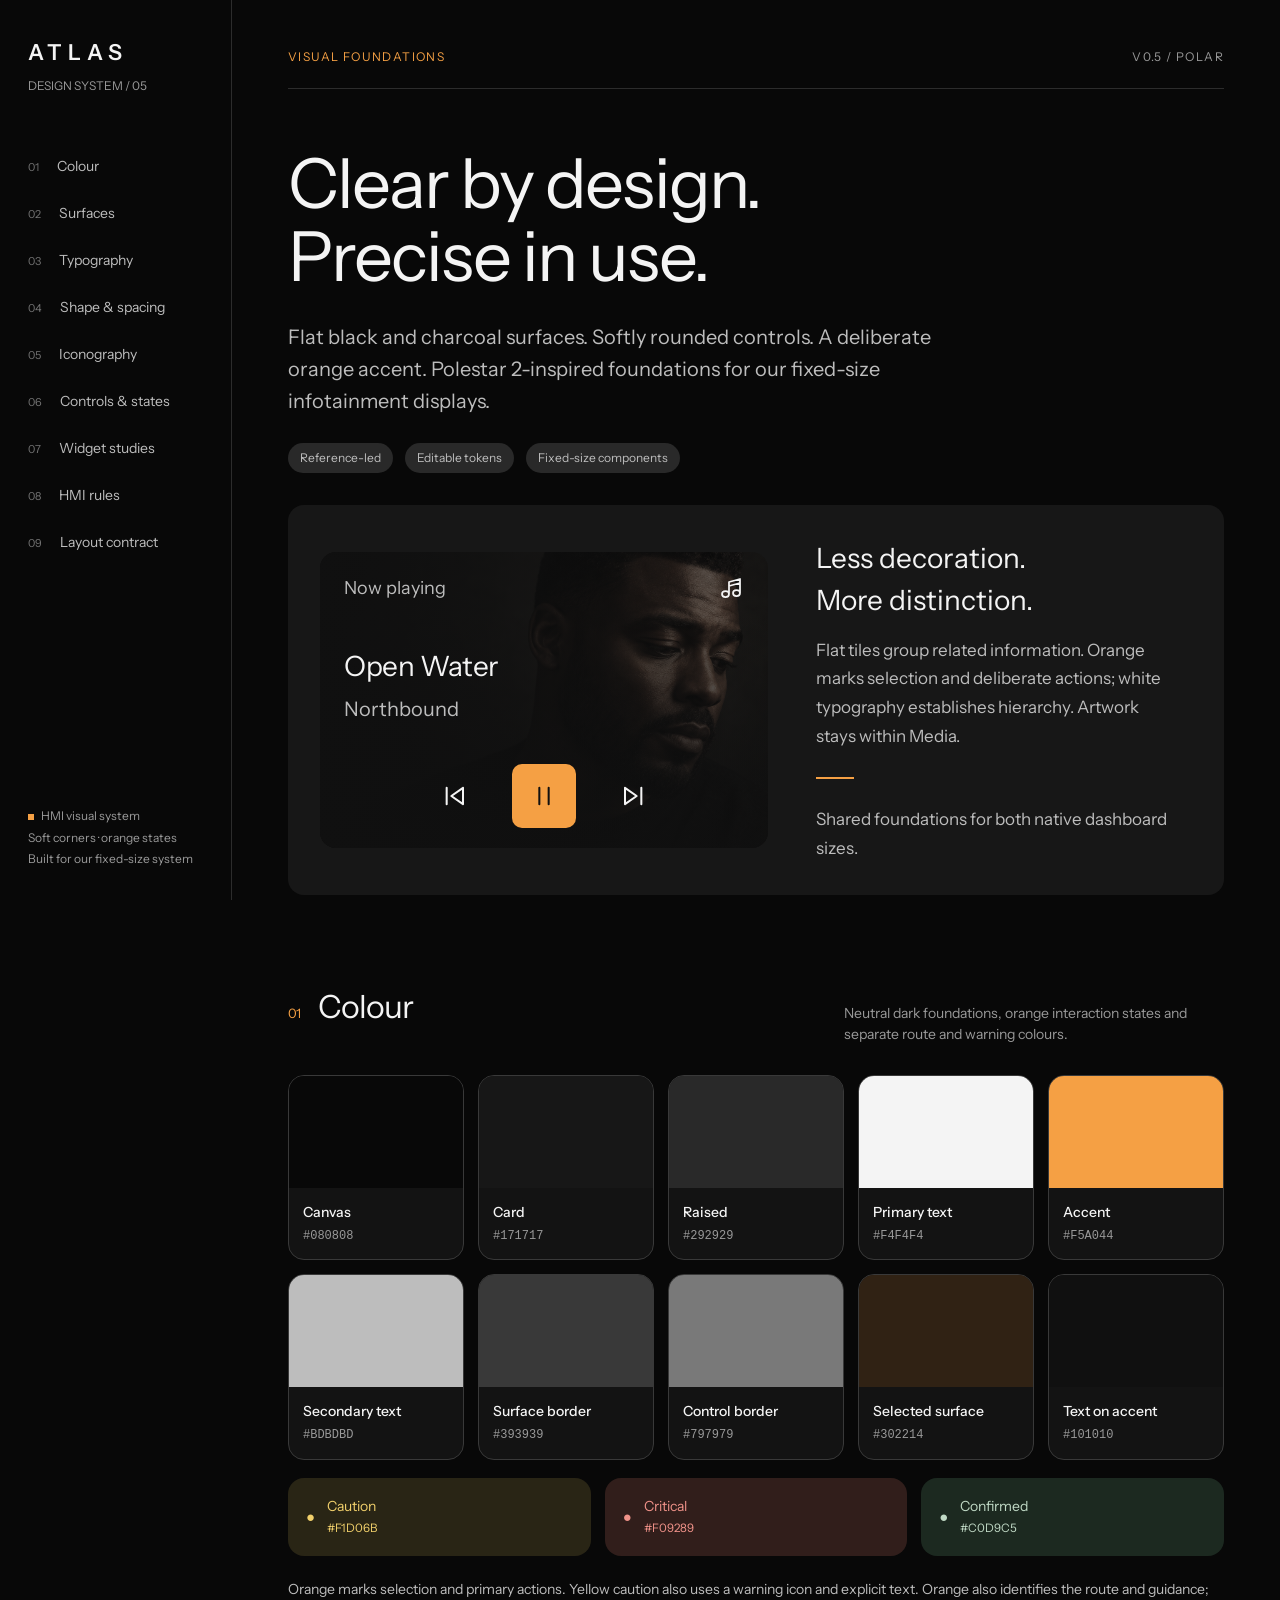
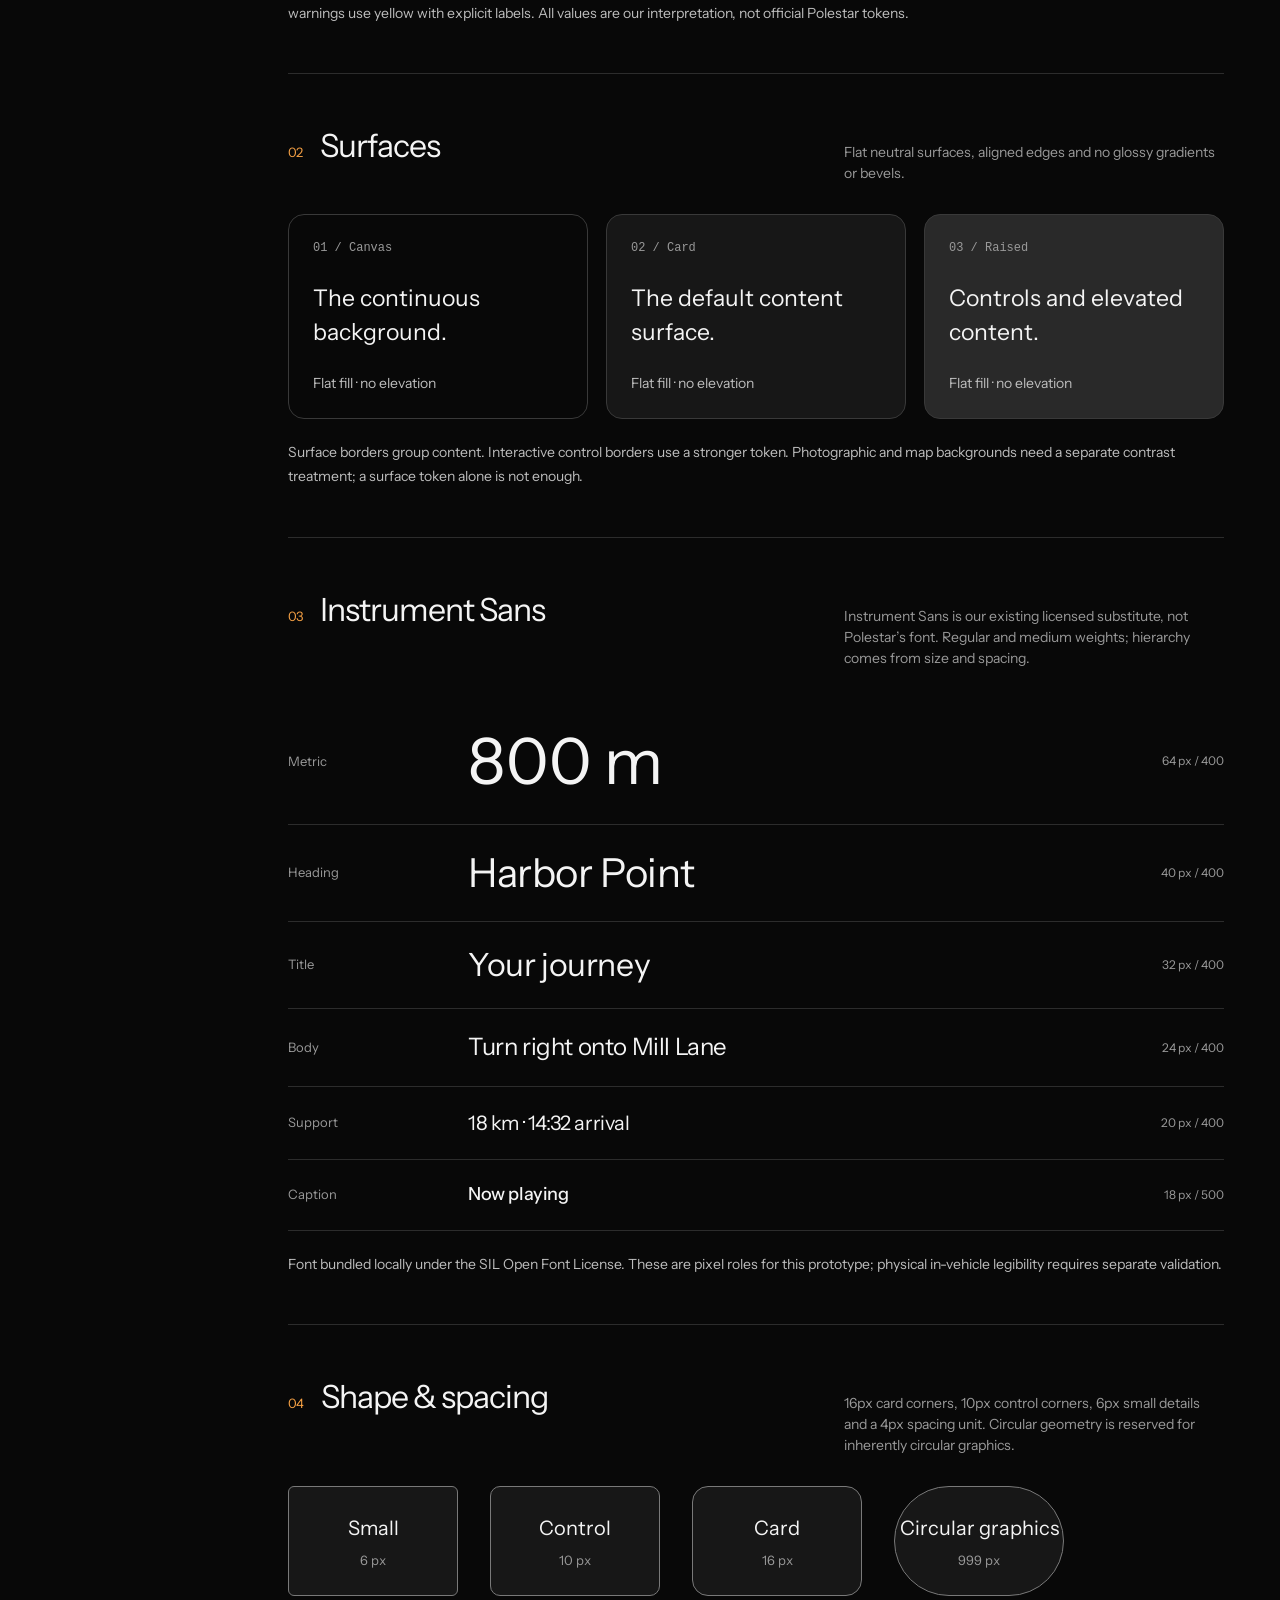
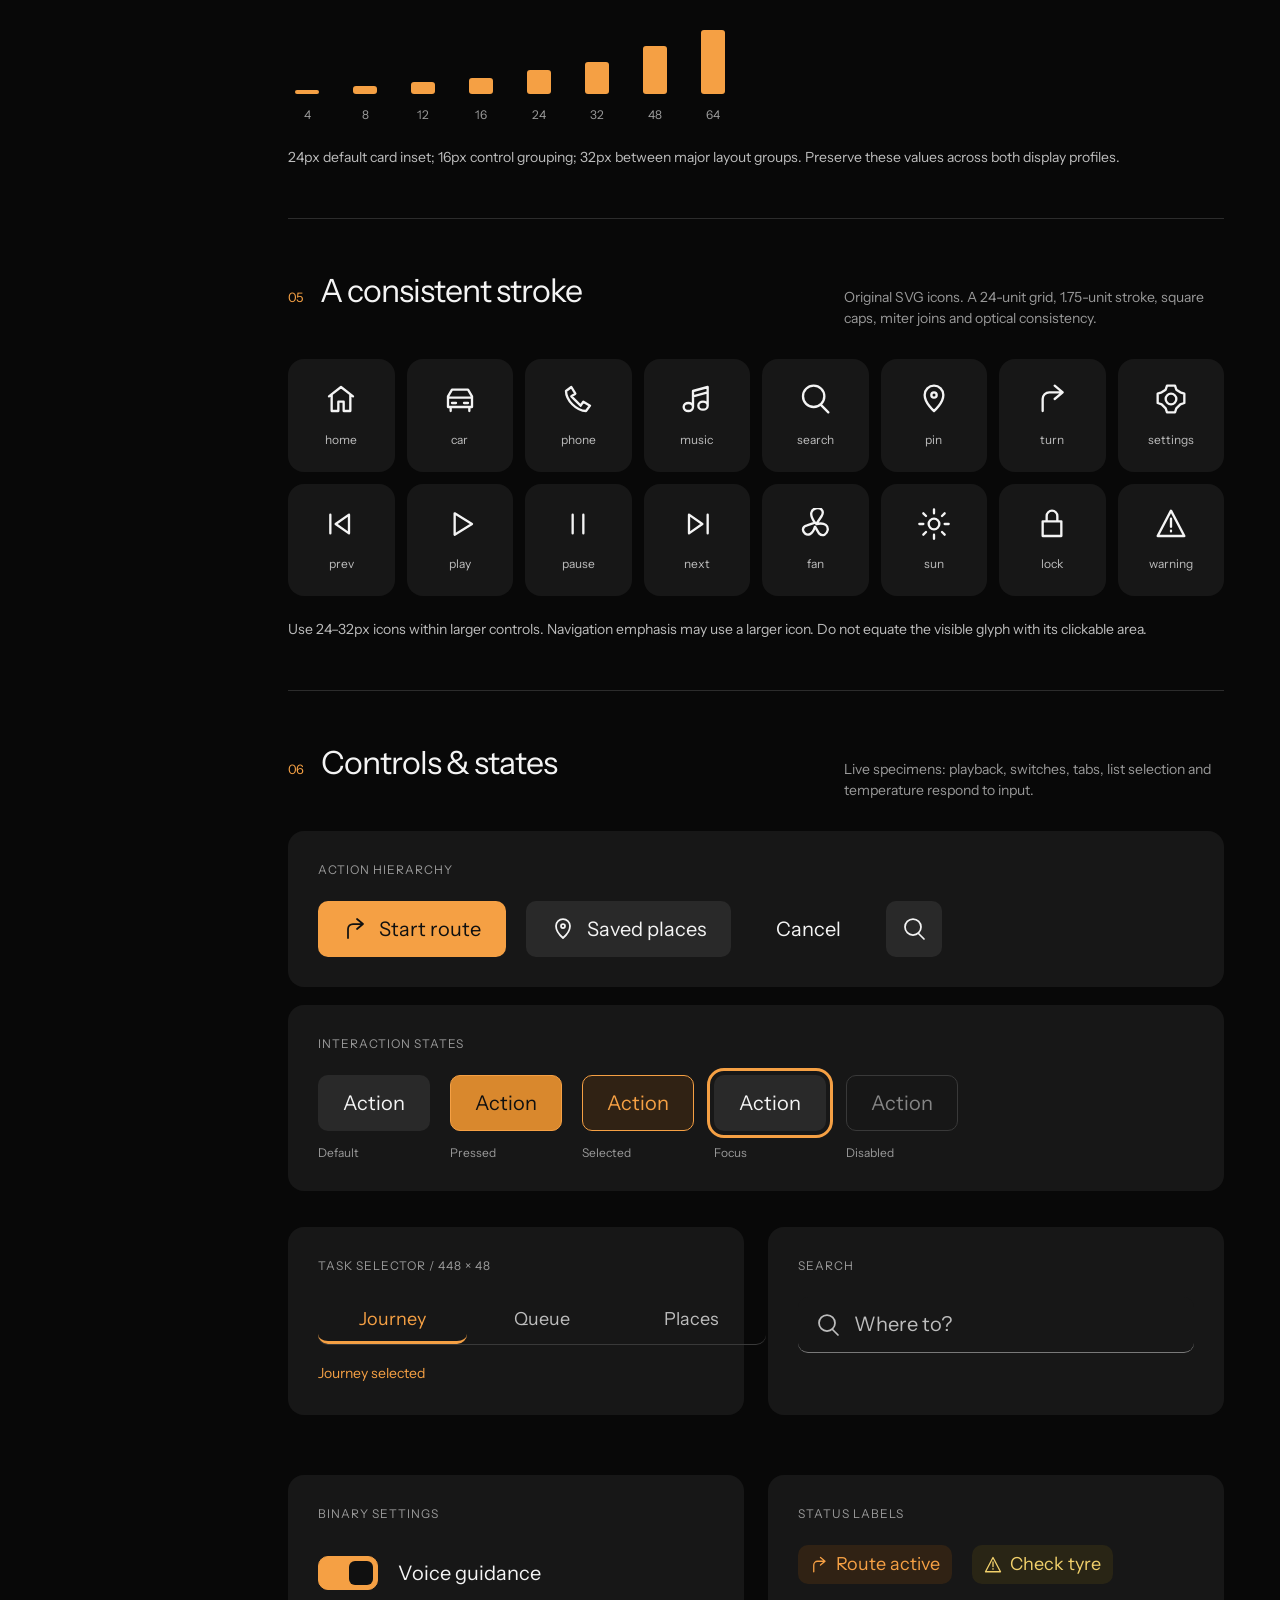
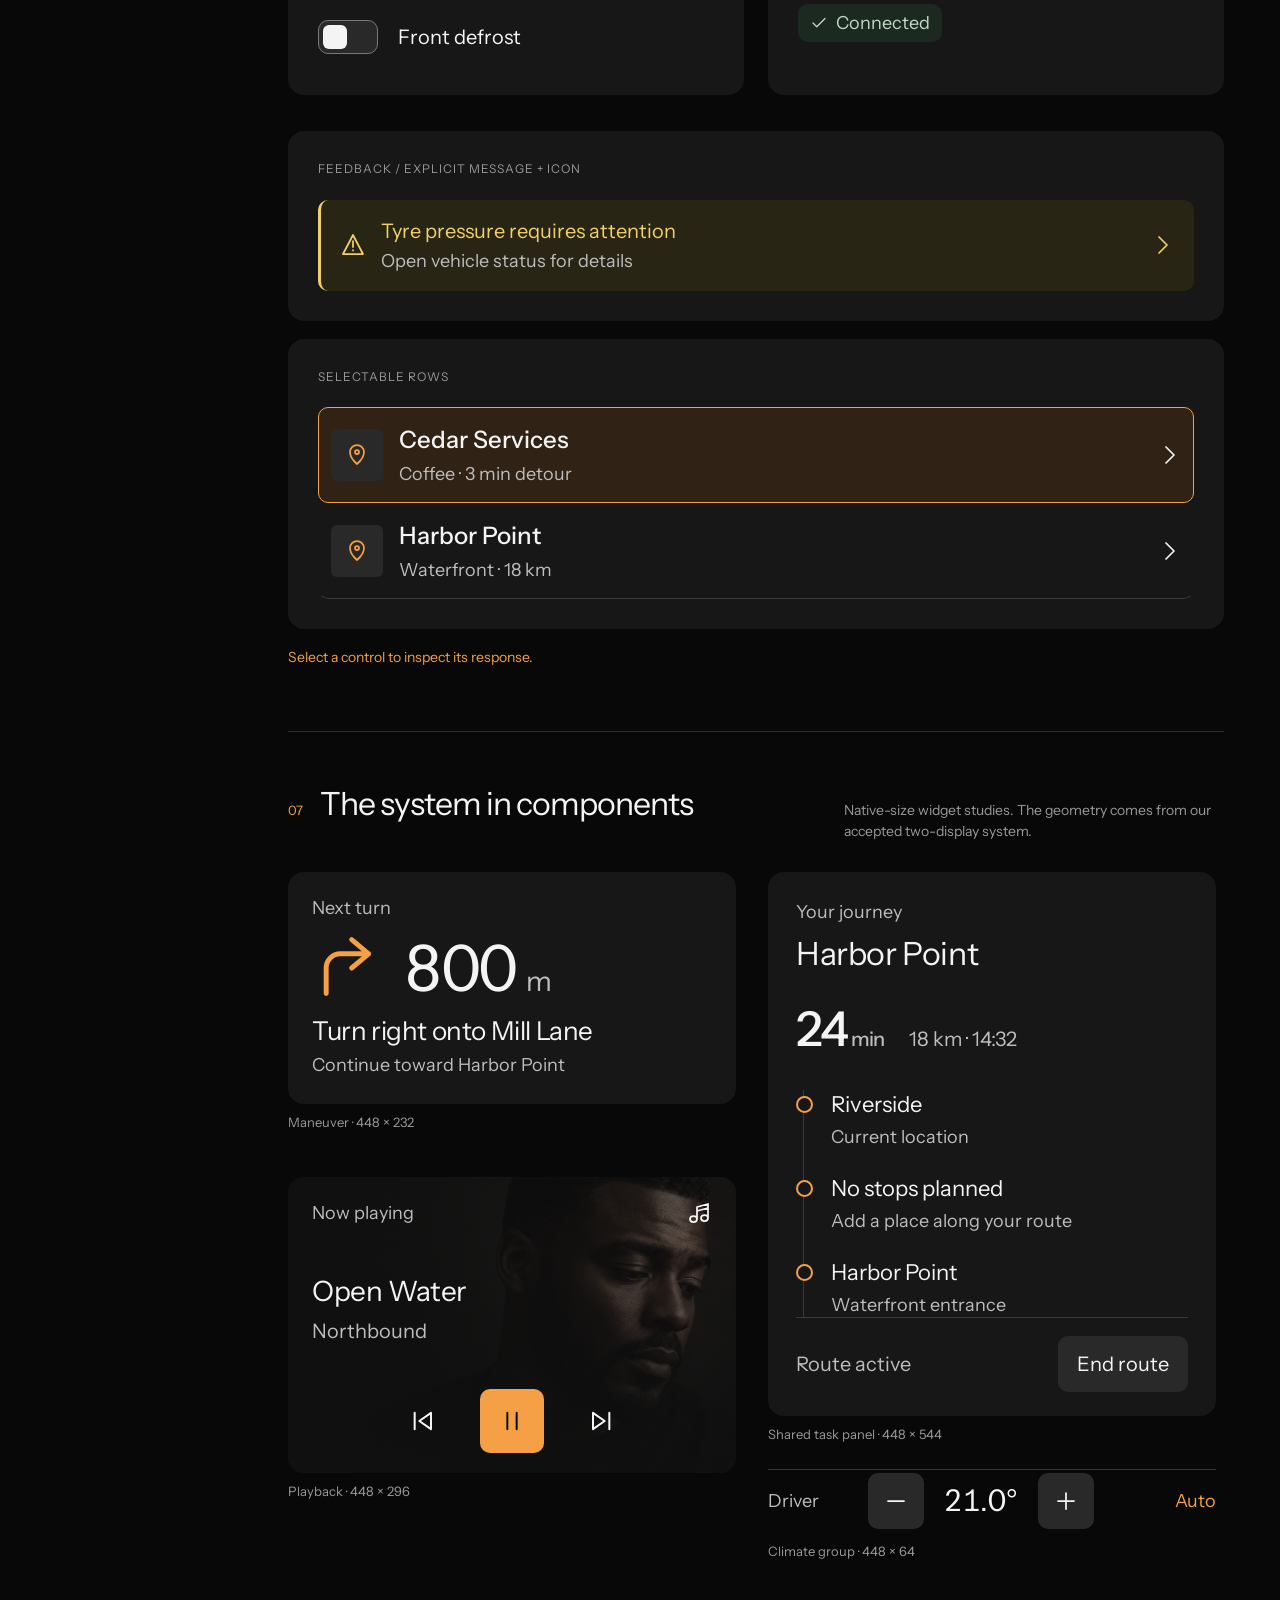
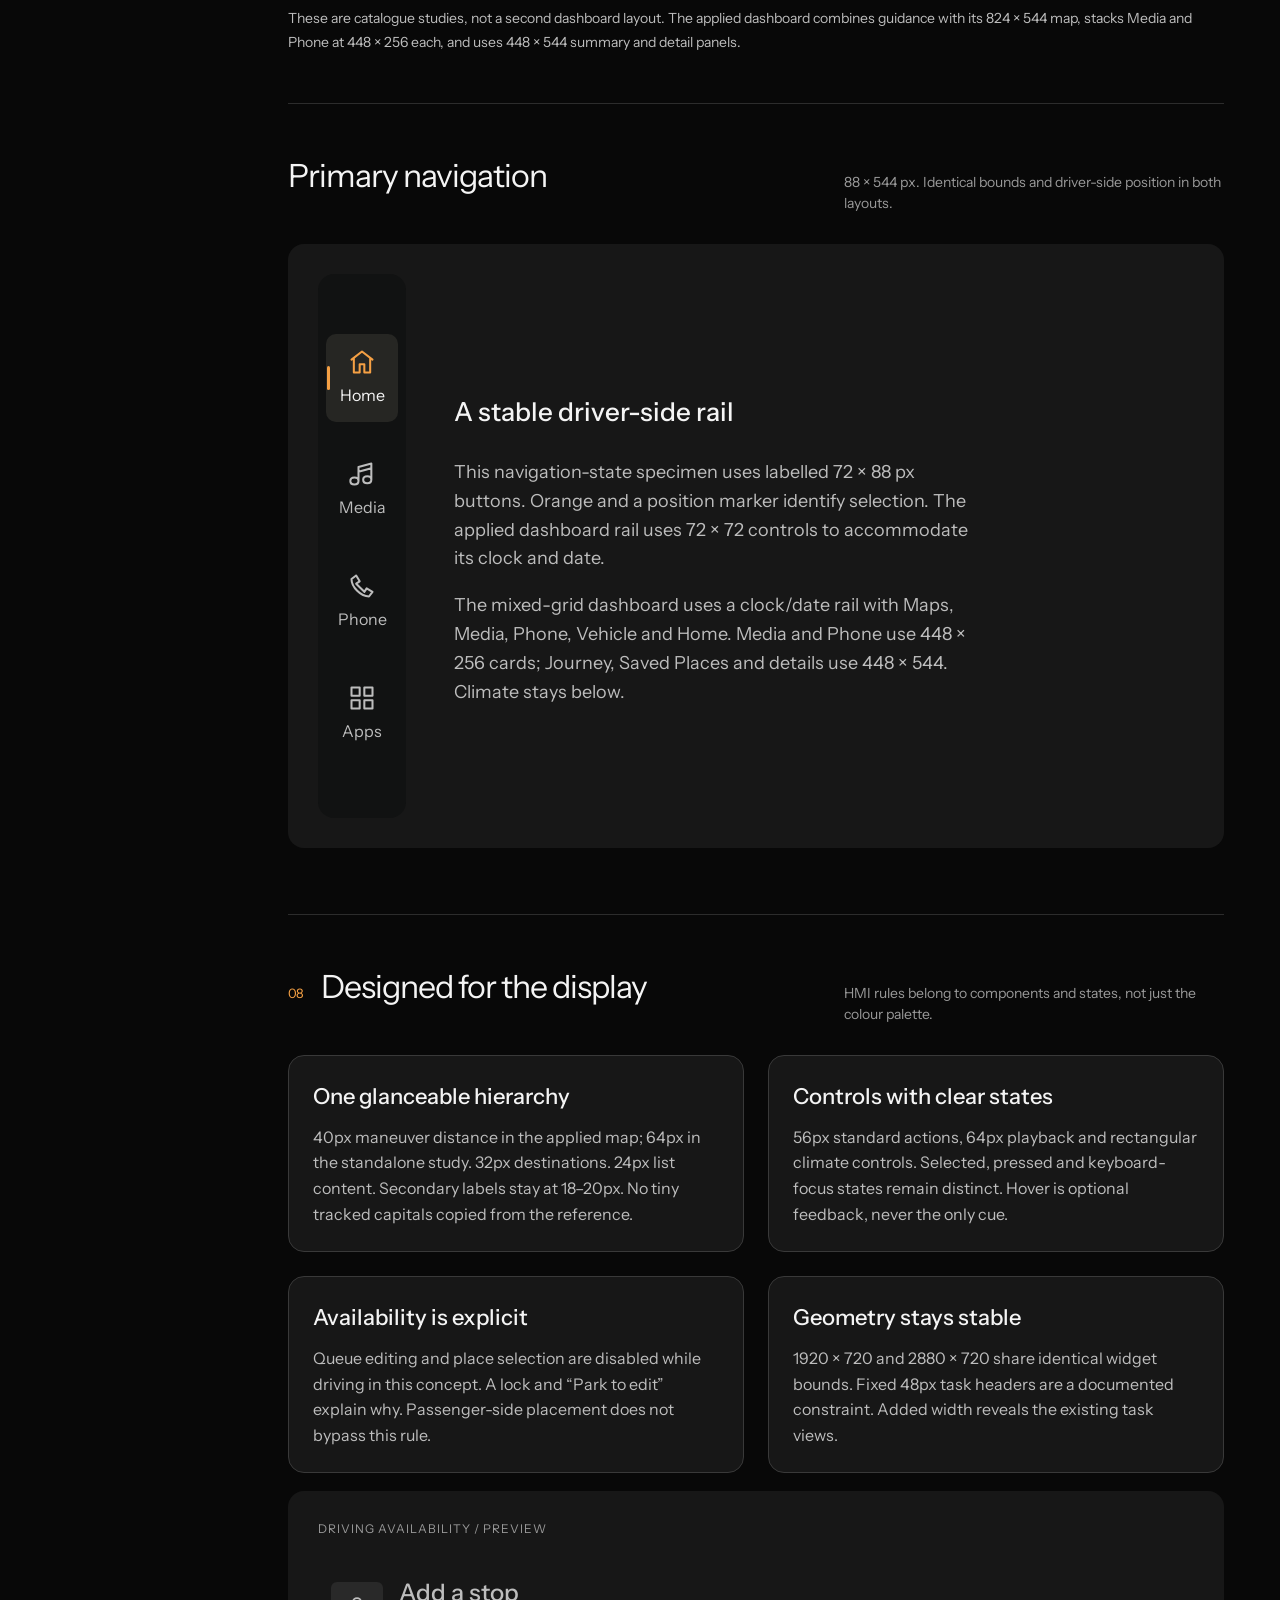
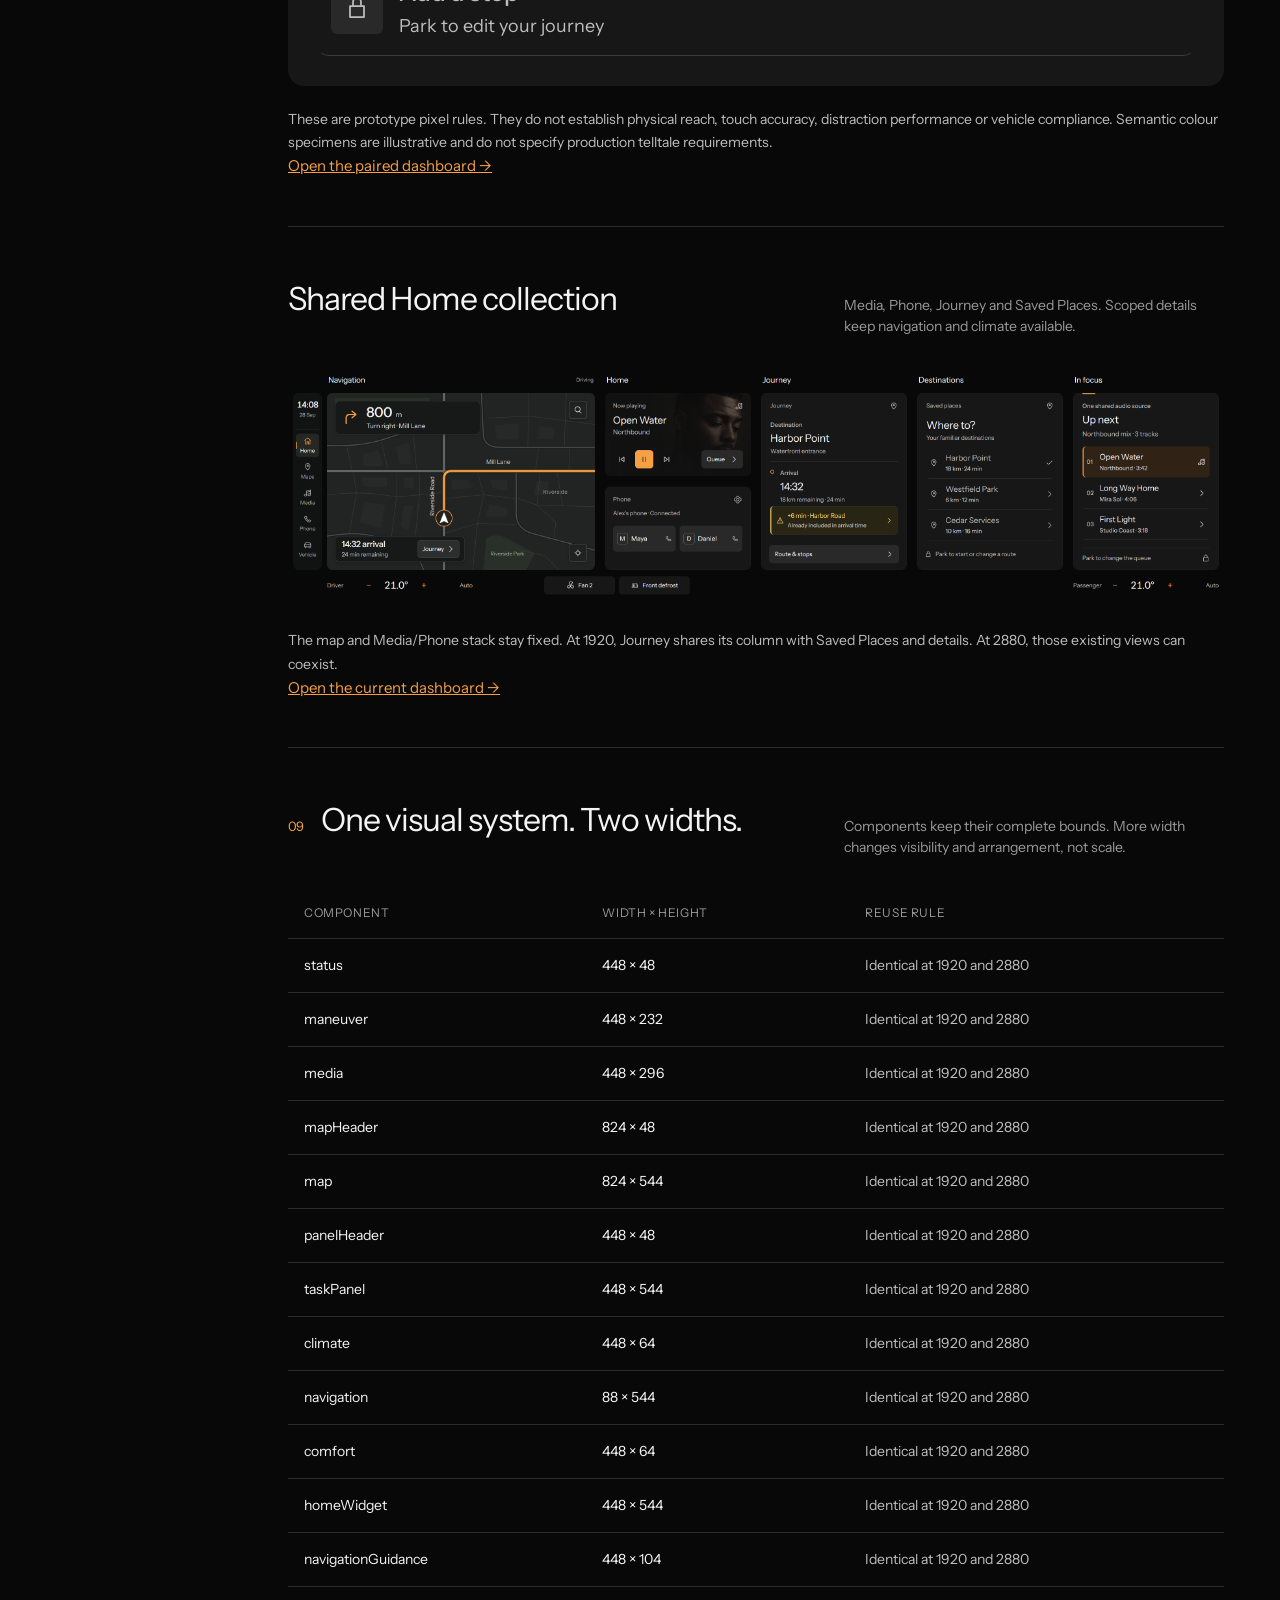
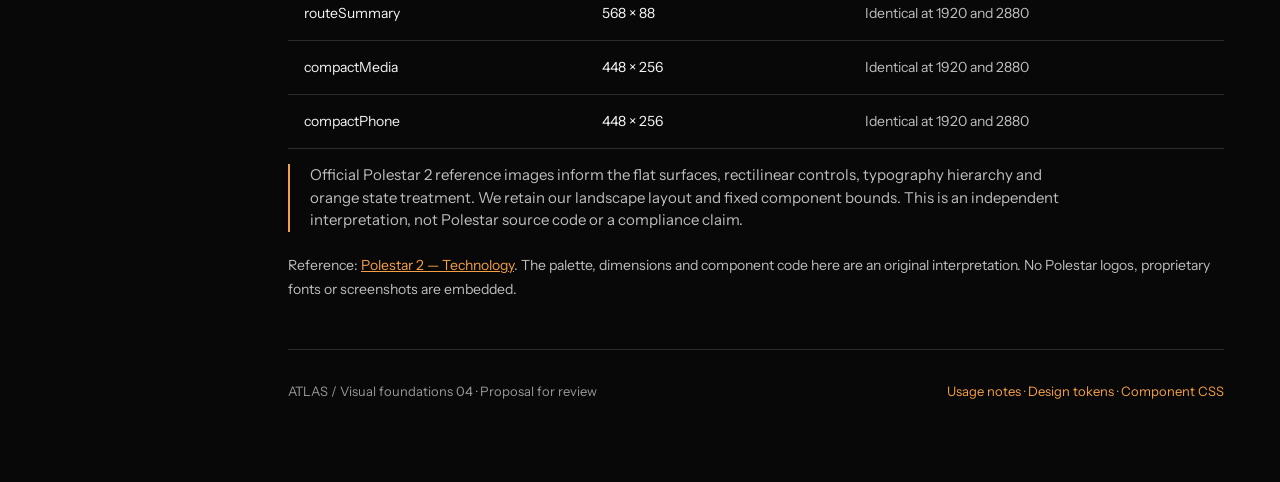
<file: atlas-design-system/index.html>
<!doctype html><html lang="en"><head><meta charset="utf-8"><meta name="viewport" content="width=device-width,initial-scale=1"><title>ATLAS / Polar HMI design system</title><link rel="stylesheet" href="polestar-tokens.css"><link rel="stylesheet" href="components.css"><link rel="stylesheet" href="showcase.css"><link rel="stylesheet" href="polestar.css"><link rel="stylesheet" href="polar-showcase.css"></head><body><aside class="side"><a href="#top" class="wordmark">ATLAS</a><div class="edition">DESIGN SYSTEM / 05</div><nav><a href="#colors"><span>01</span>Colour</a><a href="#surfaces"><span>02</span>Surfaces</a><a href="#type"><span>03</span>Typography</a><a href="#shape"><span>04</span>Shape & spacing</a><a href="#icons"><span>05</span>Iconography</a><a href="#controls"><span>06</span>Controls & states</a><a href="#widgets"><span>07</span>Widget studies</a><a href="#hmi"><span>08</span>HMI rules</a><a href="#contract"><span>09</span>Layout contract</a></nav><div class="side-foot"><i></i>HMI visual system<br>Soft corners · orange states<br>Built for our fixed-size system</div></aside><main id="top"><div class="topline"><span>Visual foundations</span><span>V0.5 / Polar</span></div><header class="hero"><h1>Clear by design.<br><span>Precise in use.</span></h1><p>Flat black and charcoal surfaces. Softly rounded controls. A deliberate orange accent. Polestar 2-inspired foundations for our fixed-size infotainment displays.</p><div class="hero-meta"><span class="pill">Reference-led</span><span class="pill">Editable tokens</span><span class="pill">Fixed-size components</span></div><div class="hero-preview"><div class="atlas"><article class="a-card a-media"><div class="a-media-head"><span class="a-label" data-now>Now playing</span><svg class="icon" viewBox="0 0 24 24" aria-hidden="true"><path d="M9 18V6l11-3v14M9 10l11-3M9 18c0 4-7 4-7 0s7-4 7 0m11-1c0 4-7 4-7 0s7-4 7 0"/></svg></div><div class="a-media-body"><img class="a-art" src="assets/northbound-portrait.png" alt="Original Northbound album portrait"><div class="a-media-copy"><h3 data-track>Open Water</h3><p data-artist>Northbound</p></div></div><div class="a-transport"><button class="a-button a-circle" data-action="prev" aria-label="Previous track"><svg class="icon" viewBox="0 0 24 24" aria-hidden="true"><path d="m18 5-10 7 10 7zM4 5v14"/></svg></button><button class="a-button a-button--primary a-circle" data-action="play" aria-label="Pause" aria-pressed="true"><svg class="icon" viewBox="0 0 24 24" aria-hidden="true"><path d="M8 5v14m8-14v14"/></svg></button><button class="a-button a-circle" data-action="next" aria-label="Next track"><svg class="icon" viewBox="0 0 24 24" aria-hidden="true"><path d="m6 5 10 7-10 7zM20 5v14"/></svg></button></div></article></div><div class="hero-notes"><h3>Less decoration.<br>More distinction.</h3><p>Flat tiles group related information. Orange marks selection and deliberate actions; white typography establishes hierarchy. Artwork stays within Media.</p><div class="mini-rule"></div><p>Shared foundations for both native dashboard sizes.</p></div></div></header><section id="colors"><div class="section-head"><h2><span class="section-no">01</span>Colour</h2><p>Neutral dark foundations, orange interaction states and separate route and warning colours.</p></div><div class="swatches"><div class="swatch"><div class="swatch-color" style="background:#080808"></div><div class="swatch-info"><strong>Canvas</strong><code>#080808</code></div></div><div class="swatch"><div class="swatch-color" style="background:var(--material-card)"></div><div class="swatch-info"><strong>Card</strong><code>#171717</code></div></div><div class="swatch"><div class="swatch-color" style="background:var(--material-control)"></div><div class="swatch-info"><strong>Raised</strong><code>#292929</code></div></div><div class="swatch"><div class="swatch-color" style="background:#F4F4F4"></div><div class="swatch-info"><strong>Primary text</strong><code>#F4F4F4</code></div></div><div class="swatch"><div class="swatch-color" style="background:#F5A044"></div><div class="swatch-info"><strong>Accent</strong><code>#F5A044</code></div></div><div class="swatch"><div class="swatch-color" style="background:#BDBDBD"></div><div class="swatch-info"><strong>Secondary text</strong><code>#BDBDBD</code></div></div><div class="swatch"><div class="swatch-color" style="background:#393939"></div><div class="swatch-info"><strong>Surface border</strong><code>#393939</code></div></div><div class="swatch"><div class="swatch-color" style="background:#797979"></div><div class="swatch-info"><strong>Control border</strong><code>#797979</code></div></div><div class="swatch"><div class="swatch-color" style="background:#302214"></div><div class="swatch-info"><strong>Selected surface</strong><code>#302214</code></div></div><div class="swatch"><div class="swatch-color" style="background:#101010"></div><div class="swatch-info"><strong>Text on accent</strong><code>#101010</code></div></div></div><div class="semantic-grid"><div class="semantic" style="color:#F1D06B;background:#292515"><strong>●</strong><span>Caution<br><small>#F1D06B</small></span></div><div class="semantic" style="color:#F09289;background:#311E1B"><strong>●</strong><span>Critical<br><small>#F09289</small></span></div><div class="semantic" style="color:#C0D9C5;background:#1C2920"><strong>●</strong><span>Confirmed<br><small>#C0D9C5</small></span></div></div><p class="notes">Orange marks selection and primary actions. Yellow caution also uses a warning icon and explicit text. Orange also identifies the route and guidance; warnings use yellow with explicit labels. All values are our interpretation, not official Polestar tokens.</p></section><section id="surfaces"><div class="section-head"><h2><span class="section-no">02</span>Surfaces</h2><p>Flat neutral surfaces, aligned edges and no glossy gradients or bevels.</p></div><div class="surface-grid"><div class="surface-demo" style="background:#080808"><code>01 / Canvas</code><strong>The continuous background.</strong><p>Flat fill · no elevation</p></div><div class="surface-demo" style="background:#171717"><code>02 / Card</code><strong>The default content surface.</strong><p>Flat fill · no elevation</p></div><div class="surface-demo" style="background:#292929"><code>03 / Raised</code><strong>Controls and elevated content.</strong><p>Flat fill · no elevation</p></div></div><p class="notes">Surface borders group content. Interactive control borders use a stronger token. Photographic and map backgrounds need a separate contrast treatment; a surface token alone is not enough.</p></section><section id="type"><div class="section-head"><h2><span class="section-no">03</span>Instrument Sans</h2><p>Instrument Sans is our existing licensed substitute, not Polestar’s font. Regular and medium weights; hierarchy comes from size and spacing.</p></div><div class="type-row"><div class="type-role">Metric</div><div class="type-sample" style="font-size:64px;font-weight:400;letter-spacing:-2px">800 m</div><div class="type-meta">64 px / 400</div></div><div class="type-row"><div class="type-role">Heading</div><div class="type-sample" style="font-size:40px;font-weight:400;letter-spacing:-.4px">Harbor Point</div><div class="type-meta">40 px / 400</div></div><div class="type-row"><div class="type-role">Title</div><div class="type-sample" style="font-size:32px;font-weight:400;letter-spacing:-.4px">Your journey</div><div class="type-meta">32 px / 400</div></div><div class="type-row"><div class="type-role">Body</div><div class="type-sample" style="font-size:24px;font-weight:400;letter-spacing:-.4px">Turn right onto Mill Lane</div><div class="type-meta">24 px / 400</div></div><div class="type-row"><div class="type-role">Support</div><div class="type-sample" style="font-size:20px;font-weight:400;letter-spacing:-.4px">18 km · 14:32 arrival</div><div class="type-meta">20 px / 400</div></div><div class="type-row"><div class="type-role">Caption</div><div class="type-sample" style="font-size:18px;font-weight:500;letter-spacing:-.4px">Now playing</div><div class="type-meta">18 px / 500</div></div><p class="notes">Font bundled locally under the SIL Open Font License. These are pixel roles for this prototype; physical in-vehicle legibility requires separate validation.</p></section><section id="shape"><div class="section-head"><h2><span class="section-no">04</span>Shape & spacing</h2><p>16px card corners, 10px control corners, 6px small details and a 4px spacing unit. Circular geometry is reserved for inherently circular graphics.</p></div><div class="shape-grid"><div class="shape" style="border-radius:6px">Small<small>6 px</small></div><div class="shape" style="border-radius:10px">Control<small>10 px</small></div><div class="shape" style="border-radius:16px">Card<small>16 px</small></div><div class="shape" style="border-radius:999px">Circular graphics<small>999 px</small></div></div><div class="spacing"><div class="space-item"><div class="space-bar" style="height:4px"></div><span>4</span></div><div class="space-item"><div class="space-bar" style="height:8px"></div><span>8</span></div><div class="space-item"><div class="space-bar" style="height:12px"></div><span>12</span></div><div class="space-item"><div class="space-bar" style="height:16px"></div><span>16</span></div><div class="space-item"><div class="space-bar" style="height:24px"></div><span>24</span></div><div class="space-item"><div class="space-bar" style="height:32px"></div><span>32</span></div><div class="space-item"><div class="space-bar" style="height:48px"></div><span>48</span></div><div class="space-item"><div class="space-bar" style="height:64px"></div><span>64</span></div></div><p class="notes">24px default card inset; 16px control grouping; 32px between major layout groups. Preserve these values across both display profiles.</p></section><section id="icons"><div class="section-head"><h2><span class="section-no">05</span>A consistent stroke</h2><p>Original SVG icons. A 24-unit grid, 1.75-unit stroke, square caps, miter joins and optical consistency.</p></div><div class="icon-grid atlas"><div class="icon-cell"><svg class="icon" viewBox="0 0 24 24" aria-hidden="true"><path d="M3 10 12 3l9 7M5 9v12h5v-7h4v7h5V9"/></svg><small>home</small></div><div class="icon-cell"><svg class="icon" viewBox="0 0 24 24" aria-hidden="true"><path d="M3 16v-6l3-5h12l3 5v8H3zM3 11h18M6 15h3m6 0h3M5 18v3m14-3v3"/></svg><small>car</small></div><div class="icon-cell"><svg class="icon" viewBox="0 0 24 24" aria-hidden="true"><path d="m7 3-4 3c0 7 8 15 15 15l3-4-5-3-2 3-7-7 3-2z"/></svg><small>phone</small></div><div class="icon-cell"><svg class="icon" viewBox="0 0 24 24" aria-hidden="true"><path d="M9 18V6l11-3v14M9 10l11-3M9 18c0 4-7 4-7 0s7-4 7 0m11-1c0 4-7 4-7 0s7-4 7 0"/></svg><small>music</small></div><div class="icon-cell"><svg class="icon" viewBox="0 0 24 24" aria-hidden="true"><path d="m17 17 5 5M19 10a8 8 0 1 1-16 0 8 8 0 0 1 16 0"/></svg><small>search</small></div><div class="icon-cell"><svg class="icon" viewBox="0 0 24 24" aria-hidden="true"><path d="M19 9c0 6-7 12-7 12S5 15 5 9a7 7 0 0 1 14 0zM14 9a2 2 0 1 1-4 0 2 2 0 0 1 4 0"/></svg><small>pin</small></div><div class="icon-cell"><svg class="icon" viewBox="0 0 24 24" aria-hidden="true"><path d="M5 21V12a5 5 0 0 1 5-5h10m-6-5 6 5-6 5"/></svg><small>turn</small></div><div class="icon-cell"><svg class="icon" viewBox="0 0 24 24" aria-hidden="true"><path d="m9 2 6 0 1 3 3 2 3 1v7l-3 1-3 3-1 3H9l-1-3-3-3-3-1V8l3-1 3-2zM16 12a4 4 0 1 1-8 0 4 4 0 0 1 8 0"/></svg><small>settings</small></div><div class="icon-cell"><svg class="icon" viewBox="0 0 24 24" aria-hidden="true"><path d="m18 5-10 7 10 7zM4 5v14"/></svg><small>prev</small></div><div class="icon-cell"><svg class="icon" viewBox="0 0 24 24" aria-hidden="true"><path d="m8 4 13 8-13 8z"/></svg><small>play</small></div><div class="icon-cell"><svg class="icon" viewBox="0 0 24 24" aria-hidden="true"><path d="M8 5v14m8-14v14"/></svg><small>pause</small></div><div class="icon-cell"><svg class="icon" viewBox="0 0 24 24" aria-hidden="true"><path d="m6 5 10 7-10 7zM20 5v14"/></svg><small>next</small></div><div class="icon-cell"><svg class="icon" viewBox="0 0 24 24" aria-hidden="true"><path d="M12 11C2-2 22-3 17 6l-4 6c14-3 8 13 2 7l-3-5c-4 13-14 1-6-1z"/></svg><small>fan</small></div><div class="icon-cell"><svg class="icon" viewBox="0 0 24 24" aria-hidden="true"><path d="M16 12a4 4 0 1 1-8 0 4 4 0 0 1 8 0M12 1v3m0 16v3M1 12h3m16 0h3M4 4l2 2m12 12 2 2M4 20l2-2M18 6l2-2"/></svg><small>sun</small></div><div class="icon-cell"><svg class="icon" viewBox="0 0 24 24" aria-hidden="true"><path d="M5 10h14v11H5zM8 10V6a4 4 0 0 1 8 0v4"/></svg><small>lock</small></div><div class="icon-cell"><svg class="icon" viewBox="0 0 24 24" aria-hidden="true"><path d="m12 2 10 19H2zM12 8v6m0 3v.5"/></svg><small>warning</small></div></div><p class="notes">Use 24–32px icons within larger controls. Navigation emphasis may use a larger icon. Do not equate the visible glyph with its clickable area.</p></section><section id="controls"><div class="section-head"><h2><span class="section-no">06</span>Controls & states</h2><p>Live specimens: playback, switches, tabs, list selection and temperature respond to input.</p></div><div class="specimen"><div class="specimen-title">Action hierarchy</div><div class="specimen-row atlas"><button class="a-button a-button--primary" data-demo="Route action selected"><svg class="icon" viewBox="0 0 24 24" aria-hidden="true"><path d="M5 21V12a5 5 0 0 1 5-5h10m-6-5 6 5-6 5"/></svg>Start route</button><button class="a-button " data-demo="Saved places selected"><svg class="icon" viewBox="0 0 24 24" aria-hidden="true"><path d="M19 9c0 6-7 12-7 12S5 15 5 9a7 7 0 0 1 14 0zM14 9a2 2 0 1 1-4 0 2 2 0 0 1 4 0"/></svg>Saved places</button><button class="a-button a-button--quiet" data-demo="Action cancelled">Cancel</button><button class="a-button a-icon-button a-circle" aria-label="Search" data-demo="Search selected"><svg class="icon" viewBox="0 0 24 24" aria-hidden="true"><path d="m17 17 5 5M19 10a8 8 0 1 1-16 0 8 8 0 0 1 16 0"/></svg></button></div></div><div class="specimen"><div class="specimen-title">Interaction states</div><div class="specimen-row atlas"><div class="state-item"><button class="a-button "  data-demo="Default specimen selected">Action</button><small>Default</small></div><div class="state-item"><button class="a-button is-pressed"  data-demo="Pressed specimen selected">Action</button><small>Pressed</small></div><div class="state-item"><button class="a-button a-button--selected" aria-pressed="true" data-demo="Selected specimen selected">Action</button><small>Selected</small></div><div class="state-item"><button class="a-button is-focus"  data-demo="Focus specimen selected">Action</button><small>Focus</small></div><div class="state-item"><button class="a-button " disabled data-demo="Disabled specimen selected">Action</button><small>Disabled</small></div></div></div><div class="control-two"><div class="specimen"><div class="specimen-title">Task selector / 448 × 48</div><div class="atlas"><div class="a-tabs" role="tablist" aria-label="Shared task panels"><button role="tab" id="tab-0" aria-controls="tab-example" aria-selected="true" tabindex="0">Journey</button><button role="tab" id="tab-1" aria-controls="tab-example" aria-selected="false" tabindex="-1">Queue</button><button role="tab" id="tab-2" aria-controls="tab-example" aria-selected="false" tabindex="-1">Places</button></div></div><div id="tab-example" role="tabpanel" aria-labelledby="tab-0" class="feedback">Journey selected</div></div><div class="specimen"><div class="specimen-title">Search</div><label class="a-field atlas"><svg class="icon" viewBox="0 0 24 24" aria-hidden="true"><path d="m17 17 5 5M19 10a8 8 0 1 1-16 0 8 8 0 0 1 16 0"/></svg><input placeholder="Where to?" aria-label="Search saved places"></label></div><div class="specimen"><div class="specimen-title">Binary settings</div><div class="switches atlas"><button class="a-switch" role="switch" aria-checked="true" aria-label="Voice guidance"><span class="a-switch-track"><span class="a-switch-knob"></span></span>Voice guidance</button><button class="a-switch" role="switch" aria-checked="false" aria-label="Front defrost"><span class="a-switch-track"><span class="a-switch-knob"></span></span>Front defrost</button></div></div><div class="specimen"><div class="specimen-title">Status labels</div><div class="specimen-row atlas"><span class="a-chip a-chip--accent"><svg class="icon" viewBox="0 0 24 24" aria-hidden="true"><path d="M5 21V12a5 5 0 0 1 5-5h10m-6-5 6 5-6 5"/></svg>Route active</span><span class="a-chip a-chip--warning"><svg class="icon" viewBox="0 0 24 24" aria-hidden="true"><path d="m12 2 10 19H2zM12 8v6m0 3v.5"/></svg>Check tyre</span><span class="a-chip a-chip--success"><svg class="icon" viewBox="0 0 24 24" aria-hidden="true"><path d="m4 12 5 5L20 6"/></svg>Connected</span></div></div></div><div class="specimen atlas"><div class="specimen-title">Feedback / Explicit message + icon</div><div class="a-alert"><svg class="icon" viewBox="0 0 24 24" aria-hidden="true"><path d="m12 2 10 19H2zM12 8v6m0 3v.5"/></svg><div>Tyre pressure requires attention<small>Open vehicle status for details</small></div><svg class="icon" viewBox="0 0 24 24" aria-hidden="true"><path d="m9 4 8 8-8 8"/></svg></div></div><div class="specimen atlas"><div class="specimen-title">Selectable rows</div><button class="a-row" aria-current="true"><span class="a-row-art"><svg class="icon" viewBox="0 0 24 24" aria-hidden="true"><path d="M19 9c0 6-7 12-7 12S5 15 5 9a7 7 0 0 1 14 0zM14 9a2 2 0 1 1-4 0 2 2 0 0 1 4 0"/></svg></span><span class="a-row-text"><strong>Cedar Services</strong><small>Coffee · 3 min detour</small></span><svg class="icon" viewBox="0 0 24 24" aria-hidden="true"><path d="m9 4 8 8-8 8"/></svg></button><button class="a-row" aria-current="false"><span class="a-row-art"><svg class="icon" viewBox="0 0 24 24" aria-hidden="true"><path d="M19 9c0 6-7 12-7 12S5 15 5 9a7 7 0 0 1 14 0zM14 9a2 2 0 1 1-4 0 2 2 0 0 1 4 0"/></svg></span><span class="a-row-text"><strong>Harbor Point</strong><small>Waterfront · 18 km</small></span><svg class="icon" viewBox="0 0 24 24" aria-hidden="true"><path d="m9 4 8 8-8 8"/></svg></button></div><p class="feedback" id="feedback" role="status" aria-live="polite">Select a control to inspect its response.</p></section><section id="widgets"><div class="section-head"><h2><span class="section-no">07</span>The system in components</h2><p>Native-size widget studies. The geometry comes from our accepted two-display system.</p></div><div class="widget-grid atlas"><div class="widget-stack"><div><article class="a-card a-maneuver"><div class="a-label">Next turn</div><div class="a-maneuver-content"><svg class="icon" viewBox="0 0 24 24" aria-hidden="true"><path d="M5 21V12a5 5 0 0 1 5-5h10m-6-5 6 5-6 5"/></svg><div class="a-metric">800<span>m</span></div></div><h3>Turn right onto Mill Lane</h3><div class="a-support">Continue toward Harbor Point</div></article><p class="widget-caption">Maneuver · 448 × 232</p></div><div><article class="a-card a-media"><div class="a-media-head"><span class="a-label" data-now>Now playing</span><svg class="icon" viewBox="0 0 24 24" aria-hidden="true"><path d="M9 18V6l11-3v14M9 10l11-3M9 18c0 4-7 4-7 0s7-4 7 0m11-1c0 4-7 4-7 0s7-4 7 0"/></svg></div><div class="a-media-body"><img class="a-art" src="assets/northbound-portrait.png" alt="Original Northbound album portrait"><div class="a-media-copy"><h3 data-track>Open Water</h3><p data-artist>Northbound</p></div></div><div class="a-transport"><button class="a-button a-circle" data-action="prev" aria-label="Previous track"><svg class="icon" viewBox="0 0 24 24" aria-hidden="true"><path d="m18 5-10 7 10 7zM4 5v14"/></svg></button><button class="a-button a-button--primary a-circle" data-action="play" aria-label="Pause" aria-pressed="true"><svg class="icon" viewBox="0 0 24 24" aria-hidden="true"><path d="M8 5v14m8-14v14"/></svg></button><button class="a-button a-circle" data-action="next" aria-label="Next track"><svg class="icon" viewBox="0 0 24 24" aria-hidden="true"><path d="m6 5 10 7-10 7zM20 5v14"/></svg></button></div></article><p class="widget-caption">Playback · 448 × 296</p></div></div><div><article class="a-card a-journey"><div class="a-label">Your journey</div><h3 class="a-title">Harbor Point</h3><div class="a-journey-stats"><strong>24<span> min</span></strong><span>18 km · 14:32</span></div><div class="a-timeline"><div>Riverside<small>Current location</small></div><div>No stops planned<small>Add a place along your route</small></div><div>Harbor Point<small>Waterfront entrance</small></div></div><div class="a-journey-foot"><span class="a-support">Route active</span><button class="a-button " data-action="route">End route</button></div></article><p class="widget-caption">Shared task panel · 448 × 544</p><div class="a-climate"><span class="a-label">Driver</span><button class="a-button a-icon-button a-circle" data-action="cool" aria-label="Decrease temperature"><svg class="icon" viewBox="0 0 24 24" aria-hidden="true"><path d="M4 12h16"/></svg></button><output data-temp aria-live="polite">21.0°</output><button class="a-button a-icon-button a-circle" data-action="warm" aria-label="Increase temperature"><svg class="icon" viewBox="0 0 24 24" aria-hidden="true"><path d="M12 4v16M4 12h16"/></svg></button><span class="auto">Auto</span></div><p class="widget-caption">Climate group · 448 × 64</p></div></div><p class="notes">These are catalogue studies, not a second dashboard layout. The applied dashboard combines guidance with its 824 × 544 map, stacks Media and Phone at 448 × 256 each, and uses 448 × 544 summary and detail panels.</p></section><section id="navigation"><div class="section-head"><h2>Primary navigation</h2><p>88 × 544 px. Identical bounds and driver-side position in both layouts.</p></div><div class="specimen navigation-study"><div class="atlas"><nav class="a-nav" aria-label="Primary navigation"><button data-action="home" aria-label="Home" aria-current="page"><svg class="icon" viewBox="0 0 24 24" aria-hidden="true"><path d="M3 10 12 3l9 7M5 9v12h5v-7h4v7h5V9"/></svg><span>Home</span></button><button data-action="tool-media" aria-label="Media" ><svg class="icon" viewBox="0 0 24 24" aria-hidden="true"><path d="M9 18V6l11-3v14M9 10l11-3M9 18c0 4-7 4-7 0s7-4 7 0m11-1c0 4-7 4-7 0s7-4 7 0"/></svg><span>Media</span></button><button data-action="tool-phone" aria-label="Phone" ><svg class="icon" viewBox="0 0 24 24" aria-hidden="true"><path d="m7 3-4 3c0 7 8 15 15 15l3-4-5-3-2 3-7-7 3-2z"/></svg><span>Phone</span></button><button data-action="tool-apps" aria-label="Applications" ><svg class="icon" viewBox="0 0 24 24" aria-hidden="true"><path d="M3 3h7v7H3zM14 3h7v7h-7zM3 14h7v7H3zM14 14h7v7h-7z"/></svg><span>Apps</span></button></nav></div><div><h3>A stable driver-side rail</h3><p>This navigation-state specimen uses labelled 72 × 88 px buttons. Orange and a position marker identify selection. The applied dashboard rail uses 72 × 72 controls to accommodate its clock and date.</p><p>The mixed-grid dashboard uses a clock/date rail with Maps, Media, Phone, Vehicle and Home. Media and Phone use 448 × 256 cards; Journey, Saved Places and details use 448 × 544. Climate stays below.</p></div></div></section><section id="hmi"><div class="section-head"><h2><span class="section-no">08</span>Designed for the display</h2><p>HMI rules belong to components and states, not just the colour palette.</p></div><div class="hmi-rules"><article><h3>One glanceable hierarchy</h3><p>40px maneuver distance in the applied map; 64px in the standalone study. 32px destinations. 24px list content. Secondary labels stay at 18–20px. No tiny tracked capitals copied from the reference.</p></article><article><h3>Controls with clear states</h3><p>56px standard actions, 64px playback and rectangular climate controls. Selected, pressed and keyboard-focus states remain distinct. Hover is optional feedback, never the only cue.</p></article><article><h3>Availability is explicit</h3><p>Queue editing and place selection are disabled while driving in this concept. A lock and “Park to edit” explain why. Passenger-side placement does not bypass this rule.</p></article><article><h3>Geometry stays stable</h3><p>1920 × 720 and 2880 × 720 share identical widget bounds. Fixed 48px task headers are a documented constraint. Added width reveals the existing task views.</p></article></div><div class="specimen atlas"><div class="specimen-title">Driving availability / Preview</div><button class="a-row" disabled><span class="a-row-art"><svg class="icon" viewBox="0 0 24 24" aria-hidden="true"><path d="M5 10h14v11H5zM8 10V6a4 4 0 0 1 8 0v4"/></svg></span><span class="a-row-text"><strong>Add a stop</strong><small>Park to edit your journey</small></span></button></div><p class="notes">These are prototype pixel rules. They do not establish physical reach, touch accuracy, distraction performance or vehicle compliance. Semantic colour specimens are illustrative and do not specify production telltale requirements.</p><a class="source-link" href="../final-proposal/mixed-grid.html">Open the paired dashboard →</a></section><section id="applied-home"><div class="section-head"><h2>Shared Home collection</h2><p>Media, Phone, Journey and Saved Places. Scoped details keep navigation and climate available.</p></div><img src="../final-proposal/polar-home-2880.png" alt="Current Navigation, Media, Phone, Journey and Saved Places dashboard" style="width:100%;height:auto;border-radius:12px"><p class="notes">The map and Media/Phone stack stay fixed. At 1920, Journey shares its column with Saved Places and details. At 2880, those existing views can coexist.</p><a class="source-link" href="../final-proposal/mixed-grid.html">Open the current dashboard →</a></section><section id="contract"><div class="section-head"><h2><span class="section-no">09</span>One visual system. Two widths.</h2><p>Components keep their complete bounds. More width changes visibility and arrangement, not scale.</p></div><div class="table-wrap"><table><thead><tr><th>Component</th><th>Width × height</th><th>Reuse rule</th></tr></thead><tbody><tr><td>status</td><td>448 × 48</td><td>Identical at 1920 and 2880</td></tr><tr><td>maneuver</td><td>448 × 232</td><td>Identical at 1920 and 2880</td></tr><tr><td>media</td><td>448 × 296</td><td>Identical at 1920 and 2880</td></tr><tr><td>mapHeader</td><td>824 × 48</td><td>Identical at 1920 and 2880</td></tr><tr><td>map</td><td>824 × 544</td><td>Identical at 1920 and 2880</td></tr><tr><td>panelHeader</td><td>448 × 48</td><td>Identical at 1920 and 2880</td></tr><tr><td>taskPanel</td><td>448 × 544</td><td>Identical at 1920 and 2880</td></tr><tr><td>climate</td><td>448 × 64</td><td>Identical at 1920 and 2880</td></tr><tr><td>navigation</td><td>88 × 544</td><td>Identical at 1920 and 2880</td></tr><tr><td>comfort</td><td>448 × 64</td><td>Identical at 1920 and 2880</td></tr><tr><td>homeWidget</td><td>448 × 544</td><td>Identical at 1920 and 2880</td></tr><tr><td>navigationGuidance</td><td>448 × 104</td><td>Identical at 1920 and 2880</td></tr><tr><td>routeSummary</td><td>568 × 88</td><td>Identical at 1920 and 2880</td></tr><tr><td>compactMedia</td><td>448 × 256</td><td>Identical at 1920 and 2880</td></tr><tr><td>compactPhone</td><td>448 × 256</td><td>Identical at 1920 and 2880</td></tr></tbody></table></div><p class="note-box">Official Polestar 2 reference images inform the flat surfaces, rectilinear controls, typography hierarchy and orange state treatment. We retain our landscape layout and fixed component bounds. This is an independent interpretation, not Polestar source code or a compliance claim.</p><p class="notes">Reference: <a class="source-link" href="https://www.polestar.com/uk/polestar-2/technology/#technology" target="_blank" rel="noopener">Polestar 2 — Technology</a>. The palette, dimensions and component code here are an original interpretation. No Polestar logos, proprietary fonts or screenshots are embedded.</p></section><footer class="bottom"><span>ATLAS / Visual foundations 04 · Proposal for review</span><div><a href="README.md">Usage notes</a> · <a href="polestar-tokens.json">Design tokens</a> · <a href="polestar.css">Component CSS</a></div></footer></main><script src="library.js"></script><script src="showcase.js"></script></body></html>
</file>
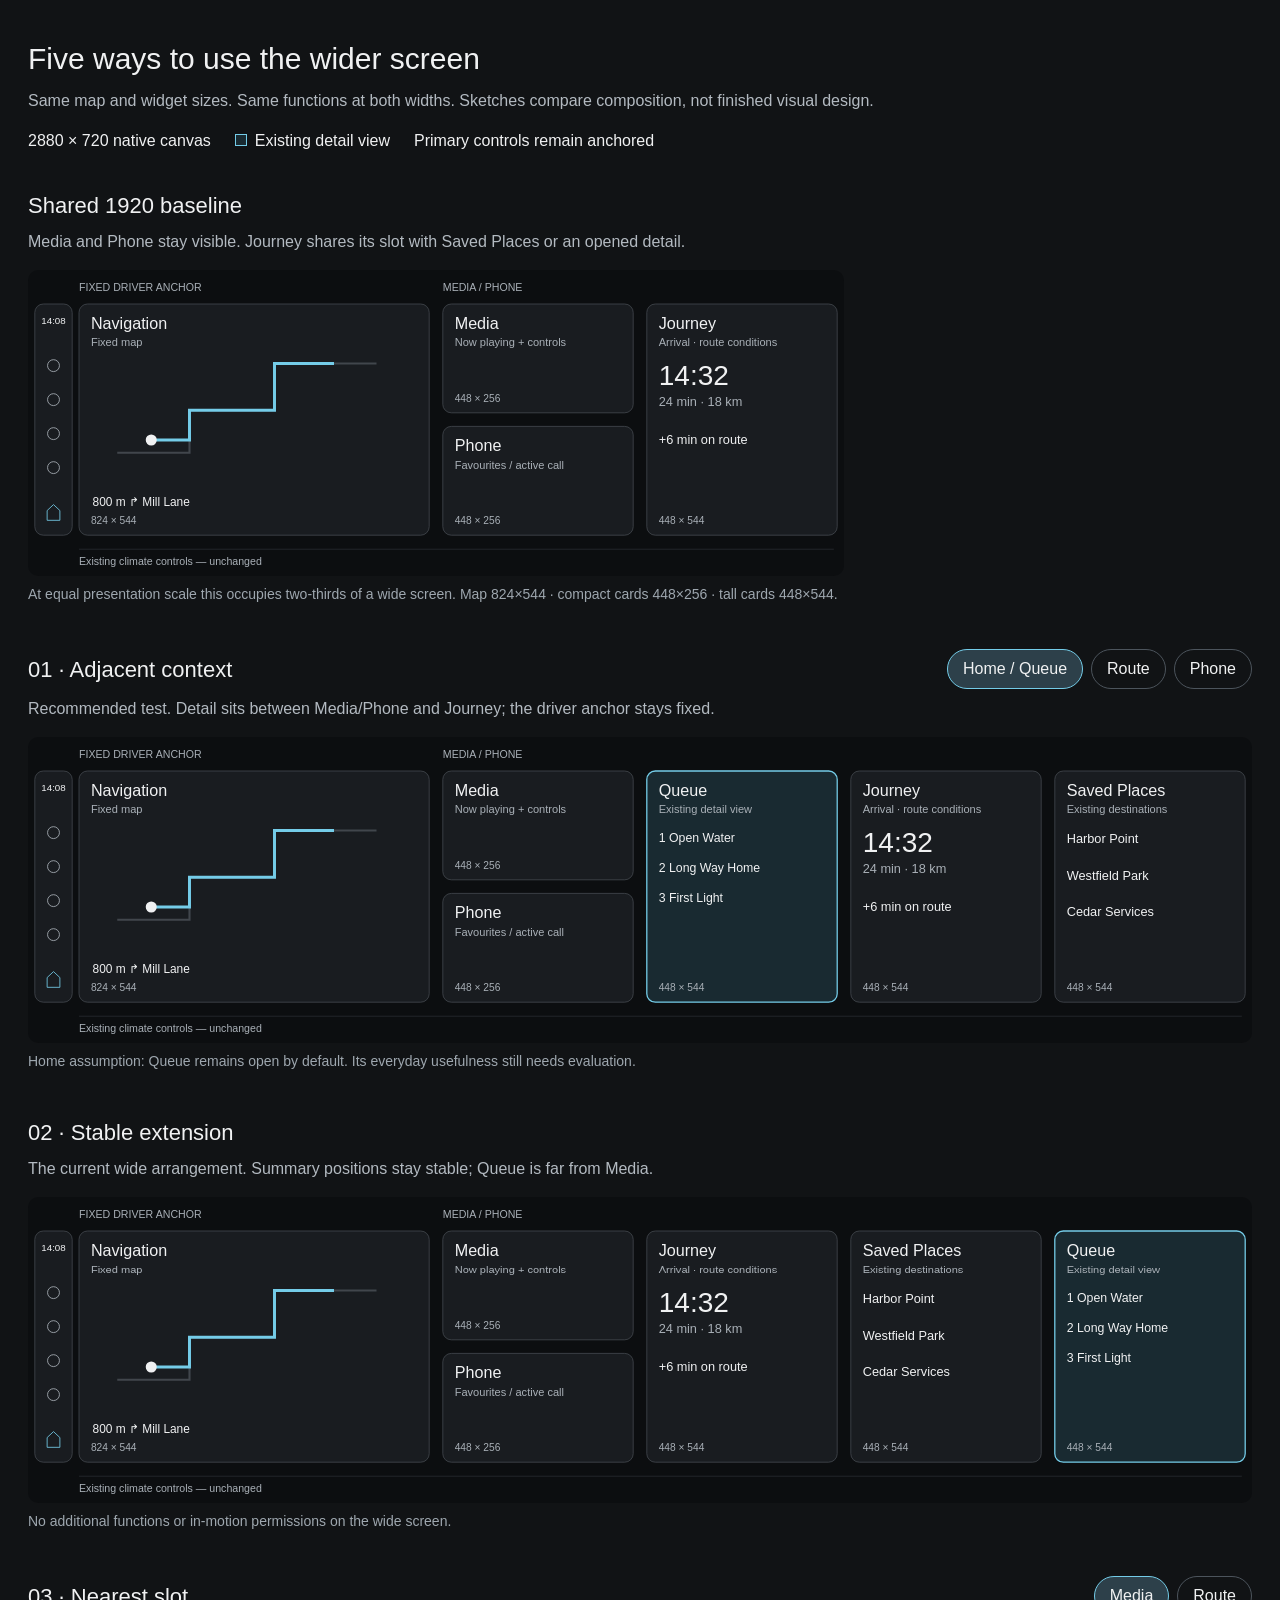
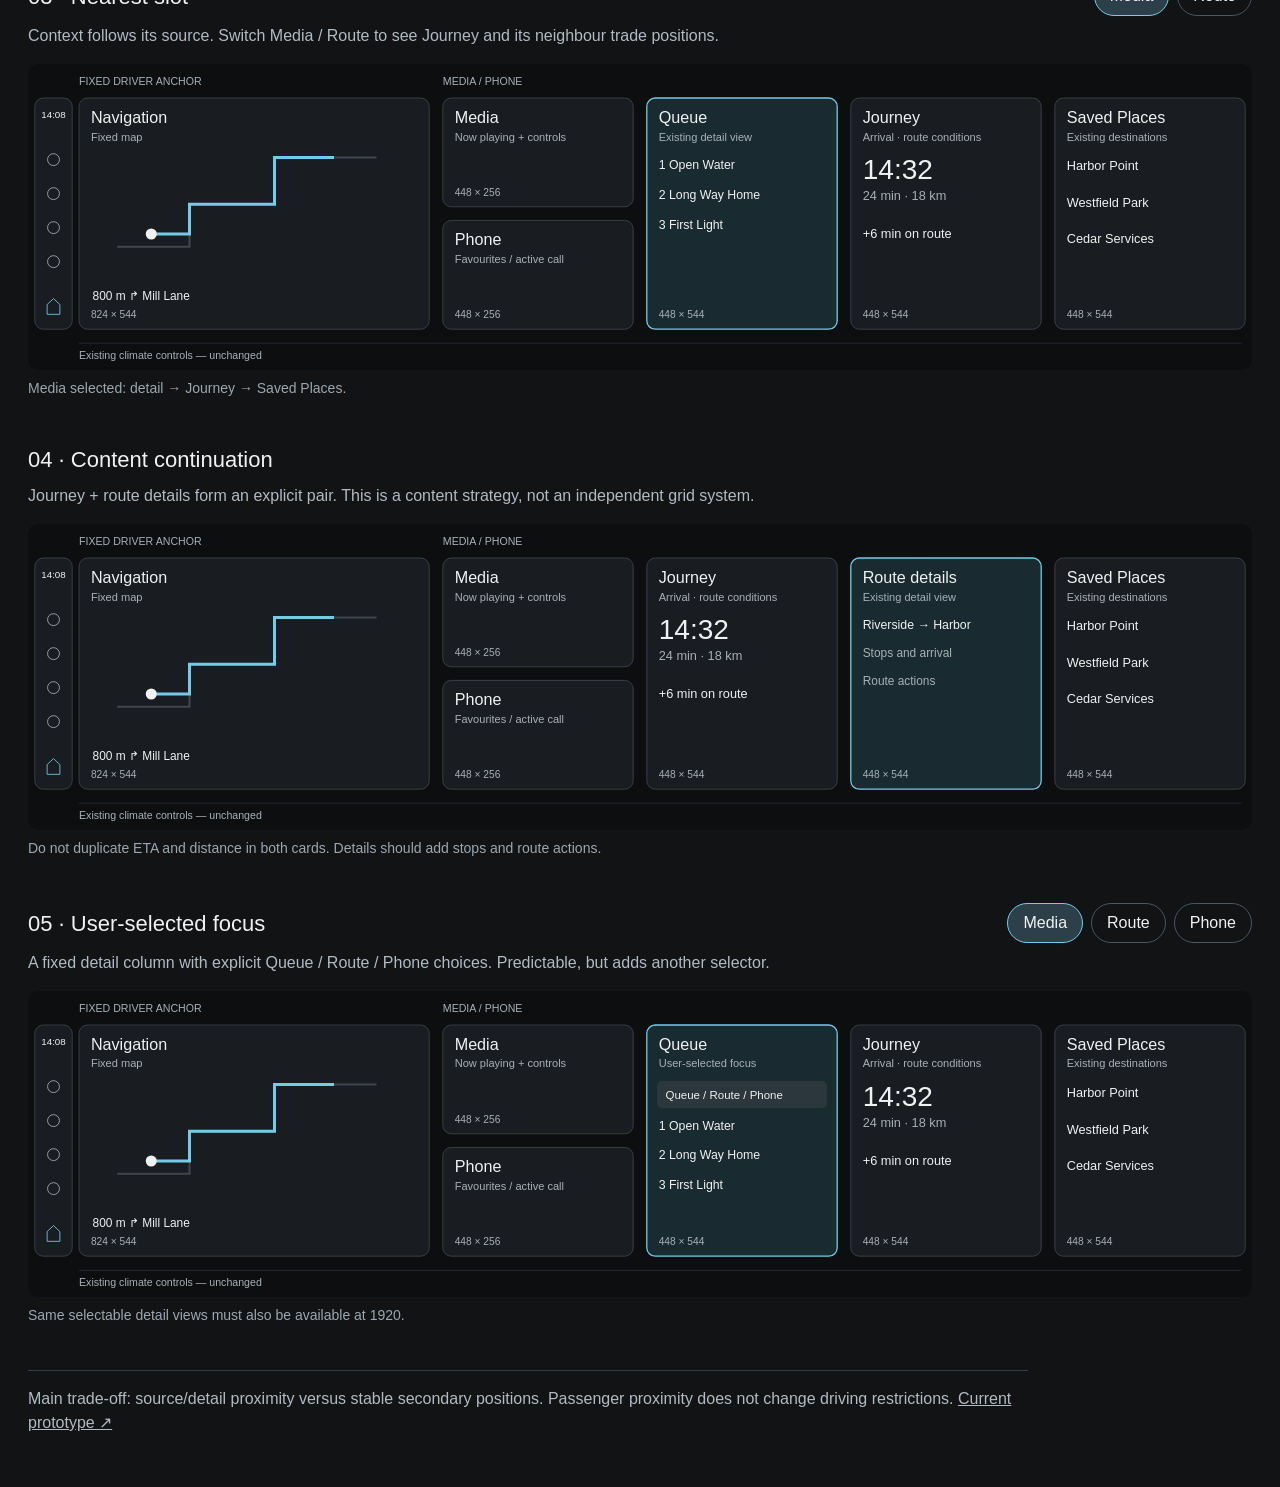
<file: final-proposal/wide-sketches/index.html>
<!doctype html><html lang="en"><meta charset="utf-8"><meta name="viewport" content="width=device-width,initial-scale=1"><title>ATLAS — Wide layout sketches</title><style>*{box-sizing:border-box}body{margin:0;background:#111315;color:#F0F1F2;font:16px/1.5 'Segoe UI',sans-serif}main{max-width:1600px;margin:auto;padding:36px 28px}header{margin-bottom:36px}h1{font-size:30px;font-weight:500;margin:0 0 8px}h2{font-size:22px;font-weight:500;margin:0}p{color:#B3BAC1;margin:8px 0 16px;max-width:1000px}figure{margin:0 0 44px}img{display:block;width:100%;height:auto}.baseline{width:66.6667%}.row{display:flex;justify-content:space-between;gap:12px;align-items:center;flex-wrap:wrap}button,a{font:inherit;color:inherit}button{border:1px solid #4C545C;background:transparent;border-radius:20px;padding:7px 15px;cursor:pointer}button[aria-pressed=true]{background:#2D404A;border-color:#74CCE8}button:focus-visible{outline:2px solid #74CCE8;outline-offset:3px}.controls{display:flex;gap:8px;flex-wrap:wrap}.caption{font-size:14px;color:#9EA7AF}.key{display:flex;gap:24px;flex-wrap:wrap}.key i{display:inline-block;width:12px;height:12px;background:#192A31;border:1px solid #74CCE8;margin-right:8px}.foot{border-top:1px solid #333C44;padding-top:16px}@media(max-width:650px){main{padding:20px 12px}.baseline{width:100%}h1{font-size:24px}}</style><main><header><h1>Five ways to use the wider screen</h1><p>Same map and widget sizes. Same functions at both widths. Sketches compare composition, not finished visual design.</p><div class="key"><span>2880 × 720 native canvas</span><span><i></i>Existing detail view</span><span>Primary controls remain anchored</span></div></header><figure><h2>Shared 1920 baseline</h2><p>Media and Phone stay visible. Journey shares its slot with Saved Places or an opened detail.</p><img class="baseline" src="baseline.svg" alt="1920 baseline: fixed map, Media and Phone stacked, Journey"><p class="caption">At equal presentation scale this occupies two-thirds of a wide screen. Map 824×544 · compact cards 448×256 · tall cards 448×544.</p></figure><figure data-option="1"><div class="row"><h2>01 · Adjacent context</h2><div class="controls" role="group" aria-label="Option 1 detail state"><button data-state="queue" aria-pressed="true">Home / Queue</button><button data-state="route" aria-pressed="false">Route</button><button data-state="phone" aria-pressed="false">Phone</button></div></div><p>Recommended test. Detail sits between Media/Phone and Journey; the driver anchor stays fixed.</p><img src="01-adjacent-context.svg" alt="01 · Adjacent context: fixed map and Media/Phone, followed by detail, journey, places"><p class="caption state-note">Home assumption: Queue remains open by default. Its everyday usefulness still needs evaluation.</p></figure><figure data-option="2"><div class="row"><h2>02 · Stable extension</h2></div><p>The current wide arrangement. Summary positions stay stable; Queue is far from Media.</p><img src="02-stable-extension.svg" alt="02 · Stable extension: fixed map and Media/Phone, followed by journey, places, detail"><p class="caption state-note">No additional functions or in-motion permissions on the wide screen.</p></figure><figure data-option="3"><div class="row"><h2>03 · Nearest slot</h2><div class="controls" role="group" aria-label="Option 3 detail state"><button data-state="queue" aria-pressed="true">Media</button><button data-state="route" aria-pressed="false">Route</button></div></div><p>Context follows its source. Switch Media / Route to see Journey and its neighbour trade positions.</p><img src="03-nearest-slot.svg" alt="03 · Nearest slot: fixed map and Media/Phone, followed by detail, journey, places"><p class="caption state-note">Media selected: detail → Journey → Saved Places.</p></figure><figure data-option="4"><div class="row"><h2>04 · Content continuation</h2></div><p>Journey + route details form an explicit pair. This is a content strategy, not an independent grid system.</p><img src="04-route-continuation.svg" alt="04 · Content continuation: fixed map and Media/Phone, followed by journey, detail, places"><p class="caption state-note">Do not duplicate ETA and distance in both cards. Details should add stops and route actions.</p></figure><figure data-option="5"><div class="row"><h2>05 · User-selected focus</h2><div class="controls" role="group" aria-label="Option 5 detail state"><button data-state="queue" aria-pressed="true">Media</button><button data-state="route" aria-pressed="false">Route</button><button data-state="phone" aria-pressed="false">Phone</button></div></div><p>A fixed detail column with explicit Queue / Route / Phone choices. Predictable, but adds another selector.</p><img src="05-selected-focus.svg" alt="05 · User-selected focus: fixed map and Media/Phone, followed by detail, journey, places"><p class="caption state-note">Same selectable detail views must also be available at 1920.</p></figure><p class="foot">Main trade-off: source/detail proximity versus stable secondary positions. Passenger proximity does not change driving restrictions. <a href="../mixed-grid.html">Current prototype ↗</a></p></main><script>document.querySelectorAll('[data-option]').forEach(f=>{f.querySelectorAll('button').forEach(b=>b.addEventListener('click',()=>{const n=Number(f.dataset.option),s=b.dataset.state;f.querySelectorAll('button').forEach(x=>x.setAttribute('aria-pressed',x===b));const img=f.querySelector('img');img.src=s==='queue'?({1:'01-adjacent-context',3:'03-nearest-slot',5:'05-selected-focus'}[n]+'.svg'):String(n).padStart(2,'0')+'-'+s+'.svg';img.alt='Option '+n+', '+s+' details; fixed map and Media/Phone remain anchored';f.querySelector('.state-note').textContent=n===3?(s==='route'?'Route selected: Journey → detail → Saved Places. Secondary content moves.':'Media selected: detail → Journey → Saved Places.'):(s==='queue'?'Queue is illustrative; editing stays restricted while driving.':s==='route'?'Route detail uses the same fixed-size panel.':'Phone settings use the same fixed-size panel.');}))});</script></html>
</file>
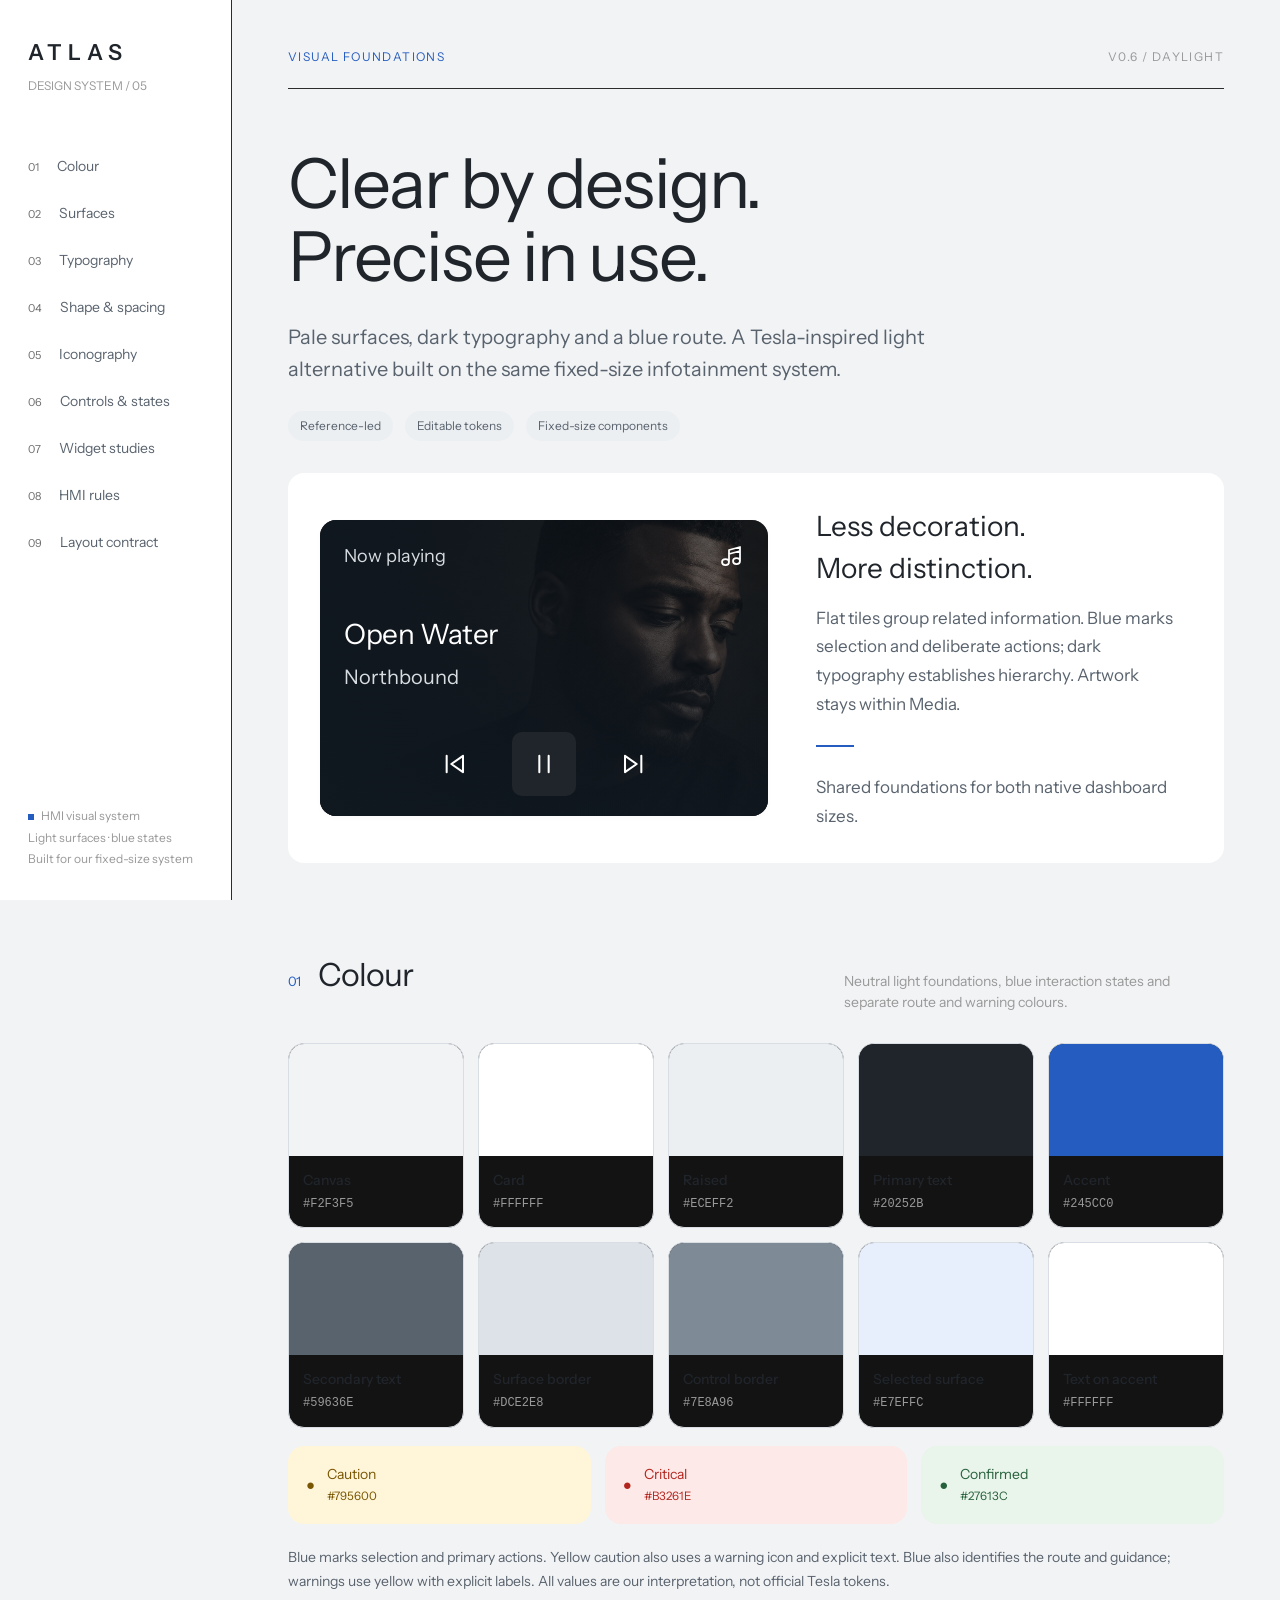
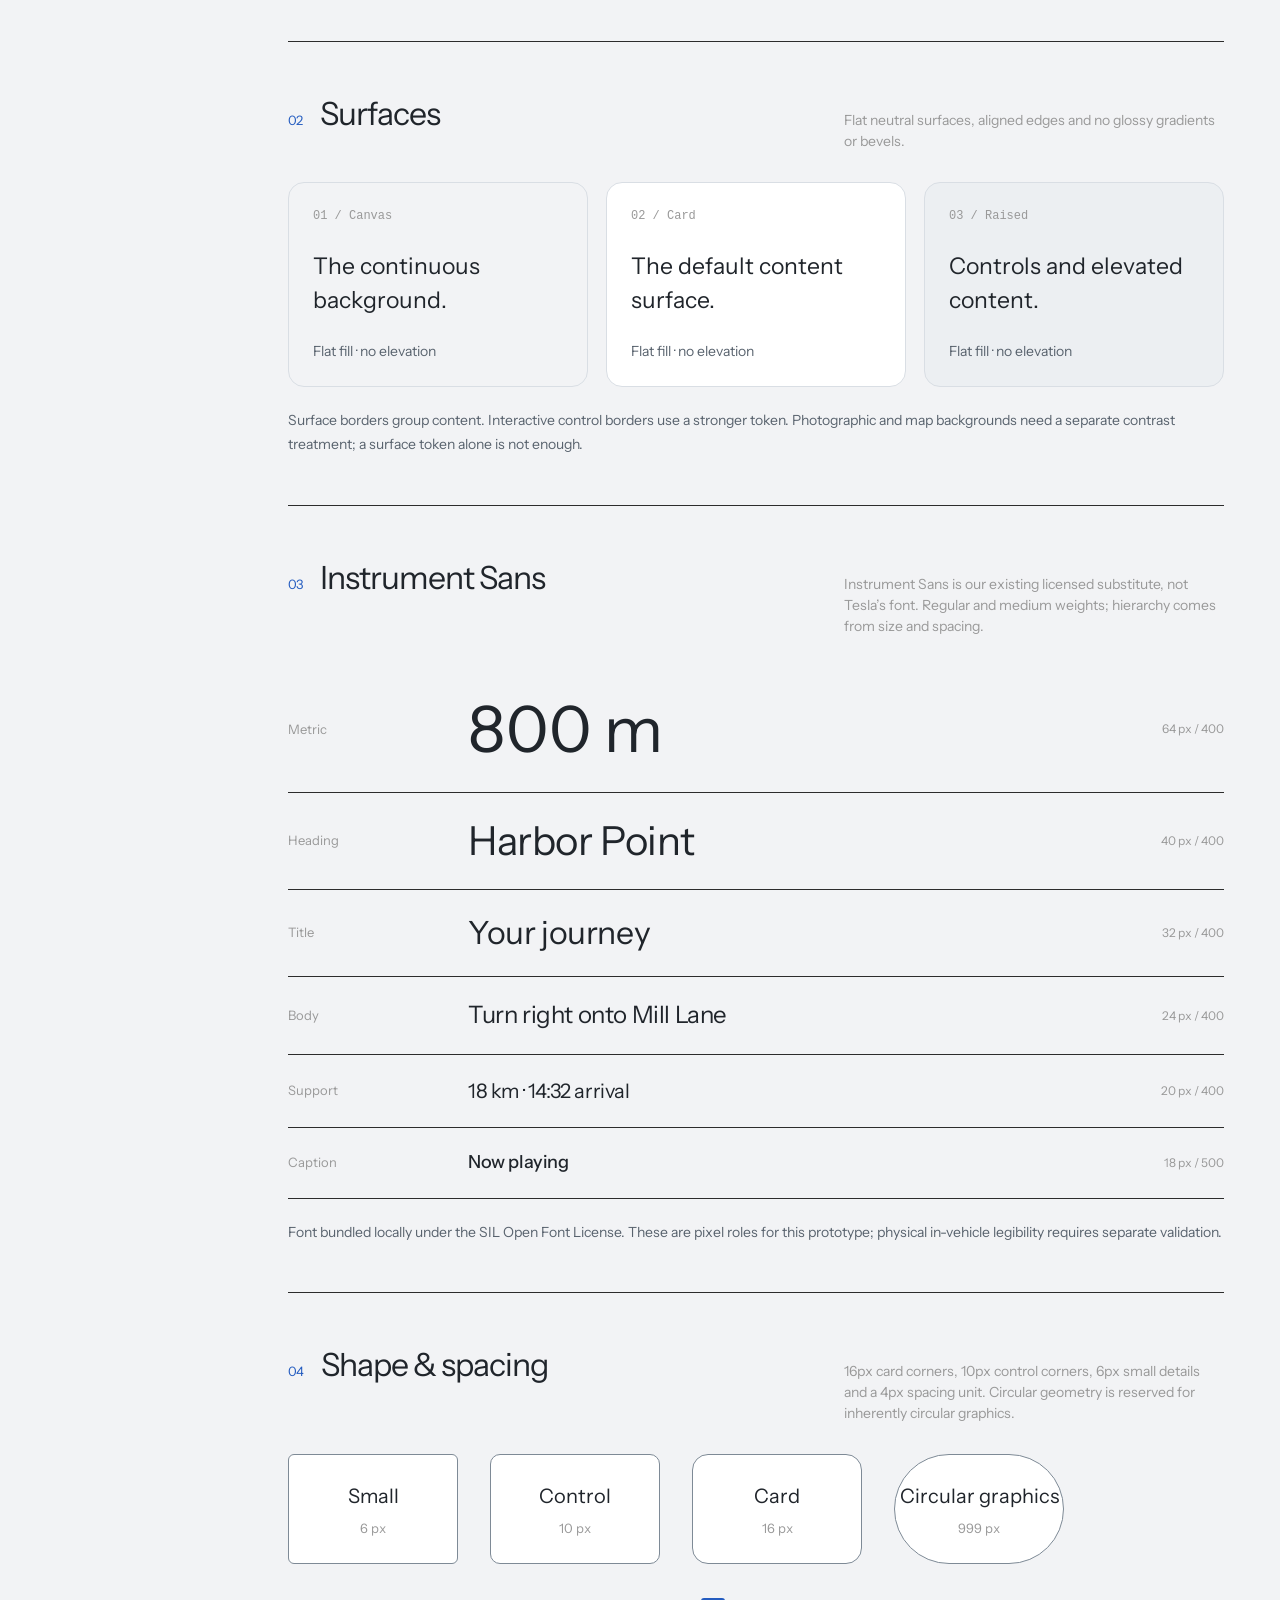
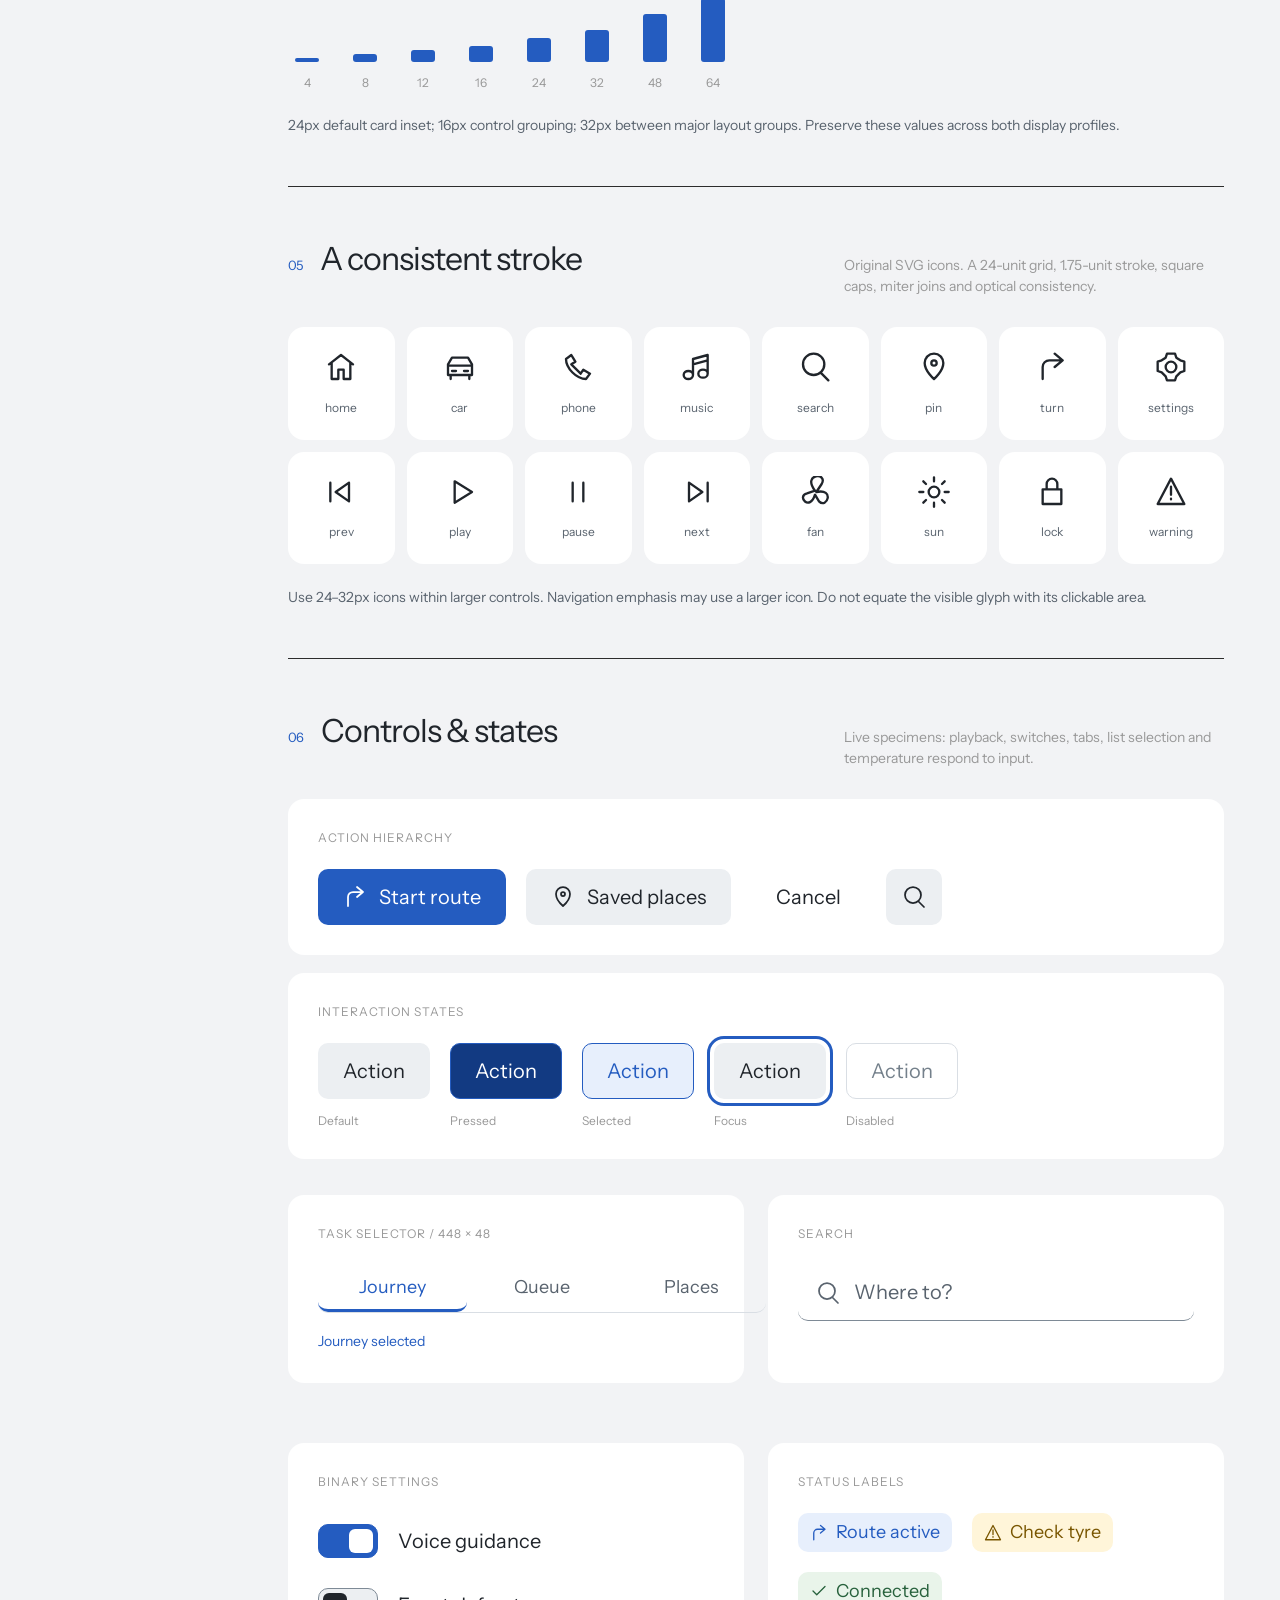
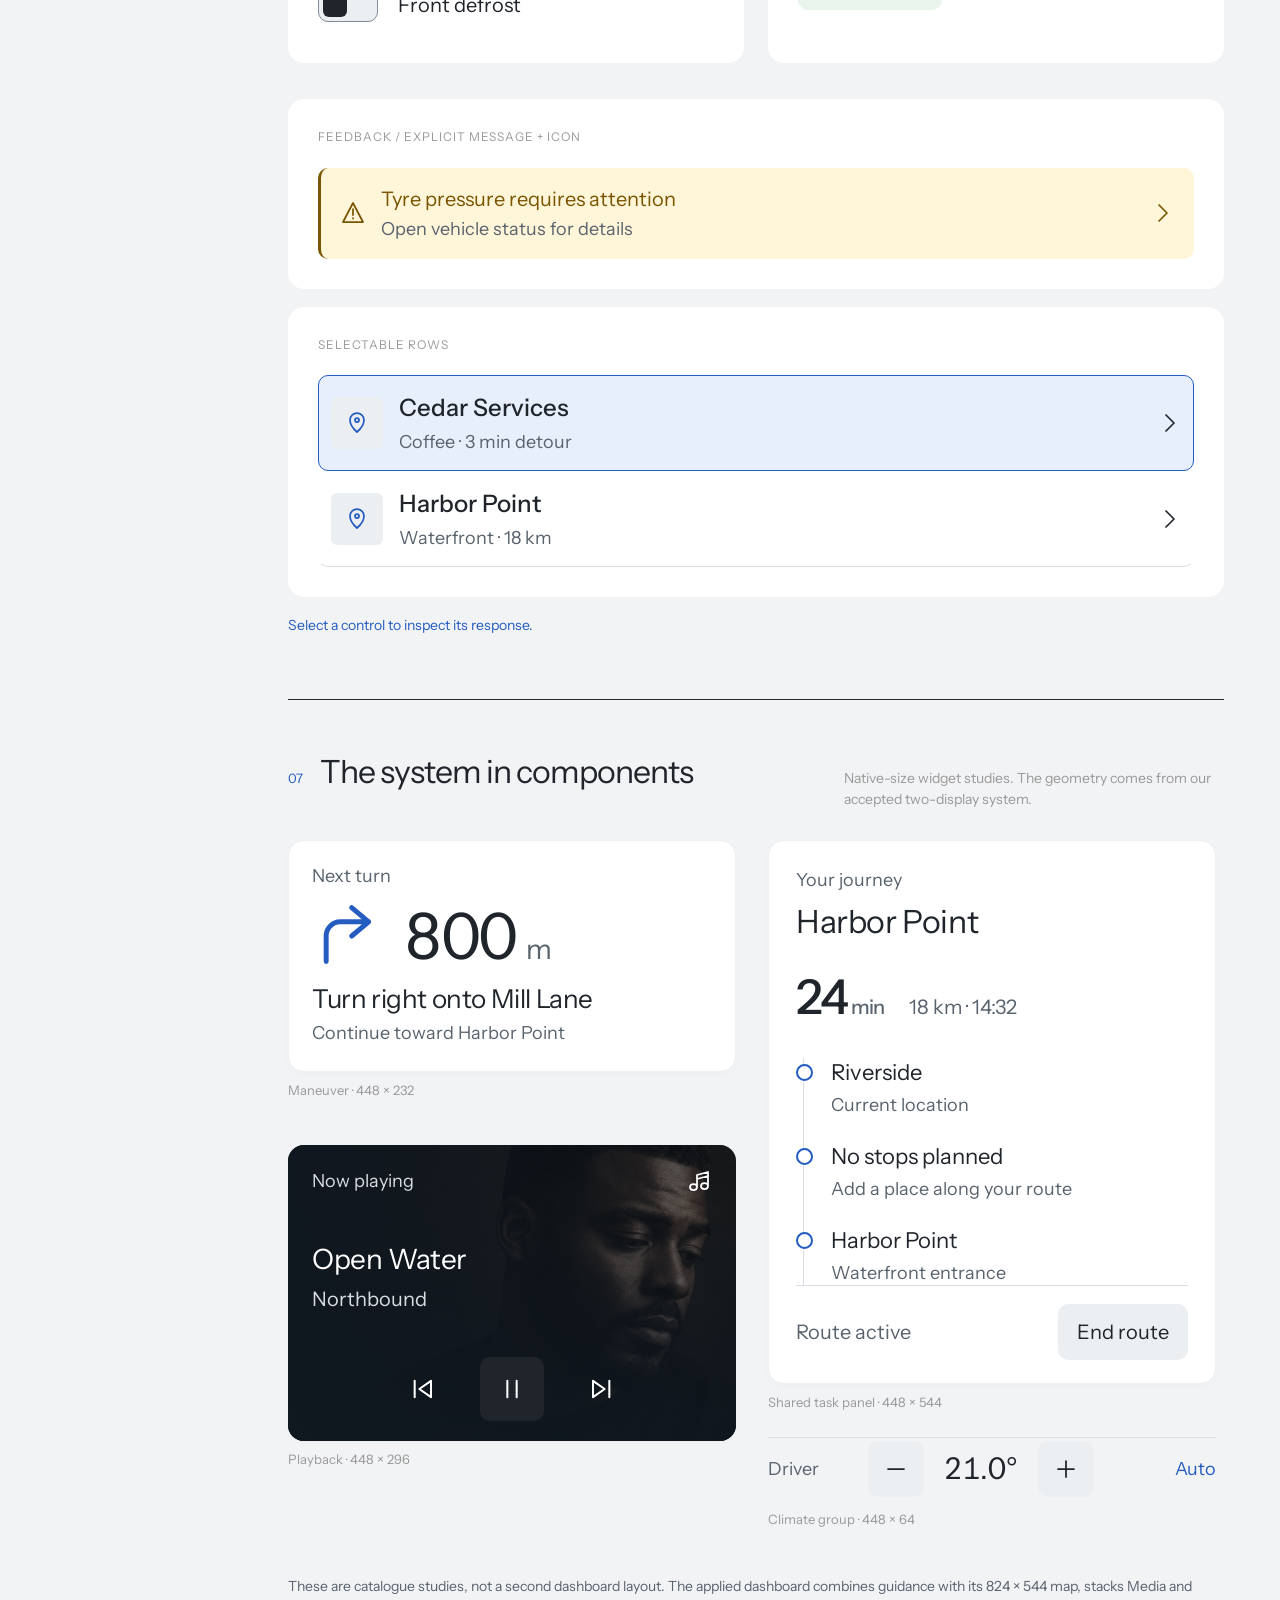
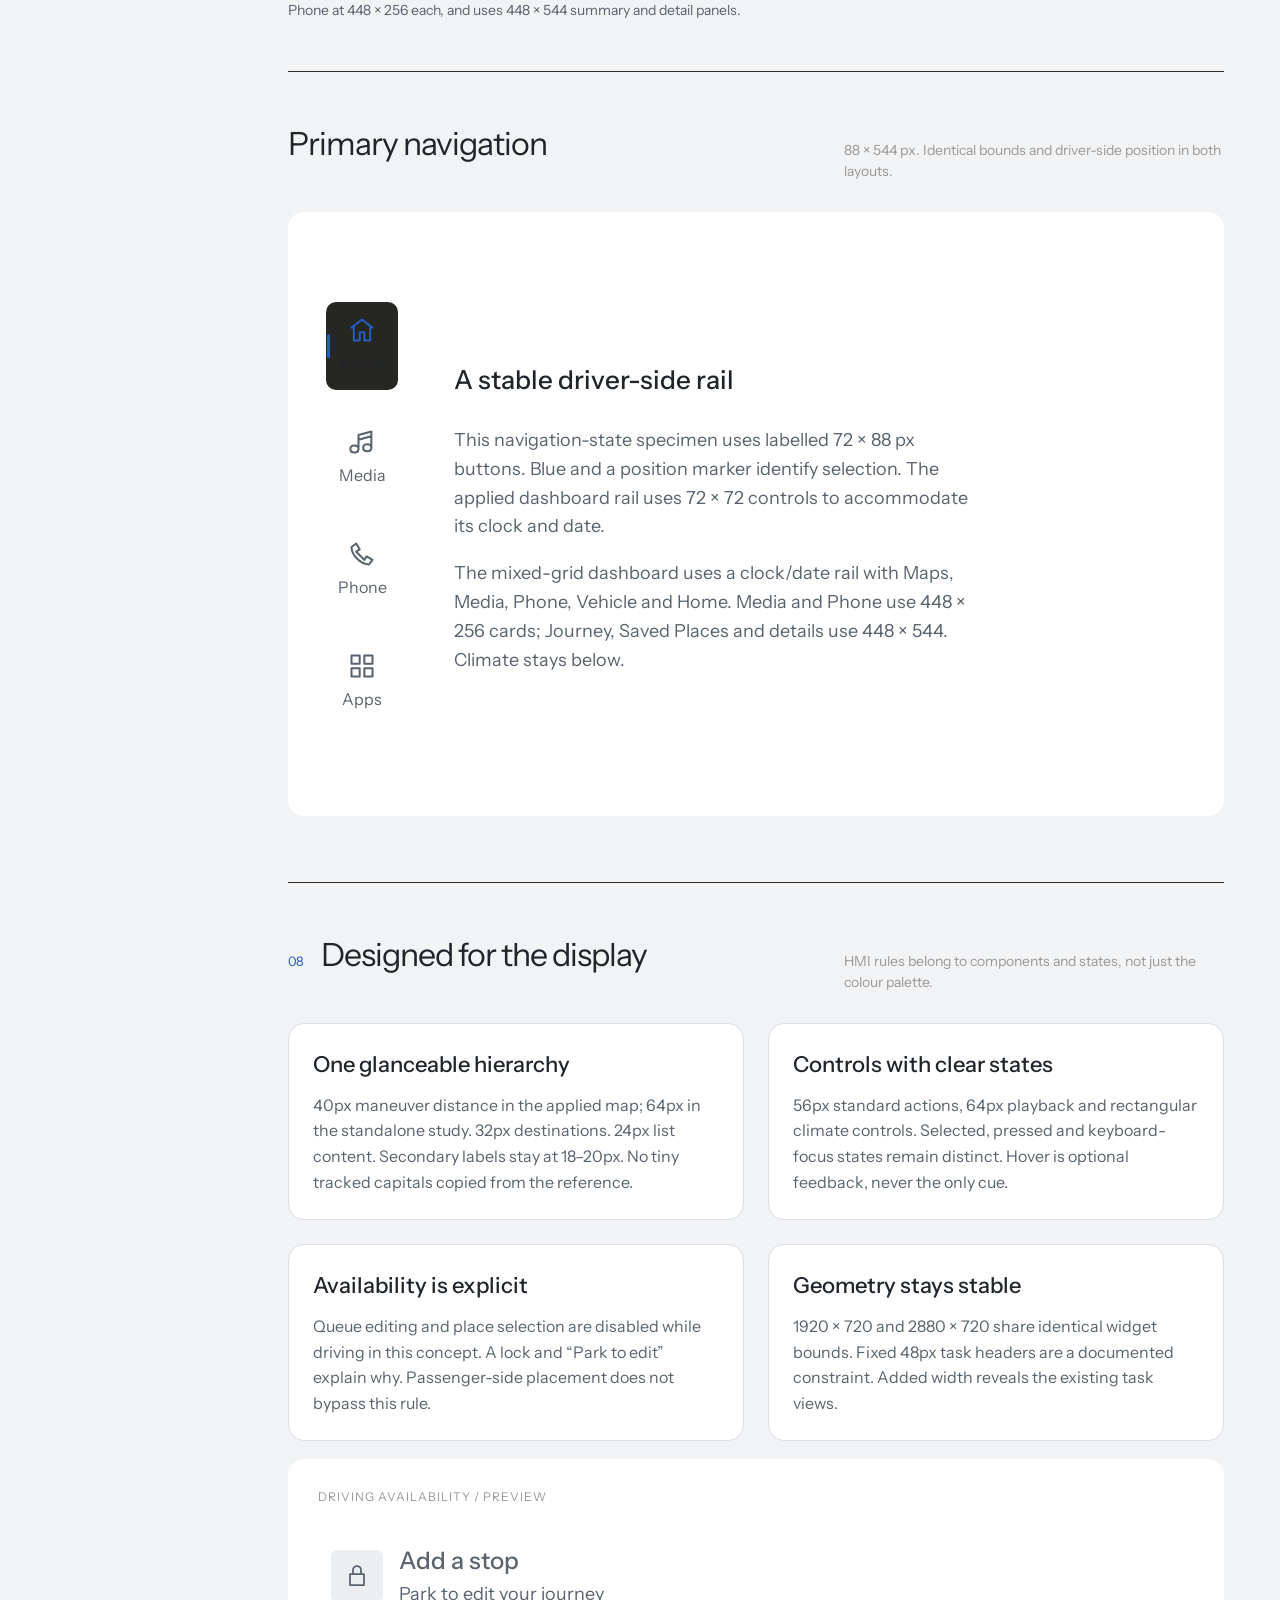
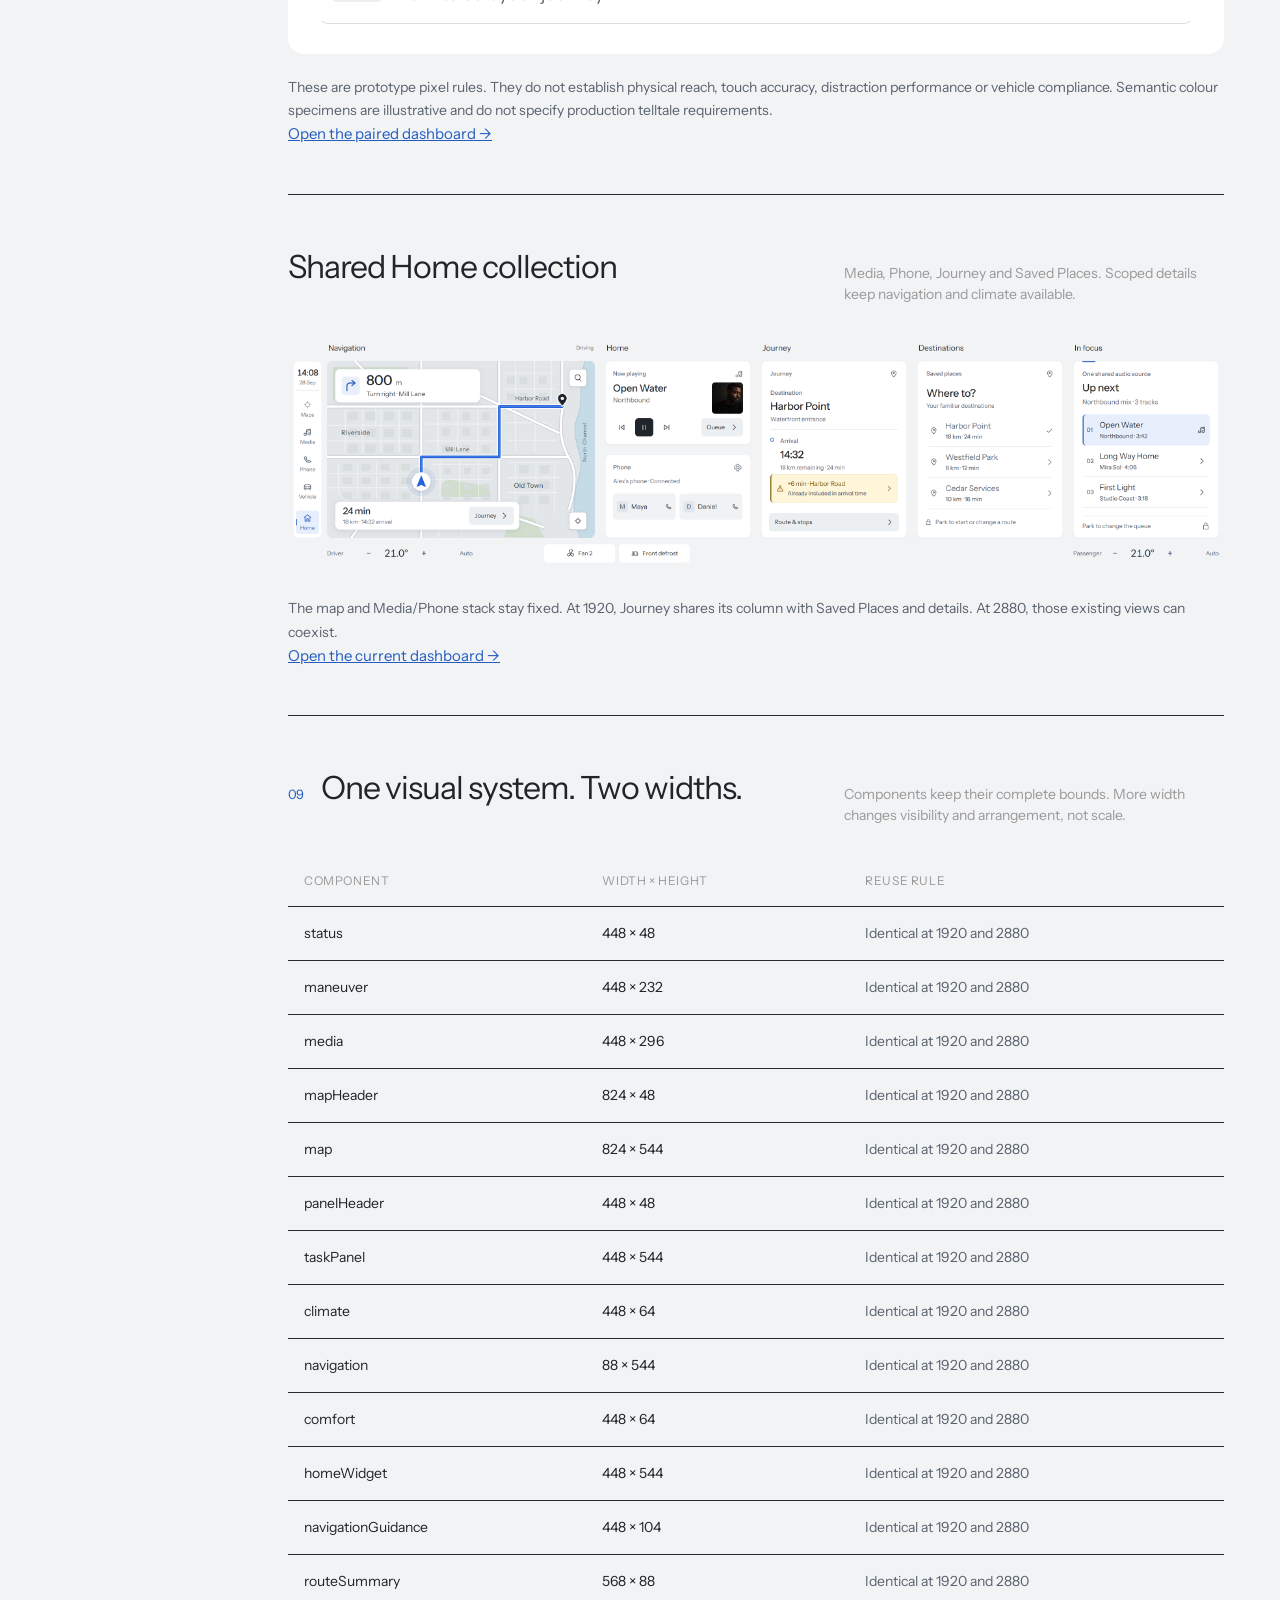
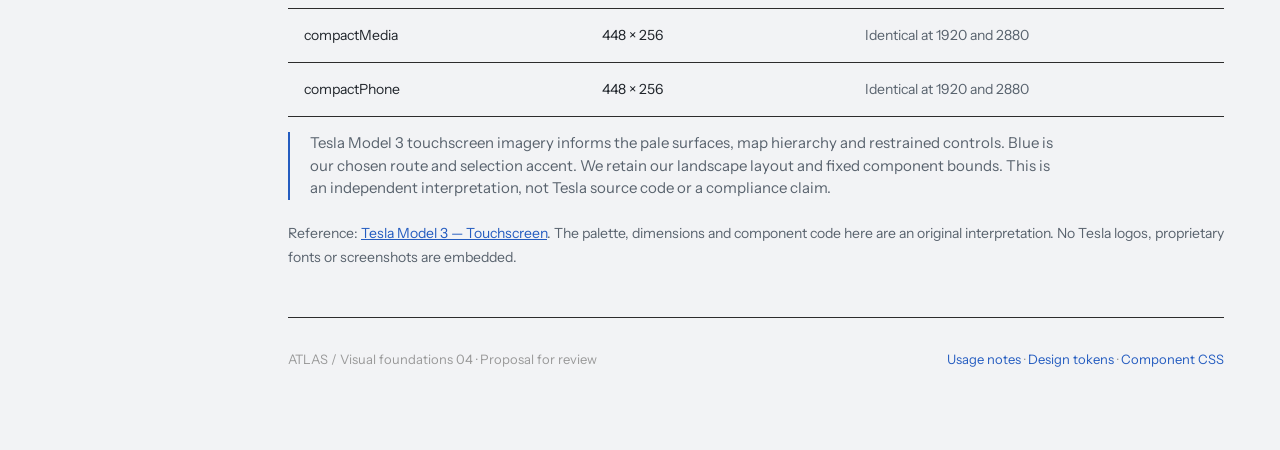
<file: atlas-design-system/daylight.html>
<!doctype html><html lang="en"><head><meta charset="utf-8"><meta name="viewport" content="width=device-width,initial-scale=1"><title>ATLAS / Daylight HMI design system</title><link rel="stylesheet" href="polestar-tokens.css"><link rel="stylesheet" href="components.css"><link rel="stylesheet" href="showcase.css"><link rel="stylesheet" href="polestar.css"><link rel="stylesheet" href="polar-showcase.css"><link rel="stylesheet" href="daylight-tokens.css"><link rel="stylesheet" href="daylight.css"></head><body><aside class="side"><a href="#top" class="wordmark">ATLAS</a><div class="edition">DESIGN SYSTEM / 05</div><nav><a href="#colors"><span>01</span>Colour</a><a href="#surfaces"><span>02</span>Surfaces</a><a href="#type"><span>03</span>Typography</a><a href="#shape"><span>04</span>Shape & spacing</a><a href="#icons"><span>05</span>Iconography</a><a href="#controls"><span>06</span>Controls & states</a><a href="#widgets"><span>07</span>Widget studies</a><a href="#hmi"><span>08</span>HMI rules</a><a href="#contract"><span>09</span>Layout contract</a></nav><div class="side-foot"><i></i>HMI visual system<br>Light surfaces · blue states<br>Built for our fixed-size system</div></aside><main id="top"><div class="topline"><span>Visual foundations</span><span>V0.6 / Daylight</span></div><header class="hero"><h1>Clear by design.<br><span>Precise in use.</span></h1><p>Pale surfaces, dark typography and a blue route. A Tesla-inspired light alternative built on the same fixed-size infotainment system.</p><div class="hero-meta"><span class="pill">Reference-led</span><span class="pill">Editable tokens</span><span class="pill">Fixed-size components</span></div><div class="hero-preview"><div class="atlas"><article class="a-card a-media"><div class="a-media-head"><span class="a-label" data-now>Now playing</span><svg class="icon" viewBox="0 0 24 24" aria-hidden="true"><path d="M9 18V6l11-3v14M9 10l11-3M9 18c0 4-7 4-7 0s7-4 7 0m11-1c0 4-7 4-7 0s7-4 7 0"/></svg></div><div class="a-media-body"><img class="a-art" src="assets/northbound-portrait.png" alt="Original Northbound album portrait"><div class="a-media-copy"><h3 data-track>Open Water</h3><p data-artist>Northbound</p></div></div><div class="a-transport"><button class="a-button a-circle" data-action="prev" aria-label="Previous track"><svg class="icon" viewBox="0 0 24 24" aria-hidden="true"><path d="m18 5-10 7 10 7zM4 5v14"/></svg></button><button class="a-button a-button--primary a-circle" data-action="play" aria-label="Pause" aria-pressed="true"><svg class="icon" viewBox="0 0 24 24" aria-hidden="true"><path d="M8 5v14m8-14v14"/></svg></button><button class="a-button a-circle" data-action="next" aria-label="Next track"><svg class="icon" viewBox="0 0 24 24" aria-hidden="true"><path d="m6 5 10 7-10 7zM20 5v14"/></svg></button></div></article></div><div class="hero-notes"><h3>Less decoration.<br>More distinction.</h3><p>Flat tiles group related information. Blue marks selection and deliberate actions; dark typography establishes hierarchy. Artwork stays within Media.</p><div class="mini-rule"></div><p>Shared foundations for both native dashboard sizes.</p></div></div></header><section id="colors"><div class="section-head"><h2><span class="section-no">01</span>Colour</h2><p>Neutral light foundations, blue interaction states and separate route and warning colours.</p></div><div class="swatches"><div class="swatch"><div class="swatch-color" style="background:#F2F3F5"></div><div class="swatch-info"><strong>Canvas</strong><code>#F2F3F5</code></div></div><div class="swatch"><div class="swatch-color" style="background:var(--material-card)"></div><div class="swatch-info"><strong>Card</strong><code>#FFFFFF</code></div></div><div class="swatch"><div class="swatch-color" style="background:var(--material-control)"></div><div class="swatch-info"><strong>Raised</strong><code>#ECEFF2</code></div></div><div class="swatch"><div class="swatch-color" style="background:#20252B"></div><div class="swatch-info"><strong>Primary text</strong><code>#20252B</code></div></div><div class="swatch"><div class="swatch-color" style="background:#245CC0"></div><div class="swatch-info"><strong>Accent</strong><code>#245CC0</code></div></div><div class="swatch"><div class="swatch-color" style="background:#59636E"></div><div class="swatch-info"><strong>Secondary text</strong><code>#59636E</code></div></div><div class="swatch"><div class="swatch-color" style="background:#DCE2E8"></div><div class="swatch-info"><strong>Surface border</strong><code>#DCE2E8</code></div></div><div class="swatch"><div class="swatch-color" style="background:#7E8A96"></div><div class="swatch-info"><strong>Control border</strong><code>#7E8A96</code></div></div><div class="swatch"><div class="swatch-color" style="background:#E7EFFC"></div><div class="swatch-info"><strong>Selected surface</strong><code>#E7EFFC</code></div></div><div class="swatch"><div class="swatch-color" style="background:#FFFFFF"></div><div class="swatch-info"><strong>Text on accent</strong><code>#FFFFFF</code></div></div></div><div class="semantic-grid"><div class="semantic" style="color:#795600;background:#FFF5D9"><strong>●</strong><span>Caution<br><small>#795600</small></span></div><div class="semantic" style="color:#B3261E;background:#FDE9E7"><strong>●</strong><span>Critical<br><small>#B3261E</small></span></div><div class="semantic" style="color:#27613C;background:#E9F4EA"><strong>●</strong><span>Confirmed<br><small>#27613C</small></span></div></div><p class="notes">Blue marks selection and primary actions. Yellow caution also uses a warning icon and explicit text. Blue also identifies the route and guidance; warnings use yellow with explicit labels. All values are our interpretation, not official Tesla tokens.</p></section><section id="surfaces"><div class="section-head"><h2><span class="section-no">02</span>Surfaces</h2><p>Flat neutral surfaces, aligned edges and no glossy gradients or bevels.</p></div><div class="surface-grid"><div class="surface-demo" style="background:#F2F3F5"><code>01 / Canvas</code><strong>The continuous background.</strong><p>Flat fill · no elevation</p></div><div class="surface-demo" style="background:#FFFFFF"><code>02 / Card</code><strong>The default content surface.</strong><p>Flat fill · no elevation</p></div><div class="surface-demo" style="background:#ECEFF2"><code>03 / Raised</code><strong>Controls and elevated content.</strong><p>Flat fill · no elevation</p></div></div><p class="notes">Surface borders group content. Interactive control borders use a stronger token. Photographic and map backgrounds need a separate contrast treatment; a surface token alone is not enough.</p></section><section id="type"><div class="section-head"><h2><span class="section-no">03</span>Instrument Sans</h2><p>Instrument Sans is our existing licensed substitute, not Tesla’s font. Regular and medium weights; hierarchy comes from size and spacing.</p></div><div class="type-row"><div class="type-role">Metric</div><div class="type-sample" style="font-size:64px;font-weight:400;letter-spacing:-2px">800 m</div><div class="type-meta">64 px / 400</div></div><div class="type-row"><div class="type-role">Heading</div><div class="type-sample" style="font-size:40px;font-weight:400;letter-spacing:-.4px">Harbor Point</div><div class="type-meta">40 px / 400</div></div><div class="type-row"><div class="type-role">Title</div><div class="type-sample" style="font-size:32px;font-weight:400;letter-spacing:-.4px">Your journey</div><div class="type-meta">32 px / 400</div></div><div class="type-row"><div class="type-role">Body</div><div class="type-sample" style="font-size:24px;font-weight:400;letter-spacing:-.4px">Turn right onto Mill Lane</div><div class="type-meta">24 px / 400</div></div><div class="type-row"><div class="type-role">Support</div><div class="type-sample" style="font-size:20px;font-weight:400;letter-spacing:-.4px">18 km · 14:32 arrival</div><div class="type-meta">20 px / 400</div></div><div class="type-row"><div class="type-role">Caption</div><div class="type-sample" style="font-size:18px;font-weight:500;letter-spacing:-.4px">Now playing</div><div class="type-meta">18 px / 500</div></div><p class="notes">Font bundled locally under the SIL Open Font License. These are pixel roles for this prototype; physical in-vehicle legibility requires separate validation.</p></section><section id="shape"><div class="section-head"><h2><span class="section-no">04</span>Shape & spacing</h2><p>16px card corners, 10px control corners, 6px small details and a 4px spacing unit. Circular geometry is reserved for inherently circular graphics.</p></div><div class="shape-grid"><div class="shape" style="border-radius:6px">Small<small>6 px</small></div><div class="shape" style="border-radius:10px">Control<small>10 px</small></div><div class="shape" style="border-radius:16px">Card<small>16 px</small></div><div class="shape" style="border-radius:999px">Circular graphics<small>999 px</small></div></div><div class="spacing"><div class="space-item"><div class="space-bar" style="height:4px"></div><span>4</span></div><div class="space-item"><div class="space-bar" style="height:8px"></div><span>8</span></div><div class="space-item"><div class="space-bar" style="height:12px"></div><span>12</span></div><div class="space-item"><div class="space-bar" style="height:16px"></div><span>16</span></div><div class="space-item"><div class="space-bar" style="height:24px"></div><span>24</span></div><div class="space-item"><div class="space-bar" style="height:32px"></div><span>32</span></div><div class="space-item"><div class="space-bar" style="height:48px"></div><span>48</span></div><div class="space-item"><div class="space-bar" style="height:64px"></div><span>64</span></div></div><p class="notes">24px default card inset; 16px control grouping; 32px between major layout groups. Preserve these values across both display profiles.</p></section><section id="icons"><div class="section-head"><h2><span class="section-no">05</span>A consistent stroke</h2><p>Original SVG icons. A 24-unit grid, 1.75-unit stroke, square caps, miter joins and optical consistency.</p></div><div class="icon-grid atlas"><div class="icon-cell"><svg class="icon" viewBox="0 0 24 24" aria-hidden="true"><path d="M3 10 12 3l9 7M5 9v12h5v-7h4v7h5V9"/></svg><small>home</small></div><div class="icon-cell"><svg class="icon" viewBox="0 0 24 24" aria-hidden="true"><path d="M3 16v-6l3-5h12l3 5v8H3zM3 11h18M6 15h3m6 0h3M5 18v3m14-3v3"/></svg><small>car</small></div><div class="icon-cell"><svg class="icon" viewBox="0 0 24 24" aria-hidden="true"><path d="m7 3-4 3c0 7 8 15 15 15l3-4-5-3-2 3-7-7 3-2z"/></svg><small>phone</small></div><div class="icon-cell"><svg class="icon" viewBox="0 0 24 24" aria-hidden="true"><path d="M9 18V6l11-3v14M9 10l11-3M9 18c0 4-7 4-7 0s7-4 7 0m11-1c0 4-7 4-7 0s7-4 7 0"/></svg><small>music</small></div><div class="icon-cell"><svg class="icon" viewBox="0 0 24 24" aria-hidden="true"><path d="m17 17 5 5M19 10a8 8 0 1 1-16 0 8 8 0 0 1 16 0"/></svg><small>search</small></div><div class="icon-cell"><svg class="icon" viewBox="0 0 24 24" aria-hidden="true"><path d="M19 9c0 6-7 12-7 12S5 15 5 9a7 7 0 0 1 14 0zM14 9a2 2 0 1 1-4 0 2 2 0 0 1 4 0"/></svg><small>pin</small></div><div class="icon-cell"><svg class="icon" viewBox="0 0 24 24" aria-hidden="true"><path d="M5 21V12a5 5 0 0 1 5-5h10m-6-5 6 5-6 5"/></svg><small>turn</small></div><div class="icon-cell"><svg class="icon" viewBox="0 0 24 24" aria-hidden="true"><path d="m9 2 6 0 1 3 3 2 3 1v7l-3 1-3 3-1 3H9l-1-3-3-3-3-1V8l3-1 3-2zM16 12a4 4 0 1 1-8 0 4 4 0 0 1 8 0"/></svg><small>settings</small></div><div class="icon-cell"><svg class="icon" viewBox="0 0 24 24" aria-hidden="true"><path d="m18 5-10 7 10 7zM4 5v14"/></svg><small>prev</small></div><div class="icon-cell"><svg class="icon" viewBox="0 0 24 24" aria-hidden="true"><path d="m8 4 13 8-13 8z"/></svg><small>play</small></div><div class="icon-cell"><svg class="icon" viewBox="0 0 24 24" aria-hidden="true"><path d="M8 5v14m8-14v14"/></svg><small>pause</small></div><div class="icon-cell"><svg class="icon" viewBox="0 0 24 24" aria-hidden="true"><path d="m6 5 10 7-10 7zM20 5v14"/></svg><small>next</small></div><div class="icon-cell"><svg class="icon" viewBox="0 0 24 24" aria-hidden="true"><path d="M12 11C2-2 22-3 17 6l-4 6c14-3 8 13 2 7l-3-5c-4 13-14 1-6-1z"/></svg><small>fan</small></div><div class="icon-cell"><svg class="icon" viewBox="0 0 24 24" aria-hidden="true"><path d="M16 12a4 4 0 1 1-8 0 4 4 0 0 1 8 0M12 1v3m0 16v3M1 12h3m16 0h3M4 4l2 2m12 12 2 2M4 20l2-2M18 6l2-2"/></svg><small>sun</small></div><div class="icon-cell"><svg class="icon" viewBox="0 0 24 24" aria-hidden="true"><path d="M5 10h14v11H5zM8 10V6a4 4 0 0 1 8 0v4"/></svg><small>lock</small></div><div class="icon-cell"><svg class="icon" viewBox="0 0 24 24" aria-hidden="true"><path d="m12 2 10 19H2zM12 8v6m0 3v.5"/></svg><small>warning</small></div></div><p class="notes">Use 24–32px icons within larger controls. Navigation emphasis may use a larger icon. Do not equate the visible glyph with its clickable area.</p></section><section id="controls"><div class="section-head"><h2><span class="section-no">06</span>Controls & states</h2><p>Live specimens: playback, switches, tabs, list selection and temperature respond to input.</p></div><div class="specimen"><div class="specimen-title">Action hierarchy</div><div class="specimen-row atlas"><button class="a-button a-button--primary" data-demo="Route action selected"><svg class="icon" viewBox="0 0 24 24" aria-hidden="true"><path d="M5 21V12a5 5 0 0 1 5-5h10m-6-5 6 5-6 5"/></svg>Start route</button><button class="a-button " data-demo="Saved places selected"><svg class="icon" viewBox="0 0 24 24" aria-hidden="true"><path d="M19 9c0 6-7 12-7 12S5 15 5 9a7 7 0 0 1 14 0zM14 9a2 2 0 1 1-4 0 2 2 0 0 1 4 0"/></svg>Saved places</button><button class="a-button a-button--quiet" data-demo="Action cancelled">Cancel</button><button class="a-button a-icon-button a-circle" aria-label="Search" data-demo="Search selected"><svg class="icon" viewBox="0 0 24 24" aria-hidden="true"><path d="m17 17 5 5M19 10a8 8 0 1 1-16 0 8 8 0 0 1 16 0"/></svg></button></div></div><div class="specimen"><div class="specimen-title">Interaction states</div><div class="specimen-row atlas"><div class="state-item"><button class="a-button "  data-demo="Default specimen selected">Action</button><small>Default</small></div><div class="state-item"><button class="a-button is-pressed"  data-demo="Pressed specimen selected">Action</button><small>Pressed</small></div><div class="state-item"><button class="a-button a-button--selected" aria-pressed="true" data-demo="Selected specimen selected">Action</button><small>Selected</small></div><div class="state-item"><button class="a-button is-focus"  data-demo="Focus specimen selected">Action</button><small>Focus</small></div><div class="state-item"><button class="a-button " disabled data-demo="Disabled specimen selected">Action</button><small>Disabled</small></div></div></div><div class="control-two"><div class="specimen"><div class="specimen-title">Task selector / 448 × 48</div><div class="atlas"><div class="a-tabs" role="tablist" aria-label="Shared task panels"><button role="tab" id="tab-0" aria-controls="tab-example" aria-selected="true" tabindex="0">Journey</button><button role="tab" id="tab-1" aria-controls="tab-example" aria-selected="false" tabindex="-1">Queue</button><button role="tab" id="tab-2" aria-controls="tab-example" aria-selected="false" tabindex="-1">Places</button></div></div><div id="tab-example" role="tabpanel" aria-labelledby="tab-0" class="feedback">Journey selected</div></div><div class="specimen"><div class="specimen-title">Search</div><label class="a-field atlas"><svg class="icon" viewBox="0 0 24 24" aria-hidden="true"><path d="m17 17 5 5M19 10a8 8 0 1 1-16 0 8 8 0 0 1 16 0"/></svg><input placeholder="Where to?" aria-label="Search saved places"></label></div><div class="specimen"><div class="specimen-title">Binary settings</div><div class="switches atlas"><button class="a-switch" role="switch" aria-checked="true" aria-label="Voice guidance"><span class="a-switch-track"><span class="a-switch-knob"></span></span>Voice guidance</button><button class="a-switch" role="switch" aria-checked="false" aria-label="Front defrost"><span class="a-switch-track"><span class="a-switch-knob"></span></span>Front defrost</button></div></div><div class="specimen"><div class="specimen-title">Status labels</div><div class="specimen-row atlas"><span class="a-chip a-chip--accent"><svg class="icon" viewBox="0 0 24 24" aria-hidden="true"><path d="M5 21V12a5 5 0 0 1 5-5h10m-6-5 6 5-6 5"/></svg>Route active</span><span class="a-chip a-chip--warning"><svg class="icon" viewBox="0 0 24 24" aria-hidden="true"><path d="m12 2 10 19H2zM12 8v6m0 3v.5"/></svg>Check tyre</span><span class="a-chip a-chip--success"><svg class="icon" viewBox="0 0 24 24" aria-hidden="true"><path d="m4 12 5 5L20 6"/></svg>Connected</span></div></div></div><div class="specimen atlas"><div class="specimen-title">Feedback / Explicit message + icon</div><div class="a-alert"><svg class="icon" viewBox="0 0 24 24" aria-hidden="true"><path d="m12 2 10 19H2zM12 8v6m0 3v.5"/></svg><div>Tyre pressure requires attention<small>Open vehicle status for details</small></div><svg class="icon" viewBox="0 0 24 24" aria-hidden="true"><path d="m9 4 8 8-8 8"/></svg></div></div><div class="specimen atlas"><div class="specimen-title">Selectable rows</div><button class="a-row" aria-current="true"><span class="a-row-art"><svg class="icon" viewBox="0 0 24 24" aria-hidden="true"><path d="M19 9c0 6-7 12-7 12S5 15 5 9a7 7 0 0 1 14 0zM14 9a2 2 0 1 1-4 0 2 2 0 0 1 4 0"/></svg></span><span class="a-row-text"><strong>Cedar Services</strong><small>Coffee · 3 min detour</small></span><svg class="icon" viewBox="0 0 24 24" aria-hidden="true"><path d="m9 4 8 8-8 8"/></svg></button><button class="a-row" aria-current="false"><span class="a-row-art"><svg class="icon" viewBox="0 0 24 24" aria-hidden="true"><path d="M19 9c0 6-7 12-7 12S5 15 5 9a7 7 0 0 1 14 0zM14 9a2 2 0 1 1-4 0 2 2 0 0 1 4 0"/></svg></span><span class="a-row-text"><strong>Harbor Point</strong><small>Waterfront · 18 km</small></span><svg class="icon" viewBox="0 0 24 24" aria-hidden="true"><path d="m9 4 8 8-8 8"/></svg></button></div><p class="feedback" id="feedback" role="status" aria-live="polite">Select a control to inspect its response.</p></section><section id="widgets"><div class="section-head"><h2><span class="section-no">07</span>The system in components</h2><p>Native-size widget studies. The geometry comes from our accepted two-display system.</p></div><div class="widget-grid atlas"><div class="widget-stack"><div><article class="a-card a-maneuver"><div class="a-label">Next turn</div><div class="a-maneuver-content"><svg class="icon" viewBox="0 0 24 24" aria-hidden="true"><path d="M5 21V12a5 5 0 0 1 5-5h10m-6-5 6 5-6 5"/></svg><div class="a-metric">800<span>m</span></div></div><h3>Turn right onto Mill Lane</h3><div class="a-support">Continue toward Harbor Point</div></article><p class="widget-caption">Maneuver · 448 × 232</p></div><div><article class="a-card a-media"><div class="a-media-head"><span class="a-label" data-now>Now playing</span><svg class="icon" viewBox="0 0 24 24" aria-hidden="true"><path d="M9 18V6l11-3v14M9 10l11-3M9 18c0 4-7 4-7 0s7-4 7 0m11-1c0 4-7 4-7 0s7-4 7 0"/></svg></div><div class="a-media-body"><img class="a-art" src="assets/northbound-portrait.png" alt="Original Northbound album portrait"><div class="a-media-copy"><h3 data-track>Open Water</h3><p data-artist>Northbound</p></div></div><div class="a-transport"><button class="a-button a-circle" data-action="prev" aria-label="Previous track"><svg class="icon" viewBox="0 0 24 24" aria-hidden="true"><path d="m18 5-10 7 10 7zM4 5v14"/></svg></button><button class="a-button a-button--primary a-circle" data-action="play" aria-label="Pause" aria-pressed="true"><svg class="icon" viewBox="0 0 24 24" aria-hidden="true"><path d="M8 5v14m8-14v14"/></svg></button><button class="a-button a-circle" data-action="next" aria-label="Next track"><svg class="icon" viewBox="0 0 24 24" aria-hidden="true"><path d="m6 5 10 7-10 7zM20 5v14"/></svg></button></div></article><p class="widget-caption">Playback · 448 × 296</p></div></div><div><article class="a-card a-journey"><div class="a-label">Your journey</div><h3 class="a-title">Harbor Point</h3><div class="a-journey-stats"><strong>24<span> min</span></strong><span>18 km · 14:32</span></div><div class="a-timeline"><div>Riverside<small>Current location</small></div><div>No stops planned<small>Add a place along your route</small></div><div>Harbor Point<small>Waterfront entrance</small></div></div><div class="a-journey-foot"><span class="a-support">Route active</span><button class="a-button " data-action="route">End route</button></div></article><p class="widget-caption">Shared task panel · 448 × 544</p><div class="a-climate"><span class="a-label">Driver</span><button class="a-button a-icon-button a-circle" data-action="cool" aria-label="Decrease temperature"><svg class="icon" viewBox="0 0 24 24" aria-hidden="true"><path d="M4 12h16"/></svg></button><output data-temp aria-live="polite">21.0°</output><button class="a-button a-icon-button a-circle" data-action="warm" aria-label="Increase temperature"><svg class="icon" viewBox="0 0 24 24" aria-hidden="true"><path d="M12 4v16M4 12h16"/></svg></button><span class="auto">Auto</span></div><p class="widget-caption">Climate group · 448 × 64</p></div></div><p class="notes">These are catalogue studies, not a second dashboard layout. The applied dashboard combines guidance with its 824 × 544 map, stacks Media and Phone at 448 × 256 each, and uses 448 × 544 summary and detail panels.</p></section><section id="navigation"><div class="section-head"><h2>Primary navigation</h2><p>88 × 544 px. Identical bounds and driver-side position in both layouts.</p></div><div class="specimen navigation-study"><div class="atlas"><nav class="a-nav" aria-label="Primary navigation"><button data-action="home" aria-label="Home" aria-current="page"><svg class="icon" viewBox="0 0 24 24" aria-hidden="true"><path d="M3 10 12 3l9 7M5 9v12h5v-7h4v7h5V9"/></svg><span>Home</span></button><button data-action="tool-media" aria-label="Media" ><svg class="icon" viewBox="0 0 24 24" aria-hidden="true"><path d="M9 18V6l11-3v14M9 10l11-3M9 18c0 4-7 4-7 0s7-4 7 0m11-1c0 4-7 4-7 0s7-4 7 0"/></svg><span>Media</span></button><button data-action="tool-phone" aria-label="Phone" ><svg class="icon" viewBox="0 0 24 24" aria-hidden="true"><path d="m7 3-4 3c0 7 8 15 15 15l3-4-5-3-2 3-7-7 3-2z"/></svg><span>Phone</span></button><button data-action="tool-apps" aria-label="Applications" ><svg class="icon" viewBox="0 0 24 24" aria-hidden="true"><path d="M3 3h7v7H3zM14 3h7v7h-7zM3 14h7v7H3zM14 14h7v7h-7z"/></svg><span>Apps</span></button></nav></div><div><h3>A stable driver-side rail</h3><p>This navigation-state specimen uses labelled 72 × 88 px buttons. Blue and a position marker identify selection. The applied dashboard rail uses 72 × 72 controls to accommodate its clock and date.</p><p>The mixed-grid dashboard uses a clock/date rail with Maps, Media, Phone, Vehicle and Home. Media and Phone use 448 × 256 cards; Journey, Saved Places and details use 448 × 544. Climate stays below.</p></div></div></section><section id="hmi"><div class="section-head"><h2><span class="section-no">08</span>Designed for the display</h2><p>HMI rules belong to components and states, not just the colour palette.</p></div><div class="hmi-rules"><article><h3>One glanceable hierarchy</h3><p>40px maneuver distance in the applied map; 64px in the standalone study. 32px destinations. 24px list content. Secondary labels stay at 18–20px. No tiny tracked capitals copied from the reference.</p></article><article><h3>Controls with clear states</h3><p>56px standard actions, 64px playback and rectangular climate controls. Selected, pressed and keyboard-focus states remain distinct. Hover is optional feedback, never the only cue.</p></article><article><h3>Availability is explicit</h3><p>Queue editing and place selection are disabled while driving in this concept. A lock and “Park to edit” explain why. Passenger-side placement does not bypass this rule.</p></article><article><h3>Geometry stays stable</h3><p>1920 × 720 and 2880 × 720 share identical widget bounds. Fixed 48px task headers are a documented constraint. Added width reveals the existing task views.</p></article></div><div class="specimen atlas"><div class="specimen-title">Driving availability / Preview</div><button class="a-row" disabled><span class="a-row-art"><svg class="icon" viewBox="0 0 24 24" aria-hidden="true"><path d="M5 10h14v11H5zM8 10V6a4 4 0 0 1 8 0v4"/></svg></span><span class="a-row-text"><strong>Add a stop</strong><small>Park to edit your journey</small></span></button></div><p class="notes">These are prototype pixel rules. They do not establish physical reach, touch accuracy, distraction performance or vehicle compliance. Semantic colour specimens are illustrative and do not specify production telltale requirements.</p><a class="source-link" href="../final-proposal/mixed-grid-light.html">Open the paired dashboard →</a></section><section id="applied-home"><div class="section-head"><h2>Shared Home collection</h2><p>Media, Phone, Journey and Saved Places. Scoped details keep navigation and climate available.</p></div><img src="../final-proposal/daylight-home-2880.png" alt="Current Navigation, Media, Phone, Journey and Saved Places dashboard" style="width:100%;height:auto;border-radius:12px"><p class="notes">The map and Media/Phone stack stay fixed. At 1920, Journey shares its column with Saved Places and details. At 2880, those existing views can coexist.</p><a class="source-link" href="../final-proposal/mixed-grid-light.html">Open the current dashboard →</a></section><section id="contract"><div class="section-head"><h2><span class="section-no">09</span>One visual system. Two widths.</h2><p>Components keep their complete bounds. More width changes visibility and arrangement, not scale.</p></div><div class="table-wrap"><table><thead><tr><th>Component</th><th>Width × height</th><th>Reuse rule</th></tr></thead><tbody><tr><td>status</td><td>448 × 48</td><td>Identical at 1920 and 2880</td></tr><tr><td>maneuver</td><td>448 × 232</td><td>Identical at 1920 and 2880</td></tr><tr><td>media</td><td>448 × 296</td><td>Identical at 1920 and 2880</td></tr><tr><td>mapHeader</td><td>824 × 48</td><td>Identical at 1920 and 2880</td></tr><tr><td>map</td><td>824 × 544</td><td>Identical at 1920 and 2880</td></tr><tr><td>panelHeader</td><td>448 × 48</td><td>Identical at 1920 and 2880</td></tr><tr><td>taskPanel</td><td>448 × 544</td><td>Identical at 1920 and 2880</td></tr><tr><td>climate</td><td>448 × 64</td><td>Identical at 1920 and 2880</td></tr><tr><td>navigation</td><td>88 × 544</td><td>Identical at 1920 and 2880</td></tr><tr><td>comfort</td><td>448 × 64</td><td>Identical at 1920 and 2880</td></tr><tr><td>homeWidget</td><td>448 × 544</td><td>Identical at 1920 and 2880</td></tr><tr><td>navigationGuidance</td><td>448 × 104</td><td>Identical at 1920 and 2880</td></tr><tr><td>routeSummary</td><td>568 × 88</td><td>Identical at 1920 and 2880</td></tr><tr><td>compactMedia</td><td>448 × 256</td><td>Identical at 1920 and 2880</td></tr><tr><td>compactPhone</td><td>448 × 256</td><td>Identical at 1920 and 2880</td></tr></tbody></table></div><p class="note-box">Tesla Model 3 touchscreen imagery informs the pale surfaces, map hierarchy and restrained controls. Blue is our chosen route and selection accent. We retain our landscape layout and fixed component bounds. This is an independent interpretation, not Tesla source code or a compliance claim.</p><p class="notes">Reference: <a class="source-link" href="https://www.tesla.com/ownersmanual/model3/en_ie/GUID-518C51C1-E9AC-4A68-AE12-07F4FF8C881E.html" target="_blank" rel="noopener">Tesla Model 3 — Touchscreen</a>. The palette, dimensions and component code here are an original interpretation. No Tesla logos, proprietary fonts or screenshots are embedded.</p></section><footer class="bottom"><span>ATLAS / Visual foundations 04 · Proposal for review</span><div><a href="daylight-notes.md">Usage notes</a> · <a href="daylight-tokens.json">Design tokens</a> · <a href="daylight.css">Component CSS</a></div></footer></main><script src="library.js"></script><script src="showcase.js"></script></body></html>
</file>
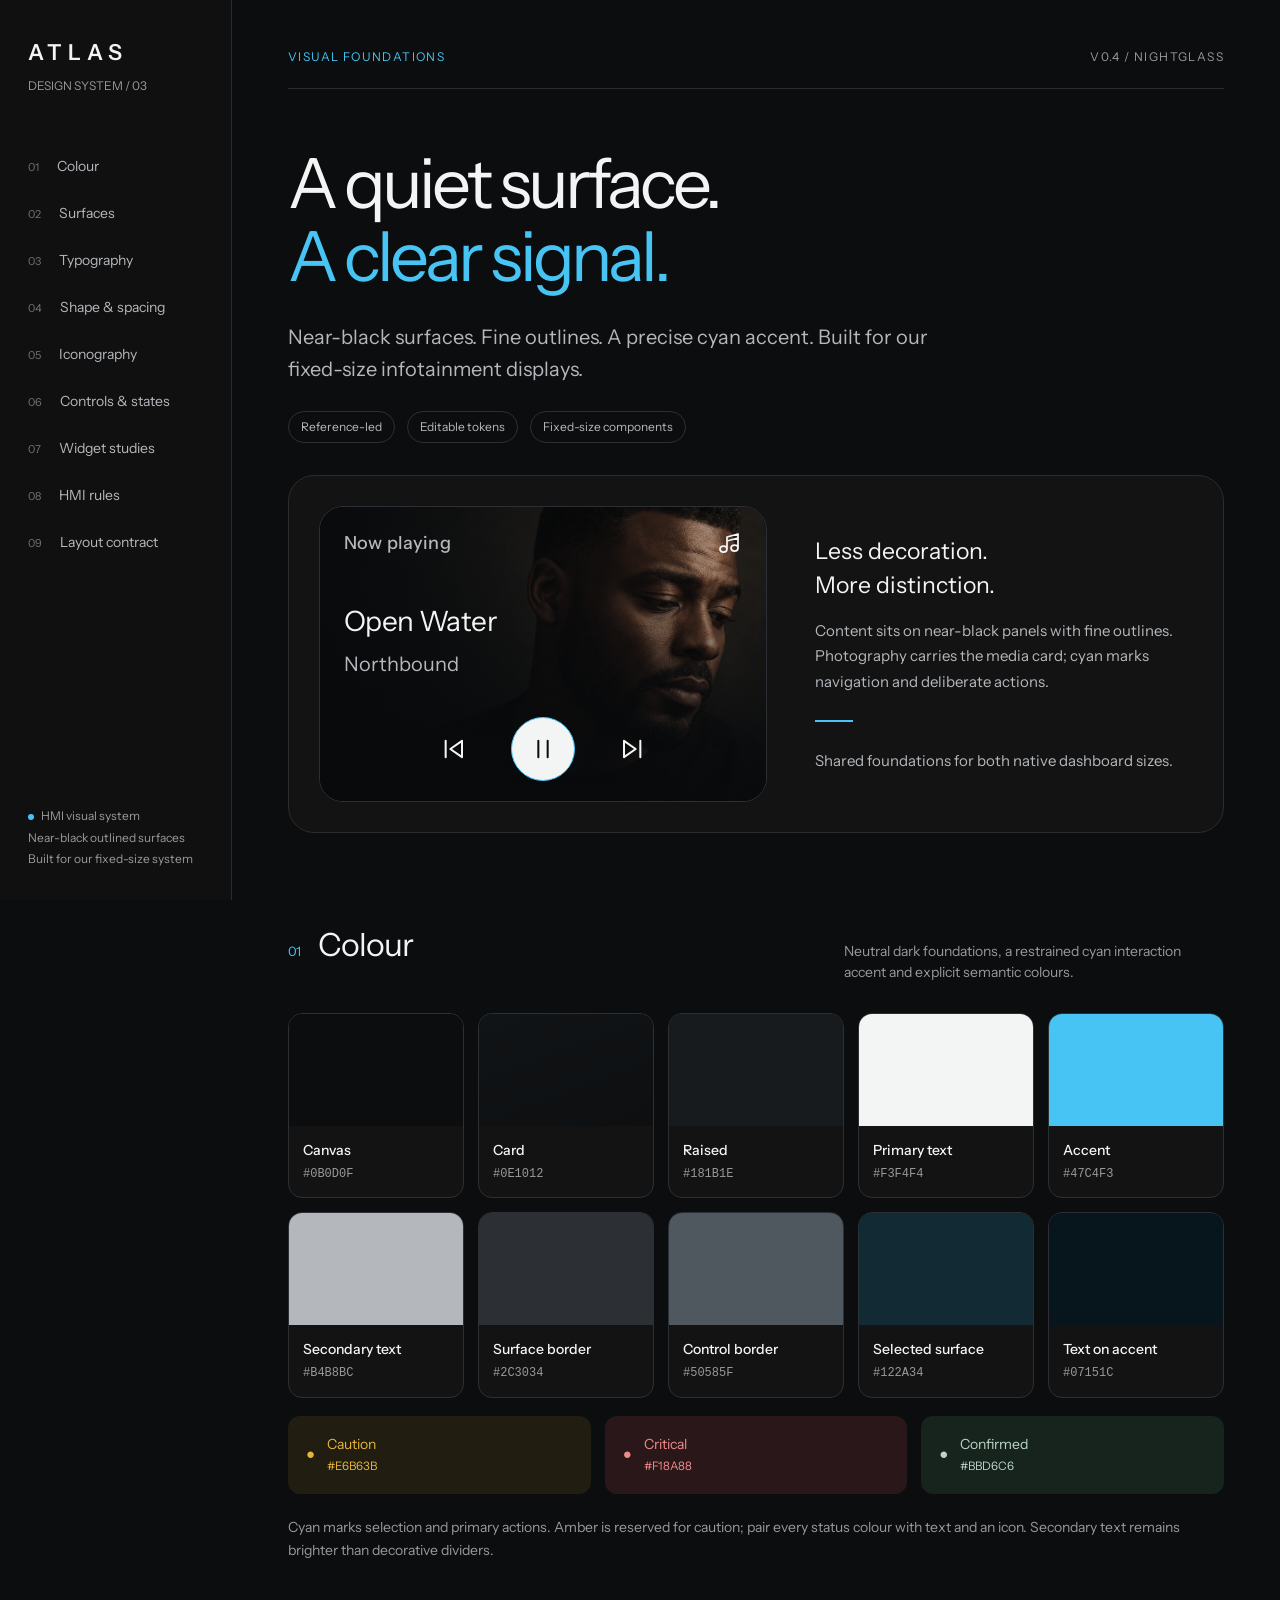
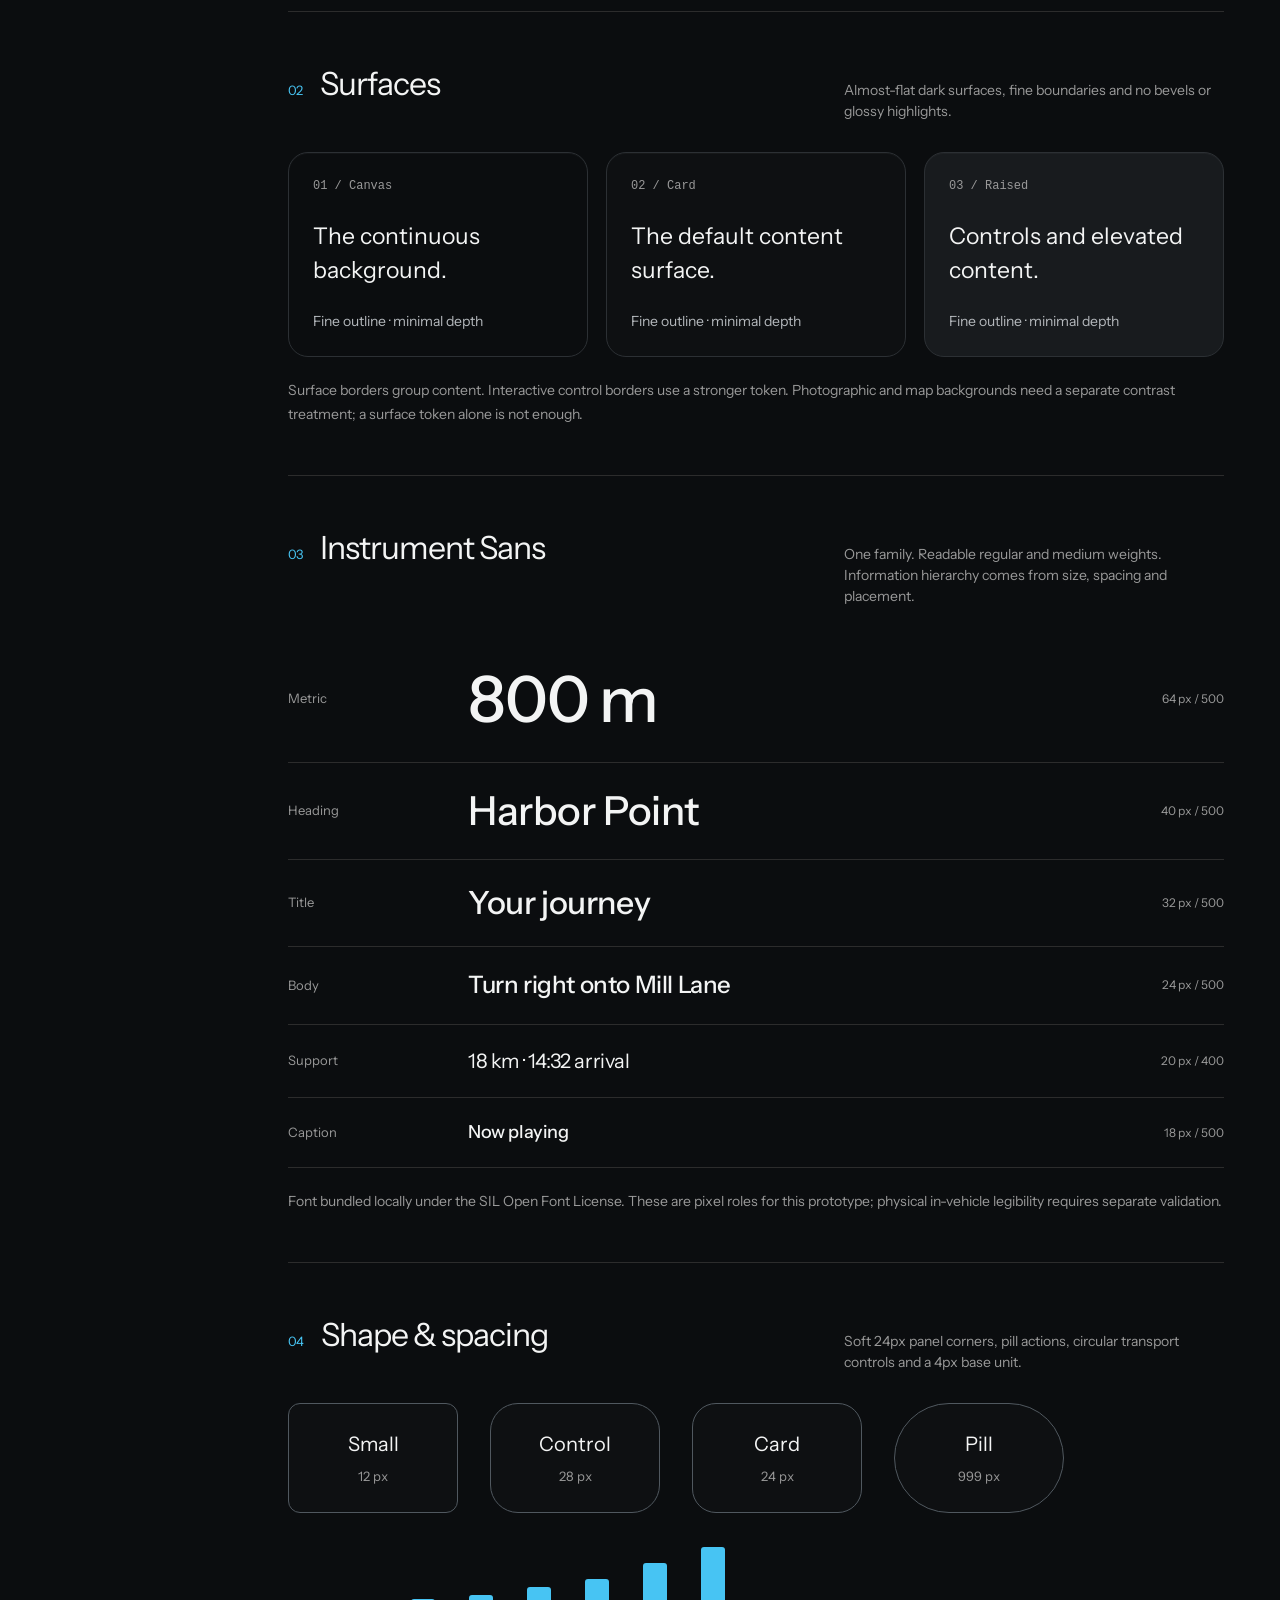
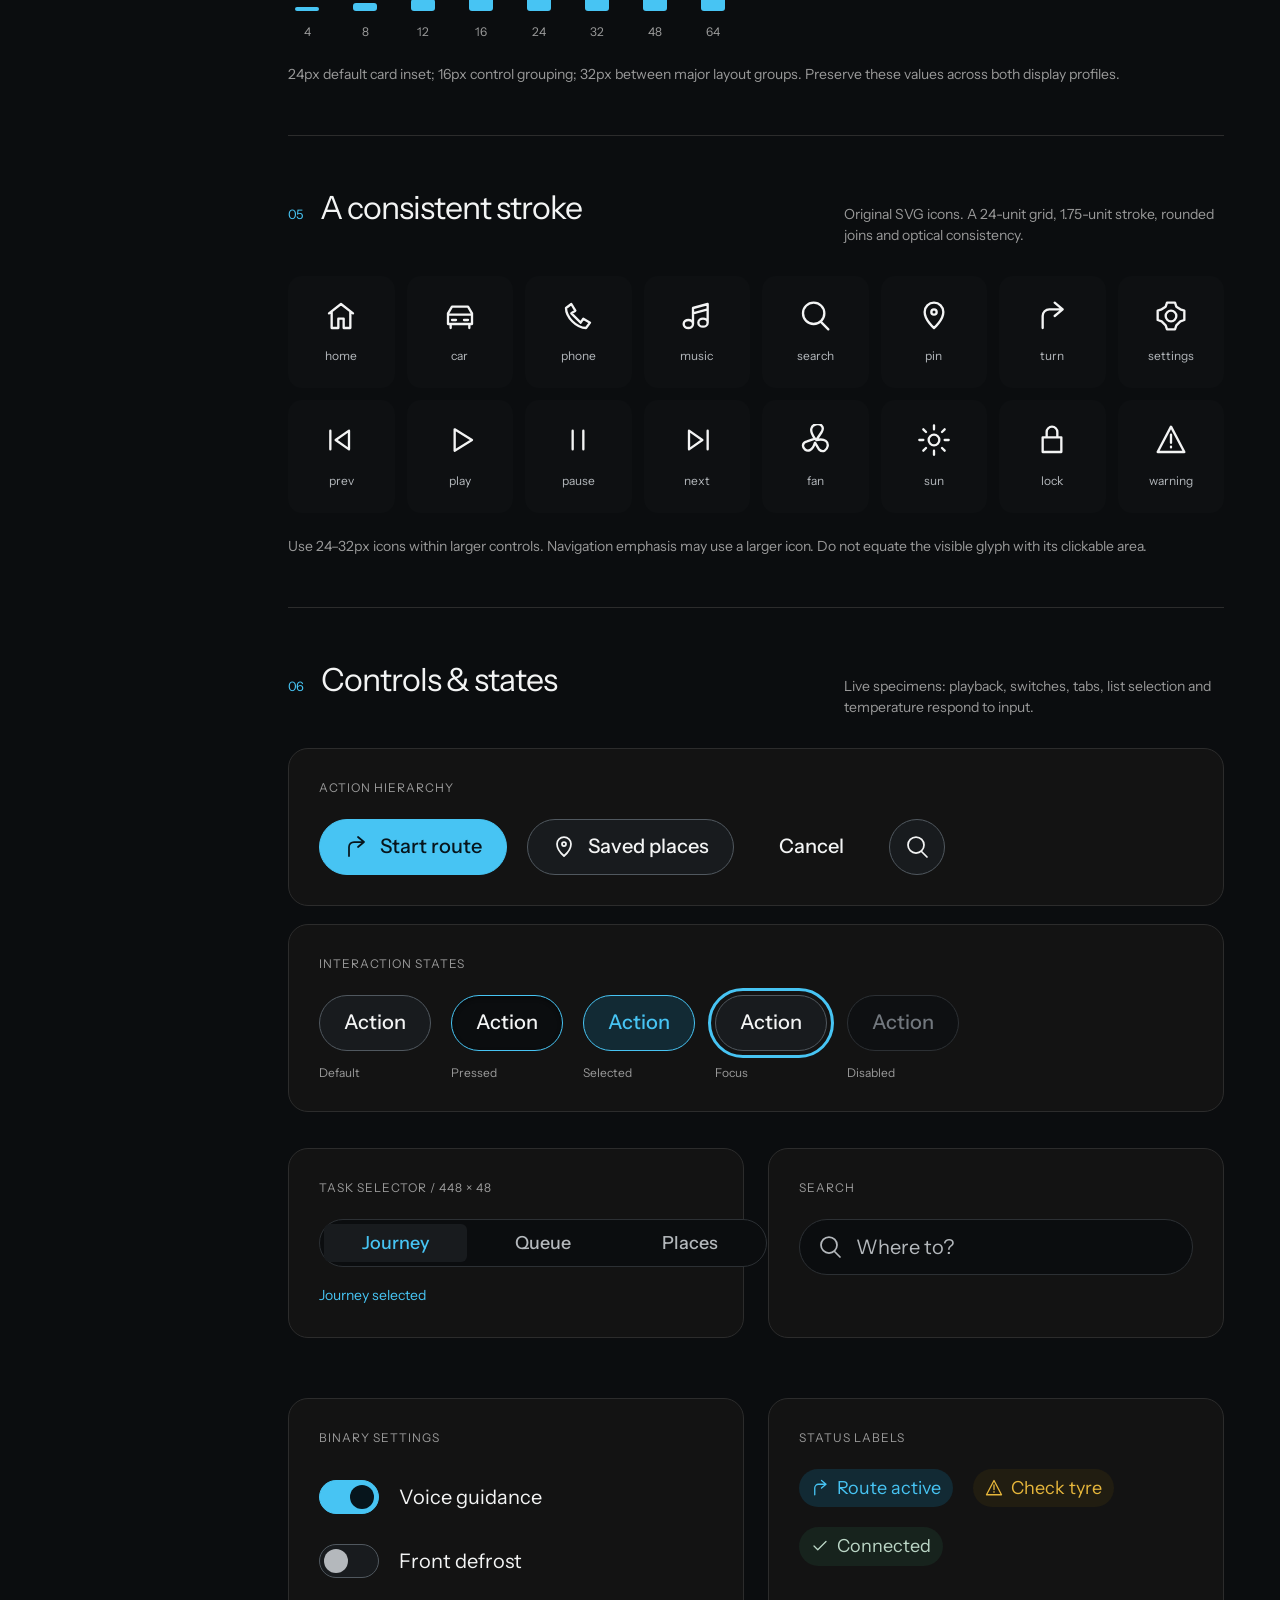
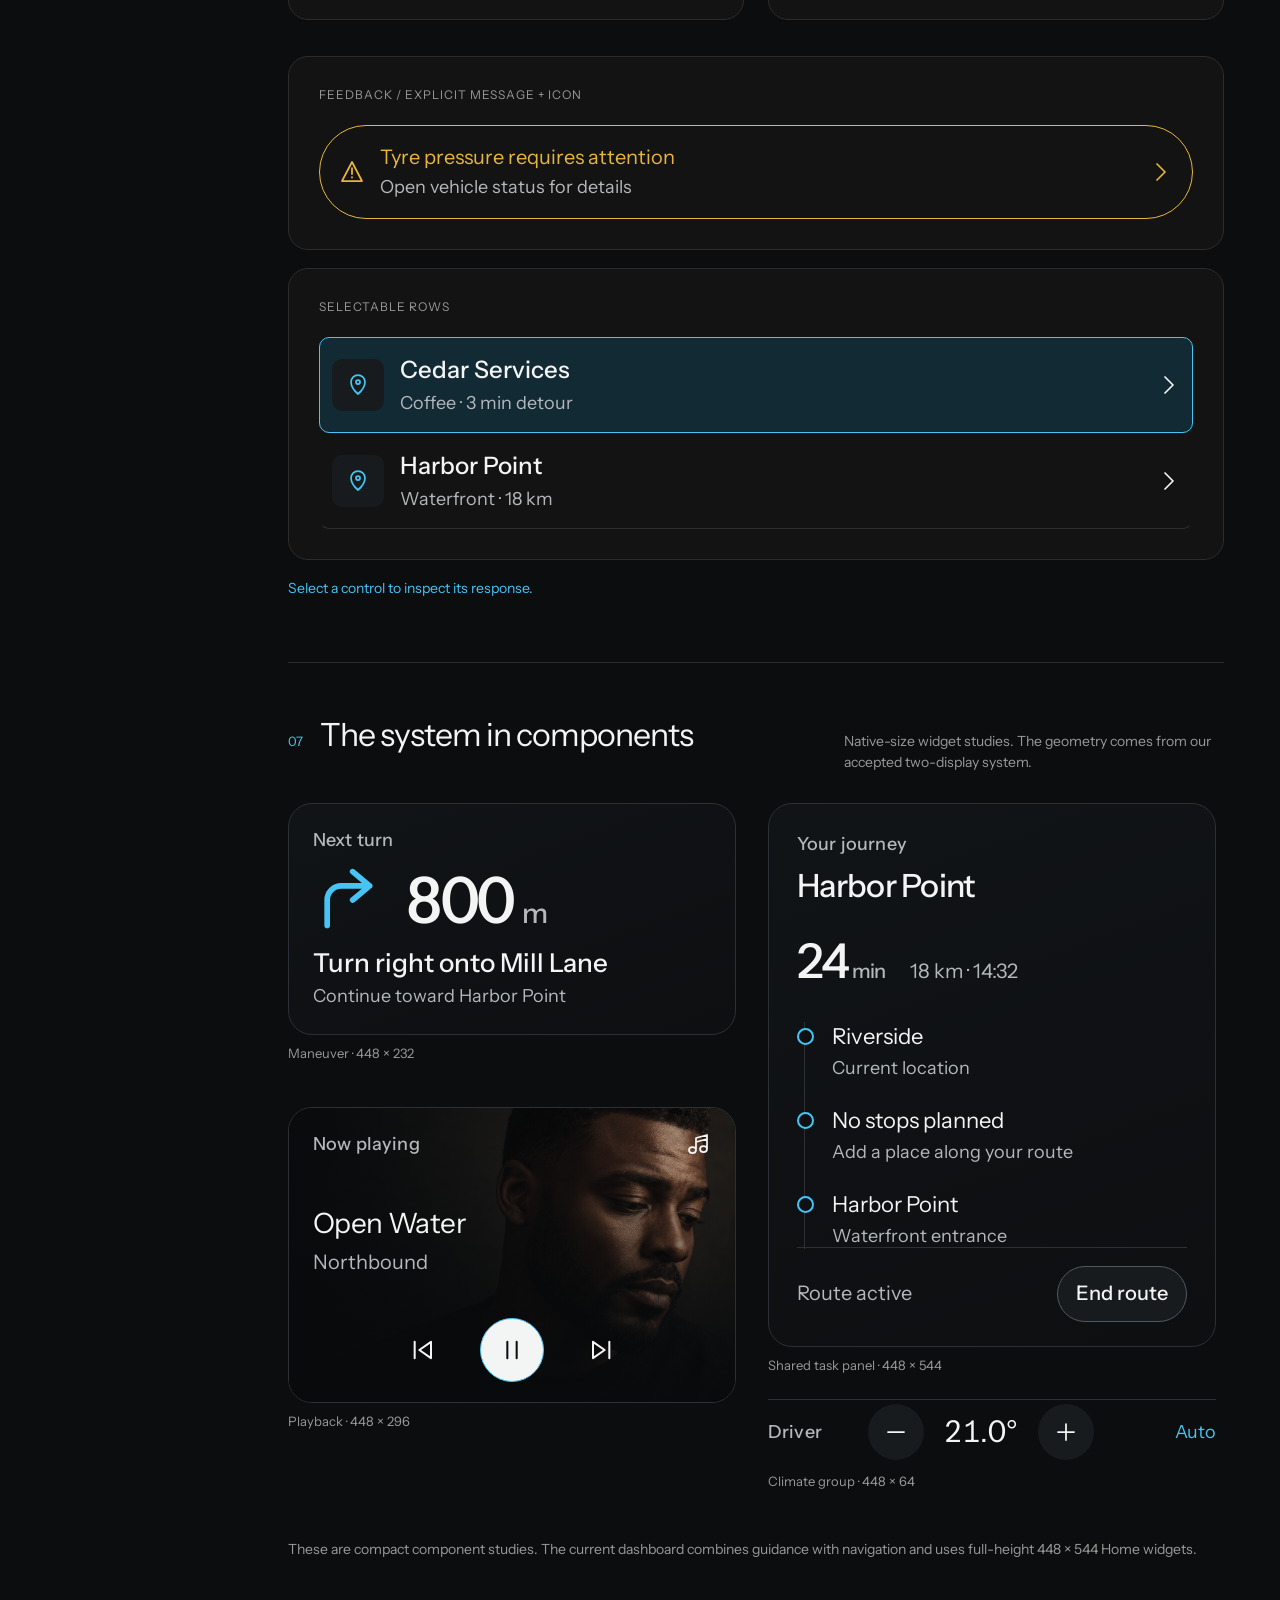
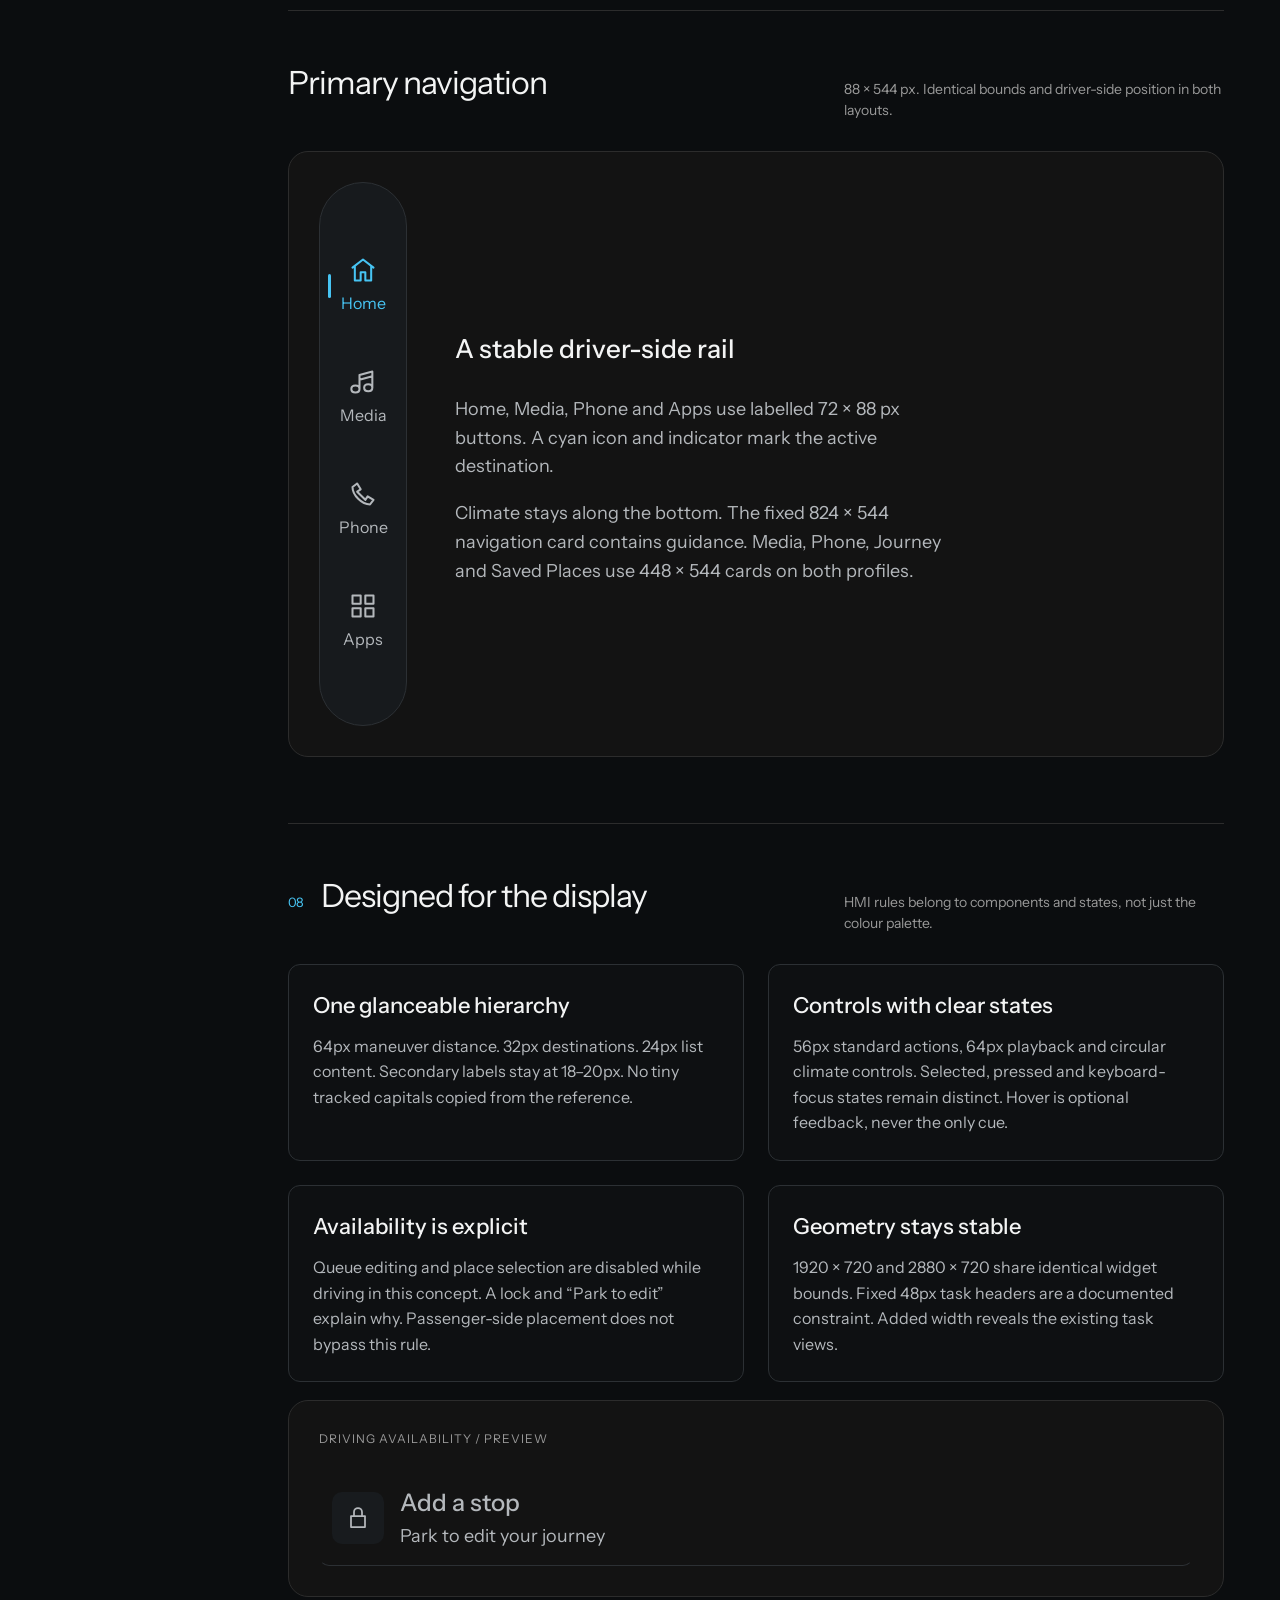
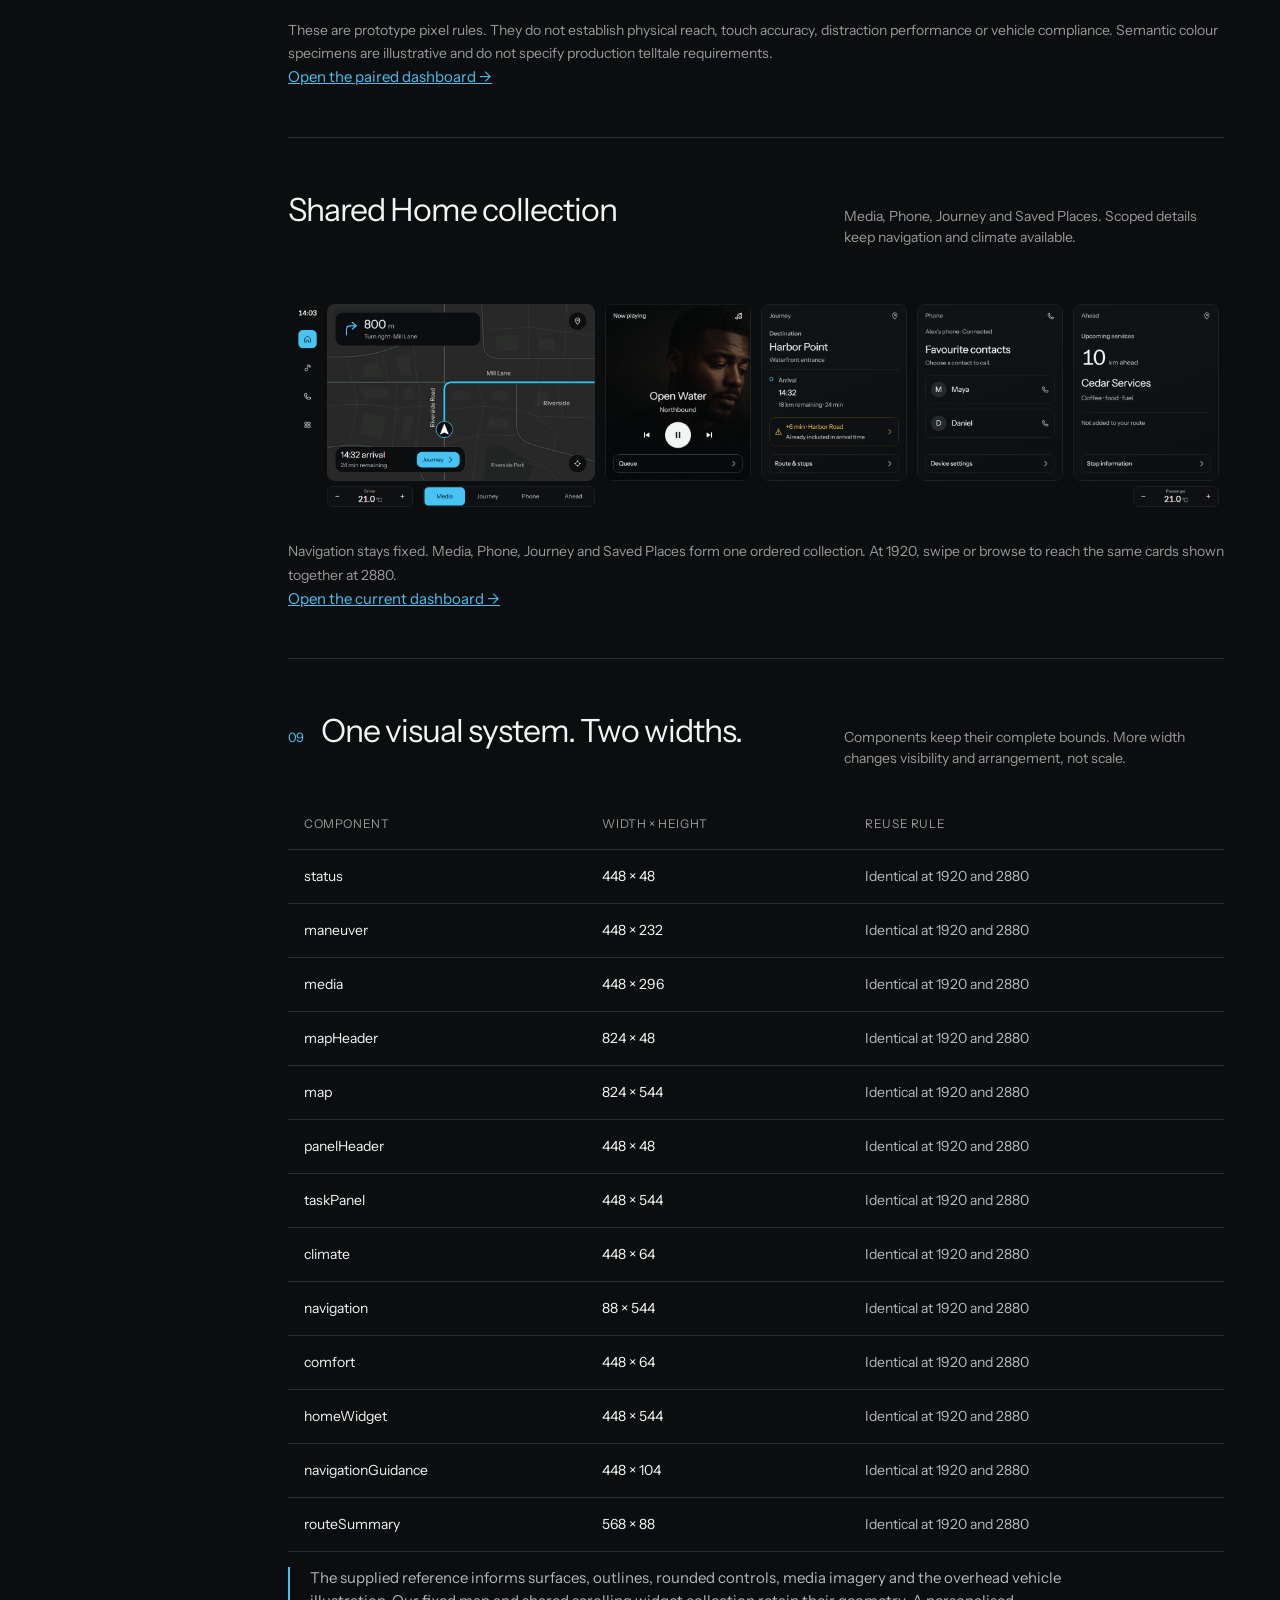
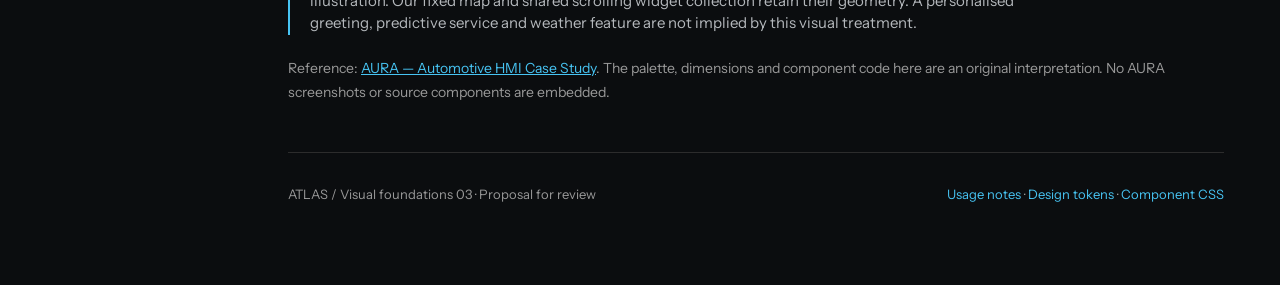
<file: atlas-design-system/nightglass.html>
<!doctype html><html lang="en"><head><meta charset="utf-8"><meta name="viewport" content="width=device-width,initial-scale=1"><title>ATLAS / Nightglass HMI design system</title><link rel="stylesheet" href="tokens.css"><link rel="stylesheet" href="components.css"><link rel="stylesheet" href="showcase.css"></head><body><aside class="side"><a href="#top" class="wordmark">ATLAS</a><div class="edition">DESIGN SYSTEM / 03</div><nav><a href="#colors"><span>01</span>Colour</a><a href="#surfaces"><span>02</span>Surfaces</a><a href="#type"><span>03</span>Typography</a><a href="#shape"><span>04</span>Shape & spacing</a><a href="#icons"><span>05</span>Iconography</a><a href="#controls"><span>06</span>Controls & states</a><a href="#widgets"><span>07</span>Widget studies</a><a href="#hmi"><span>08</span>HMI rules</a><a href="#contract"><span>09</span>Layout contract</a></nav><div class="side-foot"><i></i>HMI visual system<br>Near-black outlined surfaces<br>Built for our fixed-size system</div></aside><main id="top"><div class="topline"><span>Visual foundations</span><span>V0.4 / Nightglass</span></div><header class="hero"><h1>A quiet surface.<br><span>A clear signal.</span></h1><p>Near-black surfaces. Fine outlines. A precise cyan accent. Built for our fixed-size infotainment displays.</p><div class="hero-meta"><span class="pill">Reference-led</span><span class="pill">Editable tokens</span><span class="pill">Fixed-size components</span></div><div class="hero-preview"><div class="atlas"><article class="a-card a-media"><div class="a-media-head"><span class="a-label" data-now>Now playing</span><svg class="icon" viewBox="0 0 24 24" aria-hidden="true"><path d="M9 18V6l11-3v14M9 10l11-3M9 18c0 4-7 4-7 0s7-4 7 0m11-1c0 4-7 4-7 0s7-4 7 0"/></svg></div><div class="a-media-body"><img class="a-art" src="assets/northbound-portrait.png" alt="Original Northbound album portrait"><div class="a-media-copy"><h3 data-track>Open Water</h3><p data-artist>Northbound</p></div></div><div class="a-transport"><button class="a-button a-circle" data-action="prev" aria-label="Previous track"><svg class="icon" viewBox="0 0 24 24" aria-hidden="true"><path d="m18 5-10 7 10 7zM4 5v14"/></svg></button><button class="a-button a-button--primary a-circle" data-action="play" aria-label="Pause" aria-pressed="true"><svg class="icon" viewBox="0 0 24 24" aria-hidden="true"><path d="M8 5v14m8-14v14"/></svg></button><button class="a-button a-circle" data-action="next" aria-label="Next track"><svg class="icon" viewBox="0 0 24 24" aria-hidden="true"><path d="m6 5 10 7-10 7zM20 5v14"/></svg></button></div></article></div><div class="hero-notes"><h3>Less decoration.<br>More distinction.</h3><p>Content sits on near-black panels with fine outlines. Photography carries the media card; cyan marks navigation and deliberate actions.</p><div class="mini-rule"></div><p>Shared foundations for both native dashboard sizes.</p></div></div></header><section id="colors"><div class="section-head"><h2><span class="section-no">01</span>Colour</h2><p>Neutral dark foundations, a restrained cyan interaction accent and explicit semantic colours.</p></div><div class="swatches"><div class="swatch"><div class="swatch-color" style="background:#0B0D0F"></div><div class="swatch-info"><strong>Canvas</strong><code>#0B0D0F</code></div></div><div class="swatch"><div class="swatch-color" style="background:var(--material-card)"></div><div class="swatch-info"><strong>Card</strong><code>#0E1012</code></div></div><div class="swatch"><div class="swatch-color" style="background:var(--material-control)"></div><div class="swatch-info"><strong>Raised</strong><code>#181B1E</code></div></div><div class="swatch"><div class="swatch-color" style="background:#F3F4F4"></div><div class="swatch-info"><strong>Primary text</strong><code>#F3F4F4</code></div></div><div class="swatch"><div class="swatch-color" style="background:#47C4F3"></div><div class="swatch-info"><strong>Accent</strong><code>#47C4F3</code></div></div><div class="swatch"><div class="swatch-color" style="background:#B4B8BC"></div><div class="swatch-info"><strong>Secondary text</strong><code>#B4B8BC</code></div></div><div class="swatch"><div class="swatch-color" style="background:#2C3034"></div><div class="swatch-info"><strong>Surface border</strong><code>#2C3034</code></div></div><div class="swatch"><div class="swatch-color" style="background:#50585F"></div><div class="swatch-info"><strong>Control border</strong><code>#50585F</code></div></div><div class="swatch"><div class="swatch-color" style="background:#122A34"></div><div class="swatch-info"><strong>Selected surface</strong><code>#122A34</code></div></div><div class="swatch"><div class="swatch-color" style="background:#07151C"></div><div class="swatch-info"><strong>Text on accent</strong><code>#07151C</code></div></div></div><div class="semantic-grid"><div class="semantic" style="color:#E6B63B;background:#211D11"><strong>●</strong><span>Caution<br><small>#E6B63B</small></span></div><div class="semantic" style="color:#F18A88;background:#2A1719"><strong>●</strong><span>Critical<br><small>#F18A88</small></span></div><div class="semantic" style="color:#BBD6C6;background:#17231D"><strong>●</strong><span>Confirmed<br><small>#BBD6C6</small></span></div></div><p class="notes">Cyan marks selection and primary actions. Amber is reserved for caution; pair every status colour with text and an icon. Secondary text remains brighter than decorative dividers.</p></section><section id="surfaces"><div class="section-head"><h2><span class="section-no">02</span>Surfaces</h2><p>Almost-flat dark surfaces, fine boundaries and no bevels or glossy highlights.</p></div><div class="surface-grid"><div class="surface-demo" style="background:#0B0D0F"><code>01 / Canvas</code><strong>The continuous background.</strong><p>Fine outline · minimal depth</p></div><div class="surface-demo" style="background:#0E1012"><code>02 / Card</code><strong>The default content surface.</strong><p>Fine outline · minimal depth</p></div><div class="surface-demo" style="background:#181B1E"><code>03 / Raised</code><strong>Controls and elevated content.</strong><p>Fine outline · minimal depth</p></div></div><p class="notes">Surface borders group content. Interactive control borders use a stronger token. Photographic and map backgrounds need a separate contrast treatment; a surface token alone is not enough.</p></section><section id="type"><div class="section-head"><h2><span class="section-no">03</span>Instrument Sans</h2><p>One family. Readable regular and medium weights. Information hierarchy comes from size, spacing and placement.</p></div><div class="type-row"><div class="type-role">Metric</div><div class="type-sample" style="font-size:64px;font-weight:500;letter-spacing:-2px">800 m</div><div class="type-meta">64 px / 500</div></div><div class="type-row"><div class="type-role">Heading</div><div class="type-sample" style="font-size:40px;font-weight:500;letter-spacing:-.4px">Harbor Point</div><div class="type-meta">40 px / 500</div></div><div class="type-row"><div class="type-role">Title</div><div class="type-sample" style="font-size:32px;font-weight:500;letter-spacing:-.4px">Your journey</div><div class="type-meta">32 px / 500</div></div><div class="type-row"><div class="type-role">Body</div><div class="type-sample" style="font-size:24px;font-weight:500;letter-spacing:-.4px">Turn right onto Mill Lane</div><div class="type-meta">24 px / 500</div></div><div class="type-row"><div class="type-role">Support</div><div class="type-sample" style="font-size:20px;font-weight:400;letter-spacing:-.4px">18 km · 14:32 arrival</div><div class="type-meta">20 px / 400</div></div><div class="type-row"><div class="type-role">Caption</div><div class="type-sample" style="font-size:18px;font-weight:500;letter-spacing:-.4px">Now playing</div><div class="type-meta">18 px / 500</div></div><p class="notes">Font bundled locally under the SIL Open Font License. These are pixel roles for this prototype; physical in-vehicle legibility requires separate validation.</p></section><section id="shape"><div class="section-head"><h2><span class="section-no">04</span>Shape & spacing</h2><p>Soft 24px panel corners, pill actions, circular transport controls and a 4px base unit.</p></div><div class="shape-grid"><div class="shape" style="border-radius:12px">Small<small>12 px</small></div><div class="shape" style="border-radius:28px">Control<small>28 px</small></div><div class="shape" style="border-radius:24px">Card<small>24 px</small></div><div class="shape" style="border-radius:999px">Pill<small>999 px</small></div></div><div class="spacing"><div class="space-item"><div class="space-bar" style="height:4px"></div><span>4</span></div><div class="space-item"><div class="space-bar" style="height:8px"></div><span>8</span></div><div class="space-item"><div class="space-bar" style="height:12px"></div><span>12</span></div><div class="space-item"><div class="space-bar" style="height:16px"></div><span>16</span></div><div class="space-item"><div class="space-bar" style="height:24px"></div><span>24</span></div><div class="space-item"><div class="space-bar" style="height:32px"></div><span>32</span></div><div class="space-item"><div class="space-bar" style="height:48px"></div><span>48</span></div><div class="space-item"><div class="space-bar" style="height:64px"></div><span>64</span></div></div><p class="notes">24px default card inset; 16px control grouping; 32px between major layout groups. Preserve these values across both display profiles.</p></section><section id="icons"><div class="section-head"><h2><span class="section-no">05</span>A consistent stroke</h2><p>Original SVG icons. A 24-unit grid, 1.75-unit stroke, rounded joins and optical consistency.</p></div><div class="icon-grid atlas"><div class="icon-cell"><svg class="icon" viewBox="0 0 24 24" aria-hidden="true"><path d="M3 10 12 3l9 7M5 9v12h5v-7h4v7h5V9"/></svg><small>home</small></div><div class="icon-cell"><svg class="icon" viewBox="0 0 24 24" aria-hidden="true"><path d="M3 16v-6l3-5h12l3 5v8H3zM3 11h18M6 15h3m6 0h3M5 18v3m14-3v3"/></svg><small>car</small></div><div class="icon-cell"><svg class="icon" viewBox="0 0 24 24" aria-hidden="true"><path d="m7 3-4 3c0 7 8 15 15 15l3-4-5-3-2 3-7-7 3-2z"/></svg><small>phone</small></div><div class="icon-cell"><svg class="icon" viewBox="0 0 24 24" aria-hidden="true"><path d="M9 18V6l11-3v14M9 10l11-3M9 18c0 4-7 4-7 0s7-4 7 0m11-1c0 4-7 4-7 0s7-4 7 0"/></svg><small>music</small></div><div class="icon-cell"><svg class="icon" viewBox="0 0 24 24" aria-hidden="true"><path d="m17 17 5 5M19 10a8 8 0 1 1-16 0 8 8 0 0 1 16 0"/></svg><small>search</small></div><div class="icon-cell"><svg class="icon" viewBox="0 0 24 24" aria-hidden="true"><path d="M19 9c0 6-7 12-7 12S5 15 5 9a7 7 0 0 1 14 0zM14 9a2 2 0 1 1-4 0 2 2 0 0 1 4 0"/></svg><small>pin</small></div><div class="icon-cell"><svg class="icon" viewBox="0 0 24 24" aria-hidden="true"><path d="M5 21V12a5 5 0 0 1 5-5h10m-6-5 6 5-6 5"/></svg><small>turn</small></div><div class="icon-cell"><svg class="icon" viewBox="0 0 24 24" aria-hidden="true"><path d="m9 2 6 0 1 3 3 2 3 1v7l-3 1-3 3-1 3H9l-1-3-3-3-3-1V8l3-1 3-2zM16 12a4 4 0 1 1-8 0 4 4 0 0 1 8 0"/></svg><small>settings</small></div><div class="icon-cell"><svg class="icon" viewBox="0 0 24 24" aria-hidden="true"><path d="m18 5-10 7 10 7zM4 5v14"/></svg><small>prev</small></div><div class="icon-cell"><svg class="icon" viewBox="0 0 24 24" aria-hidden="true"><path d="m8 4 13 8-13 8z"/></svg><small>play</small></div><div class="icon-cell"><svg class="icon" viewBox="0 0 24 24" aria-hidden="true"><path d="M8 5v14m8-14v14"/></svg><small>pause</small></div><div class="icon-cell"><svg class="icon" viewBox="0 0 24 24" aria-hidden="true"><path d="m6 5 10 7-10 7zM20 5v14"/></svg><small>next</small></div><div class="icon-cell"><svg class="icon" viewBox="0 0 24 24" aria-hidden="true"><path d="M12 11C2-2 22-3 17 6l-4 6c14-3 8 13 2 7l-3-5c-4 13-14 1-6-1z"/></svg><small>fan</small></div><div class="icon-cell"><svg class="icon" viewBox="0 0 24 24" aria-hidden="true"><path d="M16 12a4 4 0 1 1-8 0 4 4 0 0 1 8 0M12 1v3m0 16v3M1 12h3m16 0h3M4 4l2 2m12 12 2 2M4 20l2-2M18 6l2-2"/></svg><small>sun</small></div><div class="icon-cell"><svg class="icon" viewBox="0 0 24 24" aria-hidden="true"><path d="M5 10h14v11H5zM8 10V6a4 4 0 0 1 8 0v4"/></svg><small>lock</small></div><div class="icon-cell"><svg class="icon" viewBox="0 0 24 24" aria-hidden="true"><path d="m12 2 10 19H2zM12 8v6m0 3v.5"/></svg><small>warning</small></div></div><p class="notes">Use 24–32px icons within larger controls. Navigation emphasis may use a larger icon. Do not equate the visible glyph with its clickable area.</p></section><section id="controls"><div class="section-head"><h2><span class="section-no">06</span>Controls & states</h2><p>Live specimens: playback, switches, tabs, list selection and temperature respond to input.</p></div><div class="specimen"><div class="specimen-title">Action hierarchy</div><div class="specimen-row atlas"><button class="a-button a-button--primary" data-demo="Route action selected"><svg class="icon" viewBox="0 0 24 24" aria-hidden="true"><path d="M5 21V12a5 5 0 0 1 5-5h10m-6-5 6 5-6 5"/></svg>Start route</button><button class="a-button " data-demo="Saved places selected"><svg class="icon" viewBox="0 0 24 24" aria-hidden="true"><path d="M19 9c0 6-7 12-7 12S5 15 5 9a7 7 0 0 1 14 0zM14 9a2 2 0 1 1-4 0 2 2 0 0 1 4 0"/></svg>Saved places</button><button class="a-button a-button--quiet" data-demo="Action cancelled">Cancel</button><button class="a-button a-icon-button a-circle" aria-label="Search" data-demo="Search selected"><svg class="icon" viewBox="0 0 24 24" aria-hidden="true"><path d="m17 17 5 5M19 10a8 8 0 1 1-16 0 8 8 0 0 1 16 0"/></svg></button></div></div><div class="specimen"><div class="specimen-title">Interaction states</div><div class="specimen-row atlas"><div class="state-item"><button class="a-button "  data-demo="Default specimen selected">Action</button><small>Default</small></div><div class="state-item"><button class="a-button is-pressed"  data-demo="Pressed specimen selected">Action</button><small>Pressed</small></div><div class="state-item"><button class="a-button a-button--selected" aria-pressed="true" data-demo="Selected specimen selected">Action</button><small>Selected</small></div><div class="state-item"><button class="a-button is-focus"  data-demo="Focus specimen selected">Action</button><small>Focus</small></div><div class="state-item"><button class="a-button " disabled data-demo="Disabled specimen selected">Action</button><small>Disabled</small></div></div></div><div class="control-two"><div class="specimen"><div class="specimen-title">Task selector / 448 × 48</div><div class="atlas"><div class="a-tabs" role="tablist" aria-label="Shared task panels"><button role="tab" id="tab-0" aria-controls="tab-example" aria-selected="true" tabindex="0">Journey</button><button role="tab" id="tab-1" aria-controls="tab-example" aria-selected="false" tabindex="-1">Queue</button><button role="tab" id="tab-2" aria-controls="tab-example" aria-selected="false" tabindex="-1">Places</button></div></div><div id="tab-example" role="tabpanel" aria-labelledby="tab-0" class="feedback">Journey selected</div></div><div class="specimen"><div class="specimen-title">Search</div><label class="a-field atlas"><svg class="icon" viewBox="0 0 24 24" aria-hidden="true"><path d="m17 17 5 5M19 10a8 8 0 1 1-16 0 8 8 0 0 1 16 0"/></svg><input placeholder="Where to?" aria-label="Search saved places"></label></div><div class="specimen"><div class="specimen-title">Binary settings</div><div class="switches atlas"><button class="a-switch" role="switch" aria-checked="true" aria-label="Voice guidance"><span class="a-switch-track"><span class="a-switch-knob"></span></span>Voice guidance</button><button class="a-switch" role="switch" aria-checked="false" aria-label="Front defrost"><span class="a-switch-track"><span class="a-switch-knob"></span></span>Front defrost</button></div></div><div class="specimen"><div class="specimen-title">Status labels</div><div class="specimen-row atlas"><span class="a-chip a-chip--accent"><svg class="icon" viewBox="0 0 24 24" aria-hidden="true"><path d="M5 21V12a5 5 0 0 1 5-5h10m-6-5 6 5-6 5"/></svg>Route active</span><span class="a-chip a-chip--warning"><svg class="icon" viewBox="0 0 24 24" aria-hidden="true"><path d="m12 2 10 19H2zM12 8v6m0 3v.5"/></svg>Check tyre</span><span class="a-chip a-chip--success"><svg class="icon" viewBox="0 0 24 24" aria-hidden="true"><path d="m4 12 5 5L20 6"/></svg>Connected</span></div></div></div><div class="specimen atlas"><div class="specimen-title">Feedback / Explicit message + icon</div><div class="a-alert"><svg class="icon" viewBox="0 0 24 24" aria-hidden="true"><path d="m12 2 10 19H2zM12 8v6m0 3v.5"/></svg><div>Tyre pressure requires attention<small>Open vehicle status for details</small></div><svg class="icon" viewBox="0 0 24 24" aria-hidden="true"><path d="m9 4 8 8-8 8"/></svg></div></div><div class="specimen atlas"><div class="specimen-title">Selectable rows</div><button class="a-row" aria-current="true"><span class="a-row-art"><svg class="icon" viewBox="0 0 24 24" aria-hidden="true"><path d="M19 9c0 6-7 12-7 12S5 15 5 9a7 7 0 0 1 14 0zM14 9a2 2 0 1 1-4 0 2 2 0 0 1 4 0"/></svg></span><span class="a-row-text"><strong>Cedar Services</strong><small>Coffee · 3 min detour</small></span><svg class="icon" viewBox="0 0 24 24" aria-hidden="true"><path d="m9 4 8 8-8 8"/></svg></button><button class="a-row" aria-current="false"><span class="a-row-art"><svg class="icon" viewBox="0 0 24 24" aria-hidden="true"><path d="M19 9c0 6-7 12-7 12S5 15 5 9a7 7 0 0 1 14 0zM14 9a2 2 0 1 1-4 0 2 2 0 0 1 4 0"/></svg></span><span class="a-row-text"><strong>Harbor Point</strong><small>Waterfront · 18 km</small></span><svg class="icon" viewBox="0 0 24 24" aria-hidden="true"><path d="m9 4 8 8-8 8"/></svg></button></div><p class="feedback" id="feedback" role="status" aria-live="polite">Select a control to inspect its response.</p></section><section id="widgets"><div class="section-head"><h2><span class="section-no">07</span>The system in components</h2><p>Native-size widget studies. The geometry comes from our accepted two-display system.</p></div><div class="widget-grid atlas"><div class="widget-stack"><div><article class="a-card a-maneuver"><div class="a-label">Next turn</div><div class="a-maneuver-content"><svg class="icon" viewBox="0 0 24 24" aria-hidden="true"><path d="M5 21V12a5 5 0 0 1 5-5h10m-6-5 6 5-6 5"/></svg><div class="a-metric">800<span>m</span></div></div><h3>Turn right onto Mill Lane</h3><div class="a-support">Continue toward Harbor Point</div></article><p class="widget-caption">Maneuver · 448 × 232</p></div><div><article class="a-card a-media"><div class="a-media-head"><span class="a-label" data-now>Now playing</span><svg class="icon" viewBox="0 0 24 24" aria-hidden="true"><path d="M9 18V6l11-3v14M9 10l11-3M9 18c0 4-7 4-7 0s7-4 7 0m11-1c0 4-7 4-7 0s7-4 7 0"/></svg></div><div class="a-media-body"><img class="a-art" src="assets/northbound-portrait.png" alt="Original Northbound album portrait"><div class="a-media-copy"><h3 data-track>Open Water</h3><p data-artist>Northbound</p></div></div><div class="a-transport"><button class="a-button a-circle" data-action="prev" aria-label="Previous track"><svg class="icon" viewBox="0 0 24 24" aria-hidden="true"><path d="m18 5-10 7 10 7zM4 5v14"/></svg></button><button class="a-button a-button--primary a-circle" data-action="play" aria-label="Pause" aria-pressed="true"><svg class="icon" viewBox="0 0 24 24" aria-hidden="true"><path d="M8 5v14m8-14v14"/></svg></button><button class="a-button a-circle" data-action="next" aria-label="Next track"><svg class="icon" viewBox="0 0 24 24" aria-hidden="true"><path d="m6 5 10 7-10 7zM20 5v14"/></svg></button></div></article><p class="widget-caption">Playback · 448 × 296</p></div></div><div><article class="a-card a-journey"><div class="a-label">Your journey</div><h3 class="a-title">Harbor Point</h3><div class="a-journey-stats"><strong>24<span> min</span></strong><span>18 km · 14:32</span></div><div class="a-timeline"><div>Riverside<small>Current location</small></div><div>No stops planned<small>Add a place along your route</small></div><div>Harbor Point<small>Waterfront entrance</small></div></div><div class="a-journey-foot"><span class="a-support">Route active</span><button class="a-button " data-action="route">End route</button></div></article><p class="widget-caption">Shared task panel · 448 × 544</p><div class="a-climate"><span class="a-label">Driver</span><button class="a-button a-icon-button a-circle" data-action="cool" aria-label="Decrease temperature"><svg class="icon" viewBox="0 0 24 24" aria-hidden="true"><path d="M4 12h16"/></svg></button><output data-temp aria-live="polite">21.0°</output><button class="a-button a-icon-button a-circle" data-action="warm" aria-label="Increase temperature"><svg class="icon" viewBox="0 0 24 24" aria-hidden="true"><path d="M12 4v16M4 12h16"/></svg></button><span class="auto">Auto</span></div><p class="widget-caption">Climate group · 448 × 64</p></div></div><p class="notes">These are compact component studies. The current dashboard combines guidance with navigation and uses full-height 448 × 544 Home widgets.</p></section><section id="navigation"><div class="section-head"><h2>Primary navigation</h2><p>88 × 544 px. Identical bounds and driver-side position in both layouts.</p></div><div class="specimen navigation-study"><div class="atlas"><nav class="a-nav" aria-label="Primary navigation"><button data-action="home" aria-label="Home" aria-current="page"><svg class="icon" viewBox="0 0 24 24" aria-hidden="true"><path d="M3 10 12 3l9 7M5 9v12h5v-7h4v7h5V9"/></svg><span>Home</span></button><button data-action="tool-media" aria-label="Media" ><svg class="icon" viewBox="0 0 24 24" aria-hidden="true"><path d="M9 18V6l11-3v14M9 10l11-3M9 18c0 4-7 4-7 0s7-4 7 0m11-1c0 4-7 4-7 0s7-4 7 0"/></svg><span>Media</span></button><button data-action="tool-phone" aria-label="Phone" ><svg class="icon" viewBox="0 0 24 24" aria-hidden="true"><path d="m7 3-4 3c0 7 8 15 15 15l3-4-5-3-2 3-7-7 3-2z"/></svg><span>Phone</span></button><button data-action="tool-apps" aria-label="Applications" ><svg class="icon" viewBox="0 0 24 24" aria-hidden="true"><path d="M3 3h7v7H3zM14 3h7v7h-7zM3 14h7v7H3zM14 14h7v7h-7z"/></svg><span>Apps</span></button></nav></div><div><h3>A stable driver-side rail</h3><p>Home, Media, Phone and Apps use labelled 72 × 88 px buttons. A cyan icon and indicator mark the active destination.</p><p>Climate stays along the bottom. The fixed 824 × 544 navigation card contains guidance. Media, Phone, Journey and Saved Places use 448 × 544 cards on both profiles.</p></div></div></section><section id="hmi"><div class="section-head"><h2><span class="section-no">08</span>Designed for the display</h2><p>HMI rules belong to components and states, not just the colour palette.</p></div><div class="hmi-rules"><article><h3>One glanceable hierarchy</h3><p>64px maneuver distance. 32px destinations. 24px list content. Secondary labels stay at 18–20px. No tiny tracked capitals copied from the reference.</p></article><article><h3>Controls with clear states</h3><p>56px standard actions, 64px playback and circular climate controls. Selected, pressed and keyboard-focus states remain distinct. Hover is optional feedback, never the only cue.</p></article><article><h3>Availability is explicit</h3><p>Queue editing and place selection are disabled while driving in this concept. A lock and “Park to edit” explain why. Passenger-side placement does not bypass this rule.</p></article><article><h3>Geometry stays stable</h3><p>1920 × 720 and 2880 × 720 share identical widget bounds. Fixed 48px task headers are a documented constraint. Added width reveals the existing task views.</p></article></div><div class="specimen atlas"><div class="specimen-title">Driving availability / Preview</div><button class="a-row" disabled><span class="a-row-art"><svg class="icon" viewBox="0 0 24 24" aria-hidden="true"><path d="M5 10h14v11H5zM8 10V6a4 4 0 0 1 8 0v4"/></svg></span><span class="a-row-text"><strong>Add a stop</strong><small>Park to edit your journey</small></span></button></div><p class="notes">These are prototype pixel rules. They do not establish physical reach, touch accuracy, distraction performance or vehicle compliance. Semantic colour specimens are illustrative and do not specify production telltale requirements.</p><a class="source-link" href="../final-proposal/prototype.html">Open the paired dashboard →</a></section><section id="applied-home"><div class="section-head"><h2>Shared Home collection</h2><p>Media, Phone, Journey and Saved Places. Scoped details keep navigation and climate available.</p></div><img src="../final-proposal/home-2880.png" alt="Current Navigation, Media, Phone, Journey and Saved Places dashboard" style="width:100%;height:auto;border-radius:12px"><p class="notes">Navigation stays fixed. Media, Phone, Journey and Saved Places form one ordered collection. At 1920, swipe or browse to reach the same cards shown together at 2880.</p><a class="source-link" href="../final-proposal/prototype.html">Open the current dashboard →</a></section><section id="contract"><div class="section-head"><h2><span class="section-no">09</span>One visual system. Two widths.</h2><p>Components keep their complete bounds. More width changes visibility and arrangement, not scale.</p></div><div class="table-wrap"><table><thead><tr><th>Component</th><th>Width × height</th><th>Reuse rule</th></tr></thead><tbody><tr><td>status</td><td>448 × 48</td><td>Identical at 1920 and 2880</td></tr><tr><td>maneuver</td><td>448 × 232</td><td>Identical at 1920 and 2880</td></tr><tr><td>media</td><td>448 × 296</td><td>Identical at 1920 and 2880</td></tr><tr><td>mapHeader</td><td>824 × 48</td><td>Identical at 1920 and 2880</td></tr><tr><td>map</td><td>824 × 544</td><td>Identical at 1920 and 2880</td></tr><tr><td>panelHeader</td><td>448 × 48</td><td>Identical at 1920 and 2880</td></tr><tr><td>taskPanel</td><td>448 × 544</td><td>Identical at 1920 and 2880</td></tr><tr><td>climate</td><td>448 × 64</td><td>Identical at 1920 and 2880</td></tr><tr><td>navigation</td><td>88 × 544</td><td>Identical at 1920 and 2880</td></tr><tr><td>comfort</td><td>448 × 64</td><td>Identical at 1920 and 2880</td></tr><tr><td>homeWidget</td><td>448 × 544</td><td>Identical at 1920 and 2880</td></tr><tr><td>navigationGuidance</td><td>448 × 104</td><td>Identical at 1920 and 2880</td></tr><tr><td>routeSummary</td><td>568 × 88</td><td>Identical at 1920 and 2880</td></tr></tbody></table></div><p class="note-box">The supplied reference informs surfaces, outlines, rounded controls, media imagery and the overhead vehicle illustration. Our fixed map and shared scrolling widget collection retain their geometry. A personalised greeting, predictive service and weather feature are not implied by this visual treatment.</p><p class="notes">Reference: <a class="source-link" href="https://www.behance.net/gallery/246187771/AURA-Automotive-HMI-Case-Study" target="_blank" rel="noopener">AURA — Automotive HMI Case Study</a>. The palette, dimensions and component code here are an original interpretation. No AURA screenshots or source components are embedded.</p></section><footer class="bottom"><span>ATLAS / Visual foundations 03 · Proposal for review</span><div><a href="README.md">Usage notes</a> · <a href="tokens.json">Design tokens</a> · <a href="components.css">Component CSS</a></div></footer></main><script src="library.js"></script><script src="showcase.js"></script></body></html>
</file>
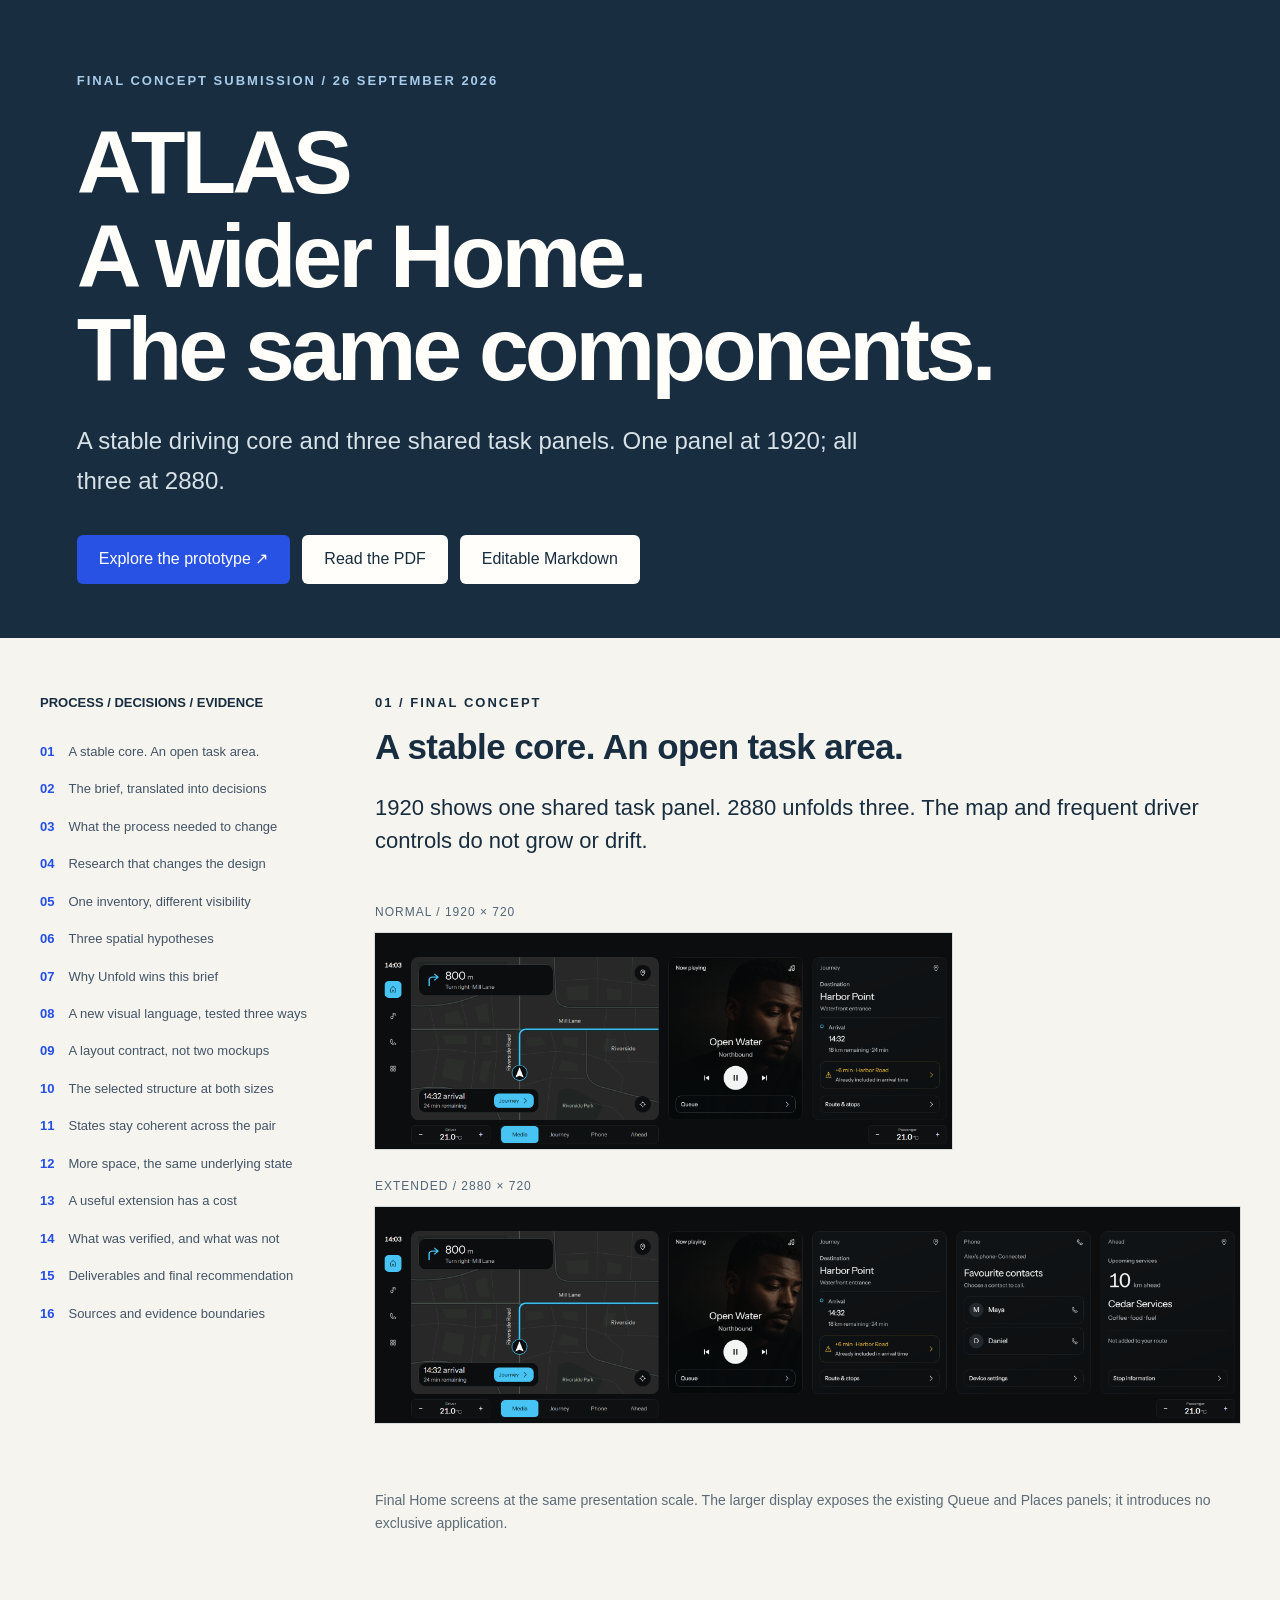
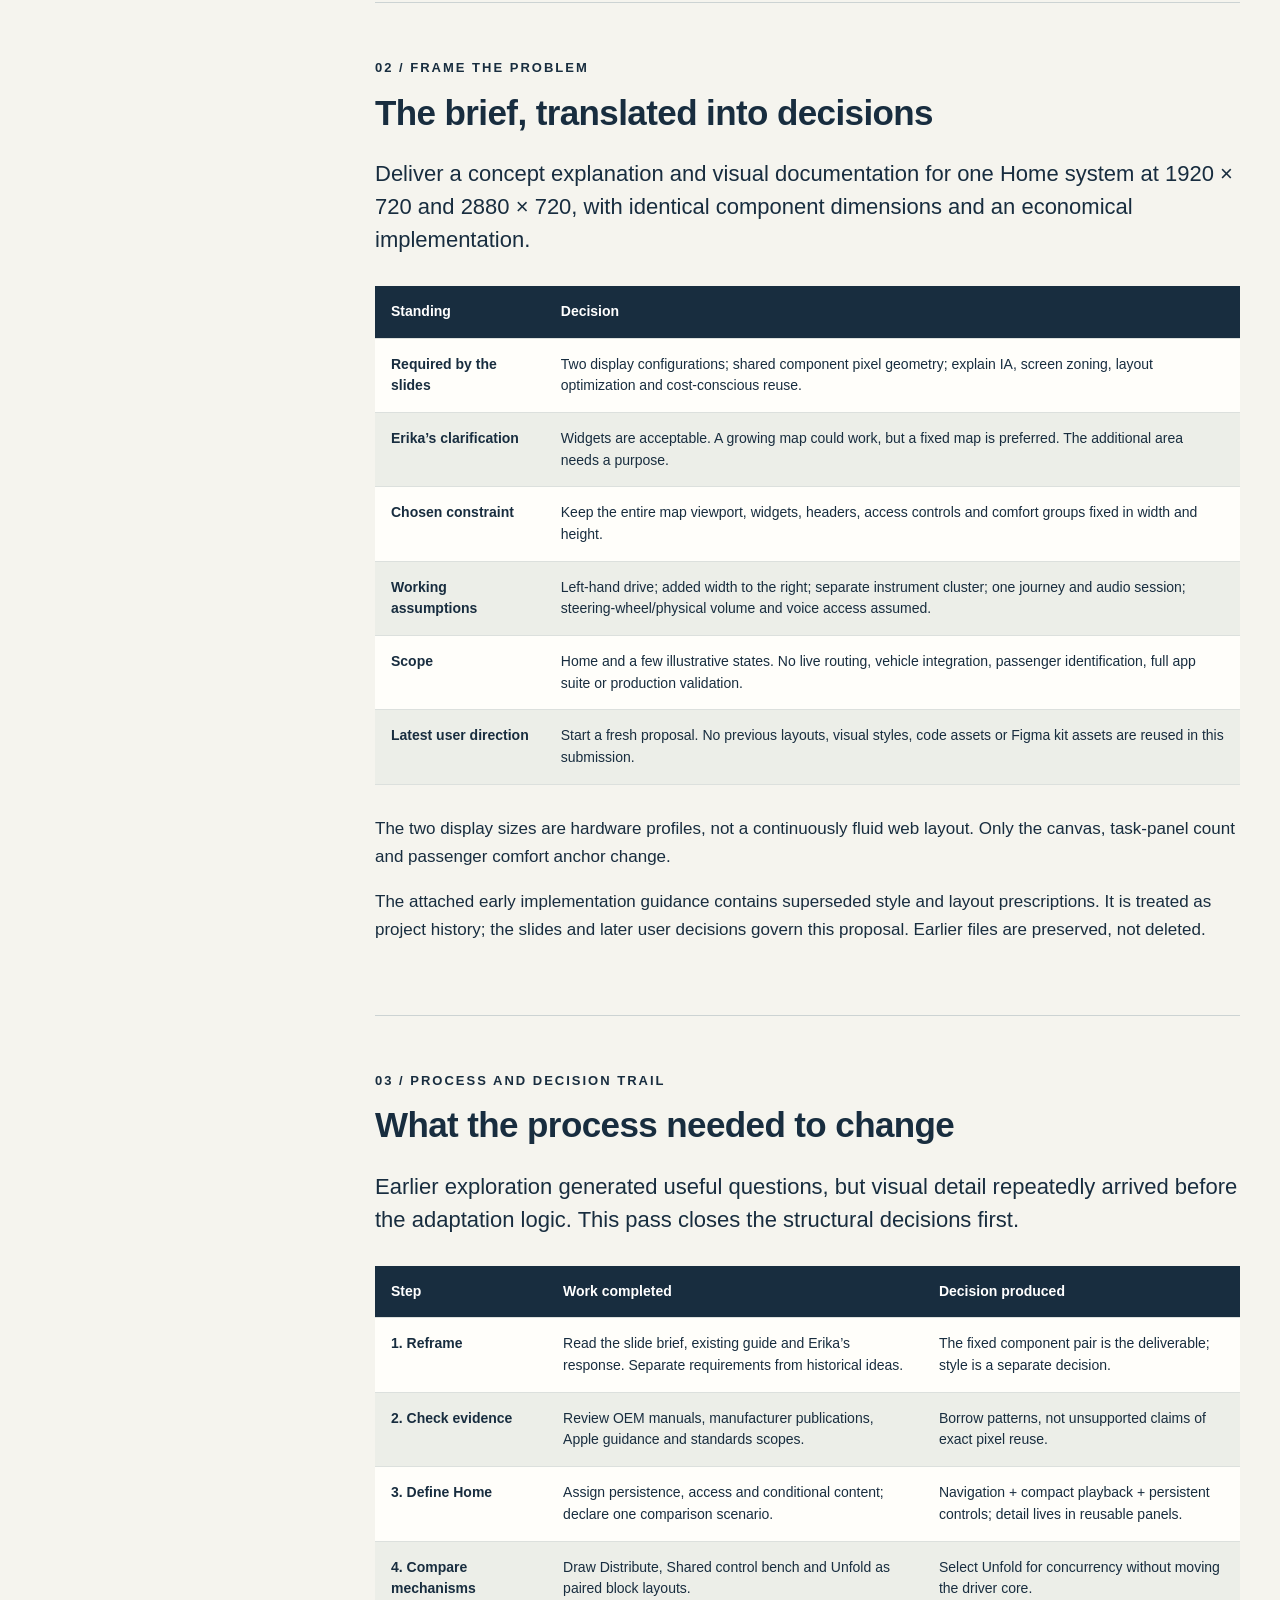
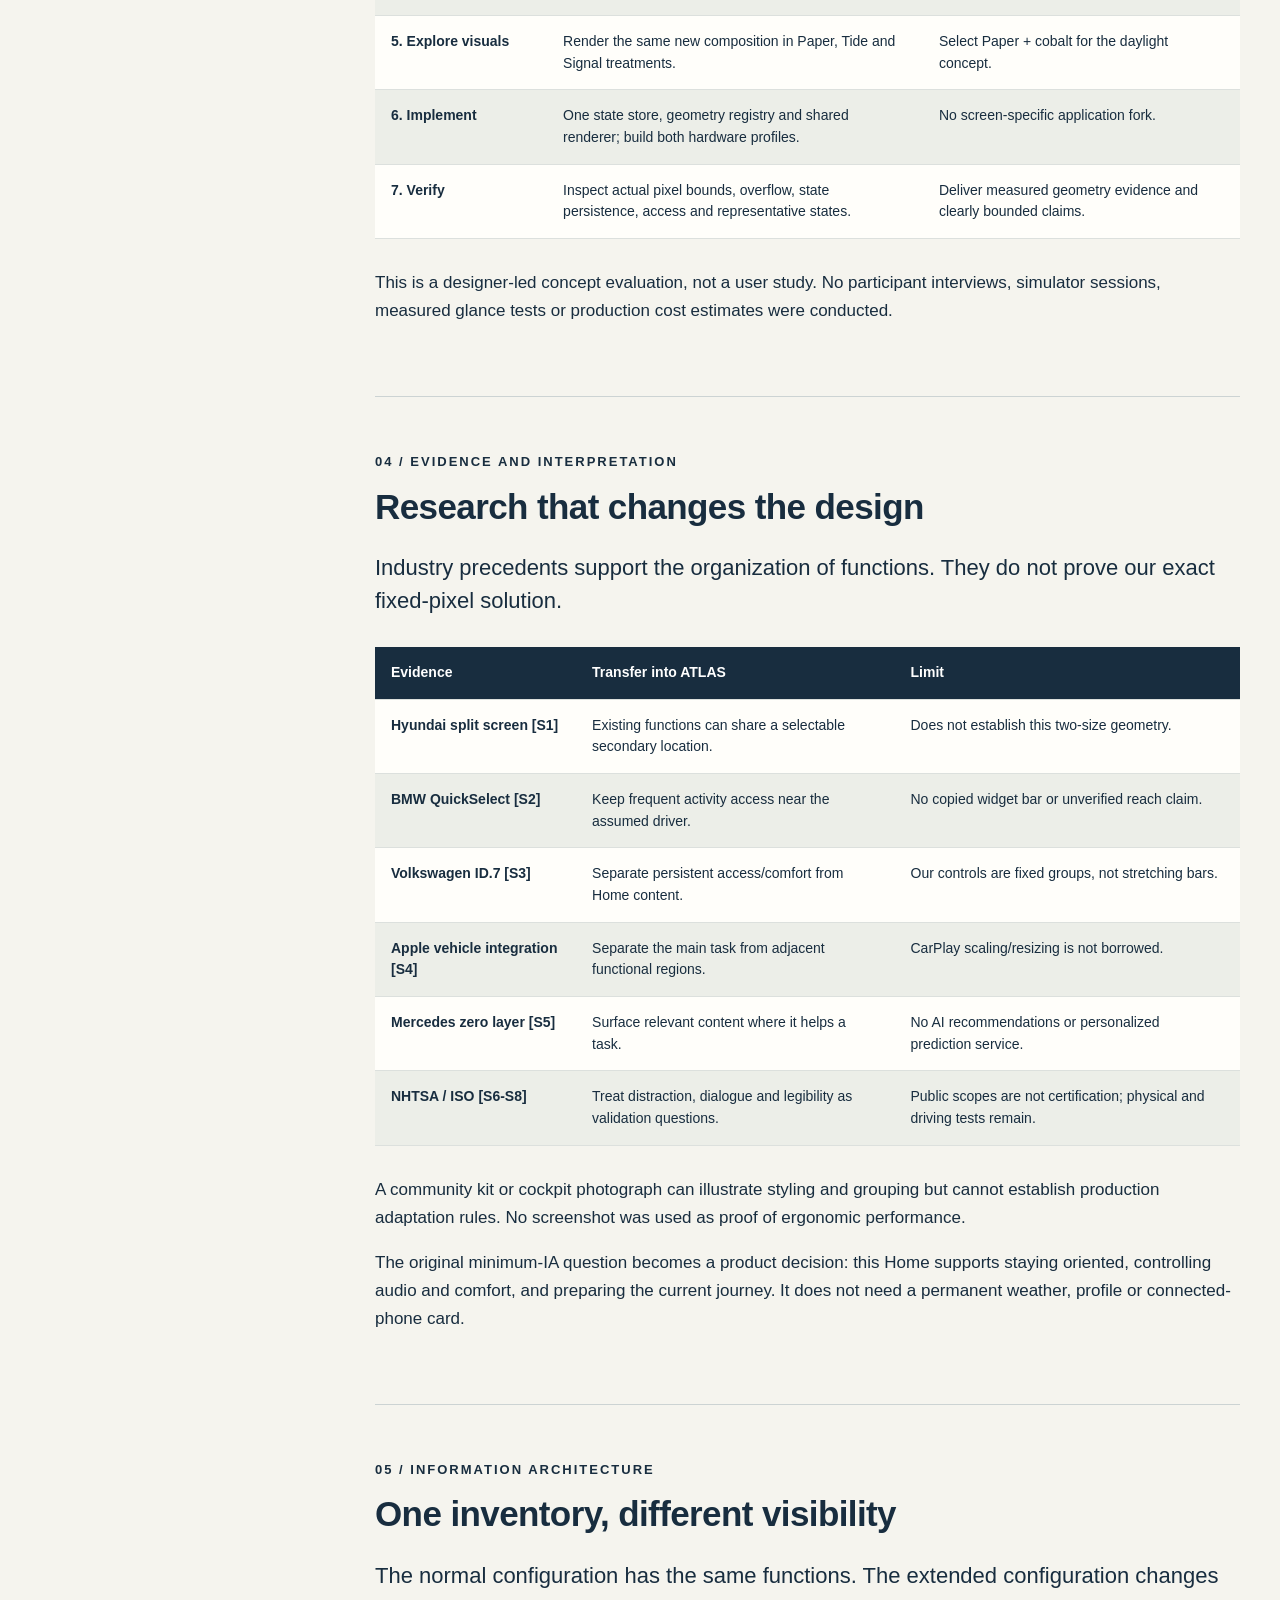
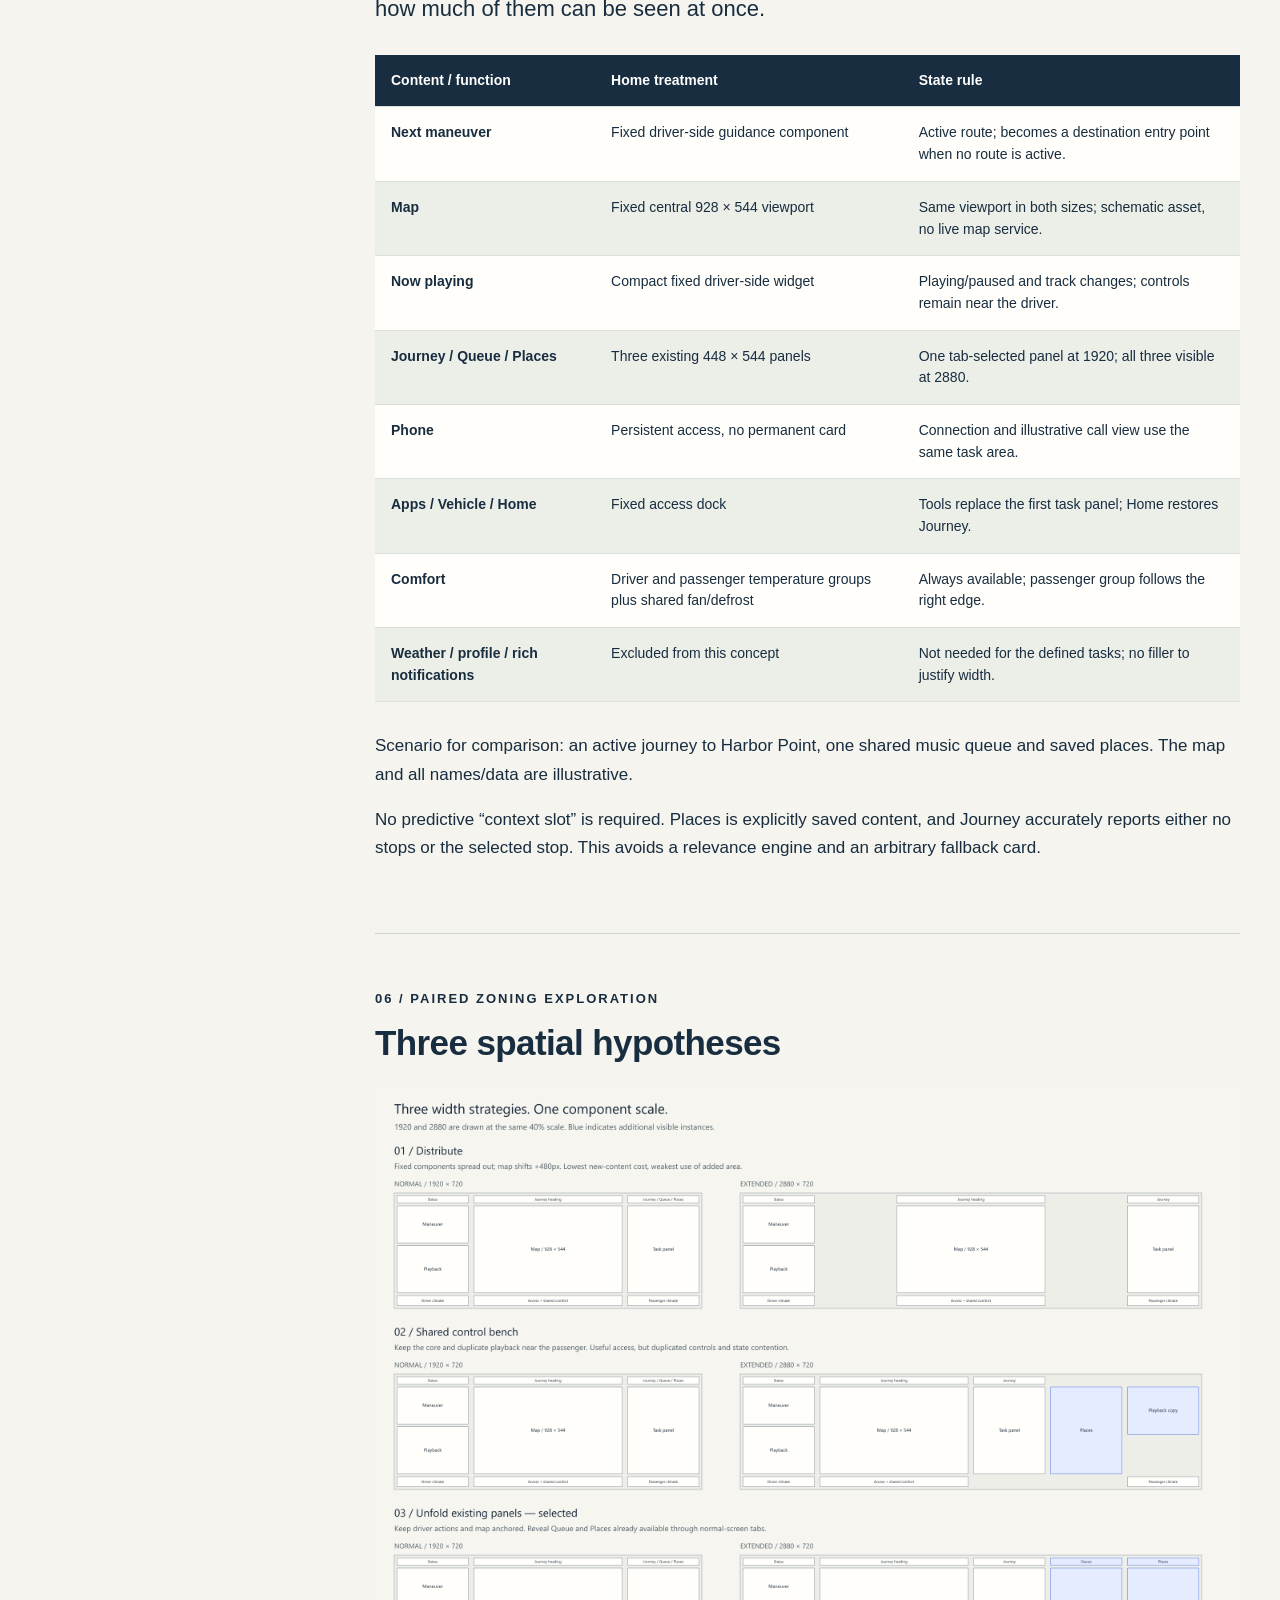
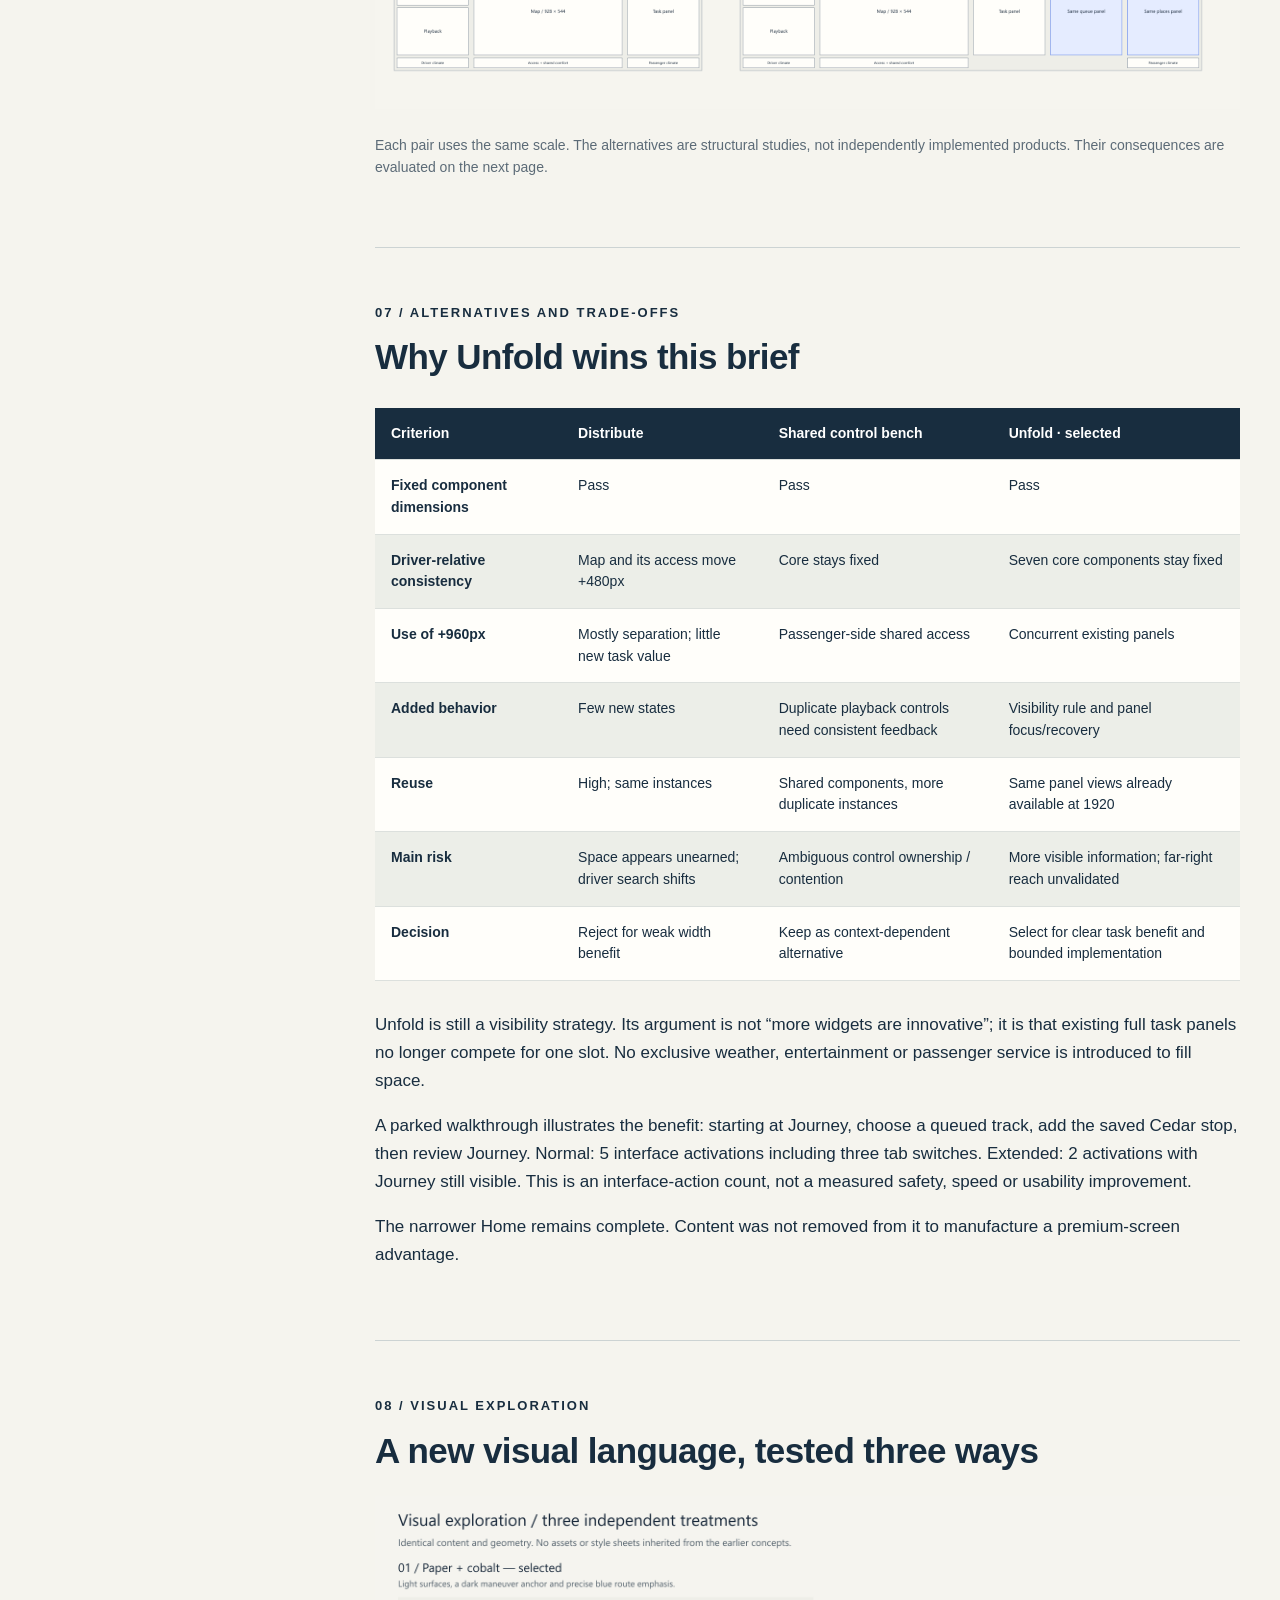
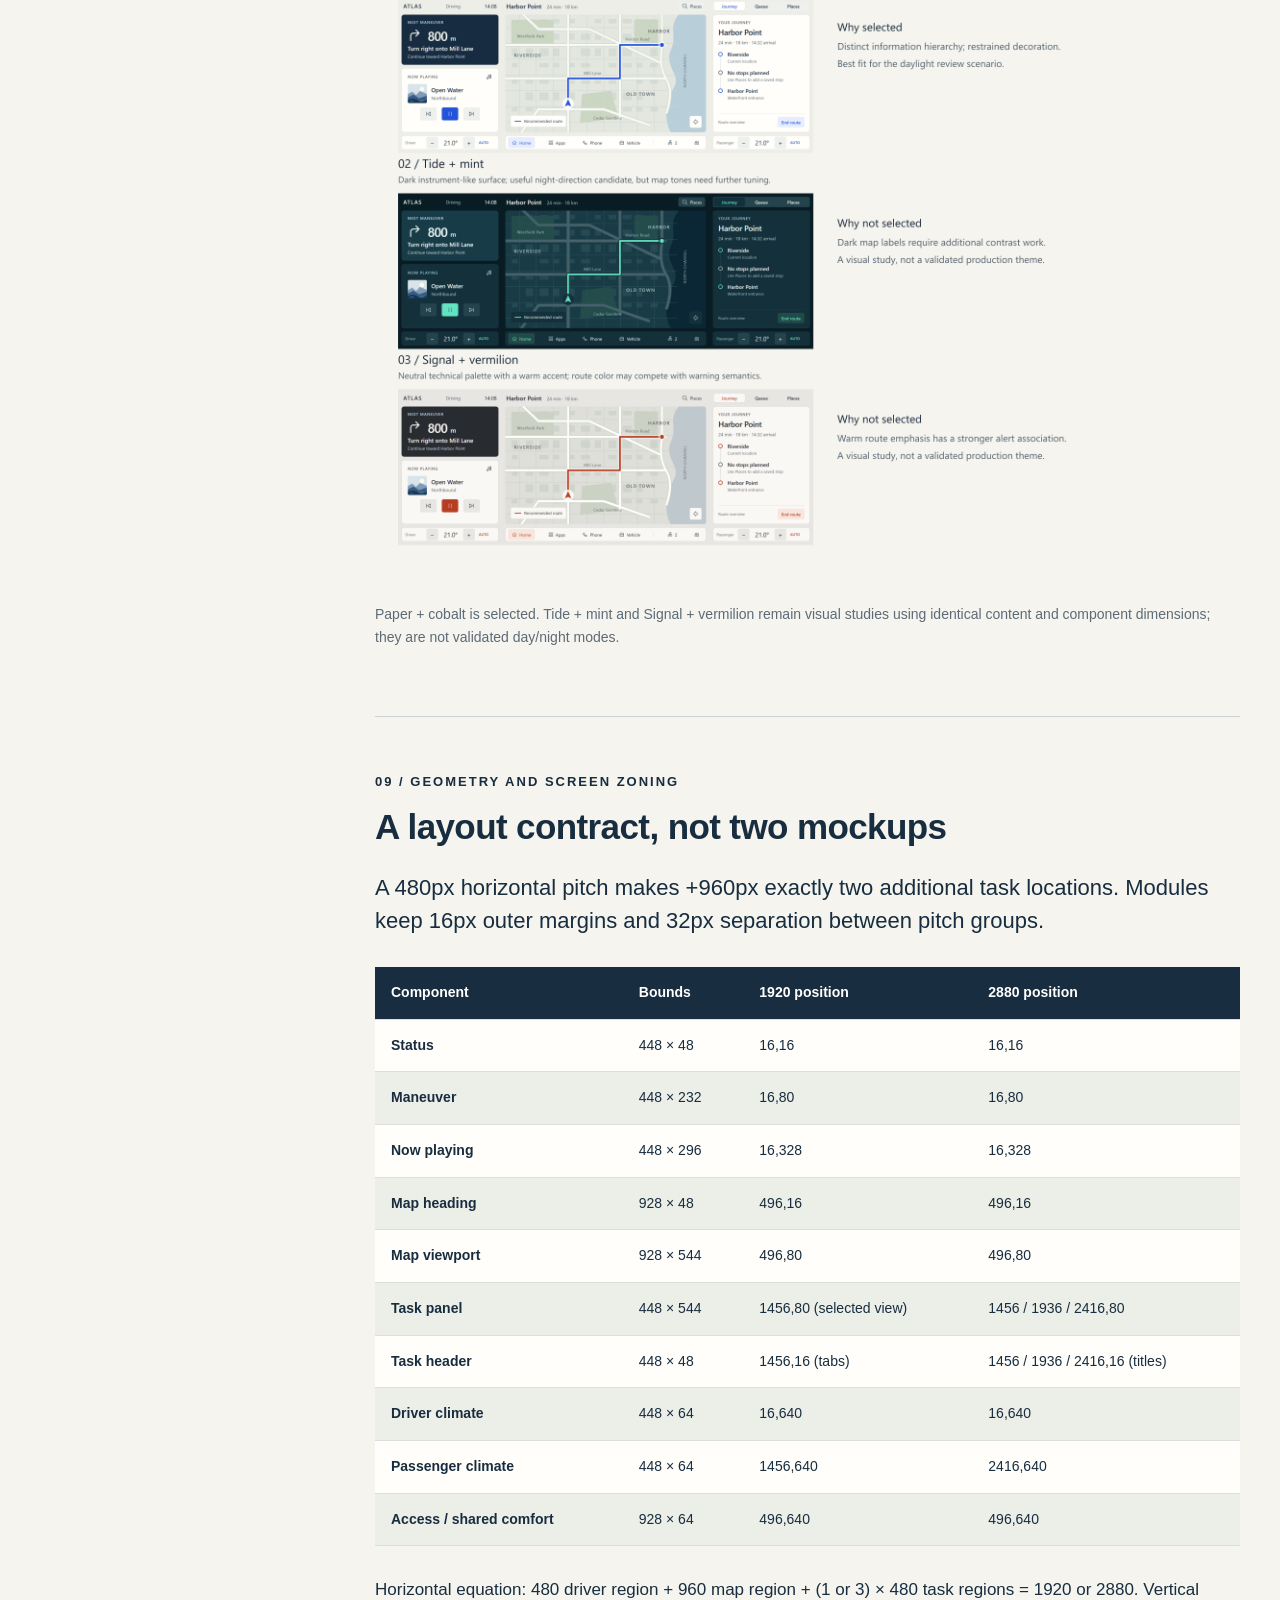
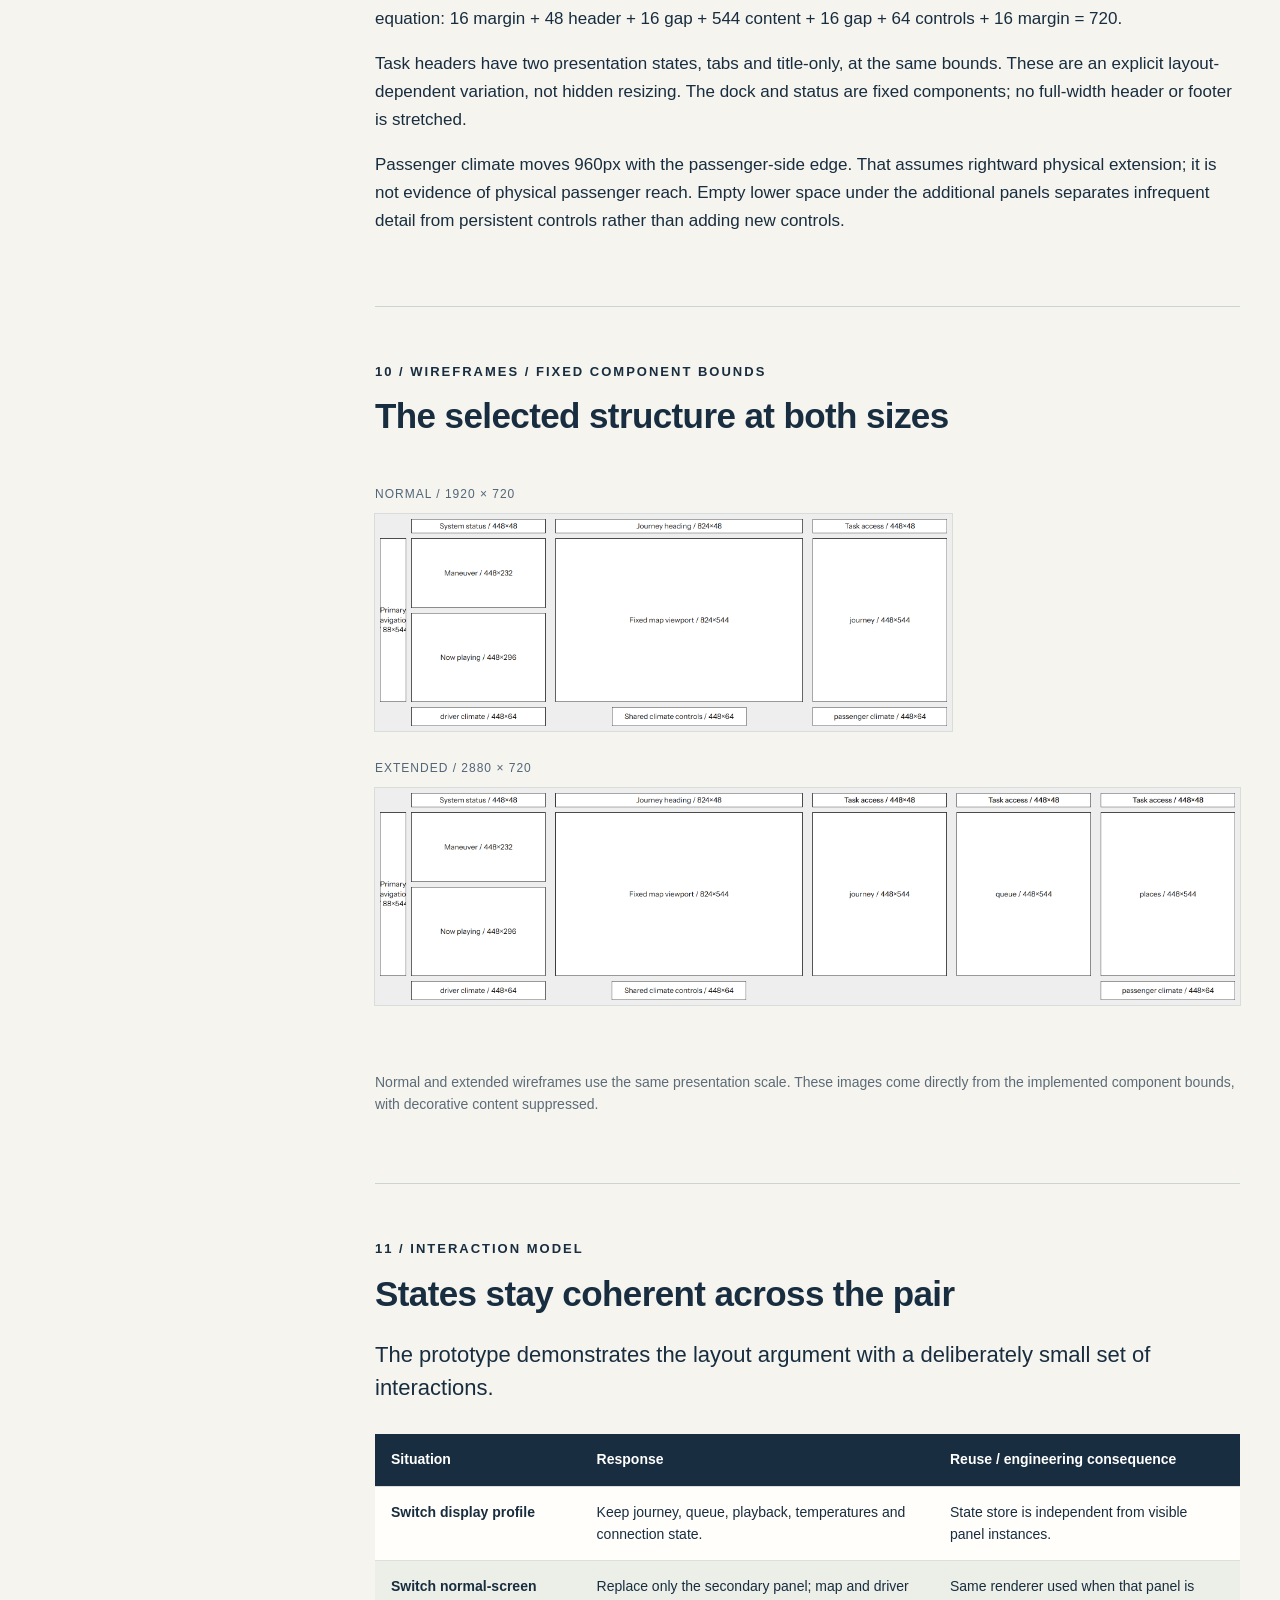
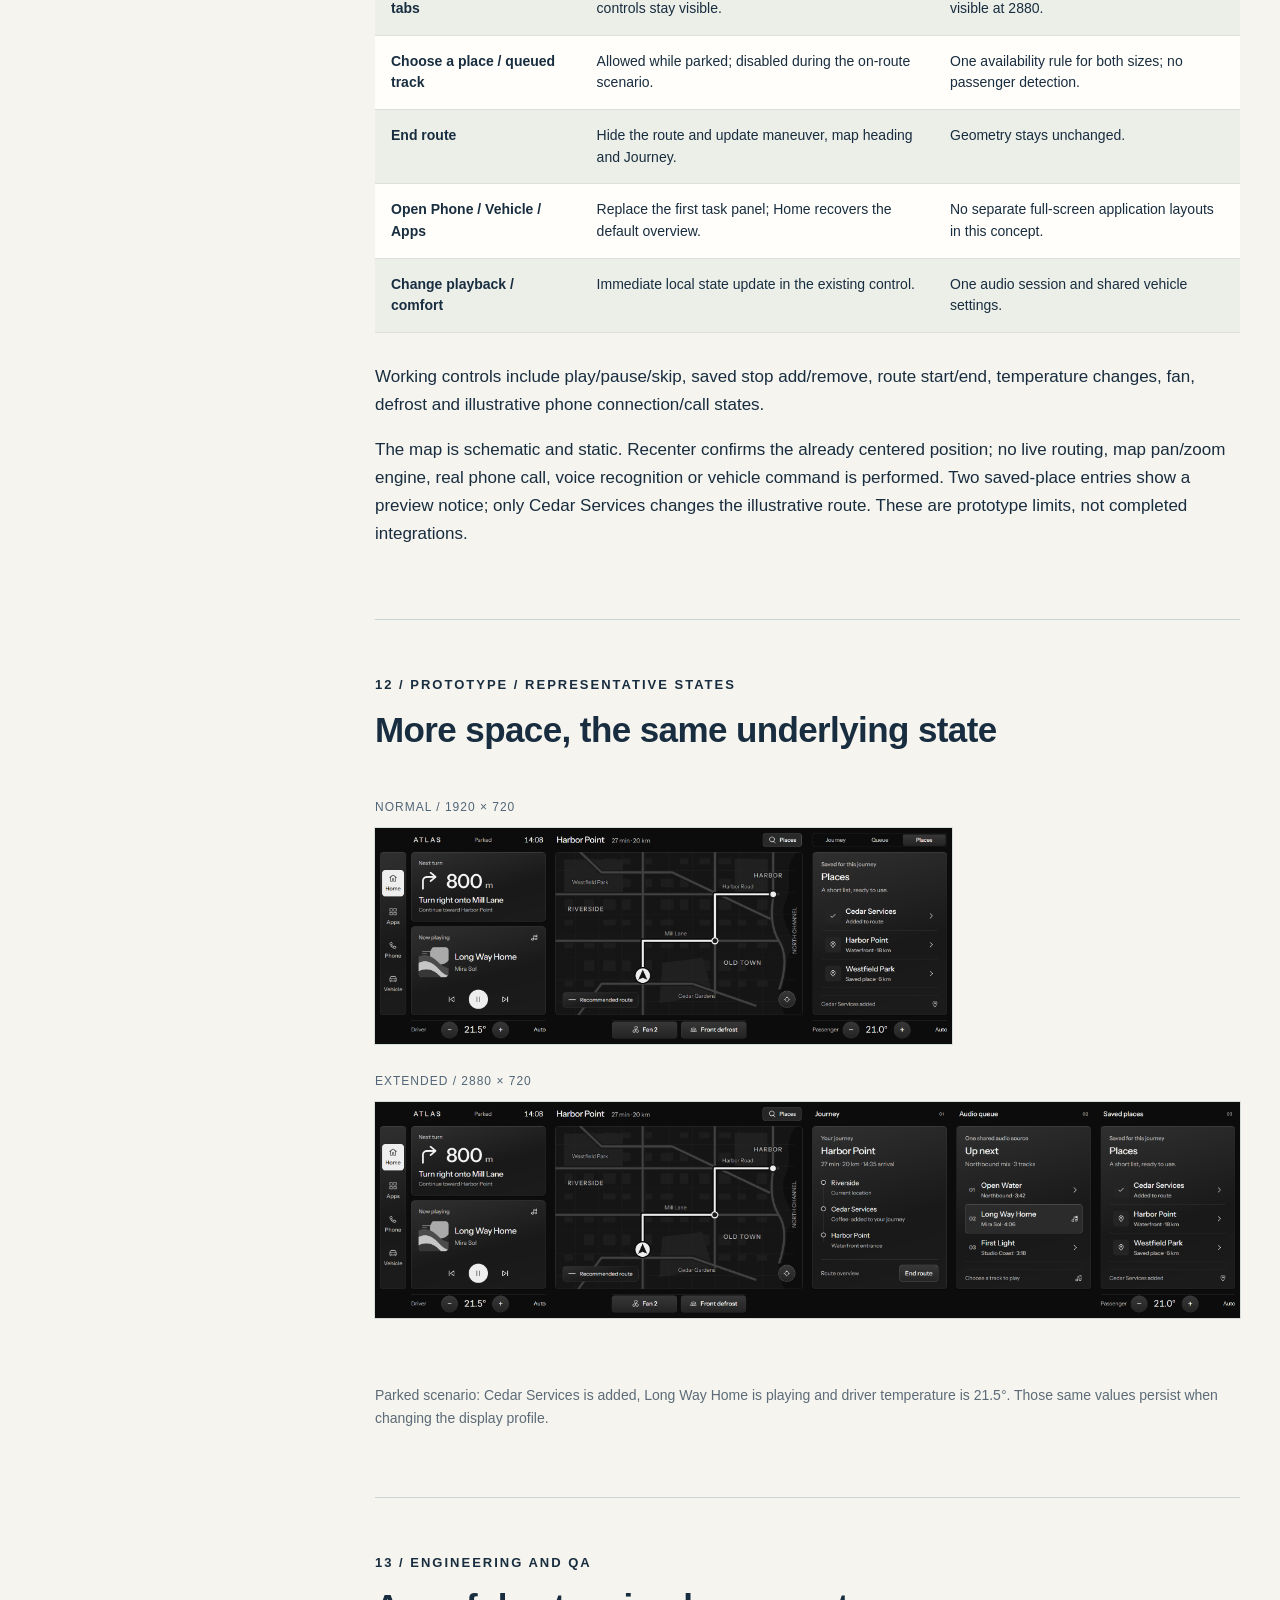
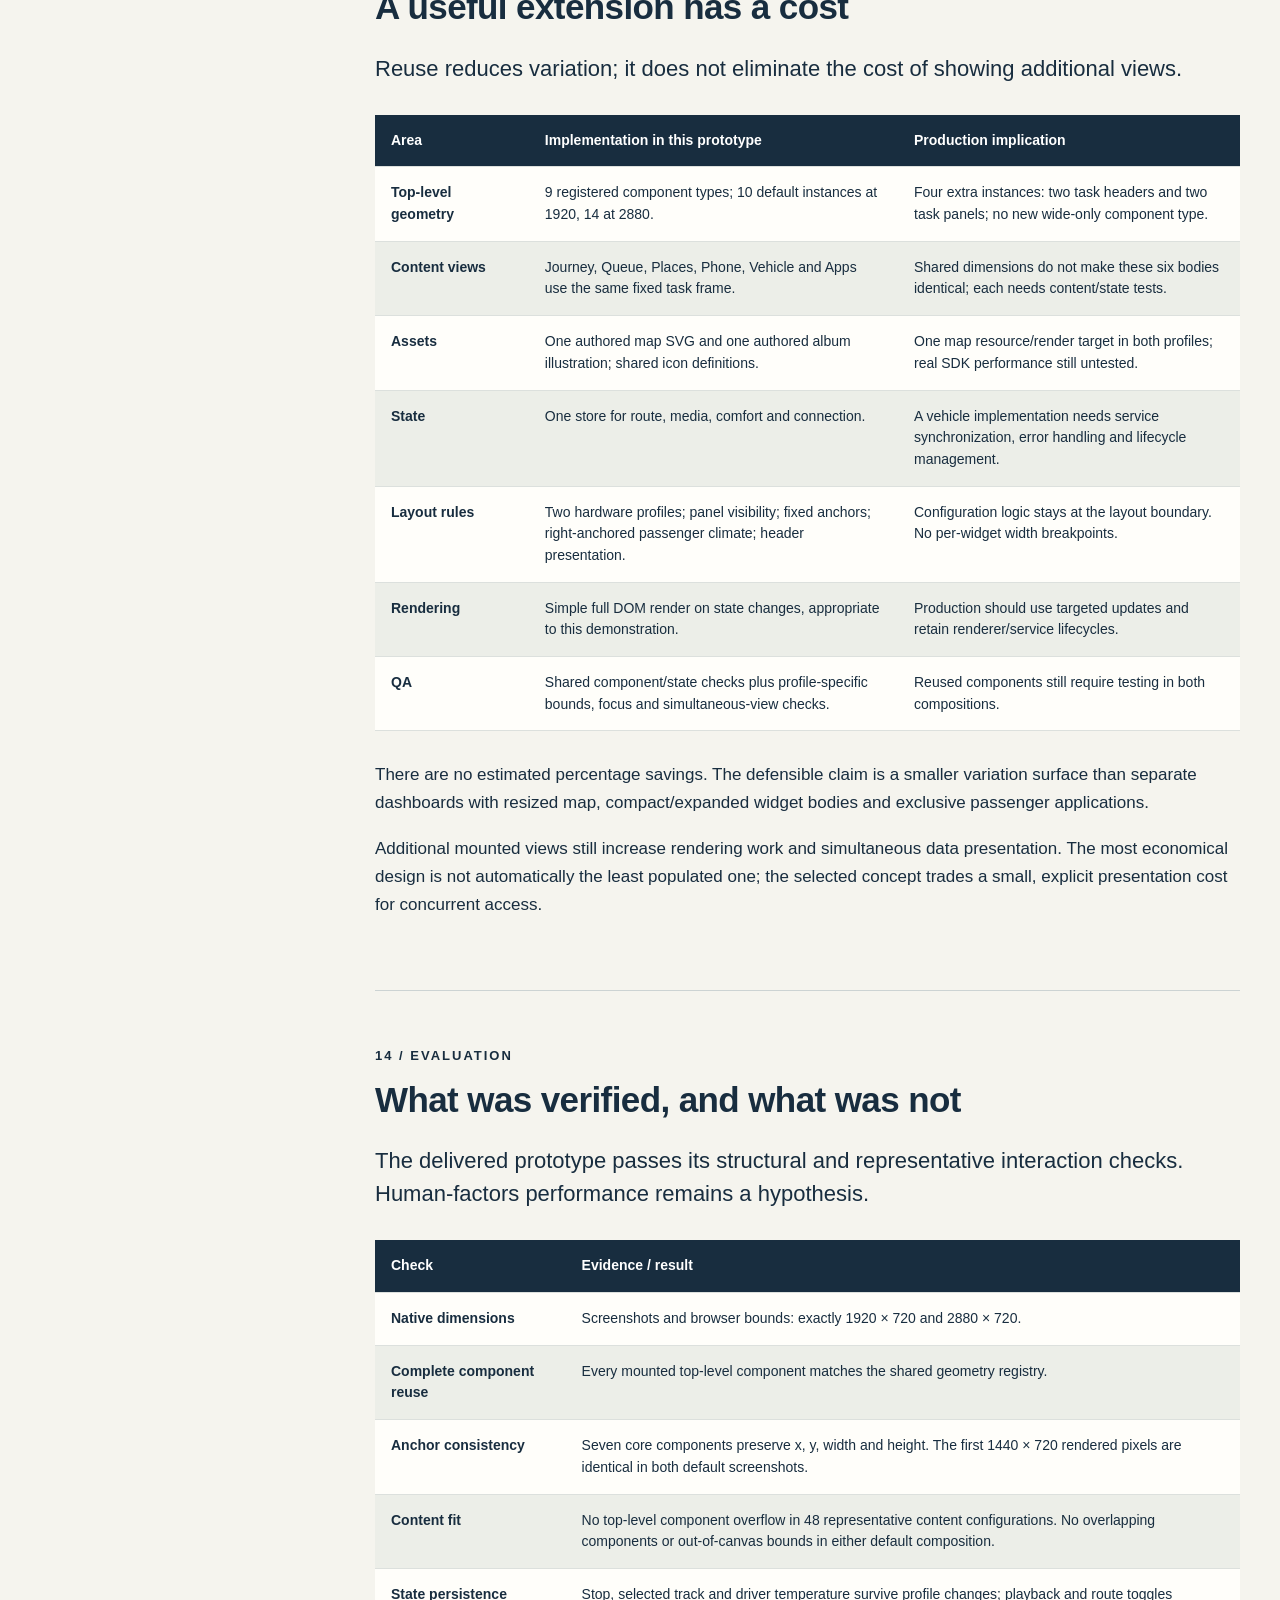
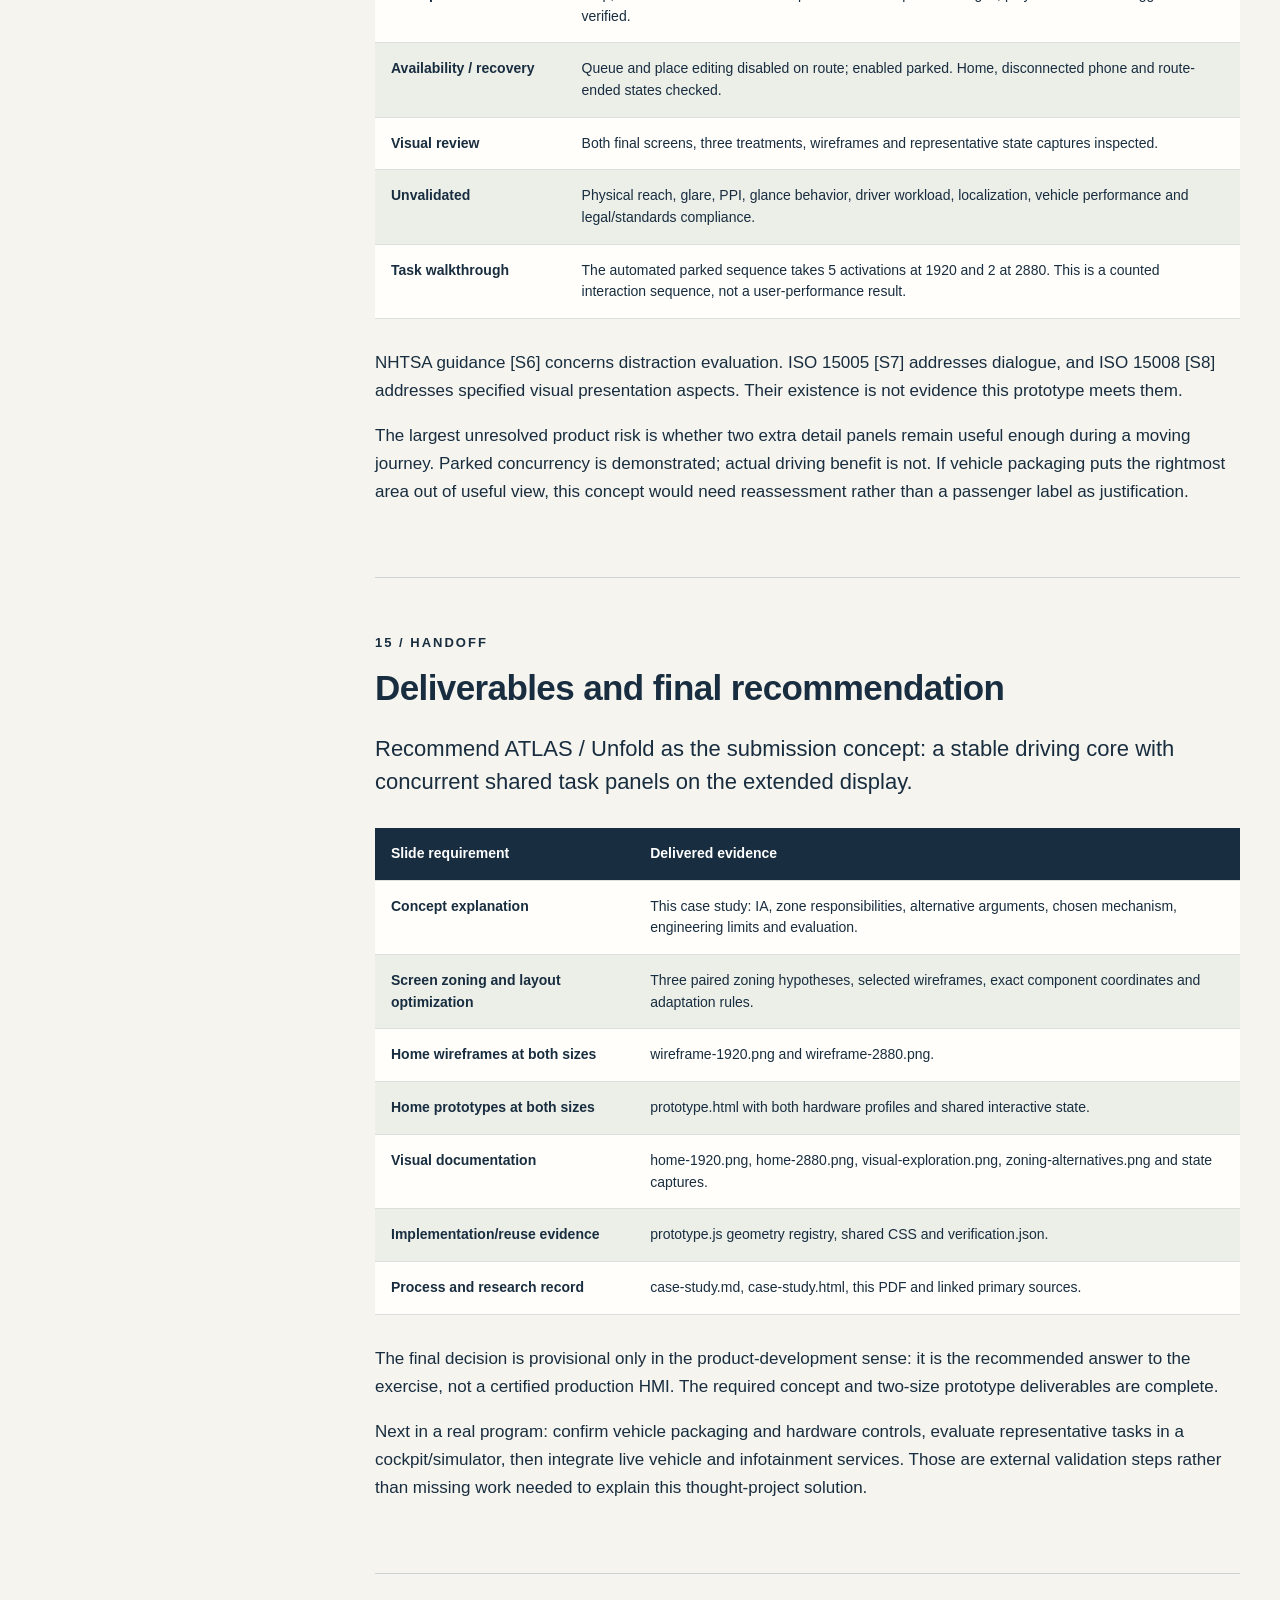
<file: final-proposal/case-study.html>
<!doctype html><html lang="en"><head><meta charset="utf-8"><meta name="viewport" content="width=device-width,initial-scale=1"><title>ATLAS / Final case study</title><style>
*{box-sizing:border-box}html{scroll-behavior:smooth}body{margin:0;background:#f5f4ee;color:#182d3f;font:17px/1.65 'Segoe UI',Arial,sans-serif}a{color:#234fe6;text-decoration:none}a:hover{text-decoration:underline}.masthead{padding:70px max(6vw,24px) 54px;background:#182d3f;color:#fffefa}.masthead .kicker{color:#a8cbe9}.masthead h1{font-size:clamp(44px,7vw,94px);letter-spacing:-4px;line-height:1.04;margin:25px 0}.masthead p{font-size:24px;max-width:830px;color:#d6e1e8}.actions{display:flex;gap:12px;flex-wrap:wrap;margin-top:35px}.actions a{padding:11px 22px;background:#fffefa;border-radius:6px;color:#182d3f;font-size:16px}.actions a:first-child{background:#2852e3;color:white}.kicker{text-transform:uppercase;letter-spacing:2px;font-size:13px;font-weight:600}.layout{display:grid;grid-template-columns:270px minmax(0,1fr);gap:65px;max-width:1500px;padding:54px 40px;margin:auto}.toc{align-self:start;position:sticky;top:24px;font-size:13px}.toc a{display:flex;gap:14px;padding:8px 0;color:#435467}.toc a span{color:#234fe6;font-weight:600}.toc strong{display:block;margin-bottom:20px}main{min-width:0}section{scroll-margin-top:30px;padding-bottom:54px;margin-bottom:54px;border-bottom:1px solid #ccd3d3}h2{font-size:35px;line-height:1.18;letter-spacing:-.6px;margin:13px 0 24px}.lead{font-size:22px;line-height:1.5}.table-wrap{overflow-x:auto;margin:30px 0}table{border-collapse:collapse;width:100%;font-size:14px;line-height:1.55}th,td{padding:15px 16px;vertical-align:top;text-align:left;border-bottom:1px solid #dce0dd}th{background:#182d3f;color:white;font-weight:600}td{background:#fffefa}td:first-child{font-weight:600;min-width:150px}tr:nth-child(even) td{background:#eceee8}.screen-pair{padding:24px 0}figure{margin:0 0 28px}figcaption{font-size:12px;letter-spacing:1px;margin:0 0 10px;color:#526679}img{max-width:100%;height:auto;display:block}figure img{outline:1px solid #d6dddb}.caption{font-size:14px;color:#5c6b77;line-height:1.6}.board{display:block;margin:25px 0}.sources{padding-left:24px}.sources li{margin-bottom:25px}.sources p{margin-top:5px;font-size:15px}footer{background:#e8eae3;padding:35px 6vw;color:#526679;font-size:14px}@media(max-width:1000px){.layout{grid-template-columns:1fr;padding:28px 22px;gap:35px}.toc{position:static;display:grid;grid-template-columns:1fr 1fr;gap:0 20px}.toc strong{grid-column:1/-1}.masthead{padding-top:42px}.masthead h1{letter-spacing:-2px}h2{font-size:30px}}@media print{.toc,.actions{display:none}.layout{display:block;padding:0}.masthead{background:white;color:#182d3f}.masthead p{color:#182d3f}section{break-inside:avoid}}
</style></head><body><header class="masthead"><div class="kicker">Final concept submission / 26 September 2026</div><h1>ATLAS<br>A wider Home.<br>The same components.</h1><p>A stable driving core and three shared task panels. One panel at 1920; all three at 2880.</p><div class="actions"><a href="prototype.html">Explore the prototype ↗</a><a href="ATLAS-case-study.pdf">Read the PDF</a><a href="case-study.md">Editable Markdown</a></div></header><div class="layout"><nav class="toc" aria-label="Case-study contents"><strong>PROCESS / DECISIONS / EVIDENCE</strong><a href="#chapter-1"><span>01</span>A stable core. An open task area.</a><a href="#chapter-2"><span>02</span>The brief, translated into decisions</a><a href="#chapter-3"><span>03</span>What the process needed to change</a><a href="#chapter-4"><span>04</span>Research that changes the design</a><a href="#chapter-5"><span>05</span>One inventory, different visibility</a><a href="#chapter-6"><span>06</span>Three spatial hypotheses</a><a href="#chapter-7"><span>07</span>Why Unfold wins this brief</a><a href="#chapter-8"><span>08</span>A new visual language, tested three ways</a><a href="#chapter-9"><span>09</span>A layout contract, not two mockups</a><a href="#chapter-10"><span>10</span>The selected structure at both sizes</a><a href="#chapter-11"><span>11</span>States stay coherent across the pair</a><a href="#chapter-12"><span>12</span>More space, the same underlying state</a><a href="#chapter-13"><span>13</span>A useful extension has a cost</a><a href="#chapter-14"><span>14</span>What was verified, and what was not</a><a href="#chapter-15"><span>15</span>Deliverables and final recommendation</a><a href="#chapter-16"><span>16</span>Sources and evidence boundaries</a></nav><main><section id="chapter-1"><div class="kicker">01 / Final concept</div><h2>A stable core. An open task area.</h2><p class="lead">1920 shows one shared task panel. 2880 unfolds three. The map and frequent driver controls do not grow or drift.</p><div class="screen-pair"><figure style="width:66.6667%"><figcaption>NORMAL / 1920 × 720</figcaption><a href="home-1920.png" target="_blank"><img src="home-1920.png" alt="A stable core. An open task area. - normal display"></a></figure><figure style="width:100%"><figcaption>EXTENDED / 2880 × 720</figcaption><a href="home-2880.png" target="_blank"><img src="home-2880.png" alt="A stable core. An open task area. - extended display"></a></figure></div><p class="caption">Final Home screens at the same presentation scale. The larger display exposes the existing Queue and Places panels; it introduces no exclusive application.</p></section><section id="chapter-2"><div class="kicker">02 / Frame the problem</div><h2>The brief, translated into decisions</h2><p class="lead">Deliver a concept explanation and visual documentation for one Home system at 1920 × 720 and 2880 × 720, with identical component dimensions and an economical implementation.</p><div class="table-wrap"><table><thead><tr><th>Standing</th><th>Decision</th></tr></thead><tbody><tr><td>Required by the slides</td><td>Two display configurations; shared component pixel geometry; explain IA, screen zoning, layout optimization and cost-conscious reuse.</td></tr><tr><td>Erika’s clarification</td><td>Widgets are acceptable. A growing map could work, but a fixed map is preferred. The additional area needs a purpose.</td></tr><tr><td>Chosen constraint</td><td>Keep the entire map viewport, widgets, headers, access controls and comfort groups fixed in width and height.</td></tr><tr><td>Working assumptions</td><td>Left-hand drive; added width to the right; separate instrument cluster; one journey and audio session; steering-wheel/physical volume and voice access assumed.</td></tr><tr><td>Scope</td><td>Home and a few illustrative states. No live routing, vehicle integration, passenger identification, full app suite or production validation.</td></tr><tr><td>Latest user direction</td><td>Start a fresh proposal. No previous layouts, visual styles, code assets or Figma kit assets are reused in this submission.</td></tr></tbody></table></div><p>The two display sizes are hardware profiles, not a continuously fluid web layout. Only the canvas, task-panel count and passenger comfort anchor change.</p><p>The attached early implementation guidance contains superseded style and layout prescriptions. It is treated as project history; the slides and later user decisions govern this proposal. Earlier files are preserved, not deleted.</p></section><section id="chapter-3"><div class="kicker">03 / Process and decision trail</div><h2>What the process needed to change</h2><p class="lead">Earlier exploration generated useful questions, but visual detail repeatedly arrived before the adaptation logic. This pass closes the structural decisions first.</p><div class="table-wrap"><table><thead><tr><th>Step</th><th>Work completed</th><th>Decision produced</th></tr></thead><tbody><tr><td>1. Reframe</td><td>Read the slide brief, existing guide and Erika’s response. Separate requirements from historical ideas.</td><td>The fixed component pair is the deliverable; style is a separate decision.</td></tr><tr><td>2. Check evidence</td><td>Review OEM manuals, manufacturer publications, Apple guidance and standards scopes.</td><td>Borrow patterns, not unsupported claims of exact pixel reuse.</td></tr><tr><td>3. Define Home</td><td>Assign persistence, access and conditional content; declare one comparison scenario.</td><td>Navigation + compact playback + persistent controls; detail lives in reusable panels.</td></tr><tr><td>4. Compare mechanisms</td><td>Draw Distribute, Shared control bench and Unfold as paired block layouts.</td><td>Select Unfold for concurrency without moving the driver core.</td></tr><tr><td>5. Explore visuals</td><td>Render the same new composition in Paper, Tide and Signal treatments.</td><td>Select Paper + cobalt for the daylight concept.</td></tr><tr><td>6. Implement</td><td>One state store, geometry registry and shared renderer; build both hardware profiles.</td><td>No screen-specific application fork.</td></tr><tr><td>7. Verify</td><td>Inspect actual pixel bounds, overflow, state persistence, access and representative states.</td><td>Deliver measured geometry evidence and clearly bounded claims.</td></tr></tbody></table></div><p>This is a designer-led concept evaluation, not a user study. No participant interviews, simulator sessions, measured glance tests or production cost estimates were conducted.</p></section><section id="chapter-4"><div class="kicker">04 / Evidence and interpretation</div><h2>Research that changes the design</h2><p class="lead">Industry precedents support the organization of functions. They do not prove our exact fixed-pixel solution.</p><div class="table-wrap"><table><thead><tr><th>Evidence</th><th>Transfer into ATLAS</th><th>Limit</th></tr></thead><tbody><tr><td>Hyundai split screen [S1]</td><td>Existing functions can share a selectable secondary location.</td><td>Does not establish this two-size geometry.</td></tr><tr><td>BMW QuickSelect [S2]</td><td>Keep frequent activity access near the assumed driver.</td><td>No copied widget bar or unverified reach claim.</td></tr><tr><td>Volkswagen ID.7 [S3]</td><td>Separate persistent access/comfort from Home content.</td><td>Our controls are fixed groups, not stretching bars.</td></tr><tr><td>Apple vehicle integration [S4]</td><td>Separate the main task from adjacent functional regions.</td><td>CarPlay scaling/resizing is not borrowed.</td></tr><tr><td>Mercedes zero layer [S5]</td><td>Surface relevant content where it helps a task.</td><td>No AI recommendations or personalized prediction service.</td></tr><tr><td>NHTSA / ISO [S6-S8]</td><td>Treat distraction, dialogue and legibility as validation questions.</td><td>Public scopes are not certification; physical and driving tests remain.</td></tr></tbody></table></div><p>A community kit or cockpit photograph can illustrate styling and grouping but cannot establish production adaptation rules. No screenshot was used as proof of ergonomic performance.</p><p>The original minimum-IA question becomes a product decision: this Home supports staying oriented, controlling audio and comfort, and preparing the current journey. It does not need a permanent weather, profile or connected-phone card.</p></section><section id="chapter-5"><div class="kicker">05 / Information architecture</div><h2>One inventory, different visibility</h2><p class="lead">The normal configuration has the same functions. The extended configuration changes how much of them can be seen at once.</p><div class="table-wrap"><table><thead><tr><th>Content / function</th><th>Home treatment</th><th>State rule</th></tr></thead><tbody><tr><td>Next maneuver</td><td>Fixed driver-side guidance component</td><td>Active route; becomes a destination entry point when no route is active.</td></tr><tr><td>Map</td><td>Fixed central 928 × 544 viewport</td><td>Same viewport in both sizes; schematic asset, no live map service.</td></tr><tr><td>Now playing</td><td>Compact fixed driver-side widget</td><td>Playing/paused and track changes; controls remain near the driver.</td></tr><tr><td>Journey / Queue / Places</td><td>Three existing 448 × 544 panels</td><td>One tab-selected panel at 1920; all three visible at 2880.</td></tr><tr><td>Phone</td><td>Persistent access, no permanent card</td><td>Connection and illustrative call view use the same task area.</td></tr><tr><td>Apps / Vehicle / Home</td><td>Fixed access dock</td><td>Tools replace the first task panel; Home restores Journey.</td></tr><tr><td>Comfort</td><td>Driver and passenger temperature groups plus shared fan/defrost</td><td>Always available; passenger group follows the right edge.</td></tr><tr><td>Weather / profile / rich notifications</td><td>Excluded from this concept</td><td>Not needed for the defined tasks; no filler to justify width.</td></tr></tbody></table></div><p>Scenario for comparison: an active journey to Harbor Point, one shared music queue and saved places. The map and all names/data are illustrative.</p><p>No predictive “context slot” is required. Places is explicitly saved content, and Journey accurately reports either no stops or the selected stop. This avoids a relevance engine and an arbitrary fallback card.</p></section><section id="chapter-6"><div class="kicker">06 / Paired zoning exploration</div><h2>Three spatial hypotheses</h2><a class="board" href="zoning-alternatives.png" target="_blank"><img src="zoning-alternatives.png" alt="Three spatial hypotheses"></a><p class="caption">Each pair uses the same scale. The alternatives are structural studies, not independently implemented products. Their consequences are evaluated on the next page.</p></section><section id="chapter-7"><div class="kicker">07 / Alternatives and trade-offs</div><h2>Why Unfold wins this brief</h2><div class="table-wrap"><table><thead><tr><th>Criterion</th><th>Distribute</th><th>Shared control bench</th><th>Unfold · selected</th></tr></thead><tbody><tr><td>Fixed component dimensions</td><td>Pass</td><td>Pass</td><td>Pass</td></tr><tr><td>Driver-relative consistency</td><td>Map and its access move +480px</td><td>Core stays fixed</td><td>Seven core components stay fixed</td></tr><tr><td>Use of +960px</td><td>Mostly separation; little new task value</td><td>Passenger-side shared access</td><td>Concurrent existing panels</td></tr><tr><td>Added behavior</td><td>Few new states</td><td>Duplicate playback controls need consistent feedback</td><td>Visibility rule and panel focus/recovery</td></tr><tr><td>Reuse</td><td>High; same instances</td><td>Shared components, more duplicate instances</td><td>Same panel views already available at 1920</td></tr><tr><td>Main risk</td><td>Space appears unearned; driver search shifts</td><td>Ambiguous control ownership / contention</td><td>More visible information; far-right reach unvalidated</td></tr><tr><td>Decision</td><td>Reject for weak width benefit</td><td>Keep as context-dependent alternative</td><td>Select for clear task benefit and bounded implementation</td></tr></tbody></table></div><p>Unfold is still a visibility strategy. Its argument is not “more widgets are innovative”; it is that existing full task panels no longer compete for one slot. No exclusive weather, entertainment or passenger service is introduced to fill space.</p><p>A parked walkthrough illustrates the benefit: starting at Journey, choose a queued track, add the saved Cedar stop, then review Journey. Normal: 5 interface activations including three tab switches. Extended: 2 activations with Journey still visible. This is an interface-action count, not a measured safety, speed or usability improvement.</p><p>The narrower Home remains complete. Content was not removed from it to manufacture a premium-screen advantage.</p></section><section id="chapter-8"><div class="kicker">08 / Visual exploration</div><h2>A new visual language, tested three ways</h2><a class="board" href="visual-exploration.png" target="_blank"><img src="visual-exploration.png" alt="A new visual language, tested three ways"></a><p class="caption">Paper + cobalt is selected. Tide + mint and Signal + vermilion remain visual studies using identical content and component dimensions; they are not validated day/night modes.</p></section><section id="chapter-9"><div class="kicker">09 / Geometry and screen zoning</div><h2>A layout contract, not two mockups</h2><p class="lead">A 480px horizontal pitch makes +960px exactly two additional task locations. Modules keep 16px outer margins and 32px separation between pitch groups.</p><div class="table-wrap"><table><thead><tr><th>Component</th><th>Bounds</th><th>1920 position</th><th>2880 position</th></tr></thead><tbody><tr><td>Status</td><td>448 × 48</td><td>16,16</td><td>16,16</td></tr><tr><td>Maneuver</td><td>448 × 232</td><td>16,80</td><td>16,80</td></tr><tr><td>Now playing</td><td>448 × 296</td><td>16,328</td><td>16,328</td></tr><tr><td>Map heading</td><td>928 × 48</td><td>496,16</td><td>496,16</td></tr><tr><td>Map viewport</td><td>928 × 544</td><td>496,80</td><td>496,80</td></tr><tr><td>Task panel</td><td>448 × 544</td><td>1456,80 (selected view)</td><td>1456 / 1936 / 2416,80</td></tr><tr><td>Task header</td><td>448 × 48</td><td>1456,16 (tabs)</td><td>1456 / 1936 / 2416,16 (titles)</td></tr><tr><td>Driver climate</td><td>448 × 64</td><td>16,640</td><td>16,640</td></tr><tr><td>Passenger climate</td><td>448 × 64</td><td>1456,640</td><td>2416,640</td></tr><tr><td>Access / shared comfort</td><td>928 × 64</td><td>496,640</td><td>496,640</td></tr></tbody></table></div><p>Horizontal equation: 480 driver region + 960 map region + (1 or 3) × 480 task regions = 1920 or 2880. Vertical equation: 16 margin + 48 header + 16 gap + 544 content + 16 gap + 64 controls + 16 margin = 720.</p><p>Task headers have two presentation states, tabs and title-only, at the same bounds. These are an explicit layout-dependent variation, not hidden resizing. The dock and status are fixed components; no full-width header or footer is stretched.</p><p>Passenger climate moves 960px with the passenger-side edge. That assumes rightward physical extension; it is not evidence of physical passenger reach. Empty lower space under the additional panels separates infrequent detail from persistent controls rather than adding new controls.</p></section><section id="chapter-10"><div class="kicker">10 / Wireframes / Fixed component bounds</div><h2>The selected structure at both sizes</h2><div class="screen-pair"><figure style="width:66.6667%"><figcaption>NORMAL / 1920 × 720</figcaption><a href="wireframe-1920.png" target="_blank"><img src="wireframe-1920.png" alt="The selected structure at both sizes - normal display"></a></figure><figure style="width:100%"><figcaption>EXTENDED / 2880 × 720</figcaption><a href="wireframe-2880.png" target="_blank"><img src="wireframe-2880.png" alt="The selected structure at both sizes - extended display"></a></figure></div><p class="caption">Normal and extended wireframes use the same presentation scale. These images come directly from the implemented component bounds, with decorative content suppressed.</p></section><section id="chapter-11"><div class="kicker">11 / Interaction model</div><h2>States stay coherent across the pair</h2><p class="lead">The prototype demonstrates the layout argument with a deliberately small set of interactions.</p><div class="table-wrap"><table><thead><tr><th>Situation</th><th>Response</th><th>Reuse / engineering consequence</th></tr></thead><tbody><tr><td>Switch display profile</td><td>Keep journey, queue, playback, temperatures and connection state.</td><td>State store is independent from visible panel instances.</td></tr><tr><td>Switch normal-screen tabs</td><td>Replace only the secondary panel; map and driver controls stay visible.</td><td>Same renderer used when that panel is visible at 2880.</td></tr><tr><td>Choose a place / queued track</td><td>Allowed while parked; disabled during the on-route scenario.</td><td>One availability rule for both sizes; no passenger detection.</td></tr><tr><td>End route</td><td>Hide the route and update maneuver, map heading and Journey.</td><td>Geometry stays unchanged.</td></tr><tr><td>Open Phone / Vehicle / Apps</td><td>Replace the first task panel; Home recovers the default overview.</td><td>No separate full-screen application layouts in this concept.</td></tr><tr><td>Change playback / comfort</td><td>Immediate local state update in the existing control.</td><td>One audio session and shared vehicle settings.</td></tr></tbody></table></div><p>Working controls include play/pause/skip, saved stop add/remove, route start/end, temperature changes, fan, defrost and illustrative phone connection/call states.</p><p>The map is schematic and static. Recenter confirms the already centered position; no live routing, map pan/zoom engine, real phone call, voice recognition or vehicle command is performed. Two saved-place entries show a preview notice; only Cedar Services changes the illustrative route. These are prototype limits, not completed integrations.</p></section><section id="chapter-12"><div class="kicker">12 / Prototype / Representative states</div><h2>More space, the same underlying state</h2><div class="screen-pair"><figure style="width:66.6667%"><figcaption>NORMAL / 1920 × 720</figcaption><a href="state-1920-places.png" target="_blank"><img src="state-1920-places.png" alt="More space, the same underlying state - normal display"></a></figure><figure style="width:100%"><figcaption>EXTENDED / 2880 × 720</figcaption><a href="state-2880-stop-added.png" target="_blank"><img src="state-2880-stop-added.png" alt="More space, the same underlying state - extended display"></a></figure></div><p class="caption">Parked scenario: Cedar Services is added, Long Way Home is playing and driver temperature is 21.5°. Those same values persist when changing the display profile.</p></section><section id="chapter-13"><div class="kicker">13 / Engineering and QA</div><h2>A useful extension has a cost</h2><p class="lead">Reuse reduces variation; it does not eliminate the cost of showing additional views.</p><div class="table-wrap"><table><thead><tr><th>Area</th><th>Implementation in this prototype</th><th>Production implication</th></tr></thead><tbody><tr><td>Top-level geometry</td><td>9 registered component types; 10 default instances at 1920, 14 at 2880.</td><td>Four extra instances: two task headers and two task panels; no new wide-only component type.</td></tr><tr><td>Content views</td><td>Journey, Queue, Places, Phone, Vehicle and Apps use the same fixed task frame.</td><td>Shared dimensions do not make these six bodies identical; each needs content/state tests.</td></tr><tr><td>Assets</td><td>One authored map SVG and one authored album illustration; shared icon definitions.</td><td>One map resource/render target in both profiles; real SDK performance still untested.</td></tr><tr><td>State</td><td>One store for route, media, comfort and connection.</td><td>A vehicle implementation needs service synchronization, error handling and lifecycle management.</td></tr><tr><td>Layout rules</td><td>Two hardware profiles; panel visibility; fixed anchors; right-anchored passenger climate; header presentation.</td><td>Configuration logic stays at the layout boundary. No per-widget width breakpoints.</td></tr><tr><td>Rendering</td><td>Simple full DOM render on state changes, appropriate to this demonstration.</td><td>Production should use targeted updates and retain renderer/service lifecycles.</td></tr><tr><td>QA</td><td>Shared component/state checks plus profile-specific bounds, focus and simultaneous-view checks.</td><td>Reused components still require testing in both compositions.</td></tr></tbody></table></div><p>There are no estimated percentage savings. The defensible claim is a smaller variation surface than separate dashboards with resized map, compact/expanded widget bodies and exclusive passenger applications.</p><p>Additional mounted views still increase rendering work and simultaneous data presentation. The most economical design is not automatically the least populated one; the selected concept trades a small, explicit presentation cost for concurrent access.</p></section><section id="chapter-14"><div class="kicker">14 / Evaluation</div><h2>What was verified, and what was not</h2><p class="lead">The delivered prototype passes its structural and representative interaction checks. Human-factors performance remains a hypothesis.</p><div class="table-wrap"><table><thead><tr><th>Check</th><th>Evidence / result</th></tr></thead><tbody><tr><td>Native dimensions</td><td>Screenshots and browser bounds: exactly 1920 × 720 and 2880 × 720.</td></tr><tr><td>Complete component reuse</td><td>Every mounted top-level component matches the shared geometry registry.</td></tr><tr><td>Anchor consistency</td><td>Seven core components preserve x, y, width and height. The first 1440 × 720 rendered pixels are identical in both default screenshots.</td></tr><tr><td>Content fit</td><td>No top-level component overflow in 48 representative content configurations. No overlapping components or out-of-canvas bounds in either default composition.</td></tr><tr><td>State persistence</td><td>Stop, selected track and driver temperature survive profile changes; playback and route toggles verified.</td></tr><tr><td>Availability / recovery</td><td>Queue and place editing disabled on route; enabled parked. Home, disconnected phone and route-ended states checked.</td></tr><tr><td>Visual review</td><td>Both final screens, three treatments, wireframes and representative state captures inspected.</td></tr><tr><td>Unvalidated</td><td>Physical reach, glare, PPI, glance behavior, driver workload, localization, vehicle performance and legal/standards compliance.</td></tr><tr><td>Task walkthrough</td><td>The automated parked sequence takes 5 activations at 1920 and 2 at 2880. This is a counted interaction sequence, not a user-performance result.</td></tr></tbody></table></div><p>NHTSA guidance [S6] concerns distraction evaluation. ISO 15005 [S7] addresses dialogue, and ISO 15008 [S8] addresses specified visual presentation aspects. Their existence is not evidence this prototype meets them.</p><p>The largest unresolved product risk is whether two extra detail panels remain useful enough during a moving journey. Parked concurrency is demonstrated; actual driving benefit is not. If vehicle packaging puts the rightmost area out of useful view, this concept would need reassessment rather than a passenger label as justification.</p></section><section id="chapter-15"><div class="kicker">15 / Handoff</div><h2>Deliverables and final recommendation</h2><p class="lead">Recommend ATLAS / Unfold as the submission concept: a stable driving core with concurrent shared task panels on the extended display.</p><div class="table-wrap"><table><thead><tr><th>Slide requirement</th><th>Delivered evidence</th></tr></thead><tbody><tr><td>Concept explanation</td><td>This case study: IA, zone responsibilities, alternative arguments, chosen mechanism, engineering limits and evaluation.</td></tr><tr><td>Screen zoning and layout optimization</td><td>Three paired zoning hypotheses, selected wireframes, exact component coordinates and adaptation rules.</td></tr><tr><td>Home wireframes at both sizes</td><td>wireframe-1920.png and wireframe-2880.png.</td></tr><tr><td>Home prototypes at both sizes</td><td>prototype.html with both hardware profiles and shared interactive state.</td></tr><tr><td>Visual documentation</td><td>home-1920.png, home-2880.png, visual-exploration.png, zoning-alternatives.png and state captures.</td></tr><tr><td>Implementation/reuse evidence</td><td>prototype.js geometry registry, shared CSS and verification.json.</td></tr><tr><td>Process and research record</td><td>case-study.md, case-study.html, this PDF and linked primary sources.</td></tr></tbody></table></div><p>The final decision is provisional only in the product-development sense: it is the recommended answer to the exercise, not a certified production HMI. The required concept and two-size prototype deliverables are complete.</p><p>Next in a real program: confirm vehicle packaging and hardware controls, evaluate representative tasks in a cockpit/simulator, then integrate live vehicle and infotainment services. Those are external validation steps rather than missing work needed to explain this thought-project solution.</p></section><section id="chapter-16"><div class="kicker">16 / Primary-source register</div><h2>Sources and evidence boundaries</h2><p class="caption">Accessed 26 September 2026. OEM examples support patterns; none is presented as proof of this exact geometry. ISO references use public scope descriptions, not a paid full-standard audit.</p><ol class="sources"><li id="S1"><a href="https://webmanual.hyundai.com/STD_GEN5W/AVNT2/EU/English/basicoperation.html" target="_blank">S1 / Hyundai - Basic operation and split screen</a><p>A selectable secondary pane can show different existing functions. This supports reusable panel access, not identical pixel dimensions across models.</p></li><li id="S2"><a href="https://www.press.bmwgroup.com/global/article/attachment/T0442333EN/620071" target="_blank">S2 / BMW - Operating System 8.5 / QuickSelect</a><p>BMW describes a driver-side widget bar and direct function access beside a large selected view. This supports protecting frequent access near the driver.</p></li><li id="S3"><a href="https://www.volkswagen-newsroom.com/en/the-volkswagen-id7-17897/id7-interior-concept-and-technologies-17899" target="_blank">S3 / Volkswagen - ID.7 interior concept and technologies</a><p>Persistent access and comfort layers surround variable Home tiles. Their responsibilities can be separated without copying full-width bars.</p></li><li id="S4"><a href="https://developer.apple.com/videos/play/wwdc2023/10150/" target="_blank">S4 / Apple - Optimize CarPlay for vehicle systems (WWDC23)</a><p>CarPlay occupies an allocated view area and can coexist with native UI. Dynamic resizing is available; that mechanism is not compatible with this project’s strict fixed map.</p></li><li id="S5"><a href="https://group.mercedes-benz.com/technology/digitalisation/connectivity/mbux-interior-assist.html" target="_blank">S5 / Mercedes-Benz - MBUX reaches a new level</a><p>Relevant functions can be surfaced at the top level. ATLAS uses explicit saved data and deterministic states, not a new prediction system.</p></li><li id="S6"><a href="https://www.transportation.gov/regulations/federal-register-documents/2013-09883" target="_blank">S6 / NHTSA - Final visual-manual distraction guidelines (2013)</a><p>Voluntary guidelines assess visual-manual secondary tasks. A screen image or pixel-level test cannot demonstrate distraction compliance.</p></li><li id="S7"><a href="https://www.iso.org/standard/69238.html" target="_blank">S7 / ISO 15005:2017 - Dialogue management</a><p>Public scope concerns driver-system dialogue and verification conditions. Used to frame interaction consistency; the full standard was not audited.</p></li><li id="S8"><a href="https://www.iso.org/standard/62784.html" target="_blank">S8 / ISO 15008:2017 - In-vehicle visual presentation</a><p>Public scope covers dynamic visual information and legibility; maps/topographic representations are explicitly excluded from its scope. No blanket map-compliance claim is made.</p></li></ol></section></main></div><footer>ATLAS is a thought-project prototype. Geometry and representative interaction checks passed; physical ergonomics, driving performance and production compliance are not validated.</footer></body></html>
</file>
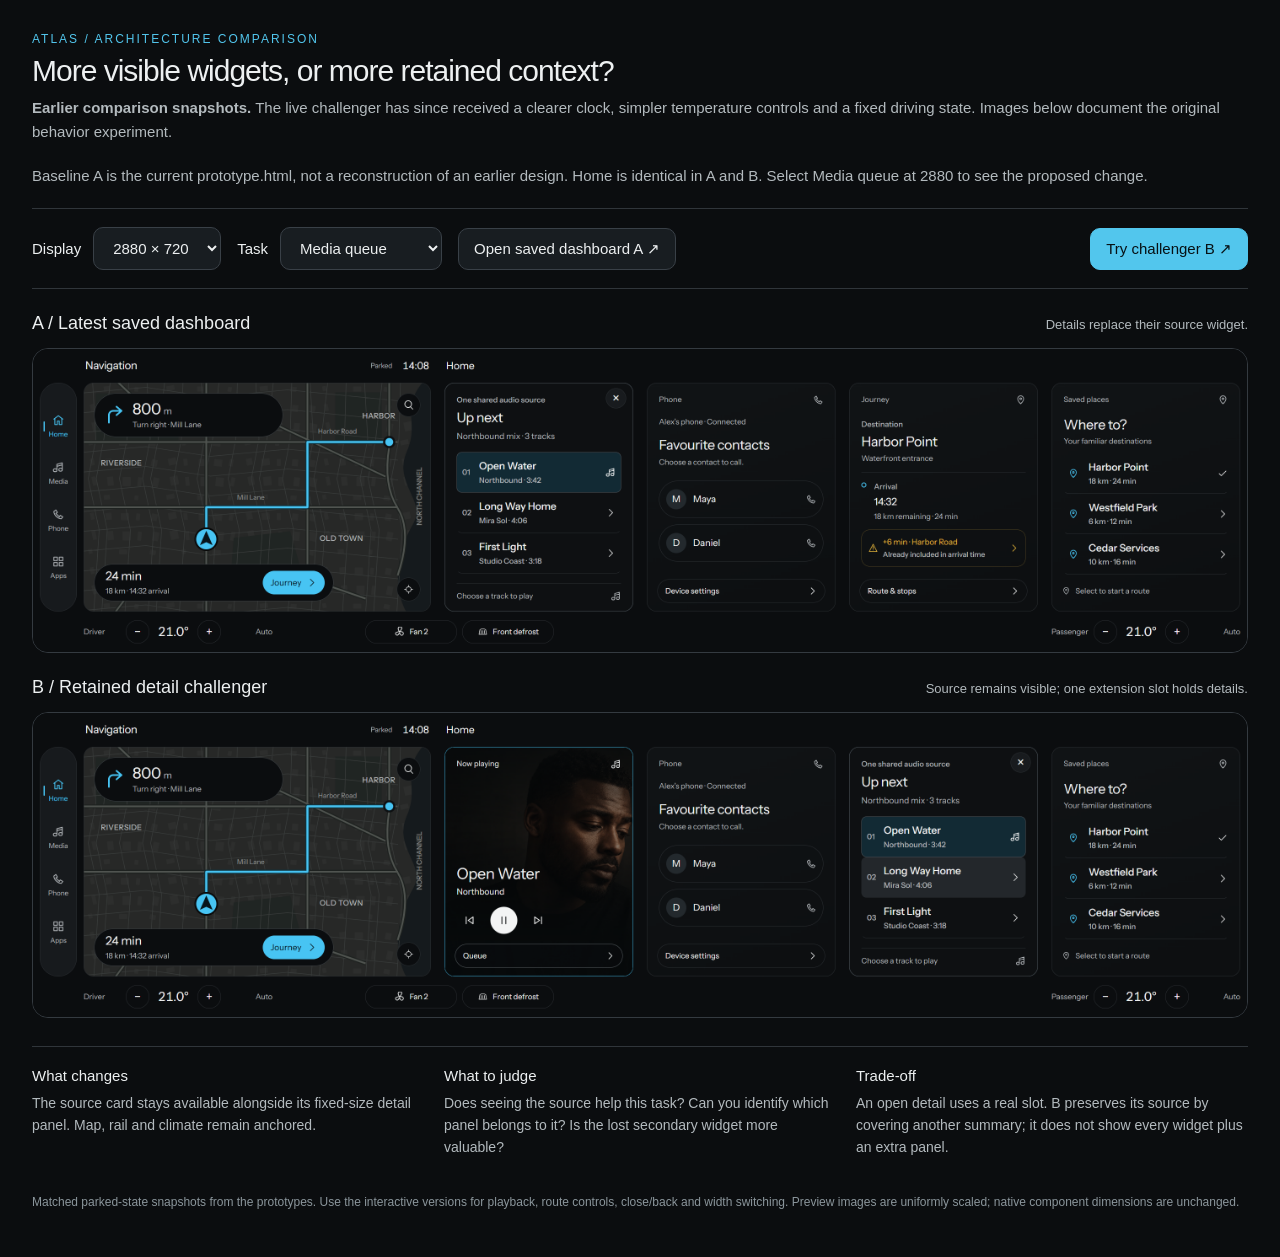
<file: final-proposal/challenger-comparison.html>
<!doctype html><html lang="en"><head><meta charset="utf-8"><meta name="viewport" content="width=device-width,initial-scale=1"><title>ATLAS — Ribbon vs retained detail</title><style>
*{box-sizing:border-box}body{margin:0;background:#0b0d0f;color:#edf0f1;font:15px 'Segoe UI',sans-serif}main{max-width:1700px;margin:auto;padding:32px}h1{font-size:30px;font-weight:500;letter-spacing:-1px;margin:8px 0}p{color:#b3babe;line-height:1.6;margin:8px 0 20px}.eyebrow{font-size:12px;letter-spacing:2px;color:#52c6ed}.toolbar{display:flex;gap:16px;flex-wrap:wrap;align-items:center;padding:18px 0;border-block:1px solid #30353a}label{display:flex;gap:12px;align-items:center}select,a{color:#edf0f1;background:#181d21;border:1px solid #394047;border-radius:10px;padding:11px 15px;font:inherit;text-decoration:none}a:hover{border-color:#52c6ed}select{color-scheme:dark}a.primary{background:#52c6ed;color:#071115;border-color:#52c6ed;margin-left:auto}section{margin-top:24px}h2{font-size:18px;font-weight:500;margin:0 0 6px}.label{display:flex;justify-content:space-between;gap:20px;align-items:baseline}.label p{font-size:13px;margin:0 0 12px}img{display:block;width:100%;height:auto;border:1px solid #343a40;border-radius:16px}.notes{display:grid;grid-template-columns:repeat(3,1fr);gap:20px;margin-top:28px;padding-top:20px;border-top:1px solid #30353a}.notes strong{font-weight:500}.notes p{font-size:14px}footer{font-size:12px;color:#8b969c;padding:16px 0}button:focus-visible,a:focus-visible,select:focus-visible{outline:3px solid #52c6ed;outline-offset:4px}@media(max-width:700px){main{padding:18px}.notes{grid-template-columns:1fr}.label{display:block}a.primary{margin-left:0}h1{font-size:26px}}
</style></head><body><main><div class="eyebrow">ATLAS / ARCHITECTURE COMPARISON</div><h1>More visible widgets, or more retained context?</h1><p><strong>Earlier comparison snapshots.</strong> The live challenger has since received a clearer clock, simpler temperature controls and a fixed driving state. Images below document the original behavior experiment.</p><p>Baseline A is the current prototype.html, not a reconstruction of an earlier design. Home is identical in A and B. Select Media queue at 2880 to see the proposed change.</p><div class="toolbar"><label>Display <select id="width"><option value="2880">2880 × 720</option><option value="1920">1920 × 720</option></select></label><label>Task <select id="task"><option value="queue">Media queue</option><option value="journey">Journey details</option><option value="device">Phone settings</option><option value="home">Home / no detail</option></select></label><a id="original" href="prototype.html">Open saved dashboard A ↗</a><a class="primary" id="challenger" href="challenger.html">Try challenger B ↗</a></div><section><div class="label"><h2>A / Latest saved dashboard</h2><p id="a-note"></p></div><img id="a" alt="Latest saved dashboard in the selected task and display size"></section><section><div class="label"><h2>B / Retained detail challenger</h2><p id="b-note"></p></div><img id="b" alt="Challenger dashboard in the same task and display size"></section><div class="notes"><div><strong>What changes</strong><p id="change"></p></div><div><strong>What to judge</strong><p>Does seeing the source help this task? Can you identify which panel belongs to it? Is the lost secondary widget more valuable?</p></div><div><strong>Trade-off</strong><p>An open detail uses a real slot. B preserves its source by covering another summary; it does not show every widget plus an extra panel.</p></div></div><footer>Matched parked-state snapshots from the prototypes. Use the interactive versions for playback, route controls, close/back and width switching. Preview images are uniformly scaled; native component dimensions are unchanged.</footer></main><script>
const w=document.getElementById('width'),t=document.getElementById('task');
function update(){const width=w.value,task=t.value,wide=width==='2880',home=task==='home';for(const [id,variant]of [['a','prototype'],['b','challenger']])document.getElementById(id).src='compare-'+variant+'-'+width+'-'+task+'.png';document.getElementById('a-note').textContent=home?'Two visible widgets at 1920; four at 2880.':'Details replace their source widget.';document.getElementById('b-note').textContent=home?'Same initial Home as A.':wide?'Source remains visible; one extension slot holds details.':'Same replacement behavior as A at 1920.';document.getElementById('change').textContent=home?'There is intentionally no idle-layout difference. The challenger is a change in task behavior.':wide?'The source card stays available alongside its fixed-size detail panel. Map, rail and climate remain anchored.':'Both use the same constrained layout. Switch to 2880 to see the benefit being tested.';document.getElementById('original').href='prototype.html?width='+width;document.getElementById('challenger').href='challenger.html?width='+width+'&demo='+task;}
w.onchange=t.onchange=update;update();</script></body></html>
</file>
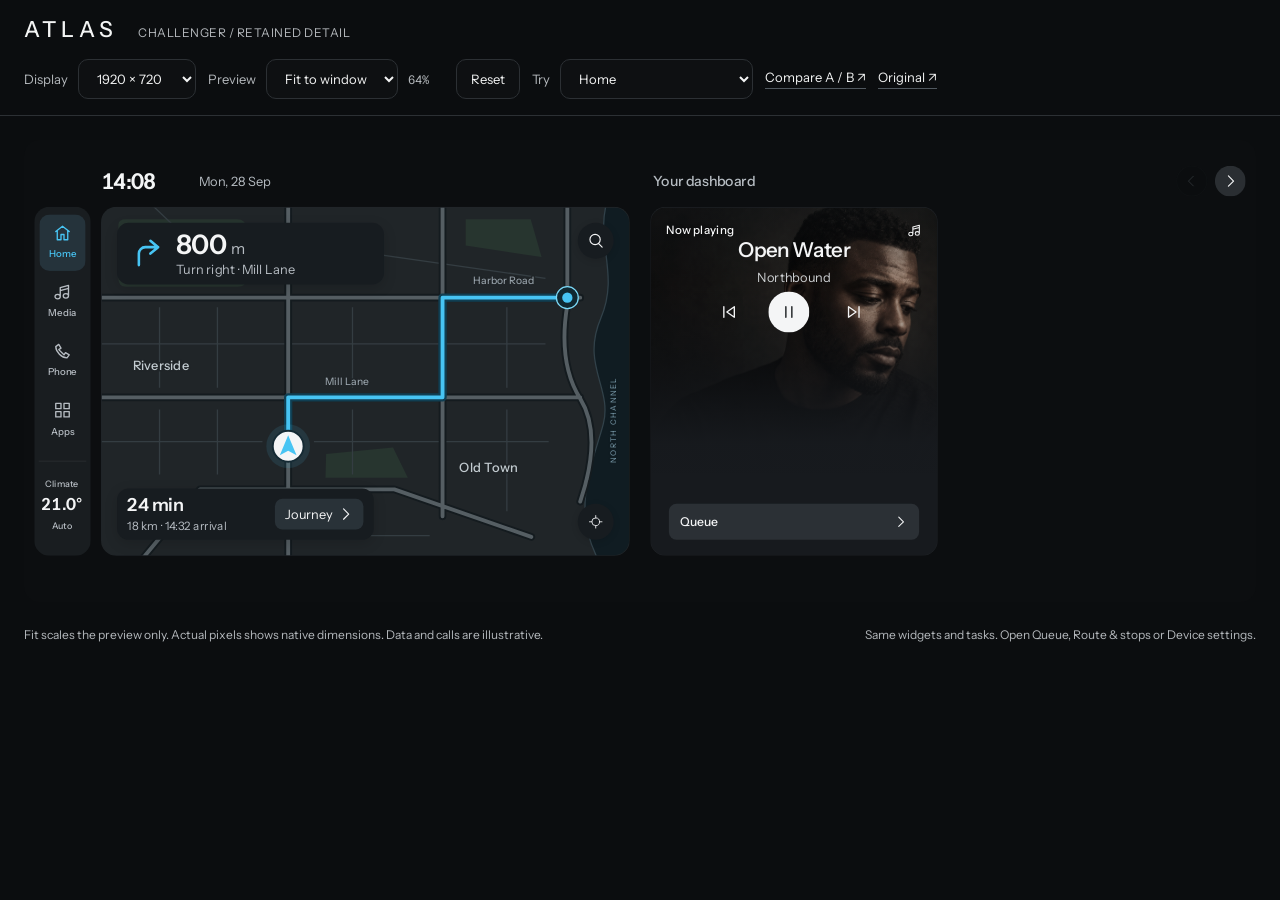
<file: final-proposal/challenger.html>
<!doctype html><html lang="en"><head><meta charset="utf-8"><meta name="viewport" content="width=device-width,initial-scale=1"><title>ATLAS — Retained detail challenger</title><link rel="stylesheet" href="../atlas-design-system/tokens.css"><link rel="stylesheet" href="../atlas-design-system/components.css"><link rel="stylesheet" href="prototype.css"><link rel="stylesheet" href="challenger.css"></head><body><header class="presenter"><div><strong>ATLAS</strong><span class="edition">Challenger / retained detail</span></div><nav aria-label="Prototype controls"><label>Display <select id="display"><option value="1920">1920 × 720</option><option value="2880">2880 × 720</option></select></label><label>Preview <select id="preview-mode"><option value="fit">Fit to window</option><option value="native">Actual pixels</option></select><output id="preview-scale" aria-live="polite"></output></label><button id="reset">Reset</button><label>Try <select id="demo"><option value="home">Home</option><option value="queue">Media + queue</option><option value="journey">Journey + route details</option><option value="device">Phone + device settings</option></select></label><a href="challenger-comparison.html">Compare A / B ↗</a><a href="prototype.html">Original ↗</a></nav></header><main class="viewport"><div id="preview-stage"><div id="screen" class="screen atlas" data-theme="monochrome" aria-label="Infotainment Home"></div></div></main><footer class="presenter-note"><span>Fit scales the preview only. Actual pixels shows native dimensions. Data and calls are illustrative.</span><span><span id="placement-note">Same widgets and tasks. Wider screen retains the source beside its details.</span></span></footer><script src="../atlas-design-system/library.js"></script><script src="challenger.js"></script></body></html>
</file>
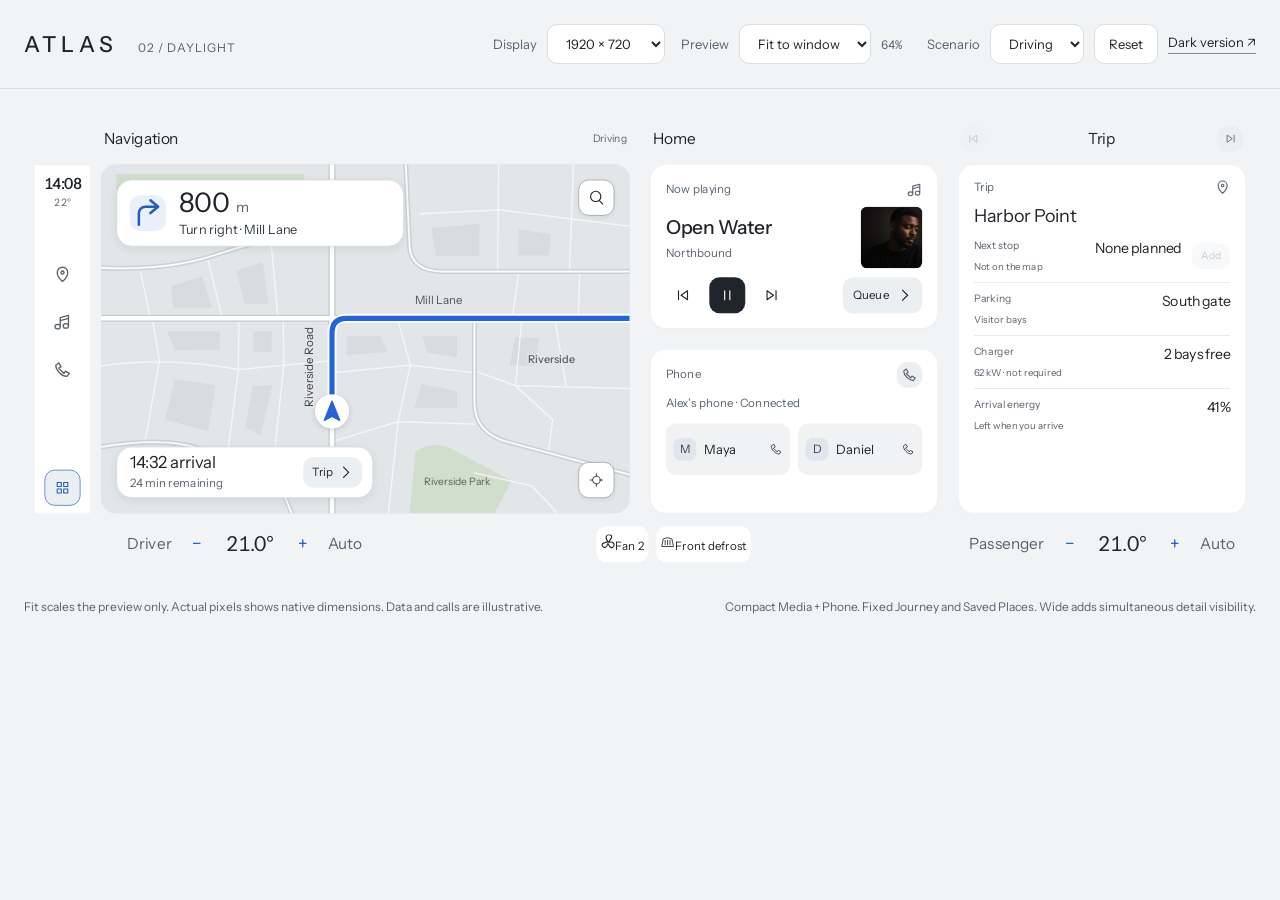
<file: final-proposal/mixed-grid-light.html>
<!doctype html><html lang="en"><head><meta charset="utf-8"><meta name="viewport" content="width=device-width,initial-scale=1"><title>ATLAS — Daylight mixed grid</title><link rel="stylesheet" href="../atlas-design-system/tokens.css"><link rel="stylesheet" href="../atlas-design-system/components.css"><link rel="stylesheet" href="prototype.css"><link rel="stylesheet" href="mixed-grid.css"><link rel="stylesheet" href="../atlas-design-system/polestar-tokens.css"><link rel="stylesheet" href="../atlas-design-system/polestar.css"><link rel="stylesheet" href="../atlas-design-system/daylight-tokens.css"><link rel="stylesheet" href="../atlas-design-system/daylight.css"></head><body><header class="presenter"><div><strong>ATLAS</strong><span class="edition">02 / Daylight</span></div><nav aria-label="Prototype controls"><label>Display <select id="display"><option value="1920">1920 × 720</option><option value="2880">2880 × 720</option></select></label><label>Preview <select id="preview-mode"><option value="fit">Fit to window</option><option value="native">Actual pixels</option></select><output id="preview-scale" aria-live="polite"></output><label>Scenario <select id="scenario"><option value="moving">Driving</option><option value="parked">Parked</option></select></label><button id="reset">Reset</button><a href="mixed-grid.html">Dark version ↗</a></nav></header><main class="viewport"><div id="preview-stage"><div id="screen" class="screen atlas" data-theme="monochrome" aria-label="Infotainment Home"></div></div></main><footer class="presenter-note"><span>Fit scales the preview only. Actual pixels shows native dimensions. Data and calls are illustrative.</span><span>Compact Media + Phone. Fixed Journey and Saved Places. Wide adds simultaneous detail visibility.</span></footer><script src="../atlas-design-system/library.js"></script><script src="mixed-grid.js"></script></body></html>
</file>
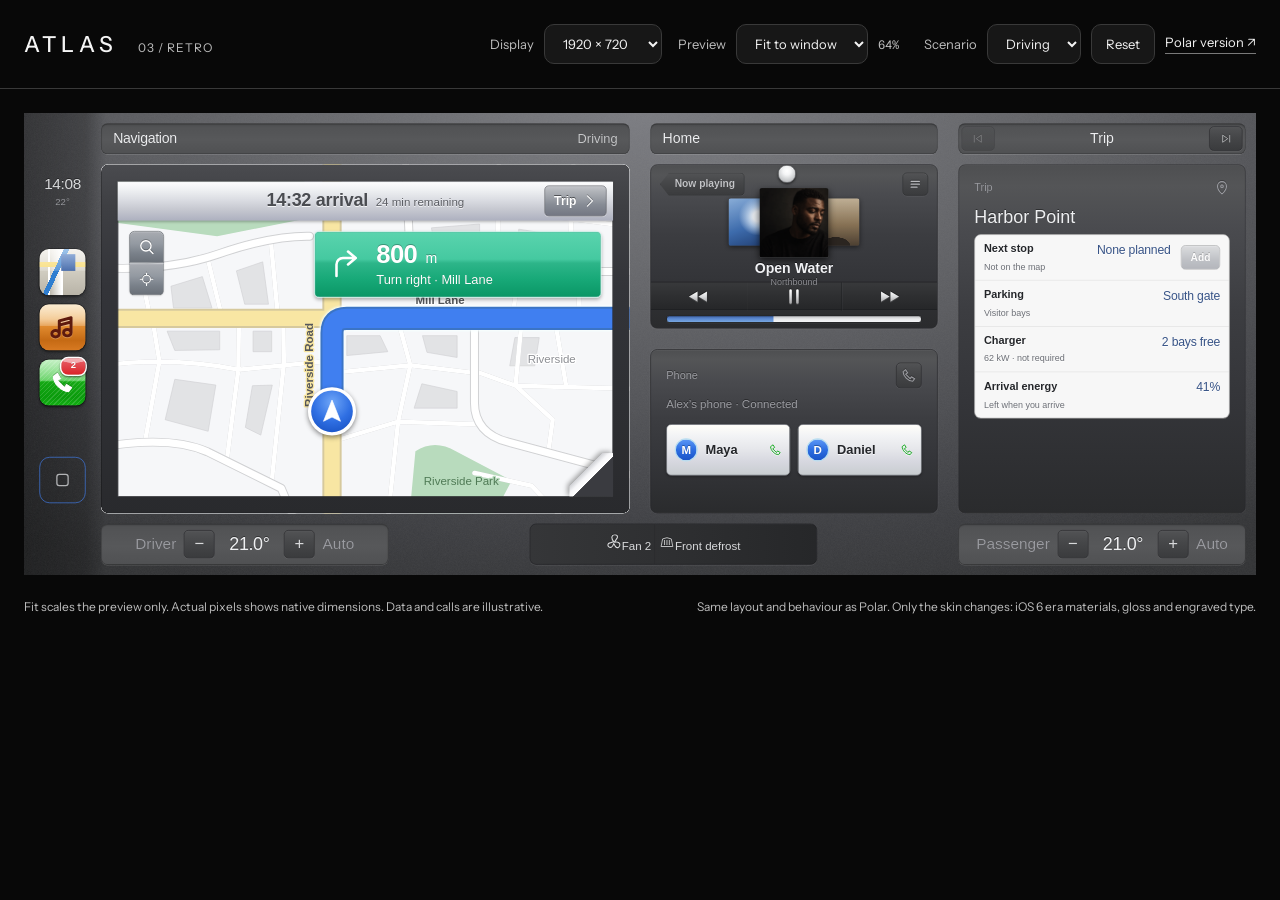
<file: final-proposal/mixed-grid-retro.html>
<!doctype html><html lang="en"><head><meta charset="utf-8"><meta name="viewport" content="width=device-width,initial-scale=1"><title>ATLAS — Retro mixed grid</title><link rel="stylesheet" href="../atlas-design-system/tokens.css"><link rel="stylesheet" href="../atlas-design-system/components.css"><link rel="stylesheet" href="prototype.css"><link rel="stylesheet" href="mixed-grid.css?v=carousel"><link rel="stylesheet" href="../atlas-design-system/polestar-tokens.css"><link rel="stylesheet" href="../atlas-design-system/polestar.css"><link rel="stylesheet" href="mixed-grid-retro.css?v=7"></head><body><svg width="0" height="0" style="position:absolute" aria-hidden="true"><defs><linearGradient id="retro-metal" x1="0" y1="0" x2="0" y2="1"><stop offset="0" stop-color="#FFFFFF"/><stop offset=".5" stop-color="#DADBDD"/><stop offset="1" stop-color="#AFAFB1"/></linearGradient><radialGradient id="retro-disc" cx=".5" cy=".3" r=".7"><stop offset="0" stop-color="#6FA6F7"/><stop offset=".6" stop-color="#2F6FE3"/><stop offset="1" stop-color="#1B55C7"/></radialGradient></defs></svg><header class="presenter"><div><strong>ATLAS</strong><span class="edition">03 / Retro</span></div><nav aria-label="Prototype controls"><label>Display <select id="display"><option value="1920">1920 × 720</option><option value="2880">2880 × 720</option></select></label><label>Preview <select id="preview-mode"><option value="fit">Fit to window</option><option value="native">Actual pixels</option></select><output id="preview-scale" aria-live="polite"></output><label>Scenario <select id="scenario"><option value="moving">Driving</option><option value="parked">Parked</option></select></label><button id="reset">Reset</button><a href="mixed-grid.html">Polar version ↗</a></nav></header><main class="viewport"><div id="preview-stage"><div id="screen" class="screen atlas retro" data-theme="monochrome" aria-label="Infotainment Home"></div></div></main><footer class="presenter-note"><span>Fit scales the preview only. Actual pixels shows native dimensions. Data and calls are illustrative.</span><span>Same layout and behaviour as Polar. Only the skin changes: iOS 6 era materials, gloss and engraved type.</span></footer><script src="../atlas-design-system/library.js"></script><script src="mixed-grid.js?v=carousel3"></script></body></html>
</file>
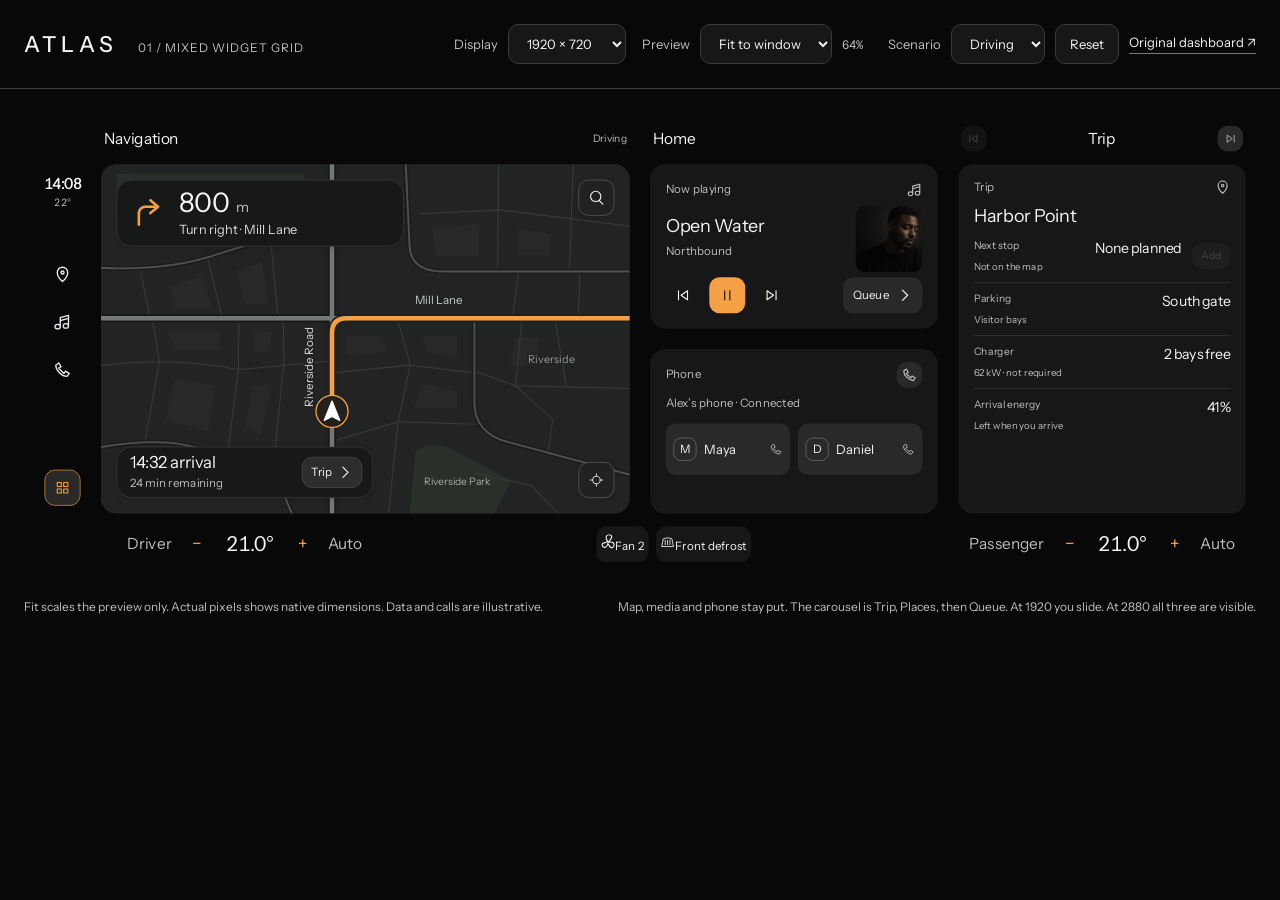
<file: final-proposal/mixed-grid.html>
<!doctype html><html lang="en"><head><meta charset="utf-8"><meta name="viewport" content="width=device-width,initial-scale=1"><title>ATLAS — Polar mixed grid</title><link rel="stylesheet" href="../atlas-design-system/tokens.css"><link rel="stylesheet" href="../atlas-design-system/components.css"><link rel="stylesheet" href="prototype.css"><link rel="stylesheet" href="mixed-grid.css?v=dock1"><link rel="stylesheet" href="../atlas-design-system/polestar-tokens.css"><link rel="stylesheet" href="../atlas-design-system/polestar.css?v=dock1"></head><body><header class="presenter"><div><strong>ATLAS</strong><span class="edition">01 / Mixed widget grid</span></div><nav aria-label="Prototype controls"><label>Display <select id="display"><option value="1920">1920 × 720</option><option value="2880">2880 × 720</option></select></label><label>Preview <select id="preview-mode"><option value="fit">Fit to window</option><option value="native">Actual pixels</option></select><output id="preview-scale" aria-live="polite"></output><label>Scenario <select id="scenario"><option value="moving">Driving</option><option value="parked">Parked</option></select></label><button id="reset">Reset</button><a href="prototype.html">Original dashboard ↗</a></nav></header><main class="viewport"><div id="preview-stage"><div id="screen" class="screen atlas" data-theme="monochrome" aria-label="Infotainment Home"></div></div></main><footer class="presenter-note"><span>Fit scales the preview only. Actual pixels shows native dimensions. Data and calls are illustrative.</span><span>Map, media and phone stay put. The carousel is Trip, Places, then Queue. At 1920 you slide. At 2880 all three are visible.</span></footer><script src="../atlas-design-system/library.js"></script><script src="mixed-grid.js?v=dock1"></script></body></html>
</file>
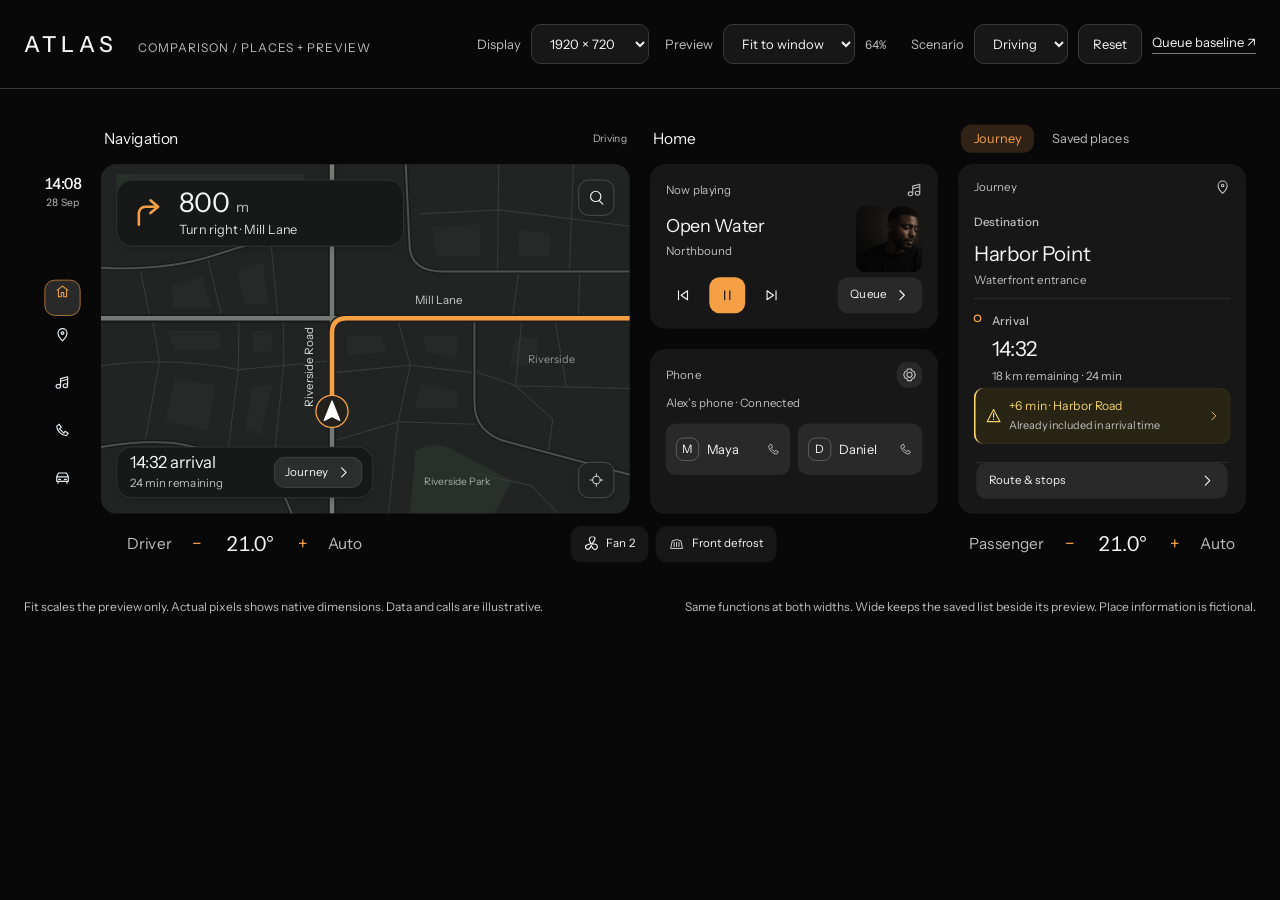
<file: final-proposal/places-preview.html>
<!doctype html><html lang="en"><head><meta charset="utf-8"><meta name="viewport" content="width=device-width,initial-scale=1"><title>ATLAS — Places comparison</title><link rel="stylesheet" href="../atlas-design-system/tokens.css"><link rel="stylesheet" href="../atlas-design-system/components.css"><link rel="stylesheet" href="prototype.css"><link rel="stylesheet" href="mixed-grid.css"><link rel="stylesheet" href="../atlas-design-system/polestar-tokens.css"><link rel="stylesheet" href="../atlas-design-system/polestar.css"><link rel="stylesheet" href="places-preview.css"></head><body><header class="presenter"><div><strong>ATLAS</strong><span class="edition">Comparison / Places + preview</span></div><nav aria-label="Prototype controls"><label>Display <select id="display"><option value="1920">1920 × 720</option><option value="2880">2880 × 720</option></select></label><label>Preview <select id="preview-mode"><option value="fit">Fit to window</option><option value="native">Actual pixels</option></select><output id="preview-scale" aria-live="polite"></output><label>Scenario <select id="scenario"><option value="moving">Driving</option><option value="parked">Parked</option></select></label><button id="reset">Reset</button><a href="mixed-grid.html">Queue baseline ↗</a></nav></header><main class="viewport"><div id="preview-stage"><div id="screen" class="screen atlas" data-theme="monochrome" aria-label="Infotainment Home"></div></div></main><footer class="presenter-note"><span>Fit scales the preview only. Actual pixels shows native dimensions. Data and calls are illustrative.</span><span>Same functions at both widths. Wide keeps the saved list beside its preview. Place information is fictional.</span></footer><script src="../atlas-design-system/library.js"></script><script src="places-preview.js"></script></body></html>
</file>
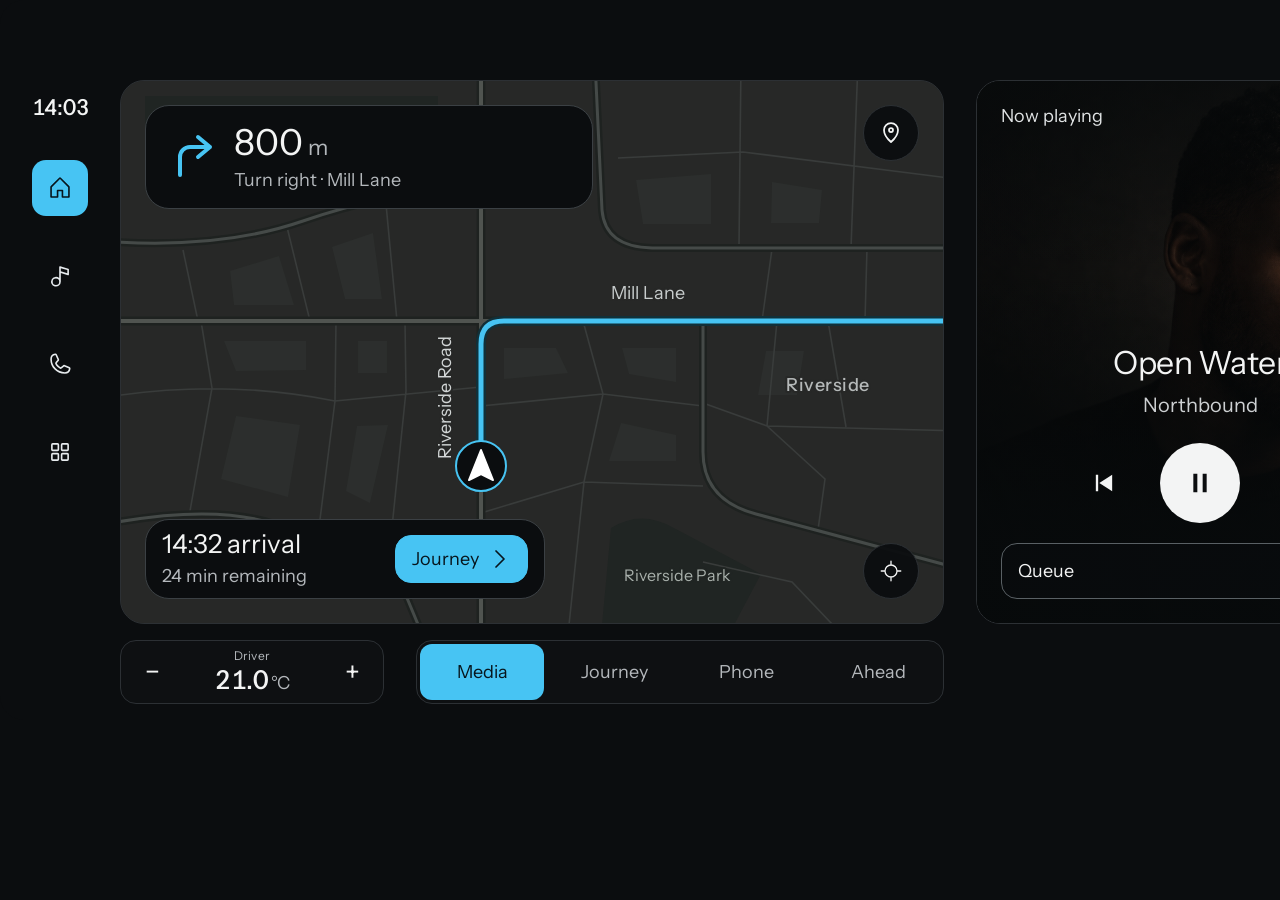
<file: final-proposal/prototype-screen.html>
<!doctype html>
<html lang="en">
<head>
  <meta charset="utf-8">
  <meta name="viewport" content="width=device-width, initial-scale=1">
  <title>ATLAS — Driving Home</title>
  <link rel="stylesheet" href="../atlas-design-system/tokens.css">
  <link rel="stylesheet" href="../atlas-design-system/components.css">
  <link rel="stylesheet" href="prototype.css?v=comparison">
  <style>html,body{margin:0;overflow:hidden}#preview-stage{margin:0}</style>
</head>
<body>
  <div id="preview-stage"><div id="screen" class="screen atlas" data-theme="monochrome" aria-label="Infotainment Home — Driving"></div></div>
  <script src="../atlas-design-system/library.js"></script>
  <script src="prototype.js?v=comparison"></script>
</body>
</html>
</file>
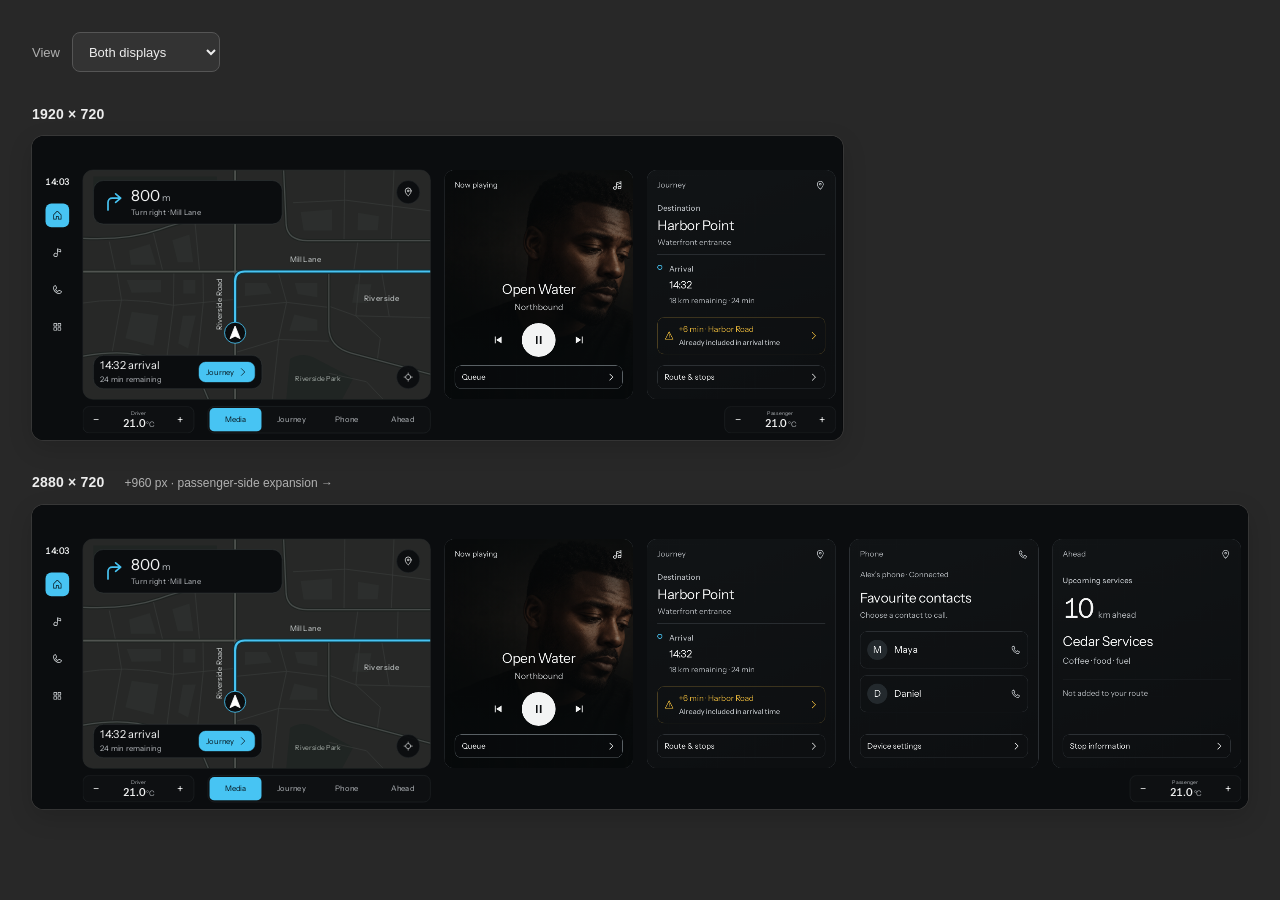
<file: final-proposal/prototype.html>
<!doctype html>
<html lang="en">
<head>
<meta charset="utf-8"><meta name="viewport" content="width=device-width, initial-scale=1">
<title>ATLAS — Home display comparison</title>
<style>
*{box-sizing:border-box}
body{margin:0;background:#282828;color:#ededed;font-family:'Segoe UI',sans-serif;-webkit-font-smoothing:antialiased}
main{padding:32px;display:flex;flex-direction:column;align-items:flex-start;gap:32px}
section{margin:0;max-width:100%}
.preview-controls{display:flex;align-items:center;gap:12px;font-size:13px;color:#b0b0b0}
.preview-controls select{height:40px;padding:0 36px 0 12px;border:1px solid #555;border-radius:8px;background:#333;color:#ededed;font:inherit;color-scheme:dark;cursor:pointer}
.preview-controls select:focus-visible{outline:2px solid #ddd;outline-offset:3px}
[hidden]{display:none!important}
h2{font-size:14px;font-weight:600;line-height:20px;margin:0 0 12px;color:#ededed;letter-spacing:.2px;font-variant-numeric:tabular-nums}
h2 span{margin-left:20px;font-size:12px;font-weight:400;color:#b0b0b0;letter-spacing:0}
.display-frame{position:relative;overflow:hidden;border-radius:12px;background:#080808;box-shadow:0 0 0 1px #ffffff14,0 8px 24px #00000026}
iframe{display:block;border:0;position:absolute;left:0;top:0;transform-origin:top left;height:720px}
</style>
</head>
<body>
<main aria-label="Home dashboard comparison at a shared scale">
<div class="preview-controls"><label for="display-view">View</label><select id="display-view"><option value="both">Both displays</option><option value="1920">1920 only</option><option value="2880">2880 only</option></select></div>
<section data-profile="1920" aria-labelledby="normal-label">
<h2 id="normal-label">1920 × 720</h2>
<div class="display-frame" data-width="1920"><iframe width="1920" height="720" title="1920 pixel Home dashboard — Driving" src="prototype-screen.html?width=1920"></iframe></div>
</section>
<section data-profile="2880" aria-labelledby="extended-label">
<h2 id="extended-label">2880 × 720<span>+960 px · passenger-side expansion →</span></h2>
<div class="display-frame" data-width="2880"><iframe width="2880" height="720" title="2880 pixel Home dashboard — Driving" src="prototype-screen.html?width=2880"></iframe></div>
</section>
</main>
<script src="prototype-comparison.js"></script>
</body>
</html>
</file>
<file: atlas-design-system/polestar-tokens.css>
/* Generated from polestar-tokens.json. */
:root{
  --canvas: #080808;
  --surface: #171717;
  --raised: #292929;
  --hover: #393939;
  --text: #F4F4F4;
  --secondary: #BDBDBD;
  --disabled: #858585;
  --line: #393939;
  --control-line: #797979;
  --accent: #F5A044;
  --accent-soft: #302214;
  --on-accent: #101010;
  --warning: #F1D06B;
  --warning-soft: #292515;
  --danger: #F09289;
  --danger-soft: #311E1B;
  --success: #C0D9C5;
  --success-soft: #1C2920;
  --accent-hover: #FFB865;
  --accent-pressed: #D9882D;
  --surface-top: #171717;
  --surface-bottom: #171717;
  --raised-top: #292929;
  --raised-bottom: #292929;
  --edge-highlight: #FFFFFF00;
  --route: #F5A044;
  --type-caption: 18px;
  --type-support: 20px;
  --type-body: 24px;
  --type-title: 32px;
  --type-heading: 40px;
  --type-metric: 64px;
  --space-4: 4px;
  --space-8: 8px;
  --space-12: 12px;
  --space-16: 16px;
  --space-24: 24px;
  --space-32: 32px;
  --space-48: 48px;
  --space-64: 64px;
  --radius-small: 6px;
  --radius-control: 10px;
  --radius-card: 16px;
  --radius-pill: 999px;
  --status-w: 448px;
  --status-h: 48px;
  --maneuver-w: 448px;
  --maneuver-h: 232px;
  --media-w: 448px;
  --media-h: 296px;
  --mapHeader-w: 824px;
  --mapHeader-h: 48px;
  --map-w: 824px;
  --map-h: 544px;
  --panelHeader-w: 448px;
  --panelHeader-h: 48px;
  --taskPanel-w: 448px;
  --taskPanel-h: 544px;
  --climate-w: 448px;
  --climate-h: 64px;
  --navigation-w: 88px;
  --navigation-h: 544px;
  --comfort-w: 448px;
  --comfort-h: 64px;
  --homeWidget-w: 448px;
  --homeWidget-h: 544px;
  --navigationGuidance-w: 448px;
  --navigationGuidance-h: 104px;
  --routeSummary-w: 568px;
  --routeSummary-h: 88px;
  --compactMedia-w: 448px;
  --compactMedia-h: 256px;
  --compactPhone-w: 448px;
  --compactPhone-h: 256px;
  --material-card: var(--surface);
  --material-control: var(--raised);
  --button-height: 56px;
}
</file>
<file: atlas-design-system/components.css>
/* Product component styles. All colours, geometry and type roles come from tokens.css. */
@font-face{font-family:'Instrument Sans';src:url('assets/InstrumentSans.ttf') format('truetype');font-style:normal;font-weight:400 700;font-display:swap}
.atlas{font-family:'Instrument Sans','Segoe UI',sans-serif;color:var(--text);font-size:var(--type-body);font-weight:400;line-height:1.35;font-synthesis:none}
.atlas *{box-sizing:border-box}.atlas button,.atlas input{font:inherit}.atlas button{cursor:pointer}.atlas button:disabled{cursor:default}.atlas button:focus-visible,.atlas input:focus-visible{outline:3px solid var(--accent);outline-offset:4px}.atlas .icon{width:24px;height:24px;fill:none;stroke:currentColor;stroke-width:1.75;stroke-linecap:round;stroke-linejoin:round;flex-shrink:0}
.a-card{background:var(--surface);border:1px solid var(--line);border-radius:var(--radius-card);padding:24px;overflow:hidden}.a-card--raised{background:var(--raised)}.a-label{font-size:var(--type-caption);color:var(--secondary);font-weight:500;letter-spacing:.15px}.a-support{font-size:var(--type-support);color:var(--secondary)}.a-title{font-size:var(--type-title);font-weight:500;line-height:1.15;letter-spacing:-.7px;margin:0}.a-metric{font-size:var(--type-metric);line-height:1;font-weight:500;letter-spacing:-2px;font-variant-numeric:tabular-nums}.a-divider{height:1px;background:var(--line);border:0;margin:24px 0}
.a-button{height:var(--button-height);padding:0 24px;border-radius:var(--radius-control);border:1px solid var(--control-line);background:var(--raised);color:var(--text);font-size:var(--type-support)!important;font-weight:500!important;display:inline-flex;gap:12px;align-items:center;justify-content:center;white-space:nowrap;transition:background 120ms ease,color 120ms ease}.a-button:hover:not(:disabled){background:var(--hover)}.a-button:active:not(:disabled),.a-button.is-pressed{background:var(--canvas);border-color:var(--accent)}.a-button--primary{background:var(--accent);border-color:var(--accent);color:var(--on-accent)}.a-button--primary:hover:not(:disabled){background:var(--accent-hover);border-color:var(--accent-hover)}.a-button--primary:active:not(:disabled){background:var(--accent-pressed);color:var(--on-accent)}.a-button--quiet{border-color:transparent;background:transparent}.a-button--quiet:hover:not(:disabled){background:var(--raised)}.a-button--selected,.a-button[aria-pressed=true]:not(.a-button--primary){background:var(--accent-soft);border-color:var(--accent);color:var(--accent)}.a-button:disabled{color:var(--disabled);background:var(--surface);border-color:var(--line)}.a-button.is-focus{outline:3px solid var(--accent);outline-offset:4px}.a-icon-button{width:56px;padding:0}.a-circle{border-radius:var(--radius-pill)}
.a-tabs{width:448px;height:48px;border:1px solid var(--line);padding:4px;display:flex;gap:4px;border-radius:var(--radius-pill);background:var(--canvas)}.a-tabs button{flex:1;min-width:0;border:0;border-radius:var(--radius-pill);background:transparent;color:var(--secondary);font-size:18px;font-weight:500}.a-tabs button[aria-selected=true]{background:var(--raised);color:var(--accent)}.a-tabs button:hover{color:var(--text)}
.a-field{display:flex;gap:12px;align-items:center;height:56px;padding:0 18px;background:var(--canvas);border:1px solid var(--control-line);border-radius:var(--radius-pill);color:var(--secondary)}.a-field input{width:100%;min-width:0;background:none;border:none;color:var(--text);font-size:20px}.a-field input::placeholder{color:var(--secondary)}.a-field:focus-within{border-color:var(--accent)}
.a-switch{display:inline-flex;align-items:center;gap:20px;padding:0;border:0;background:none;color:var(--text);font-size:20px!important;min-height:56px}.a-switch-track{width:60px;height:34px;border-radius:999px;background:var(--raised);border:1px solid var(--control-line);padding:4px;display:block}.a-switch-knob{display:block;width:24px;height:24px;border-radius:50%;background:var(--secondary);transition:transform 120ms ease}.a-switch[aria-checked=true] .a-switch-track{background:var(--accent);border-color:var(--accent)}.a-switch[aria-checked=true] .a-switch-knob{transform:translateX(26px);background:var(--on-accent)}
.a-chip{display:inline-flex;align-items:center;gap:8px;padding:7px 12px;font-size:18px;border-radius:999px;background:var(--raised);color:var(--secondary)}.a-chip .icon{width:18px;height:18px}.a-chip--accent{color:var(--accent);background:var(--accent-soft)}.a-chip--warning{color:var(--warning);background:var(--warning-soft)}.a-chip--success{color:var(--success);background:var(--success-soft)}
.a-alert{padding:18px 20px;display:flex;gap:16px;align-items:center;border:1px solid var(--warning);border-radius:var(--radius-control);background:var(--warning-soft);color:var(--warning);font-size:20px}.a-alert div{flex:1}.a-alert small{display:block;color:var(--secondary);font-size:18px;margin-top:4px}.a-alert--danger{border-color:var(--danger);background:var(--danger-soft);color:var(--danger)}
.a-row{width:100%;height:96px;display:flex;align-items:center;gap:16px;padding:12px;border:1px solid transparent;border-bottom-color:var(--line);background:transparent;color:var(--text);text-align:left;border-radius:10px}.a-row:hover:not(:disabled){background:var(--raised)}.a-row[aria-current=true]{background:var(--accent-soft);border-color:var(--accent)}.a-row-text{flex:1;min-width:0}.a-row strong{display:block;font-weight:500;font-size:24px;white-space:nowrap;overflow:hidden;text-overflow:ellipsis}.a-row small{display:block;color:var(--secondary);font-size:18px;margin-top:5px}.a-row .a-row-art{display:grid;place-items:center;width:52px;height:52px;border-radius:10px;background:var(--raised);color:var(--accent)}.a-row:disabled .a-row-text{color:var(--secondary)}
.a-media{width:var(--media-w);height:var(--media-h);position:relative}.a-media-head{display:flex;justify-content:space-between;align-items:center;margin-bottom:20px}.a-media-body{display:flex;gap:20px;align-items:center}.a-art{width:100px;height:100px;flex-shrink:0;border-radius:12px;overflow:hidden}.a-media-copy{min-width:0}.a-media-copy h3{font-size:28px;font-weight:500;letter-spacing:-.6px;margin:0 0 7px;white-space:nowrap;overflow:hidden;text-overflow:ellipsis}.a-media-copy p{font-size:20px;color:var(--secondary);margin:0}.a-transport{position:absolute;bottom:20px;left:24px;right:24px;display:flex;justify-content:center;gap:24px;align-items:center}.a-transport button{width:64px;height:64px;border-radius:999px;padding:0}.a-transport .icon{width:28px;height:28px}.a-transport button:not(.a-button--primary){border-color:transparent;background:transparent}
.a-maneuver{width:var(--maneuver-w);height:var(--maneuver-h)}.a-maneuver-content{display:flex;gap:24px;align-items:center;margin:14px 0 14px}.a-maneuver-content>.icon{width:68px;height:68px;stroke-width:2;color:var(--accent)}.a-maneuver .a-metric span{font-size:28px;letter-spacing:0;color:var(--secondary);margin-left:9px}.a-maneuver h3{font-size:26px;font-weight:500;line-height:1.2;margin:0 0 5px}.a-maneuver .a-support{font-size:18px}
.a-journey{width:var(--taskPanel-w);height:var(--taskPanel-h);position:relative;padding:28px}.a-journey h3{margin-top:12px}.a-journey-stats{display:flex;gap:25px;margin:24px 0 28px;align-items:baseline}.a-journey-stats strong{font-weight:500;font-size:48px;letter-spacing:-1px}.a-journey-stats span{font-size:20px;color:var(--secondary)}.a-timeline{position:relative;padding-left:27px;border-left:1px solid var(--line);margin-left:7px}.a-timeline div{position:relative;margin:0 0 25px;font-size:22px}.a-timeline div:before{content:'';position:absolute;left:-35px;top:6px;width:13px;height:13px;border:2px solid var(--accent);border-radius:50%;background:var(--surface)}.a-timeline small{display:block;font-size:18px;color:var(--secondary);margin-top:5px}.a-journey-foot{position:absolute;bottom:24px;left:28px;right:28px;padding-top:18px;border-top:1px solid var(--line);display:flex;align-items:center;justify-content:space-between}.a-journey-foot .a-button{padding:0 18px}
.a-climate{width:var(--climate-w);height:var(--climate-h);display:flex;align-items:center;gap:12px;border-top:1px solid var(--line)}.a-climate .a-label{width:88px;flex-shrink:0}.a-climate output{width:90px;text-align:center;font-size:30px;font-variant-numeric:tabular-nums}.a-climate .auto{font-size:18px;color:var(--accent);margin-left:auto}.a-climate .a-button{border-color:transparent;background:var(--surface)}
.a-rail{display:flex;flex-direction:column;gap:12px;width:88px;padding:12px;border:1px solid var(--line);border-radius:999px;background:var(--surface)}.a-rail .a-button{width:62px;height:62px;padding:0;border-radius:50%;border-color:transparent;background:transparent}.a-rail .a-button[aria-current=page]{background:var(--accent-soft);color:var(--accent)}
@media(prefers-reduced-motion:reduce){.atlas *{transition:none!important}}

/* HMI material treatment: all gradient stops are neutral. */
.a-card{background:var(--material-card);border-color:var(--line);box-shadow:inset 0 1px 0 var(--edge-highlight),0 2px 4px #00000066}
.a-card--raised{background:var(--material-control)}
.a-button{background:var(--material-control);box-shadow:inset 0 1px 0 #ffffff0a}
.a-button--primary{background:var(--accent);box-shadow:none}
.a-button--quiet{background:transparent;box-shadow:none}
.a-button--selected,.a-button[aria-pressed=true]:not(.a-button--primary){background:var(--accent-soft)}
.a-button.is-pressed{background:var(--canvas);box-shadow:inset 0 2px 4px #00000066}
.a-button:disabled{background:var(--surface);box-shadow:none}
.a-climate .a-button{background:var(--material-control)}
.a-row:disabled{cursor:default}.a-row:disabled .a-row-art{color:var(--secondary)}

.a-tabs{border-radius:var(--radius-control)}.a-tabs button{border-radius:6px}.a-tabs button[aria-selected=true]{background:var(--material-control)}

/* Primary navigation: one fixed driver-side component in both layouts. */
.atlas .a-nav{width:var(--navigation-w);height:var(--navigation-h);display:flex;flex-direction:column;align-items:center;justify-content:center;gap:24px;padding:7px;border:1px solid var(--line);border-radius:var(--radius-card);background:var(--material-card);box-shadow:inset 0 1px 0 var(--edge-highlight)}
.atlas .a-nav button{width:72px;height:88px;flex-shrink:0;padding:10px 0;display:flex;flex-direction:column;align-items:center;justify-content:center;gap:9px;border:1px solid transparent;border-radius:var(--radius-control);background:none;color:var(--secondary);font-size:18px;font-weight:500}
.atlas .a-nav button .icon{width:28px;height:28px}.atlas .a-nav button:hover{background:var(--hover);color:var(--text)}.atlas .a-nav button[aria-current=page]{background:var(--accent);color:var(--on-accent)}.atlas .a-nav button:focus-visible{outline:2px solid var(--accent);outline-offset:2px}

/* Nightglass: shared reference-led surface and control recipes. */
.a-card{box-shadow:none;background:var(--material-card)}
.a-button{box-shadow:none;border-radius:var(--radius-pill)}
.a-button--quiet{background:transparent}.a-button--primary{background:var(--accent)}
.atlas .a-nav{border-radius:44px;background:#171A1D;box-shadow:none;border-color:var(--line)}
.atlas .a-nav button{position:relative;border-radius:24px;font-size:16px;font-weight:400}
.atlas .a-nav button[aria-current=page]{background:transparent;color:var(--accent)}
.atlas .a-nav button[aria-current=page]:before{content:'';position:absolute;left:0;top:31px;width:3px;height:24px;border-radius:3px;background:var(--accent)}
.a-alert{border-radius:999px;background:transparent}.a-field{background:var(--canvas);border-color:var(--line)}
.a-art{object-fit:cover}.a-media{isolation:isolate;background:var(--canvas)}
.a-media .a-art{position:absolute;inset:0;width:100%;height:100%;object-fit:cover;object-position:center 38%;z-index:-2;border-radius:0}
.a-media:after{content:'';position:absolute;inset:0;background:linear-gradient(90deg,#080A0CDD,transparent),linear-gradient(0deg,#080A0CF0,transparent 85%);z-index:-1;pointer-events:none}
.a-media-head{margin-bottom:48px}.a-media-copy h3{font-weight:400}.a-media .a-transport .a-button--primary{background:var(--text);color:var(--canvas)}
</file>
<file: atlas-design-system/showcase.css>
*{box-sizing:border-box}html{scroll-behavior:smooth}body{margin:0;background:var(--canvas);color:var(--text);font:15px/1.5 'Instrument Sans','Segoe UI',sans-serif}a{color:inherit;text-decoration:none}a:hover{color:var(--accent)}.side{position:fixed;inset:0 auto 0 0;width:232px;padding:36px 28px;border-right:1px solid #2C2C2C;background:#101010;z-index:2}.wordmark{font-size:22px;letter-spacing:6px;font-weight:600}.edition{font-size:12px;color:#999999;margin:8px 0 48px}.side nav a{display:flex;gap:18px;font-size:14px;padding:13px 0;color:var(--secondary)}.side nav a span{color:#707070;font-size:11px;padding-top:3px}.side nav a:hover{color:var(--accent)}.side-foot{position:absolute;bottom:30px;font-size:12px;color:#999999;line-height:1.8}.side-foot i{width:6px;height:6px;background:var(--accent);border-radius:50%;display:inline-block;margin-right:7px}main{margin-left:232px;padding:48px 56px 80px;max-width:1750px}.topline{display:flex;justify-content:space-between;border-bottom:1px solid #2C2C2C;padding-bottom:22px;color:#999999;font-size:12px;letter-spacing:1.4px;text-transform:uppercase}.topline span:first-child{color:var(--accent)}.hero{padding:58px 0 40px}.hero h1{font-size:clamp(45px,5.4vw,80px);font-weight:400;letter-spacing:-4px;line-height:1.06;margin:0 0 27px}.hero h1 span{color:var(--accent)}.hero p{max-width:650px;font-size:20px;color:var(--secondary);line-height:1.6}.hero-meta{display:flex;gap:12px;margin:26px 0}.pill{font-size:12px;border:1px solid var(--line);border-radius:99px;padding:6px 12px;color:var(--secondary)}.hero-preview{display:flex;gap:32px;align-items:center;padding:30px;background:#131313;border:1px solid #2C2C2C;border-radius:26px;margin:32px 0 0;flex-wrap:wrap}.hero-preview .a-media{flex-shrink:0}.hero-notes{flex:1;min-width:200px;padding:0 16px}.hero-notes h3{font-size:23px;font-weight:400;margin:0 0 15px}.hero-notes p{font-size:15px;line-height:1.7;margin:0;color:var(--secondary)}.mini-rule{width:38px;height:2px;background:var(--accent);margin:26px 0}section{scroll-margin-top:30px;padding:48px 0;border-bottom:1px solid #2C2C2C}.section-head{display:flex;gap:24px;justify-content:space-between;margin-bottom:30px;align-items:baseline}.section-head h2{font-size:32px;font-weight:400;letter-spacing:-1px;margin:0}.section-head .section-no{font-size:13px;color:var(--accent);margin-right:18px}.section-head p{font-size:14px;color:#999999;margin:0;max-width:380px}.swatches{display:grid;grid-template-columns:repeat(5,minmax(0,1fr));gap:14px}.swatch{border:1px solid var(--line);border-radius:14px;overflow:hidden;background:#131313}.swatch-color{height:112px}.swatch-info{padding:14px}.swatch-info strong{display:block;font-size:14px;font-weight:500}.swatch-info code{font-size:12px;color:#999999}.semantic-grid{display:grid;grid-template-columns:repeat(3,1fr);gap:14px;margin-top:18px}.semantic{padding:18px;border-radius:12px;display:flex;gap:12px;align-items:center}.semantic span{font-size:14px}.semantic strong{font-weight:500}.notes{font-size:14px;color:#999999;line-height:1.7;margin:22px 0 0}.surface-grid{display:grid;grid-template-columns:repeat(3,1fr);gap:18px}.surface-demo{height:205px;padding:24px;border:1px solid var(--line);border-radius:20px;display:flex;flex-direction:column;justify-content:space-between}.surface-demo strong{font-size:23px;font-weight:400}.surface-demo p{font-size:14px;color:var(--secondary);margin:0}.surface-demo code{font-size:12px;color:#999999}.type-row{display:grid;grid-template-columns:160px 1fr 115px;gap:20px;align-items:center;padding:24px 0;border-bottom:1px solid #2C2C2C}.type-row:last-child{border:0}.type-role{font-size:13px;color:#999999}.type-meta{font-size:12px;color:#999999;text-align:right}.type-sample{line-height:1.2;min-width:0}.shape-grid{display:flex;gap:32px;flex-wrap:wrap}.shape{width:170px;height:110px;border:1px solid var(--control-line);background:var(--surface);display:grid;place-content:center;text-align:center;font-size:20px}.shape small{font-size:13px;color:#999999;margin-top:8px}.spacing{display:flex;gap:20px;align-items:flex-end;margin-top:34px;flex-wrap:wrap}.space-item{display:flex;flex-direction:column;align-items:center;gap:12px;font-size:12px;color:#999999;min-width:38px}.space-bar{width:24px;background:var(--accent);border-radius:3px}.icon-grid{display:grid;grid-template-columns:repeat(8,1fr);gap:12px}.icon-cell{background:var(--surface);border-radius:14px;padding:24px 6px;text-align:center;color:var(--secondary)}.icon-cell .icon{width:32px;height:32px;color:var(--text);margin-bottom:8px}.icon-cell small{display:block;font-size:12px}.specimen{padding:30px;background:#131313;border:1px solid #2C2C2C;border-radius:20px;margin:18px 0}.specimen-title{font-size:12px;letter-spacing:1px;text-transform:uppercase;color:#999999;margin-bottom:22px}.specimen-row{display:flex;gap:20px;align-items:center;flex-wrap:wrap}.state-item{display:flex;flex-direction:column;gap:14px}.state-item>small{font-size:12px;color:#999999}.control-two{display:grid;grid-template-columns:1fr 1fr;gap:24px}.control-two .specimen{min-width:0}.switches{display:flex;flex-direction:column;gap:8px}.widget-grid{display:grid;grid-template-columns:repeat(2,448px);gap:32px;align-items:start}.widget-stack{display:flex;flex-direction:column;gap:20px}.widget-caption{font-size:13px;color:#999999;margin:10px 0 25px}.table-wrap{overflow:auto}table{width:100%;border-collapse:collapse;font-size:14px}th,td{padding:16px;text-align:left;border-bottom:1px solid #2C2C2C}th{color:#999999;font-weight:400;font-size:12px;text-transform:uppercase;letter-spacing:.6px}td:last-child{color:var(--secondary)}.source-link{color:var(--accent);text-decoration:underline}.feedback{min-height:22px;font-size:14px;color:var(--accent);margin-top:18px}.bottom{padding-top:32px;display:flex;justify-content:space-between;gap:25px;color:#999999;font-size:13px}.bottom a{color:var(--accent)}.note-box{border-left:2px solid var(--accent);padding-left:20px;max-width:780px;font-size:15px;color:var(--secondary)}
@media(max-width:1260px){main{padding:32px}.control-two{grid-template-columns:1fr}.widget-grid{grid-template-columns:448px}.hero-preview{padding:20px}.icon-grid{grid-template-columns:repeat(4,1fr)}}@media(max-width:800px){.side{position:static;width:auto;padding:20px;border-right:0;border-bottom:1px solid #2C2C2C}.edition{margin:5px 0 16px}.side nav{display:flex;gap:20px;overflow:auto}.side nav a{white-space:nowrap}.side-foot{display:none}main{margin:0;padding:24px}.hero h1{letter-spacing:-2px}.swatches{grid-template-columns:repeat(2,1fr)}.surface-grid,.semantic-grid{grid-template-columns:1fr}.section-head{display:block}.section-head p{margin-top:12px}.type-row{grid-template-columns:90px 1fr}.type-meta{grid-column:2;text-align:left}.type-sample{overflow-wrap:anywhere}.hero-preview{overflow:auto;display:block}.hero-notes{padding:25px 0}.widget-grid{display:block;overflow:auto}.widget-stack{width:448px}.specimen{padding:20px;overflow:auto}.bottom{flex-direction:column}}

.hmi-rules{display:grid;grid-template-columns:1fr 1fr;gap:24px}.hmi-rules article{padding:24px;border:1px solid var(--line);border-radius:12px;background:var(--surface)}.hmi-rules h3{font-weight:500;font-size:22px;margin:0 0 12px}.hmi-rules p{color:var(--secondary);font-size:16px;line-height:1.6;margin:0}.surface-demo{box-shadow:inset 0 1px 0 var(--edge-highlight)}@media(max-width:800px){.hmi-rules{grid-template-columns:1fr}}

.navigation-study{display:flex;gap:48px;align-items:center}.navigation-study>div:last-child{max-width:520px}.navigation-study h3{font-size:26px;font-weight:500}.navigation-study p{font-size:18px;color:var(--secondary);line-height:1.6}
</file>
<file: atlas-design-system/polestar.css>
/* ATLAS / Polar. Shared component recipes and application adapter.
   Inspired by Polestar 2 reference imagery, not official Polestar source. */
.atlas{font-weight:400;letter-spacing:0}
.atlas .icon,.screen .icon{stroke-width:1.75;stroke-linecap:round;stroke-linejoin:round}
.a-card,.atlas .a-nav{background:var(--surface);border:0;border-radius:var(--radius-card);box-shadow:none}
.a-card--raised{background:var(--raised)}
.a-label,.widget-heading{font-weight:400;color:var(--secondary);letter-spacing:0}
.a-title,.a-metric,.a-media-copy h3,.a-maneuver h3,.a-journey h3{font-weight:400;letter-spacing:-.4px}
.a-button,.a-field,.a-chip,.a-alert,.a-row,.a-tabs,.a-tabs button{border-radius:var(--radius-control);box-shadow:none}
.a-button{border-color:transparent;background:var(--raised);font-weight:400!important}
.a-button--primary{background:var(--accent);color:var(--on-accent)}
.a-button--quiet{background:transparent;color:var(--text)}
.a-button--selected,.a-button[aria-pressed=true]:not(.a-button--primary){border-color:var(--accent);background:var(--accent-soft);color:var(--accent)}
.a-button.is-pressed{box-shadow:none;background:var(--accent-pressed);color:var(--on-accent)}
.a-button:disabled{background:var(--surface);border-color:var(--line)}
.a-tabs{background:transparent;border:0;padding:0;border-bottom:1px solid var(--line);gap:0}
.a-tabs button{border-bottom:3px solid transparent;background:transparent!important;font-weight:400}
.a-tabs button[aria-selected=true]{color:var(--accent);border-bottom-color:var(--accent)}
.a-field{background:var(--surface);border:0;border-bottom:1px solid var(--control-line)}
.a-switch-track{border-radius:var(--radius-control);background:var(--raised);border-color:var(--control-line)}
.a-switch-knob{border-radius:var(--radius-small);background:var(--text)}
.a-switch[aria-checked=true] .a-switch-knob{background:var(--on-accent)}
.a-alert{background:var(--warning-soft);border:0;border-left:3px solid var(--warning)}
.a-alert--danger{background:var(--danger-soft);border-left-color:var(--danger)}
.a-row{border-bottom-color:var(--line)}.a-row .a-row-art{border-radius:var(--radius-small);background:var(--raised)}
.a-media{background:var(--surface)}.a-media:after{background:linear-gradient(90deg,#101010F5,#10101066),linear-gradient(0deg,#101010D9,transparent 80%)}
.a-media .a-art{filter:grayscale(.35) brightness(.85)}
.a-media .a-transport .a-button--primary{background:var(--accent);color:var(--on-accent)}
.a-transport button,.a-climate .a-button{border-radius:var(--radius-control)}
.atlas .a-nav{border:0;border-radius:var(--radius-card);background:#111212}
.atlas .a-nav button{border-radius:var(--radius-control);font-size:16px;font-weight:400}
.atlas .a-nav button[aria-current=page]{background:#262623;color:var(--text)}
.atlas .a-nav button[aria-current=page]:before{border-radius:2px;background:var(--accent)}
.atlas .a-nav button[aria-current=page] .icon{color:var(--accent)}

/* Fixed-canvas dashboard adapter. One Polar surface language; bounds unchanged. */
.screen.atlas{
  --map:#222323;--water:#181D1F;--park:#292F29;--road:#747976;--minor:#373C39;--building:#303231;
  background:var(--canvas);border-radius:0;font-weight:400
}
.screen .panel,.screen .map{border:0;border-radius:var(--radius-card);box-shadow:inset 0 0 0 1px #FFFFFF08;background:var(--surface)}
.screen .map{background:var(--map);box-shadow:none}
.screen h2,.screen h3,.screen .map-guidance strong,.screen .map-trip strong{font-weight:400;letter-spacing:-.4px}
.screen .widget-heading{font-size:18px;font-weight:400;color:var(--secondary)}
.screen .map-heading .destination-title,.screen .collection-title{font-size:24px;font-weight:400;color:var(--text)}
.screen button{font-weight:400}
.screen button:focus-visible{outline-offset:-3px}

/* Native rail — CarPlay-dock structure, Polar materials. 88×544 unchanged. */
.screen .native-rail{padding:16px 8px 12px;background:transparent;border:0;border-radius:0;box-shadow:none;display:flex;flex-direction:column;align-items:center}
.screen .dock-status{height:64px;width:72px;border:0;text-align:center;flex:none}
.screen .dock-status time{font-size:24px;line-height:28px;font-weight:500;letter-spacing:-.6px;color:var(--text)}
.screen .dock-date{font-size:16px;line-height:22px;color:var(--secondary);margin-top:4px;font-variant-numeric:tabular-nums}
.screen .dock-shortcuts{display:flex;flex-direction:column;align-items:center;gap:10px;margin-top:28px;padding-top:0;border:0;flex:1}
.screen .native-rail button{border-radius:var(--radius-control);font-weight:400;color:var(--secondary);border:0;background:transparent}
.screen .native-rail .dock-shortcut{width:64px;height:64px;min-height:64px;gap:0;padding:0;font-size:0;display:grid;place-items:center}
.screen .native-rail .dock-home{margin-top:auto;width:56px;height:56px;min-height:56px;border:1px solid var(--control-line);border-radius:var(--radius-control);color:var(--text)}
.screen .native-rail .dock-home .icon{width:22px;height:22px}
.screen .native-rail button .icon{width:28px;height:28px;stroke-width:1.8}
.screen .native-rail button[aria-current=page]{background:var(--accent-soft);color:var(--text)}
.screen .native-rail button[aria-current=page] .icon{color:var(--accent)}
.screen .native-rail button[aria-current=page]:before{display:none}
.screen .native-rail .dock-home[aria-current=page]{background:var(--raised);border-color:var(--accent);color:var(--accent)}
.screen .native-rail .dock-home[aria-current=page] .icon{color:var(--accent)}
.screen .native-rail button:hover:not(:disabled){background:var(--raised);color:var(--text)}
.screen .native-rail .dock-home:hover:not(:disabled){background:var(--raised);border-color:var(--text);color:var(--text)}

/* Summary / detail */
.screen .summary-switch{border:0;gap:8px}
.screen .summary-switch button{border:0;border-radius:var(--radius-control);padding:0 20px;background:transparent;color:var(--secondary);font-weight:400}
.screen .summary-switch button.selected{background:var(--accent-soft);color:var(--accent)}
.screen .detail-panel{background:var(--surface);border-top:0;padding-top:28px}
.screen .detail-panel:before{content:'';position:absolute;left:28px;top:0;width:40px;height:3px;background:var(--accent);border-radius:0 0 3px 3px}
.screen .detail-close{border:0;border-radius:var(--radius-control);background:var(--raised)}
.screen .detail-panel .tool-grid button{border:0;border-radius:var(--radius-control);background:var(--raised)}
.screen .detail-panel .tool-grid button.on{background:var(--accent-soft);color:var(--accent);box-shadow:inset 0 -3px var(--accent)}

/* Compact media: contained cover, no full-bleed wash */
.screen .compact-card.widget-media{background:var(--surface)}
.screen .compact-art{inset:auto;top:64px;right:24px;width:104px;height:104px;z-index:0}
.screen .compact-art .cover{width:100%;height:100%;object-fit:cover;object-position:65% 30%;border-radius:var(--radius-control);filter:grayscale(.25) brightness(.85)}
.screen .compact-card.widget-media:after{display:none;background:none}
.screen .compact-track{top:64px;left:24px;right:144px}
.screen .compact-track h2{font-size:28px;font-weight:400;letter-spacing:-.4px}
.screen .compact-track p{font-size:18px}
.screen .compact-playback button{border-radius:var(--radius-control);background:transparent}
.screen .compact-playback button.primary{background:var(--accent);color:var(--on-accent)}
.screen .compact-playback button.primary:hover:not(:disabled){background:var(--accent-hover)}
.screen .compact-playback button.primary:active:not(:disabled){background:var(--accent-pressed)}
.screen .compact-link,.screen .widget-link,.screen .small-action{border:0;border-radius:var(--radius-control);background:var(--raised);color:var(--text);font-weight:400}
.screen .compact-link:hover,.screen .widget-link:hover,.screen .small-action:hover{background:var(--hover)}
.screen .widget-foot{border-top:1px solid var(--line)}
.screen .compact-card .phone-settings{border-radius:var(--radius-control)}
.screen .compact-device{color:var(--secondary);font-size:18px}
.screen .compact-contacts button{border:0;border-radius:var(--radius-control);background:var(--raised);font-weight:400;padding:0 12px}
.screen .compact-contacts .contact-initial{background:transparent;border:1px solid var(--control-line);border-radius:var(--radius-small);font-size:18px}
.screen .compact-contacts .icon{color:var(--secondary)}
.screen .compact-call button,.screen .connect-phone{border-radius:var(--radius-control)}

/* Lists and journey */
.screen .journey-destination h2,.screen .journey-next h3{font-size:32px}
.screen .journey-impact{border:0;border-left:3px solid var(--warning);border-radius:var(--radius-control);background:var(--warning-soft);color:var(--warning);box-shadow:inset 0 0 0 1px #F1D06B12}
.screen .journey-impact.is-clear{border-left-color:var(--success);background:var(--success-soft);color:var(--success)}
.screen .saved-home-list .row-art{border-radius:var(--radius-small);color:var(--secondary)}
.screen .list-row{border-radius:var(--radius-control);border-bottom-color:var(--line)}
.screen .list-row.chosen{background:var(--accent-soft);border-color:transparent;box-shadow:inset 3px 0 var(--accent)}
.screen .row-body strong{font-weight:400}

/* Climate / comfort */
.screen .climate button{border:0;border-radius:var(--radius-control);color:var(--accent);background:transparent}
.screen .comfort button{border:0;border-radius:var(--radius-control);background:var(--surface);font-weight:400}
.screen .comfort button.on{background:var(--accent);color:var(--on-accent)}
.screen .toast{border-radius:var(--radius-control)}

/* Map: neutral cartography, one orange accent family */
.screen .map .cartography{width:824px;height:544px}
.screen .cartography .building{fill:var(--building);opacity:.38}
.screen .cartography .minor{stroke:var(--minor);stroke-width:1.6;stroke-linecap:round;stroke-linejoin:round}
.screen .cartography .collector-edge,.screen .cartography .collectors{fill:none;stroke-linejoin:round;stroke-linecap:round}
.screen .cartography .collector-edge{stroke:#1B1D1C;stroke-width:8}
.screen .cartography .collectors{stroke:#4D5250;stroke-width:3}
.screen .cartography .road-edge{stroke:#171A18;stroke-width:13}
.screen .cartography .roads{stroke:var(--road);stroke-width:7}
.screen .cartography .shoreline{fill:none;stroke:#373D3C;stroke-width:1.5}
.screen .cartography .route-casing{stroke:#24211C;stroke-width:12}
.screen .cartography .route-line{stroke:var(--route);stroke-width:7}
.screen .cartography .route-highlight{fill:none;stroke:#FFD7A6;stroke-width:1.5;stroke-opacity:.6;stroke-linecap:round;stroke-linejoin:round}
.screen .cartography text{font-size:18px;font-weight:400;fill:#C3CBC7;stroke:var(--map);stroke-width:5px;letter-spacing:0}
.screen .cartography .district{font-size:17px;font-weight:400;fill:#919992;letter-spacing:0}
.screen .cartography .water-label{fill:#909A9C;stroke:var(--water);font-size:16px;letter-spacing:.5px}
.screen .cartography .park-label{font-size:16px;fill:#A2ADA1;stroke:var(--park)}
.screen .cartography .current-road-label{font-size:18px;fill:#D4D9D5}
.screen .cartography .destination-marker>path{fill:var(--accent);stroke:#252321;stroke-width:3;stroke-linejoin:round}
.screen .cartography .destination-marker>circle{fill:#252321}
.screen .cartography .position-halo{fill:#F5A0440D;stroke:#F5A04425;stroke-width:1}
.screen .cartography .position-base{fill:#24211D;stroke:var(--accent);stroke-width:2}
.screen .cartography .position-arrow{fill:#FFFFFF;stroke:#FFFFFF;stroke-width:2;stroke-linejoin:round}
.screen .cartography .stop-marker circle{fill:#252321;stroke:var(--accent);stroke-width:3}
.screen .cartography .stop-marker text{fill:#FFFFFF;stroke:none;font-size:16px;font-weight:500}
.screen .cartography>circle{fill:var(--route)}

/* Map overlays */
.screen .map-guidance,.screen .map-trip{background:#171818;border:1px solid #3D4140;border-radius:var(--radius-card);box-shadow:0 4px 12px #00000025}
.screen .map-guidance{gap:20px;padding:16px 20px}
.screen .map-guidance>.icon{width:56px;height:56px;padding:4px;border-radius:var(--radius-control);background:transparent;color:var(--accent)}
.screen .map-guidance.turn-left>.icon{transform:scaleX(-1)}
.screen .map-guidance strong{font-size:42px;line-height:1.05;letter-spacing:-1px;font-weight:400}
.screen .map-guidance small{font-size:22px;margin-left:3px;color:var(--secondary)}
.screen .map-guidance span{font-size:20px;color:#D8DBDA;margin-top:7px}
.screen .map-trip{width:400px;height:80px;padding:10px 16px 10px 20px;gap:16px}
.screen .map-trip strong{font-size:26px;font-weight:400}
.screen .map-trip span{font-size:18px;color:var(--secondary);margin-top:4px}
.screen .map-trip .small-action{padding:0 14px;gap:8px;font-size:18px;background:#2C2E2D;color:var(--text);border:1px solid #4E5350;border-radius:var(--radius-control)}
.screen .map-trip .small-action:hover:not(:disabled){background:#383C39}
.screen .map-search,.screen .map-tools button{background:#202221;border:1px solid #606763;border-radius:var(--radius-control);box-shadow:0 3px 12px #00000024}
.screen .map-search:hover:not(:disabled),.screen .map-tools button:hover:not(:disabled){background:#383C39}
.screen .map-trip.is-staged .stage-actions button{background:var(--raised);color:var(--text);border:0}
.screen .map-trip.is-staged .stage-actions button:first-child{background:var(--accent);color:var(--on-accent)}
.screen .map-trip.is-staged .stage-actions button:first-child:hover:not(:disabled){background:var(--accent-hover)}
.screen .map-trip.is-staged .stage-actions button:hover:not(:disabled):not(:first-child){background:var(--hover)}
</file>
<file: atlas-design-system/polar-showcase.css>
/* Documentation chrome mirrors the current flat, rectilinear component language. */
.side{background:var(--canvas)}
.hero h1{letter-spacing:-2px;font-weight:400}.hero h1 span{color:var(--text)}
.hero-preview,.swatch,.semantic,.surface-demo,.shape,.specimen,.icon-cell,.hmi-rules article,.pill{border-radius:var(--radius-card);box-shadow:none}
.hero-preview{background:var(--surface);border:0;padding:32px}
.hero-notes h3{font-size:28px;font-weight:400}.hero-notes p{font-size:17px}
.hero-meta .pill{border:0;background:var(--raised)}
.side-foot i{border-radius:0}.section-head .section-no{color:var(--accent)}
.surface-demo{border:1px solid var(--line)}
.surface-demo strong{font-weight:400}
.specimen{background:var(--surface);border:0}
.type-sample{letter-spacing:-.4px!important}
.notes,.note-box{color:var(--secondary)}
#applied-home img{border-radius:0!important}
.a-media .a-media-copy{position:relative;z-index:1}
@media(max-width:800px){.hero h1{letter-spacing:-1px}}
</file>
<file: atlas-design-system/daylight-tokens.css>
/* Generated by work/build-daylight.cjs. */
:root{
  --canvas: #F2F3F5;
  --surface: #FFFFFF;
  --raised: #ECEFF2;
  --hover: #DCE2E8;
  --text: #20252B;
  --secondary: #59636E;
  --disabled: #74808B;
  --line: #D9DEE4;
  --control-line: #7E8A96;
  --accent: #245CC0;
  --accent-soft: #E7EFFC;
  --on-accent: #FFFFFF;
  --warning: #795600;
  --warning-soft: #FFF5D9;
  --danger: #B3261E;
  --danger-soft: #FDE9E7;
  --success: #27613C;
  --success-soft: #E9F4EA;
  --accent-hover: #174BA8;
  --accent-pressed: #123A82;
  --surface-top: #FFFFFF;
  --surface-bottom: #FFFFFF;
  --raised-top: #ECEFF2;
  --raised-bottom: #ECEFF2;
  --edge-highlight: #FFFFFF00;
  --route: #2463D9;
}
</file>
<file: atlas-design-system/daylight.css>
/* Tesla-inspired daylight alternative; independent tokens, shared HMI geometry. */
:root{color-scheme:light}
.presenter select,.presenter button{color-scheme:light}
.screen.atlas{--map:#E3E6E8;--water:#C5DCE7;--park:#D1DECD;--road:#FFFFFF;--minor:#F6F7F8;--building:#D7DCDD;background:var(--canvas)}
.screen .panel,.atlas .a-card{background:var(--surface);box-shadow:inset 0 0 0 1px #202B3510,0 2px 6px #202B3506}
.screen .native-rail{background:#FFFFFF;box-shadow:inset 0 0 0 1px #202B3510}
.screen .dock-status{border-color:var(--line)}
.screen .dock-date,.screen .native-rail .dock-shortcut{color:var(--secondary)}
.screen .dock-shortcuts{border-color:var(--line)}
.screen .native-rail button:hover:not(:disabled){background:var(--raised);color:var(--text)}
.screen .native-rail button[aria-current=page]{background:var(--accent-soft);color:var(--accent)}
.screen h2,.screen h3{font-weight:500}
.screen .widget-heading{color:var(--secondary);font-weight:500}
.screen .compact-contacts button{background:#F0F2F4;color:var(--text)}
.screen .compact-contacts .contact-initial{background:#E1E6EC;border:0;color:#39434E}
.screen .compact-contacts .icon{color:#3B4652}
.screen .summary-switch button.selected{background:#E2EAF6}
.screen .journey-impact{background:var(--warning-soft);color:var(--warning);box-shadow:inset 0 0 0 1px #86600918}
.screen .journey-impact.is-clear{background:var(--success-soft);color:var(--success)}
.screen .compact-card.widget-media{background:#FFFFFF}
.screen .widget-media:after{display:none}
.screen .compact-art{inset:auto;top:66px;right:24px;width:96px;height:96px;z-index:0}
.screen .compact-art .cover{border-radius:10px;filter:none;object-position:65% 30%}
.screen .compact-track{right:136px}
.screen .compact-track h2{font-size:30px;font-weight:500;color:var(--text)}
.screen .compact-track p{color:var(--secondary)}
.screen .compact-playback button{color:var(--text)}
.screen .compact-playback button.primary{background:#20252B;color:#FFFFFF}
.screen .compact-playback button.primary:hover:not(:disabled){background:#39434E}
.screen .compact-playback button.primary:active:not(:disabled){background:#0F1318}
.screen .compact-link,.screen .widget-link,.screen .small-action{background:#ECEFF2;color:var(--text)}
.screen .compact-link:hover:not(:disabled),.screen .widget-link:hover:not(:disabled),.screen .small-action:hover:not(:disabled){background:#DCE2E8}
.screen .climate button{color:var(--text)}
.screen .comfort button{background:#FFFFFF;color:var(--text)}
.screen .comfort button.on{background:var(--accent);color:#FFFFFF}
.screen .detail-panel .tool-grid button{background:var(--raised)}
.screen .detail-panel .tool-grid button.on{background:var(--accent-soft);color:var(--accent)}
.screen .detail-close{background:var(--raised);color:var(--text)}
.screen .list-row.chosen{background:var(--accent-soft)}
.screen .toast{background:#FFFFFF;color:var(--text);border-color:var(--control-line);box-shadow:0 4px 20px #202B3520}

/* Daylight cartography uses a different luminance hierarchy, not an inversion. */
.screen .cartography .building{fill:var(--building);opacity:.9}
.screen .cartography .minor{stroke:var(--minor);stroke-width:2}
.screen .cartography .road-edge{stroke:#C5CBCF;stroke-width:11}
.screen .cartography .roads{stroke:#FFFFFF;stroke-width:7;opacity:1}
.screen .cartography .shoreline{stroke:#ACC8D4}
.screen .cartography text{fill:#4B5660;stroke:var(--map);stroke-width:5}
.screen .cartography .district{fill:#56625D;font-weight:500}
.screen .cartography .water-label{fill:#496B7C;stroke:var(--water)}
.screen .cartography .route-casing{stroke:#FFFFFF;stroke-width:14}
.screen .cartography .route-line{stroke:var(--route);stroke-width:8}
.screen .cartography .route-highlight{stroke:#8DB5FF;stroke-width:2;stroke-opacity:.6}
.screen .cartography .destination-marker>path{fill:#20252B;stroke:#FFFFFF;stroke-width:3}
.screen .cartography .destination-marker>circle{fill:#FFFFFF}
.screen .cartography .position-halo{fill:#2463D914;stroke:#2463D92E}
.screen .cartography .position-base{fill:#FFFFFF;stroke:#FFFFFF;stroke-width:3;filter:drop-shadow(0 2px 4px #1F365033)}
.screen .cartography .position-arrow{fill:var(--route);stroke:var(--route)}
.screen .cartography .stop-marker circle{fill:#FFFFFF;stroke:var(--route)}
.screen .cartography .stop-marker text{fill:var(--route)}
.screen .map-guidance,.screen .map-trip{background:#FFFFFF;border:1px solid #D0D6DC;box-shadow:0 4px 14px #25334018}
.screen .map-guidance>.icon{background:#EAF0F9;color:#245CC0}
.screen .map-guidance strong,.screen .map-trip strong{color:var(--text)}
.screen .map-guidance span{color:#343E48}
.screen .map-guidance small,.screen .map-trip span{color:var(--secondary)}
.screen .map-trip .small-action{background:#ECEFF2;border:0;color:var(--text)}
.screen .map-trip .small-action:hover:not(:disabled){background:#DCE2E8}
.screen .map-search,.screen .map-tools button{background:#FFFFFF;border:1px solid #8B959F;box-shadow:0 2px 8px #25334014;color:var(--text)}
.screen .map-search:hover:not(:disabled),.screen .map-tools button:hover:not(:disabled){background:#E9EEF4}

/* Shared design-system specimens. The photographic player keeps white text. */
.atlas .a-media{--text:#FFFFFF;--secondary:#D8DDE2;--on-accent:#FFFFFF;color:#FFFFFF}
.atlas .a-media h3,.atlas .a-media>.a-label,.atlas .a-media .icon{color:#FFFFFF}
.atlas .a-media .a-button--primary{background:#20252B;color:#FFFFFF}
.atlas .a-media:after{background:linear-gradient(90deg,#101820EF,#10182066),linear-gradient(0deg,#101820C9,transparent 80%)}
.atlas .a-nav{background:#FFFFFF;border-right:0}
.a-button--primary{background:var(--accent);color:#FFFFFF}
.a-alert{background:var(--warning-soft);color:var(--warning)}
.a-alert--danger{background:var(--danger-soft);color:var(--danger)}
.a-switch[aria-checked=true] .a-switch-knob{background:#FFFFFF}
.side,.hero-preview{background:#FFFFFF}.hero h1 span{color:var(--text)}
.screen .cartography .collectors{stroke:#FAFBFC}
.screen .cartography .collector-edge{stroke:#CDD2D6}
.screen .cartography .current-road-label{fill:#3A4650}
.screen .cartography .park-label{fill:#53674F}
.hero-meta .pill{background:var(--raised)}
</file>
<file: atlas-design-system/tokens.css>
/* Generated from tokens.json. */
:root{
  --canvas: #0B0D0F;
  --surface: #0E1012;
  --raised: #181B1E;
  --hover: #24292D;
  --text: #F3F4F4;
  --secondary: #B4B8BC;
  --disabled: #71777D;
  --line: #2C3034;
  --control-line: #50585F;
  --accent: #47C4F3;
  --accent-soft: #122A34;
  --on-accent: #07151C;
  --warning: #E6B63B;
  --warning-soft: #211D11;
  --danger: #F18A88;
  --danger-soft: #2A1719;
  --success: #BBD6C6;
  --success-soft: #17231D;
  --accent-hover: #79D8FA;
  --accent-pressed: #27ADD9;
  --surface-top: #111416;
  --surface-bottom: #0D0F11;
  --raised-top: #1A1D20;
  --raised-bottom: #16191C;
  --edge-highlight: #FFFFFF08;
  --type-caption: 18px;
  --type-support: 20px;
  --type-body: 24px;
  --type-title: 32px;
  --type-heading: 40px;
  --type-metric: 64px;
  --space-4: 4px;
  --space-8: 8px;
  --space-12: 12px;
  --space-16: 16px;
  --space-24: 24px;
  --space-32: 32px;
  --space-48: 48px;
  --space-64: 64px;
  --radius-small: 12px;
  --radius-control: 28px;
  --radius-card: 24px;
  --radius-pill: 999px;
  --status-w: 448px;
  --status-h: 48px;
  --maneuver-w: 448px;
  --maneuver-h: 232px;
  --media-w: 448px;
  --media-h: 296px;
  --mapHeader-w: 824px;
  --mapHeader-h: 48px;
  --map-w: 824px;
  --map-h: 544px;
  --panelHeader-w: 448px;
  --panelHeader-h: 48px;
  --taskPanel-w: 448px;
  --taskPanel-h: 544px;
  --climate-w: 448px;
  --climate-h: 64px;
  --navigation-w: 88px;
  --navigation-h: 544px;
  --comfort-w: 448px;
  --comfort-h: 64px;
  --homeWidget-w: 448px;
  --homeWidget-h: 544px;
  --navigationGuidance-w: 448px;
  --navigationGuidance-h: 104px;
  --routeSummary-w: 568px;
  --routeSummary-h: 88px;
  --material-card: linear-gradient(160deg, var(--surface-top), var(--surface-bottom));
  --material-control: var(--raised);
  --button-height: 56px;
}
</file>
<file: final-proposal/prototype.css>
/* Application styling. Shared tokens and material recipes live in atlas-design-system. */
*{box-sizing:border-box}:root{font-family:'Instrument Sans','Segoe UI',sans-serif;color:var(--text);background:var(--canvas);font-synthesis:none}body{margin:0}button,select{font:inherit}button{cursor:pointer}button:disabled{cursor:default}button:focus-visible,select:focus-visible,a:focus-visible{outline:3px solid var(--accent);outline-offset:3px}
.presenter{padding:24px;display:flex;align-items:center;justify-content:space-between;gap:24px;font-size:13px;border-bottom:1px solid var(--line);margin-bottom:24px}.presenter strong{font-size:22px;letter-spacing:5px;font-weight:500;margin-right:20px}.presenter span{color:var(--secondary)}.presenter nav{display:flex;gap:20px;align-items:center;flex-wrap:wrap}.presenter label{display:flex;align-items:center;gap:10px;color:var(--secondary)}.presenter select,.presenter button{height:40px;padding:0 14px;color:var(--text);border:1px solid var(--line);border-radius:10px;background:var(--surface);color-scheme:dark}.presenter a{color:var(--text);text-decoration:none;border-bottom:1px solid var(--control-line);padding-bottom:3px}.presenter .edition{font-size:12px;letter-spacing:1px;text-transform:uppercase}.viewport{overflow:auto;padding:0 24px 24px}.presenter-note{padding:0 24px 24px;display:flex;justify-content:space-between;gap:24px;color:var(--secondary);font-size:13px}
.screen{--ink:var(--text);--muted:var(--secondary);--control:var(--raised);--driver:var(--surface);--driver-text:var(--text);--map:#151515;--water:#0D0D0D;--park:#202020;--road:#424242;--minor:#292929;--building:#1D1D1D;width:1920px;height:720px;position:relative;background:var(--canvas);color:var(--text);isolation:isolate;overflow:hidden;line-height:1.35}
.screen button{color:inherit;border:1px solid transparent;background:none;border-radius:var(--radius-control);font-weight:500;transition:background .12s ease}.screen button:hover:not(:disabled){background:var(--hover)}.screen button:active:not(:disabled){background:var(--canvas);border-color:var(--accent)}.screen button:focus-visible{outline:3px solid var(--accent);outline-offset:3px}.component{position:absolute;overflow:hidden}.panel{background:var(--material-card);border:1px solid var(--line);border-radius:var(--radius-card);box-shadow:inset 0 1px 0 var(--edge-highlight),0 2px 4px #00000066}.icon{width:24px;height:24px;fill:none;stroke:currentColor;stroke-width:1.75;stroke-linecap:round;stroke-linejoin:round;flex-shrink:0}.eyebrow{font-size:var(--type-caption);font-weight:500;letter-spacing:.15px;color:var(--secondary)}.muted{color:var(--secondary)}
.status{display:flex;align-items:center;justify-content:space-between;padding:0 8px}.status strong{font-size:22px;font-weight:500;letter-spacing:5px}.status span{font-size:18px;color:var(--secondary)}.status .time{font-size:24px;letter-spacing:0;font-variant-numeric:tabular-nums;color:var(--text)}
.maneuver{padding:24px}.maneuver-main{display:flex;gap:24px;align-items:center;margin:14px 0}.screen .maneuver-main .icon{width:68px;height:68px;stroke-width:2}.distance{font-size:var(--type-metric);font-weight:500;letter-spacing:-2px;line-height:1}.distance span{font-size:28px;letter-spacing:0;color:var(--secondary)}.maneuver h2{font-size:26px;font-weight:500;line-height:1.2;margin:0 0 5px;letter-spacing:-.4px}.maneuver .sub{margin:0;color:var(--secondary);font-size:18px}.maneuver .idle{font-size:36px;margin:18px 0 20px}.screen .maneuver .idle-action{height:56px;padding:0 18px;font-size:20px;background:var(--accent);color:var(--on-accent);display:flex;align-items:center;gap:24px}
.media{padding:24px}.media .top{display:flex;align-items:center;justify-content:space-between}.media-info{display:flex;gap:20px;margin:20px 0;align-items:center}.cover{width:100px;height:100px;border-radius:12px;flex-shrink:0}.track-text{min-width:0}.track-text h2{font-size:28px;font-weight:500;letter-spacing:-.6px;white-space:nowrap;overflow:hidden;text-overflow:ellipsis;margin:0 0 7px}.track-text p{font-size:20px;color:var(--secondary);margin:0}.playback{position:absolute;bottom:20px;left:24px;right:24px;display:flex;gap:24px;align-items:center;justify-content:center}.screen .playback button{width:64px;height:64px;display:grid;place-items:center;border-radius:999px;padding:0}.screen .playback .play{background:var(--accent);color:var(--on-accent)}.screen .playback .play:hover{background:var(--accent-hover)}.screen .playback .play:active{background:var(--accent-pressed)}.screen .playback .icon{width:28px;height:28px}
.map-heading{display:flex;align-items:center;justify-content:space-between;padding:0 4px}.map-heading .destination-title{font-size:28px;font-weight:500;letter-spacing:-.5px}.map-heading .trip-summary{font-size:20px;color:var(--secondary);margin-left:24px}.screen .map-heading button{background:var(--material-control);border-color:var(--control-line);height:46px;padding:0 18px;display:flex;align-items:center;gap:12px;font-size:18px;border-radius:var(--radius-control)}
.map{background:var(--map);border:1px solid var(--line);border-radius:var(--radius-card)}.cartography{width:926px;height:542px;display:block}.cartography .land{fill:var(--map)}.cartography .water{fill:var(--water)}.cartography .park{fill:var(--park)}.cartography .building{fill:var(--building)}.cartography .minor{stroke:var(--minor);stroke-width:1;fill:none}.cartography .road-edge{stroke:#181818;stroke-width:15;fill:none;stroke-linejoin:round}.cartography .roads{stroke:var(--road);stroke-width:7;fill:none;stroke-linejoin:round}.cartography text{fill:#A8A8A8;font-family:'Instrument Sans','Segoe UI',sans-serif;font-size:18px;letter-spacing:0;paint-order:stroke;stroke:var(--map);stroke-width:5px;stroke-linejoin:round}.cartography .district{font-size:20px;font-weight:500;letter-spacing:2px;fill:#B8B8B8}.cartography .route-casing{stroke:#090909;stroke-width:16;fill:none;stroke-linecap:round;stroke-linejoin:round}.cartography .route-line{stroke:var(--accent);stroke-width:7;fill:none;stroke-linecap:round;stroke-linejoin:round}
.map-overlay{position:absolute;bottom:24px;left:24px;background:var(--material-card);border:1px solid var(--line);padding:13px 18px;border-radius:var(--radius-control);font-size:18px;display:flex;align-items:center;gap:14px}.map-overlay .line-sample{width:24px;height:3px;background:var(--accent);border-radius:3px}.map .map-tools{position:absolute;right:24px;bottom:24px;display:flex;gap:8px}.screen .map-tools button{width:56px;height:56px;background:var(--material-control);border:1px solid var(--control-line);border-radius:999px;display:grid;place-items:center}
.bay-header{display:flex;align-items:center;background:var(--canvas);border:1px solid var(--line);border-radius:var(--radius-control);padding:4px;gap:4px}.screen .bay-header button{flex:1;min-width:0;height:38px;font-size:18px;border-radius:6px;padding:0 12px;color:var(--secondary)}.screen .bay-header button.selected{background:var(--material-control);color:var(--text)}.bay-header.title-only{border-color:transparent;border-radius:0;background:none;padding:0 8px;justify-content:space-between;font-size:22px;font-weight:500}.bay-header .index{font-size:14px;color:var(--secondary);letter-spacing:1px}
.task-panel{padding:var(--inset)}.task-panel h2{margin:var(--space-3) 0;font-size:32px;font-weight:500;line-height:1.15;letter-spacing:-.7px}.task-panel .subtitle{font-size:20px;color:var(--secondary);margin:0 0 var(--space-5)}.task-panel .panel-foot{position:absolute;bottom:var(--inset);left:var(--inset);right:var(--inset);border-top:1px solid var(--line);padding-top:var(--pad);display:flex;align-items:center;justify-content:space-between;gap:var(--gap);font-size:18px;color:var(--secondary)}.screen .small-action{height:56px;padding:0 var(--pad);background:var(--material-control);border:1px solid var(--control-line);color:var(--text);font-size:20px;font-weight:500}.screen .task-panel button.primary{background:var(--accent);color:var(--on-accent);padding:var(--space-3) var(--pad)}
.timeline{position:relative;margin-top:var(--space-6)}.timeline:before{content:'';position:absolute;top:13px;bottom:26px;left:7px;width:1px;background:var(--line)}.timeline-row{display:flex;gap:var(--gap-loose);position:relative;margin-bottom:var(--space-5)}.timeline-dot{width:16px;height:16px;border:2px solid var(--accent);border-radius:var(--radius-full);background:var(--surface);margin-top:var(--space-2);flex-shrink:0}.timeline-row strong{font-size:22px;font-weight:400}.timeline-row p{margin:var(--space-2) 0 0;font-size:18px;color:var(--secondary)}.timeline-row .optional{border-color:var(--secondary)}
.screen .list-row{height:96px;display:flex;align-items:center;gap:var(--gap-loose);padding:var(--space-3);border:1px solid transparent;border-bottom-color:var(--line);width:100%;text-align:left;border-radius:var(--radius-sm)}.row-index{font-size:18px;color:var(--secondary);width:24px;flex-shrink:0}.row-body{flex:1;min-width:0}.row-body strong{display:block;white-space:nowrap;overflow:hidden;text-overflow:ellipsis;font-size:24px;font-weight:500}.row-body span{display:block;font-size:18px;color:var(--secondary);margin-top:var(--space-1)}.row-art{width:52px;height:52px;border-radius:var(--radius-xs);background:var(--raised);display:grid;place-items:center;color:var(--text);flex-shrink:0}.screen .list-row.chosen{background:var(--accent-soft);border-color:var(--control-line)}.list-row:disabled{opacity:1}.list-row .chevron{width:20px}.saved-stop{margin-top:var(--space-2);font-size:18px;color:var(--text)}
.climate{display:flex;align-items:center;justify-content:center;gap:var(--gap);border-top:1px solid var(--line)}.screen .climate button{width:56px;height:56px;font-size:29px;background:var(--material-control);border:1px solid var(--line);border-radius:var(--radius-full);flex-shrink:0;padding:0}.climate .value{min-width:112px;text-align:center;font-size:36px;font-variant-numeric:tabular-nums;letter-spacing:-.8px}
.tool-grid{display:grid;grid-template-columns:1fr 1fr;gap:var(--gap)}.screen .tool-grid button{height:96px;background:var(--material-control);border:1px solid var(--line);font-size:20px;display:flex;flex-direction:column;align-items:center;justify-content:center;gap:var(--space-2)}.screen .tool-grid button.on{background:var(--accent-soft);border-color:var(--accent)}.screen .tool-grid button:disabled{color:var(--disabled)}.tool-notice{font-size:20px;line-height:1.5;color:var(--secondary)}.tool-back{margin-top:var(--space-5)}.toast{position:absolute;width:640px;height:64px;left:640px;top:548px;z-index:9;background:var(--raised);border:1px solid var(--control-line);color:var(--text);display:grid;place-items:center;border-radius:var(--radius-md);font-size:20px}
.wireframe .component{background:#fff!important;color:#181818!important;border:2px solid #333!important;border-radius:0!important;box-shadow:none!important}.wireframe .component>*{visibility:hidden}.wireframe .component:after{content:attr(data-label) ' / ' attr(data-size);position:absolute;inset:0;display:flex;align-items:center;justify-content:center;padding:18px;text-align:center;font-size:24px;background:#fff;color:#111;visibility:visible}.wireframe{background:#eee!important}.wireframe .toast{display:none}
@media(max-width:1100px){.presenter{align-items:flex-start;flex-direction:column}.presenter-note{flex-direction:column}}@media(prefers-reduced-motion:reduce){*{transition:none!important}}

/* Vertical navigation revision. Map is a fixed crop, not responsive scaling. */
.cartography{width:824px;height:544px;position:absolute;left:0;top:0}

/* Local driving map layers — Nightglass palette, refined geometry from shared map pass */
.cartography .collector-edge,.cartography .collectors{fill:none;stroke-linejoin:round;stroke-linecap:round}
.cartography .collector-edge{stroke:#1E2220;stroke-width:8}
.cartography .collectors{stroke:#454A48;stroke-width:3}
.cartography .road-label{font-size:18px;fill:#C8CDCD}
.cartography .current-road-label{font-size:18px;fill:#D2D6D6}
.cartography .park-label{font-size:16px;fill:#A8B0AB;stroke:var(--park)}
.cartography .district{font-size:17px;letter-spacing:0;fill:#9AA09F}
.cartography .position-base{fill:#0B0D0F;stroke:var(--accent);stroke-width:2}
.cartography .position-arrow{fill:#FFFFFF;stroke:#FFFFFF;stroke-width:2;stroke-linejoin:round}
.screen .map-guidance.turn-left>.icon{transform:scaleX(-1)}

/* Sidebar: time, Home, then the remaining shortcuts on a consistent 32px rhythm. */
.native-rail{width:88px;height:544px;display:flex;flex-direction:column;align-items:center;justify-content:flex-start;gap:32px;padding:8px 0;background:transparent;border:0;border-radius:0;box-shadow:none}
.rail-time{height:40px;display:grid;place-items:center;font-size:22px;font-weight:500;letter-spacing:-.3px;color:var(--text);font-variant-numeric:tabular-nums}
.rail-shortcuts{display:flex;flex-direction:column;align-items:center;gap:32px}
.screen .native-rail .dock-shortcut{width:56px;height:56px;min-height:56px;padding:0;display:grid;place-items:center;border:0;border-radius:14px;background:transparent;color:#E7EBEE;font-weight:400}
.screen .native-rail .glyph{width:26px;height:26px}
.screen .native-rail .dock-shortcut[aria-current=page]{background:var(--accent);color:var(--on-accent)}
.glyph{width:24px;height:24px;display:block;fill:currentColor}
.glyph.line{fill:none;stroke:currentColor;stroke-width:1.5;stroke-linecap:round;stroke-linejoin:round}
.comfort{display:flex;align-items:center;justify-content:center;border:0;background:transparent}
.ribbon-pager{display:flex;align-items:center;justify-content:center;gap:16px}
.screen .ribbon-pager button{width:40px;height:40px;padding:0;display:grid;place-items:center;border:0;background:transparent;color:var(--text)}
.screen .ribbon-pager button:disabled{opacity:.3;background:transparent}
.screen .ribbon-pager .glyph{width:22px;height:22px}
.screen .climate-driver{justify-content:flex-start}
.screen .climate-passenger{justify-content:flex-end}
.climate .value{min-width:84px;font-size:32px;font-weight:500;letter-spacing:-.6px}

/* Domain widgets: four fixed cards, two or four visible slots. */
.nav-status{display:flex;align-items:center;gap:var(--space-5);font-size:18px;color:var(--secondary)}.nav-status .time{font-size:24px;color:var(--text);font-variant-numeric:tabular-nums}
.map-guidance{position:absolute;top:var(--inset);left:var(--inset);width:448px;height:104px;background:var(--material-card);border:1px solid var(--line);border-radius:var(--radius-lg);display:flex;align-items:center;gap:var(--gap-loose);padding:var(--pad) var(--inset)}
.screen .map-guidance>.icon{width:56px;height:56px;stroke-width:2}.map-guidance strong{display:block;font-size:40px;line-height:1.15;font-weight:500;letter-spacing:-1px}.map-guidance small{font-size:24px;font-weight:400;color:var(--secondary)}.map-guidance span{display:block;font-size:20px;margin-top:var(--space-2);color:var(--secondary)}
.screen .map-search{position:absolute;top:var(--inset);right:var(--inset);width:56px;height:56px;display:grid;place-items:center;background:var(--material-control);border:1px solid var(--control-line);border-radius:var(--radius-full)}
.map-trip{position:absolute;bottom:var(--inset);left:var(--inset);width:400px;height:80px;padding:var(--space-2) var(--pad);background:var(--material-card);border:1px solid var(--line);border-radius:var(--radius-lg);display:flex;align-items:center;justify-content:space-between;gap:var(--gap)}.map-trip strong{font-size:26px;font-weight:500;display:block;line-height:1.2}.map-trip span{display:block;font-size:18px;color:var(--secondary);margin-top:var(--space-1)}.screen .map-trip button{display:flex;align-items:center;gap:var(--space-2);padding:0 var(--pad);font-size:18px}
.collection-title{display:flex;align-items:center;justify-content:space-between;padding:0 var(--space-1);font-size:24px}
.collection-controls{display:flex;align-items:center;justify-content:flex-end;gap:var(--gap)}.browse-hint{font-size:18px;color:var(--secondary);margin-right:var(--space-2)}.screen .collection-controls button{height:48px;width:56px;display:grid;place-items:center;background:var(--material-control);border-color:var(--line)}.screen .collection-controls button:disabled{background:var(--canvas);color:var(--disabled);border-color:var(--line)}
.widget-strip{position:absolute;left:976px;top:80px;height:544px;overflow:hidden;touch-action:pan-y;user-select:none}
.widget-track{display:flex;gap:var(--space-6);height:544px;will-change:transform}
.widget-strip.dragging{cursor:grabbing}
.widget-strip.dragging .widget-track{transition:none}
.home-widget{width:448px;min-width:448px;max-width:448px;height:544px;flex:0 0 448px;position:relative;padding:var(--inset);scroll-snap-align:start;scroll-snap-stop:always;overflow:hidden;border-radius:var(--radius-lg)}.home-widget:focus{outline:none}.home-widget:focus-visible{box-shadow:inset 0 0 0 2px var(--accent)}
.widget-heading{display:flex;align-items:center;justify-content:space-between;font-size:20px;color:var(--secondary);line-height:1.3}.home-widget h2{font-size:28px;font-weight:500;letter-spacing:-.7px;line-height:1.2;margin:var(--pad) 0 var(--space-2)}
.widget-foot{position:absolute;left:var(--inset);right:var(--inset);bottom:var(--inset);height:64px;border-top:1px solid var(--line);padding-top:var(--space-2)}.screen .widget-link{display:flex;justify-content:space-between;align-items:center;width:100%;height:56px;padding:0 var(--space-2);font-size:20px;text-align:left}.widget-foot .icon{width:22px;height:22px}
.ribbon-media-art{display:flex;justify-content:center;margin:24px 0 18px}.ribbon-media-art .cover{width:168px;height:168px}.ribbon-track{text-align:center}.ribbon-track h2{margin:0 0 8px;white-space:nowrap;overflow:hidden;text-overflow:ellipsis}.ribbon-track p{margin:0;font-size:20px;color:var(--secondary)}
.ribbon-playback{position:absolute;left:28px;right:28px;bottom:106px;display:flex;justify-content:center;gap:24px}.screen .ribbon-playback button{width:64px;height:64px;display:grid;place-items:center;padding:0;border-radius:999px}.screen .ribbon-playback button.primary{background:var(--accent);color:var(--on-accent)}.screen .ribbon-playback .icon{width:28px;height:28px}
.phone-device{height:152px;display:flex;flex-direction:column;align-items:center;justify-content:center;gap:16px;margin:18px 0 0}.screen .phone-device>.icon{width:72px;height:72px;padding:18px;border:1px solid var(--control-line);border-radius:20px;background:var(--raised)}.phone-device>span{font-size:18px;color:var(--secondary)}.phone-title,.phone-sub{text-align:center}.home-widget .phone-title{margin:12px 0 8px}.phone-sub{font-size:20px;color:var(--secondary);margin:0}.contact-grid{display:flex;gap:12px;margin-top:28px}.screen .contact-grid button{height:96px;flex:1;display:flex;align-items:center;justify-content:center;gap:12px;font-size:20px;background:var(--material-control);border-color:var(--line)}.contact-initial{display:grid;place-items:center;width:36px;height:36px;border-radius:50%;background:var(--surface);font-size:18px}.screen .contact-grid button:disabled{color:var(--disabled)}
.traffic-metric,.vehicle-range{font-size:64px;line-height:1.1;font-weight:500;letter-spacing:-2px;margin-top:34px}.traffic-metric span,.vehicle-range span{font-size:24px;color:var(--secondary);letter-spacing:0;margin-left:12px}.traffic-caption{font-size:20px;color:var(--secondary);margin:8px 0 0}.traffic-road{width:384px;height:100px;margin-top:24px;display:block}.widget-description{font-size:20px;color:var(--secondary);margin:0}.widget-meta{font-size:18px;color:var(--secondary);margin-top:18px}
.vehicle-drawing{display:block;width:360px;height:132px;margin:24px auto 0}.vehicle-range{margin-top:18px}.vehicle-status{display:flex;flex-direction:column;gap:12px;margin-top:24px;font-size:20px;color:var(--secondary)}.vehicle-status span{display:flex;align-items:center;gap:12px}.vehicle-status .icon{width:20px;height:20px}
.detail-panel{position:absolute;left:976px;top:80px;width:448px;height:544px;max-width:none;max-height:none;margin:0;padding:28px;color:var(--text);font-family:'Instrument Sans','Segoe UI',sans-serif;font-size:24px;overflow:hidden;z-index:20}.detail-panel::backdrop{background:#00000080}.screen .detail-close{position:absolute;right:16px;top:12px;width:48px;height:48px;font-size:32px;z-index:1;background:var(--raised);border-color:var(--line)}.detail-panel>.eyebrow{max-width:310px}.detail-panel h2{max-width:320px}.detail-panel .detail-metric{font-size:64px;letter-spacing:-2px}.detail-metric span{font-size:24px;color:var(--secondary)}
.toast{left:200px;top:530px;width:640px}
.wireframe .home-widget{border:2px solid #333;background:#fff;color:#111;border-radius:0}.wireframe .home-widget>*{visibility:hidden}.wireframe .home-widget:after{content:attr(data-widget) ' / 448×544';position:absolute;inset:0;display:grid;place-content:center;font-size:24px}
@media(prefers-reduced-motion:reduce){.widget-track{will-change:auto}}

/* Nightglass visual revision. Native bounds and visibility contract unchanged.
   Spacing: 4 / 8 / 12 / 16 / 24 / 32 only.
   Radius: xs 8 · sm 12 · md 16 · lg 24 · full (circles only). */
.screen{
  --map:#272827;--water:#151A1D;--park:#202523;--road:#484B4B;--minor:#343737;--building:#303230;
  --space-1:4px;--space-2:8px;--space-3:12px;--space-4:16px;--space-5:24px;--space-6:32px;
  --radius-xs:8px;--radius-sm:12px;--radius-md:16px;--radius-lg:24px;--radius-full:999px;
  --radius-small:var(--radius-sm);--radius-control:var(--radius-md);--radius-card:var(--radius-lg);--radius-pill:var(--radius-full);
  --inset:var(--space-5);--pad:var(--space-4);--gap:var(--space-3);--gap-loose:var(--space-4);
  border-radius:var(--radius-lg);
}
.panel{box-shadow:none;background:var(--material-card)}
.map-heading .destination-title{font-size:26px;font-weight:400}.collection-title{font-size:24px;font-weight:400}
.nav-status,.browse-hint{font-size:16px!important}
.widget-heading{color:var(--secondary);font-size:18px;font-weight:400}.home-widget h2{font-weight:400;letter-spacing:-.5px}
.screen .collection-controls button{border-radius:var(--radius-full);width:48px;height:48px;background:var(--surface)}
.screen .collection-controls button:disabled{opacity:.35}.screen .collection-controls button:not(:disabled){background:var(--accent);border-color:var(--accent);color:var(--on-accent)}
.map{border-radius:var(--radius-lg);border-color:var(--line)}
.cartography .minor{stroke-width:2}.cartography .road-edge{stroke:#242727;stroke-width:12}.cartography .roads{stroke-width:5}.cartography .building{opacity:.65}.cartography text{font-size:16px;fill:#999E9E;stroke-width:4px}.cartography .district{font-size:18px;letter-spacing:.5px;fill:#B5B9B9}.cartography .route-line{stroke-width:5}.cartography .route-casing{stroke:#113039;stroke-width:10}
.map-guidance{border-radius:var(--radius-lg);background:#0B0D0FF2;border-color:#3B4044;gap:var(--gap-loose);padding:var(--pad) var(--inset);box-shadow:none}
.screen .map-guidance>.icon{width:48px;height:48px;color:var(--accent)}.map-guidance strong{font-weight:400;font-size:36px}.map-guidance span{font-size:18px;margin-top:var(--space-1)}.map-guidance small{font-size:22px}
.map-trip{border-radius:var(--radius-lg);background:#0B0D0FF2;border-color:#3B4044;padding:var(--space-2) var(--pad);gap:var(--gap)}
.screen .map-trip button{background:var(--accent);color:var(--on-accent);border-color:var(--accent);border-radius:var(--radius-md);font-weight:400;height:48px;padding:0 var(--pad);gap:var(--space-2)}
.map-trip strong{font-weight:400}.screen .map-search,.screen .map-tools button{background:#0B0D0FF2;border-color:var(--line);border-radius:var(--radius-full)}
.widget-media{background:#101214;isolation:isolate}
.ribbon-media-art{position:absolute;inset:0;margin:0;z-index:-2}
.ribbon-media-art .cover{width:100%;height:100%;border-radius:0;object-fit:cover;object-position:58% center}
.widget-media:after{content:'';position:absolute;inset:0;z-index:-1;pointer-events:none;background:linear-gradient(180deg,#070A0BB0,transparent 35%,#070A0BE8 85%),linear-gradient(90deg,#070A0B66,transparent)}
.widget-media .widget-heading{color:#E0E3E4}.ribbon-track{position:absolute;left:28px;right:28px;top:268px;text-align:left}.ribbon-track h2{font-size:32px;line-height:44px}.ribbon-track p{color:#CDD0D2;line-height:28px}
/* Metadata and transport share one centerline and flow together above Queue. */
.media-player{position:absolute;left:var(--inset);right:var(--inset);bottom:100px;display:grid;gap:24px}
.widget-media .ribbon-track{position:static;min-width:0;text-align:center}
.widget-media .ribbon-track h2{font-size:32px;line-height:40px;margin:0 0 8px}
.widget-media .ribbon-track p{font-size:20px;line-height:28px;margin:0;color:#CDD0D2;white-space:nowrap;overflow:hidden;text-overflow:ellipsis}
.widget-media .ribbon-playback{position:static;display:grid;grid-template-columns:64px 80px 64px;justify-content:center;align-items:center;gap:24px;height:80px}
.screen .ribbon-playback button{width:64px;height:64px;border-radius:var(--radius-full);background:transparent;border-color:transparent;color:var(--text)}
.screen .ribbon-playback button:hover:not(:disabled){background:#FFFFFF14}
.screen .ribbon-playback button.primary{width:80px;height:80px;background:var(--text);color:var(--canvas)}
.screen .ribbon-playback button.primary:hover:not(:disabled){background:#D5D8DA}
.screen .ribbon-playback button.primary:active:not(:disabled){background:#BBC0C4}
.screen .ribbon-playback .playback-icon{width:28px;height:28px;fill:currentColor;stroke:none}
.screen .ribbon-playback button.primary .playback-icon{width:32px;height:32px}
.widget-foot{border-top:0;left:var(--inset);right:var(--inset);bottom:var(--inset);padding-top:var(--space-2)}
.screen .widget-link{border:1px solid var(--line);border-radius:var(--radius-md);padding:0 var(--pad);background:transparent;font-weight:400;font-size:18px;gap:var(--gap)}
.widget-media .widget-link{background:#0B0D0F66;border-color:#596064}.widget-media .widget-link:hover{background:#252A2F}
.phone-device{height:102px;align-items:flex-start;flex-direction:row;justify-content:space-between;margin-top:var(--space-5);gap:var(--gap)}
.screen .phone-device>.icon{width:64px;height:64px;border:1px solid var(--line);border-radius:var(--radius-full);padding:var(--pad);background:transparent;color:var(--accent)}
.phone-device>span{margin-top:var(--space-5);font-size:18px}.phone-title,.phone-sub{text-align:left}.home-widget .phone-title{margin-top:0;font-size:32px}
.contact-grid{margin-top:var(--space-6);flex-direction:column;gap:var(--gap-loose)}.screen .contact-grid button{flex:none;justify-content:flex-start;height:72px;border-radius:var(--radius-md);background:transparent;padding:0 var(--pad);border-color:var(--line);font-weight:400;gap:var(--gap-loose)}.contact-initial{width:36px;height:36px;background:#23292D;border-radius:var(--radius-full)}
.traffic-metric{font-size:64px;font-weight:400;margin-top:30px}.traffic-road{opacity:.8;margin-top:28px}.traffic-road path:nth-child(3),.traffic-road circle{stroke:var(--warning);fill:var(--warning)}.traffic-road path:nth-child(3){fill:none}
.widget-traffic .widget-foot .widget-link{border-color:#504322;color:var(--warning)}
.vehicle-orbit{position:relative;height:280px;width:100%;margin:6px auto 0;display:grid;place-items:center;isolation:isolate}
.vehicle-orbit i{position:absolute;width:252px;height:252px;border:1px solid #24282C;border-radius:50%;z-index:-1}.vehicle-orbit i:nth-child(2){width:210px;height:210px}.vehicle-orbit i:nth-child(3){width:168px;height:168px}
.vehicle-orbit img{width:170px;height:272px;object-fit:contain;mix-blend-mode:lighten;mask-image:radial-gradient(ellipse 49% 49% at center,#000 72%,transparent 100%)}
.vehicle-range{position:absolute;left:28px;top:339px;margin:0;font-size:44px;font-weight:400}.vehicle-range span{font-size:22px;margin-left:6px}
.widget-vehicle>.traffic-caption{position:absolute;top:385px;left:28px;margin:0;font-size:18px}
.vehicle-status{position:absolute;top:348px;right:28px;gap:12px;margin:0;font-size:16px}.vehicle-status span{gap:8px}.vehicle-status .icon{width:16px;height:16px}
.climate,.comfort{border-top:0;gap:var(--gap)}.screen .climate button{border-color:var(--line);background:transparent;font-weight:400;border-radius:var(--radius-full)}.climate .value{font-weight:400}
.screen .comfort .climate-entry{border-radius:var(--radius-full);background:transparent;border-color:var(--line);color:var(--secondary)}
.screen .comfort .climate-entry:hover:not(:disabled){color:var(--text)}
.screen .detail-close{border-radius:var(--radius-full);font-weight:400;right:var(--pad);top:var(--space-3)}.screen .small-action{border-radius:var(--radius-md);padding:0 var(--pad);gap:var(--gap)}.task-panel h2{font-weight:400}.screen .tool-grid button{border-radius:var(--radius-md);gap:var(--space-2)}
.tool-grid{gap:var(--gap)}

/* Visual review, pass two: cartographic texture and image proportions. */
.cartography .minor{stroke:#393C3B;stroke-width:1.6}.cartography .building{fill:#343735;opacity:.42}.cartography .roads{stroke:#505450;stroke-width:4}.cartography .road-edge{stroke:#1E2220;stroke-width:9}
.vehicle-orbit{height:302px;margin-top:0}.vehicle-orbit img{width:208px;height:300px}.vehicle-orbit i{width:284px;height:284px}.vehicle-orbit i:nth-child(2){width:238px;height:238px}.vehicle-orbit i:nth-child(3){width:192px;height:192px}
.vehicle-range{top:352px}.widget-vehicle>.traffic-caption{top:400px}.vehicle-status{top:362px;font-size:18px;gap:10px}
.ribbon-media-art .cover{object-position:68% center}
.map-guidance,.map-trip{background:var(--canvas)}

/* Agreed widget roles: action-first Phone and contextual Journey. */
.phone-summary{margin-top:var(--space-5);font-size:18px;color:var(--secondary)}
.widget-phone .phone-title{margin-top:var(--space-5);font-size:32px}.widget-phone .phone-sub{font-size:18px;line-height:1.5}
.widget-phone .contact-grid{margin-top:var(--space-5);gap:var(--gap-loose)}.widget-phone .contact-grid button{height:88px;font-size:22px;gap:var(--gap-loose)}.contact-grid button>.icon{margin-left:auto;width:24px;height:24px;color:var(--secondary)}
.widget-phone .contact-initial{width:48px;height:48px;font-size:22px;border-radius:var(--radius-full)}.call-avatar{width:96px;height:96px;border-radius:var(--radius-full);display:grid;place-items:center;background:var(--accent-soft);color:var(--accent);font-size:40px;margin:var(--space-5) auto}
.call-actions{display:flex;justify-content:center}.screen .call-actions button{height:56px;display:flex;align-items:center;gap:var(--gap);padding:0 var(--space-5);border-radius:var(--radius-md);border-color:var(--danger);color:var(--danger);background:var(--danger-soft);font-size:20px}
.pairing-symbol{height:190px;display:grid;place-items:center;color:var(--secondary)}.pairing-symbol>.icon{width:64px;height:64px}
.journey-destination{margin-top:var(--space-5)}.journey-destination h2{font-size:32px;margin:var(--space-2) 0}.journey-destination p,.journey-next p{font-size:18px;color:var(--secondary);margin:0}
.journey-next{display:flex;gap:var(--gap-loose);align-items:flex-start;margin-top:var(--space-5);padding-top:var(--space-5);border-top:1px solid var(--line)}.journey-next h3{font-size:24px;font-weight:400;margin:var(--space-2) 0}.journey-node{width:12px;height:12px;margin-top:var(--space-2);flex-shrink:0;border:2px solid var(--accent);border-radius:var(--radius-full)}
.screen .journey-impact{position:absolute;left:var(--inset);right:var(--inset);top:348px;height:88px;width:calc(100% - 48px);display:flex;align-items:center;gap:var(--gap);padding:var(--space-3) var(--pad);border:1px solid #504322;border-radius:var(--radius-md);color:var(--warning);text-align:left}
.journey-impact span{flex:1}.journey-impact strong{display:block;font-size:19px;font-weight:400}.journey-impact small{display:block;font-size:17px;color:var(--secondary);margin-top:var(--space-2)}.journey-impact>.icon{width:22px;height:22px}
.journey-idle{padding-top:var(--space-6)}.journey-idle>.icon{width:56px;height:56px;color:var(--accent)}.journey-idle h2{font-size:32px;margin-top:var(--space-5)}.journey-idle p{font-size:22px;color:var(--secondary);line-height:1.5;margin:var(--space-3) 0 var(--space-5)}.journey-idle-note{display:block;font-size:18px;color:var(--secondary);line-height:1.5;border-top:1px solid var(--line);padding-top:var(--space-5)}
.journey-next{margin-top:var(--space-4);padding-top:var(--pad)}

/* Presentation-only zoom; the native HMI layout never reflows or resizes. */
#preview-stage{position:relative;overflow:hidden;flex:none;margin:0 auto}
#screen{transform-origin:top left}
.viewport{max-width:100%;overflow:auto}
.viewport.native-preview #preview-stage{margin-left:0;margin-right:0}
#preview-scale{font-size:12px;font-variant-numeric:tabular-nums;min-width:36px;color:var(--secondary)}
.presenter{flex-wrap:wrap}.presenter nav{gap:16px}.presenter-note{font-size:12px}

/* Industry review: scoped details, clear browsing and actionable destinations. */
.detail-panel{position:absolute;top:80px;background:var(--surface);box-shadow:none;border-color:var(--control-line);z-index:10;transform:none}
.detail-panel:focus{outline:none}.collection-controls[hidden]{display:none!important}
.places-title{font-size:32px!important;margin-top:var(--space-5)!important;margin-bottom:var(--space-2)!important}.places-intro{font-size:18px;color:var(--secondary);margin:0 0 var(--pad)}
.saved-home-list .list-row{height:96px;padding:var(--space-3) 0;gap:var(--gap)}.saved-home-list .row-body strong{font-size:24px}.saved-home-list .row-body span{font-size:18px}.saved-home-list .row-art{width:44px;height:44px;background:transparent;color:var(--accent);border-radius:var(--radius-xs)}
.screen .saved-home-list .list-row:disabled{opacity:1;color:var(--secondary)}.saved-home-list .list-row:disabled .row-art{color:var(--secondary)}
.places-availability{display:flex;align-items:center;gap:var(--gap);font-size:18px;color:var(--secondary);height:56px}.places-availability .icon{width:20px;height:20px}
.journey-ready{margin-top:var(--space-5);padding-top:var(--pad);border-top:1px solid var(--line)}.journey-ready>div{display:flex;justify-content:space-between;margin:var(--pad) 0;font-size:20px}.journey-ready dt{color:var(--secondary)}.journey-ready dd{margin:0}
.journey-edit-note{font-size:18px;color:var(--secondary);margin:var(--pad) 0}.screen .journey-impact.is-clear{border-color:var(--line);color:var(--success)}
.ribbon-media-art .cover{filter:brightness(.7)}.ribbon-track h2{font-size:36px}.ribbon-track p{color:var(--text)}
.screen .detail-panel .small-action:disabled{color:var(--disabled);background:var(--surface);border-color:var(--line)}
.detail-panel[data-detail=journey] .timeline{margin-top:var(--pad)}.detail-panel[data-detail=journey] .timeline-row{margin-bottom:var(--pad)}.detail-panel[data-detail=journey] .timeline-row p{margin:var(--space-1) 0 0;font-size:18px}.detail-panel[data-detail=journey] .subtitle{margin-bottom:var(--pad)}.detail-panel[data-detail=journey] .journey-edit-note{margin-top:var(--space-2);font-size:18px}
.detail-panel[data-detail=journey] .timeline-row{margin-bottom:var(--space-3)}

/* Rhythm enforcement — circular hit targets only get full radius; text actions use md. */
.screen .map .map-tools{right:var(--inset);bottom:var(--inset);gap:var(--space-2)}
.screen .map-tools button{border-radius:var(--radius-full)}
.screen .panel,.screen .map,.screen .home-widget,.screen .detail-panel{border-radius:var(--radius-lg)}
.screen .detail-panel{padding:var(--inset)}
.ribbon-track{left:var(--inset);right:var(--inset)}
.screen button{border-radius:var(--radius-md)}
.screen .map-search,
.screen .map-tools button,
.screen .climate button,
.screen .ribbon-playback button,
.screen .detail-close,
.screen .playback button{border-radius:var(--radius-full)}
.screen .ribbon-pager button{border-radius:8px;border-color:transparent;background:transparent}

/* Home showcase: fixed-size climate groups anchored to the content's outer edges
   at both 1920 and 2880. The middle remains dedicated to widget pagination. */
.climate-control{width:264px;height:64px;display:grid;grid-template-columns:56px minmax(0,1fr) 56px;align-items:center;gap:8px;padding:3px;border:1px solid var(--line);border-radius:var(--radius-md);background:var(--surface)}
.climate-reading{display:flex;flex-direction:column;align-items:center;justify-content:center;gap:2px;min-width:0}
.climate-zone{font-size:12px;line-height:16px;color:var(--secondary);font-weight:400;letter-spacing:.3px}
.climate-control .value{min-width:0;font-size:26px;line-height:28px;font-weight:500;letter-spacing:-.5px;white-space:nowrap;font-variant-numeric:tabular-nums}
.temperature-unit{font-size:18px;margin-left:3px;font-weight:400;color:var(--secondary)}
.screen .climate .temp-step{width:56px;height:56px;min-height:56px;display:grid;place-items:center;padding:0;border:1px solid transparent;border-radius:var(--radius-sm);background:transparent;font-size:28px;line-height:1;color:var(--text)}
.screen .climate .temp-step:hover:not(:disabled){background:var(--hover)}
.screen .climate .temp-step:disabled{color:var(--disabled);opacity:.45}
.screen .climate .temp-step:focus-visible{outline-offset:-4px}

/* Direct widget access stays beside driver climate on both display widths. */
.widget-selector{position:absolute;left:416px;top:640px;width:528px;height:64px;display:grid;grid-template-columns:repeat(4,minmax(0,1fr));gap:8px;padding:3px;border:1px solid var(--line);border-radius:var(--radius-md);background:var(--surface)}
.screen .widget-selector button{height:56px;min-width:0;padding:0 8px;border-radius:var(--radius-sm);font-size:18px;font-weight:400;color:var(--secondary)}
.screen .widget-selector button[aria-pressed=true]{background:var(--accent);color:var(--on-accent)}
.screen .widget-selector button:focus-visible{outline-offset:-4px}

/* Driving context: useful information without destination-editing controls. */
.ahead-summary{margin-top:32px}
.ahead-distance{display:flex;align-items:baseline;gap:12px;margin:16px 0 24px;font-size:64px;line-height:1.1;letter-spacing:-2px;font-variant-numeric:tabular-nums}
.ahead-distance span{font-size:20px;letter-spacing:0;color:var(--secondary)}
.widget-ahead h2{font-size:32px;margin:0 0 12px}
.ahead-services{font-size:20px;line-height:1.5;color:var(--secondary);margin:0}
.ahead-note{border-top:1px solid var(--line);padding-top:20px;margin-top:28px;font-size:18px;line-height:1.5;color:var(--secondary)}
</file>
<file: final-proposal/challenger.css>
.home-widget.retained-source{border-color:var(--accent);box-shadow:inset 0 0 0 1px var(--accent-soft)}
.presenter{padding:16px 24px;gap:16px}.presenter nav{gap:12px}.presenter .edition{letter-spacing:.5px}#placement-note{max-width:750px}.presenter-note{line-height:1.5}

/* Persistent clock and single-zone climate controls. */
.map-heading{justify-content:flex-start;gap:32px;padding:0}
.system-clock{display:flex;align-items:center;width:208px;height:48px;flex:0 0 208px;border-right:1px solid var(--control-line);font-size:42px;line-height:1;font-weight:500;letter-spacing:-1px;font-variant-numeric:tabular-nums;color:var(--text)}
.map-heading .destination-title{font-size:24px;color:var(--secondary)}
/* Single-zone climate entry belongs to vehicle controls, below app navigation. */
.rail-shell{width:88px;height:544px;background:#171A1D;border:1px solid var(--line);border-radius:44px;overflow:hidden}
.atlas .rail-shell .a-nav{width:86px;height:388px;padding:12px 6px;gap:4px;border:0;border-radius:0;background:transparent}
.rail-climate{margin:8px 7px 0;padding-top:12px;border-top:1px solid var(--control-line)}
.screen .climate-entry{width:72px;height:112px;display:flex;flex-direction:column;justify-content:center;align-items:center;gap:6px;padding:4px 0;border-radius:22px}
.climate-entry .climate-label{font-size:15px;color:var(--secondary)}.climate-entry strong{font-size:26px;font-weight:500;font-variant-numeric:tabular-nums}.climate-entry .climate-mode{font-size:15px;color:var(--secondary)}
.screen .climate-entry[aria-expanded=true]{background:var(--accent-soft);border-color:var(--accent);color:var(--accent)}
.cabin-temperature{display:flex;justify-content:space-between;align-items:center;margin:26px 0 30px;height:88px;gap:12px}
.screen .cabin-temperature button{width:64px;height:64px;border:1px solid var(--control-line);border-radius:50%;font-size:36px;flex-shrink:0}.screen .cabin-temperature button:disabled{opacity:.3}
.cabin-temperature output{font-size:56px;letter-spacing:-2px;font-variant-numeric:tabular-nums;white-space:nowrap}.cabin-temperature small{font-size:24px;letter-spacing:0;margin-left:4px;color:var(--secondary)}
.screen .climate-settings button{height:96px;font-size:20px;gap:8px}.climate-settings strong{font-weight:500}.climate-settings span{font-size:18px}.screen .climate-settings .on{color:var(--accent);border-color:var(--accent);background:var(--accent-soft)}

/* Refined surface hierarchy. All dimensions below are identical at both widths. */
.screen.atlas{--canvas:#0C0E10;--surface:#1A1D20;--raised:#2A2E32;--hover:#343A40;--text:#F4F5F6;--secondary:#B6BCC2;--disabled:#737B83;--line:#FFFFFF0D;--control-line:#485057;--surface-top:#202428;--surface-bottom:#181B1E;--material-card:linear-gradient(155deg,var(--surface-top),var(--surface-bottom));--material-control:var(--raised);--radius-card:24px;--radius-control:14px;--map:#202528;--water:#101C22;--park:#27352F;--road:#555E63;--minor:#343D42;background:var(--canvas)}
.screen .panel{border-color:#FFFFFF08;box-shadow:inset 0 1px 0 #FFFFFF05;background:var(--material-card)}
.screen .icon{stroke-width:1.8}
.screen h2{font-weight:550;letter-spacing:-.7px}
.map-heading{gap:24px}.system-clock{width:128px;flex-basis:128px;font-size:34px;font-weight:600;letter-spacing:-.8px;border-right:0}.map-heading .destination-title{font-size:20px;font-weight:400;color:var(--secondary);letter-spacing:0}
.collection-title{font-size:22px;font-weight:500;padding:0 0 0 4px;color:var(--secondary)}
.screen .collection-controls button:not(:disabled){background:var(--raised);border-color:transparent;color:var(--text)}
.screen .collection-controls button:hover:not(:disabled){background:var(--hover)}
#collection-count i.active{background:var(--text)}
.widget-strip,.detail-panel{top:104px}
.rail-shell{border:0;border-radius:24px;background:#191D20}
.atlas .rail-shell .a-nav{width:88px;padding:12px 8px;box-shadow:none}
.atlas .rail-shell .a-nav button{font-size:15px;font-weight:500;border-radius:16px}
.atlas .rail-shell .a-nav button[aria-current=page]{background:#25333B;color:var(--accent)}
.atlas .rail-shell .a-nav button[aria-current=page]:before{display:none}
.rail-climate{border-color:#FFFFFF14}.screen .climate-entry{border-radius:16px}
.climate-entry strong{font-weight:600}.climate-entry .climate-label,.climate-entry .climate-mode{font-size:14px}
.map{border-color:transparent;box-shadow:inset 0 1px 0 #FFFFFF05}
.cartography .minor{stroke:var(--minor);stroke-width:2;stroke-linejoin:round}
.cartography .road-edge{stroke:#141B1F;stroke-width:12;stroke-linecap:round}
.cartography .roads{stroke:var(--road);stroke-width:6;stroke-linecap:round}
.cartography .shoreline{fill:none;stroke:#314149;stroke-width:2}
.cartography text{font-size:16px;font-weight:450;fill:#9BA6AE;stroke:var(--map);stroke-width:5}
.cartography .district{font-size:20px;letter-spacing:.4px;fill:#C3CCD1;font-weight:500}
.cartography .water-label{font-size:12px;letter-spacing:2px;fill:#708F9E;stroke:var(--water)}
.cartography .route-casing{stroke:#103F53;stroke-width:13}
.cartography .route-line{stroke-width:6}
.destination-halo{fill:#102831;stroke:#7BD9F7;stroke-width:2}.destination-dot{fill:var(--accent)}
.location-halo{fill:#47C4F31C}.location-disc{fill:#F4F5F6;stroke:#152A34;stroke-width:3}
.map-guidance{width:416px;height:96px;padding:16px 24px;gap:20px;border:0;border-radius:18px;background:#171C20;box-shadow:0 6px 20px #00000026}
.screen .map-guidance>.icon{width:48px;height:48px;color:var(--accent)}
.map-guidance strong{font-size:42px;font-weight:600;letter-spacing:-1px}.map-guidance small{font-size:24px}.map-guidance span{font-size:20px;margin-top:2px}
.map-trip{border:0;border-radius:18px;background:#171C20;box-shadow:0 6px 20px #00000026}
.map-trip strong{font-size:28px;font-weight:600}.map-trip span{margin-top:4px}
.screen .map-trip .small-action{border:0;border-radius:12px;background:#293238;color:var(--text);font-size:20px}
.screen .map-search,.screen .map-tools button{background:#171C20;border:0;box-shadow:0 3px 12px #00000020}
.widget-heading{font-size:18px;font-weight:500;color:var(--secondary)}
.widget-heading>.icon{width:22px;height:22px}
.widget-foot{left:28px;right:28px;bottom:24px;height:56px;padding:0}
.screen .widget-link{border:0;border-radius:12px;background:#2B3035;font-size:19px;font-weight:500;padding:0 18px;color:var(--text)}
.screen .widget-link:hover{background:var(--hover)}
.screen .widget-media{background:#171A1E}
.ribbon-media-art{bottom:128px;overflow:hidden}
.ribbon-media-art .cover{filter:brightness(.9) saturate(.65);object-position:66% 34%}
.widget-media:after{background:linear-gradient(180deg,#11161955 0%,#11161900 22%,#171A1E55 44%,#171A1EF5 68%,#171A1E 82%)}
.widget-media .widget-heading{color:#F4F5F6;text-shadow:0 1px 6px #00000090}
.ribbon-track{top:272px;left:28px;right:28px}.ribbon-track h2{font-size:36px;font-weight:550;line-height:1.15;margin:0 0 8px}.ribbon-track p{font-size:20px;color:#BEC5CB}
.ribbon-playback{bottom:102px;justify-content:center;gap:32px;align-items:center}
.screen .ribbon-playback button{width:56px;height:56px;background:transparent}
.screen .ribbon-playback button.primary{width:64px;height:64px;background:var(--text);color:#101417}
.widget-media .widget-link{background:#2B3035;border:0}
.phone-summary{margin-top:24px;font-size:17px;color:var(--secondary);display:flex;gap:8px;align-items:center}
.connection-dot{height:6px;width:6px;border-radius:50%;background:var(--disabled);flex:none}.connection-dot.is-connected{background:#C4D8CB}
.home-widget .phone-title{margin:32px 0 0;font-size:32px;font-weight:550}.phone-sub{font-size:18px;margin-top:12px}
.widget-phone .contact-grid{margin-top:24px;gap:14px}
.screen .widget-phone .contact-grid button{height:88px;border:0;border-radius:16px;background:#2A2F34;font-size:23px;font-weight:500;padding:0 18px;gap:18px}
.screen .widget-phone .contact-grid button:hover{background:var(--hover)}
.widget-phone .contact-initial{width:52px;height:52px;background:#414951;color:#F4F5F6;font-size:22px;font-weight:500}
.widget-phone .contact-grid button:nth-child(2) .contact-initial{background:#4A4643}
.screen .widget-phone .contact-grid button>.icon{color:#D1D7DC;width:24px;height:24px}
.journey-destination h2{font-weight:550;font-size:32px}.journey-next{border-top-color:#FFFFFF13;margin-top:24px;padding-top:22px}
.journey-next h3{font-size:34px;font-weight:550;letter-spacing:-.7px;margin:4px 0 8px}
.screen .journey-impact{border:0;border-radius:16px;background:#302B20;top:364px;height:80px}.journey-impact strong{font-weight:500}.journey-impact small{font-size:16px;color:#C6C0AF}
.screen .journey-impact.is-clear{background:#23302A}
.saved-home-list .row-art{background:#2C3238;border-radius:12px;color:var(--secondary)}
.saved-home-list .list-row{border-bottom-color:#FFFFFF12}.saved-home-list .row-body strong{font-size:23px;font-weight:500}
.places-title{font-weight:550!important}.places-availability{font-size:17px}
.screen .detail-panel{background:linear-gradient(150deg,#2A3035,#22272C);border-color:#FFFFFF14;box-shadow:0 8px 24px #00000022}
.screen .detail-panel h2{font-weight:550}.screen .detail-close{background:#3B4249;border:0}
.screen .detail-panel .small-action,.screen .detail-panel .tool-grid button{border:0;border-radius:14px;background:#373E45}
.screen .detail-panel .panel-foot{border-top-color:#FFFFFF12}
.screen .detail-panel .tool-grid .on{background:var(--accent-soft);color:var(--accent)}
.screen .home-widget.retained-source{border-color:#FFFFFF18;box-shadow:inset 0 3px 0 #738F9B}
.screen .cabin-temperature button{background:#373E45;border:0}
</file>
<file: final-proposal/mixed-grid.css>
/* Mixed-grid layout. Skin comes from Polar tokens + polestar.css.
   Geometry stays fixed on 1920 and 2880. */

/* Fixed regions */
.compact-stack{position:absolute;left:976px;top:80px;width:448px;height:544px;display:flex;flex-direction:column;gap:32px}
.mixed-grid .compact-card{height:256px;min-height:256px;padding:24px;flex:0 0 256px}
.carousel-window{position:absolute;left:1456px;top:80px;height:544px;overflow:hidden}
.carousel-track{display:flex;gap:32px;height:544px;transition:transform .25s ease}
.mixed-grid .carousel-track .home-widget{width:448px;height:544px;flex:0 0 448px}
.summary-column{position:absolute;top:80px;width:448px;height:544px}
.mixed-grid .summary-column .home-widget{width:448px;height:544px}
.mixed-grid .detail-panel{background:var(--surface)}
.mixed-grid .detail-panel:focus-visible{outline:2px solid var(--accent);outline-offset:-3px}

/* Compact media: contained cover, Polar surfaces — no full-bleed wash. */
.mixed-grid .compact-card.widget-media{isolation:isolate;background:var(--surface)}
.mixed-grid .widget-media:after{display:none}
.mixed-grid .compact-art{position:absolute;inset:auto;top:64px;right:24px;width:104px;height:104px;z-index:0}
.mixed-grid .compact-art .cover{width:100%;height:100%;object-fit:cover;object-position:65% 30%;border-radius:var(--radius-control);filter:grayscale(.25) brightness(.85)}
.mixed-grid .compact-track{position:absolute;top:64px;left:24px;right:144px}
.mixed-grid .compact-track h2{font-size:28px;margin:0 0 6px;font-weight:400;letter-spacing:-.4px;white-space:nowrap;overflow:hidden;text-overflow:ellipsis;color:var(--text)}
.mixed-grid .compact-track p{font-size:18px;margin:0;color:var(--secondary)}
.mixed-grid .compact-playback{position:absolute;bottom:24px;left:24px;display:flex;gap:12px;align-items:center}
.mixed-grid .compact-playback button{width:56px;height:56px;border:0;border-radius:var(--radius-control);display:grid;place-items:center;padding:0;background:transparent;color:var(--text)}
.mixed-grid .compact-playback button.primary{background:var(--accent);color:var(--on-accent)}
.mixed-grid .compact-playback button.primary:hover:not(:disabled){background:var(--accent-hover)}
.mixed-grid .compact-playback button.primary:active:not(:disabled){background:var(--accent-pressed)}
.mixed-grid .compact-playback button:hover:not(:disabled):not(.primary){background:var(--raised)}
.mixed-grid .compact-link{position:absolute;right:24px;bottom:24px;height:56px;display:flex;align-items:center;gap:12px;padding:0 16px;border:0;border-radius:var(--radius-control);font-size:18px;font-weight:400;background:var(--raised);color:var(--text)}
.mixed-grid .compact-link:hover:not(:disabled){background:var(--hover)}
.mixed-grid .compact-card .widget-heading{height:32px}

/* Compact phone */
.mixed-grid .phone-settings{width:40px;height:40px;display:grid;place-items:center;border:0;border-radius:var(--radius-control);background:var(--raised);color:var(--secondary);margin-right:0;padding:0}
.mixed-grid .phone-settings:hover:not(:disabled){background:var(--hover);color:var(--text)}
.mixed-grid .compact-device{font-size:18px;color:var(--secondary);margin:16px 0 20px}
.mixed-grid .compact-contacts{display:flex;gap:12px}
.mixed-grid .compact-contacts button{width:194px;height:80px;display:flex;align-items:center;gap:12px;padding:0 14px;border:0;border-radius:var(--radius-control);background:var(--raised);font-size:20px;font-weight:400;color:var(--text)}
.mixed-grid .compact-contacts button:hover:not(:disabled){background:var(--hover)}
.mixed-grid .compact-contacts .contact-initial{width:36px;height:36px;font-size:18px;flex:none;display:grid;place-items:center;border:1px solid var(--control-line);border-radius:var(--radius-small);background:transparent;color:var(--text)}
.mixed-grid .compact-contacts .icon{width:20px;height:20px;margin-left:auto;color:var(--secondary)}
.mixed-grid .compact-call{display:flex;justify-content:space-between;align-items:center;font-size:28px;font-weight:400}
.mixed-grid .compact-call small{display:block;font-size:16px;color:var(--secondary);margin-top:4px}
.mixed-grid .compact-call button,.mixed-grid .connect-phone{height:56px;padding:0 20px;border:0;border-radius:var(--radius-control);background:var(--raised);font-size:20px;font-weight:400;display:flex;gap:10px;align-items:center}
.mixed-grid .compact-call button{color:var(--danger)}
.mixed-grid .connect-phone:hover:not(:disabled){background:var(--hover)}

/* Carousel title controls */
.mixed-grid .carousel-nav{display:flex;align-items:center;justify-content:space-between;width:100%;gap:8px}
.mixed-grid .carousel-nav button{width:40px;height:40px;padding:0;border:0;border-radius:var(--radius-control);display:grid;place-items:center;background:var(--raised);color:var(--secondary)}
.mixed-grid .carousel-nav button:hover:not(:disabled){background:var(--hover);color:var(--text)}
.mixed-grid .carousel-nav button:disabled{opacity:.35}
.mixed-grid .carousel-nav .icon{width:18px;height:18px}

/* Trip facts: same divider language as Polar list rows */
.mixed-grid .trip-facts{display:flex;flex-direction:column;margin-top:8px}
.mixed-grid .trip-fact{display:grid;grid-template-columns:1fr auto;grid-template-rows:auto auto;gap:4px 16px;padding:14px 0;border-top:1px solid var(--line)}
.mixed-grid .trip-fact:first-child{border-top:0;padding-top:8px}
.mixed-grid .trip-fact span{color:var(--secondary);font-size:16px;font-weight:400}
.mixed-grid .trip-fact strong{font-size:22px;font-weight:400;letter-spacing:-.3px;text-align:right;color:var(--text)}
.mixed-grid .trip-fact small{grid-column:1;color:var(--secondary);font-size:15px}
.mixed-grid .trip-fact:has(.trip-stop){grid-template-columns:1fr auto auto}
.mixed-grid .trip-fact:has(.trip-stop) strong{grid-column:2;grid-row:1}
.mixed-grid .trip-stop{grid-column:3;grid-row:1 / span 2;align-self:center;height:40px;padding:0 14px;border:0;border-radius:var(--radius-control);background:var(--raised);color:var(--text);font-size:16px;font-weight:400}
.mixed-grid .trip-stop:hover:not(:disabled){background:var(--hover)}
.mixed-grid .trip-stop:disabled{opacity:.4;color:var(--disabled)}

/* Places / Queue lists inside tall cards */
.mixed-grid .widget-queue .list-row,.mixed-grid .widget-places .list-row{height:72px;padding:0 4px;border-radius:var(--radius-control)}
.mixed-grid .widget-places .places-intro{font-size:16px;color:var(--secondary);margin:0 0 12px;font-weight:400}
.mixed-grid .home-widget h2{font-size:28px;font-weight:400;letter-spacing:-.4px;margin:16px 0 10px}
.mixed-grid .list-row .row-body strong{font-weight:400}
.mixed-grid .list-row.chosen{background:var(--accent-soft);box-shadow:inset 3px 0 var(--accent)}
.mixed-grid .places-availability{display:flex;align-items:center;gap:10px;color:var(--secondary);font-size:16px}
.mixed-grid .widget-foot{margin-top:auto;padding-top:16px;border-top:1px solid var(--line)}

/* Staged route actions on the map */
.mixed-grid .stage-actions{display:flex;gap:8px;flex:none}
.mixed-grid .map-trip.is-staged{width:auto;max-width:768px;height:auto;min-height:80px}
.mixed-grid .map-trip.is-staged button{height:44px;padding:0 16px;font-size:16px;font-weight:400;border:0;border-radius:var(--radius-control);background:var(--raised);color:var(--text)}
.mixed-grid .map-trip.is-staged .stage-actions button:first-child{background:var(--accent);color:var(--on-accent)}
.mixed-grid .map-trip.is-staged .stage-actions button:first-child:hover:not(:disabled){background:var(--accent-hover)}
.mixed-grid .map-trip.is-staged button:hover:not(:disabled):not(:first-child){background:var(--hover)}
.mixed-grid .map-trip.is-staged button:disabled{opacity:.4}

/* Summary switch leftover (if used) */
.mixed-grid .summary-switch{display:flex;gap:8px;height:48px;width:448px;align-items:center}
.mixed-grid .summary-switch button{height:44px;padding:0 20px;font-size:20px;font-weight:400;color:var(--secondary);border:0;border-radius:var(--radius-control);background:transparent}
.mixed-grid .summary-switch button.selected{color:var(--accent);background:var(--accent-soft)}

/* Climate / comfort: force Polar control shape over prototype pills */
.screen.mixed-grid .climate button{width:56px;height:56px;border:0;border-radius:var(--radius-control);background:transparent;color:var(--accent);font-size:28px;font-weight:400}
.screen.mixed-grid .climate button:hover:not(:disabled){background:var(--raised)}
.screen.mixed-grid .climate .value{font-weight:400;color:var(--text)}
.screen.mixed-grid .climate .who,.screen.mixed-grid .climate .auto{color:var(--secondary);font-weight:400}
.screen.mixed-grid .comfort{gap:12px}
.screen.mixed-grid .comfort button{height:56px;border:0;border-radius:var(--radius-control);background:var(--surface);color:var(--text);font-weight:400;font-size:18px}
.screen.mixed-grid .comfort button:hover:not(:disabled){background:var(--raised)}
.screen.mixed-grid .comfort button.on{background:var(--accent);color:var(--on-accent)}
.screen.mixed-grid .comfort button.on:hover:not(:disabled){background:var(--accent-hover)}

/* Headers: one weight, one secondary role */
.screen.mixed-grid .map-heading,
.screen.mixed-grid .collection-title{font-weight:400;color:var(--text)}
.screen.mixed-grid .nav-status span{color:var(--secondary);font-weight:400}
.screen.mixed-grid .widget-heading{font-size:18px;font-weight:400;color:var(--secondary)}
.screen.mixed-grid .widget-heading .icon{color:var(--secondary)}

/* Native rail layout helpers; Polar owns the skin */
.native-rail{width:88px;height:544px;display:flex;flex-direction:column;align-items:center}
.dock-status{width:72px;flex:none;text-align:center}
.dock-status time{display:block;font-variant-numeric:tabular-nums}
.dock-date{display:block}
.dock-shortcuts{display:flex;flex-direction:column;align-items:center;width:100%}
.screen .dock-shortcut,.screen .dock-home{position:relative}
</file>
<file: final-proposal/mixed-grid-retro.css>
/* ATLAS / Retro. iOS 6 era skin over the Polar mixed grid.
   Values are sampled from the CarPlay-era reference at 1.875x (1024 -> 1920).
   Styling only: every component keeps its native bounds on 1920 and 2880. */

/* 1. Screen: smooth grey vignette with fine grain, darker toward the edges. */
.screen.atlas.retro{
  --text:#FFFFFF;--secondary:#9A9BA0;--disabled:#6E6F74;--line:#26272A;--control-line:#1E1F21;
  --accent:#407FF0;--accent-soft:#407FF033;--on-accent:#FFFFFF;--route:#407FF0;--hover:#5A5B5F;--raised:#46474B;--surface:#3A3B3F;--canvas:#3A3B3F;
  --map:#EEEFF1;--park:#B8DBBD;--building:#E3E4E6;
  --ink:#24262A;--ink-soft:#6B6E75;--ink-detail:#385487;
  --well:linear-gradient(#4E4F51 0,#525355 12%,#57585A 55%,#505153 100%);
  --panel:linear-gradient(#4E4F51 0,#545557 6%,#4A4B4F 18%,#3C3D41 42%,#343539 68%,#2A2B2D 100%);
  --grey-button:linear-gradient(#C4C5CA 0,#B0B3B8 18%,#9CA0A7 40%,#878C95 62%,#727682 100%);
  --dark-button:linear-gradient(#525355 0,#464749 42%,#3A3B3D 100%);
  --silver-bar:linear-gradient(#F4F5F7 0,#FBFBFC 4%,#EEF0F2 22%,#DADCE2 48%,#C6C8D0 72%,#AEB1C0 100%);
  --paper:linear-gradient(#FFFEF9 0,#F2F3F5 22%,#E6E7EB 48%,#D6D7DF 74%,#C8CDD0 100%);
  --sign:linear-gradient(#5AD4AE 0,#45C9A0 42%,#2DB589 48%,#18A978 72%,#0A9665 100%);
  --selected-blue:linear-gradient(#1A9AF7,#058CF5 10%,#015EE6);
  --disc-blue:linear-gradient(#5A96F5,#2E6FE2 48%,#1A54C8);
  --gloss:linear-gradient(180deg,rgba(255,255,255,.55) 0,rgba(255,255,255,.22) 46%,rgba(255,255,255,0) 48%);
  font-family:"Helvetica Neue",Helvetica,Arial,sans-serif;font-weight:400;
  text-shadow:0 -1px 0 rgba(0,0,0,.4);
  background:
    url("data:image/svg+xml,%3Csvg xmlns='http://www.w3.org/2000/svg' width='160' height='160'%3E%3Cfilter id='n'%3E%3CfeTurbulence type='fractalNoise' baseFrequency='1.1' numOctaves='1' stitchTiles='stitch'/%3E%3CfeColorMatrix values='0 0 0 0 .5 0 0 0 0 .5 0 0 0 0 .5 0 0 0 .09 0'/%3E%3C/filter%3E%3Crect width='100%25' height='100%25' filter='url(%23n)'/%3E%3C/svg%3E"),
    linear-gradient(90deg,rgba(0,0,0,.42) 0,rgba(0,0,0,.28) 96px,rgba(0,0,0,0) 128px),
    radial-gradient(90% 110% at 50% 0,#7A7B80 0,#66676B 30%,#535458 55%,#3E3F43 80%,#303133 100%);
}
.screen.atlas.retro button{font-family:inherit}
.screen.atlas.retro h2,.screen.atlas.retro h3{font-weight:400;letter-spacing:0}
.screen.atlas.retro button:active:not(:disabled){filter:brightness(.85)}
.screen.atlas.retro button:focus-visible{outline:3px solid #7FB2FF;outline-offset:2px}

/* 2. Wells and panels: sunken title bars, dark panels lit from the top. */
.screen.atlas.retro .map-heading,.screen.atlas.retro .collection-title,.screen.atlas.retro .climate{background:var(--well);border:1px solid rgba(0,0,0,.28);border-radius:10px;box-shadow:inset 0 2px 2px -1px rgba(0,0,0,.35),0 1px 0 rgba(255,255,255,.16)}
.screen.atlas.retro .map-heading,.screen.atlas.retro .collection-title{padding:0 18px;font-size:22px;font-weight:400;color:#EEEFF1}
.screen.atlas.retro .map-heading .destination-title{font-size:22px;font-weight:400;color:#EEEFF1}
.screen.atlas.retro .nav-status span{font-size:20px;color:#C9CACC}
.screen.atlas.retro .collection-title:has(.carousel-nav){padding:0 4px}
.screen.atlas.retro .carousel-nav button{width:52px;height:38px;border-radius:7px;background:var(--dark-button);border:1px solid #2A2A2C;box-shadow:inset 0 1px 0 rgba(255,255,255,.08),0 1px 0 rgba(255,255,255,.1);color:#B9BABC}
.screen.atlas.retro .carousel-nav button:disabled{opacity:.4}
.screen.atlas.retro .panel{background:var(--panel);border:1px solid #26272A;border-radius:11px;box-shadow:0 0 0 1px rgba(255,255,255,.07),inset 0 1px 0 rgba(255,255,255,.08)}
.screen.atlas.retro .widget-heading{font-size:17px;font-weight:400;color:#9A9BA0}
.screen.atlas.retro .icon{filter:drop-shadow(0 -1px 0 rgba(0,0,0,.4))}

/* 3. Map: thick dark bezel, silver bar inside, iOS 6 cartography. */
.screen.atlas.retro .map{border-radius:11px;background:var(--map);box-shadow:0 1px 0 rgba(255,255,255,.14)}
.screen.atlas.retro .map::after{content:'';position:absolute;inset:0;z-index:4;pointer-events:none;padding:26px;border-radius:11px;background:linear-gradient(#4A4B4F 0,#3E3F43 12%,#333439 35%,#2E2F33 70%,#292A2D 100%);box-shadow:inset 0 1px 0 rgba(255,255,255,.12),inset 0 0 0 1px rgba(0,0,0,.4);-webkit-mask:linear-gradient(#000 0 0) content-box exclude,linear-gradient(#000 0 0);mask:linear-gradient(#000 0 0) content-box exclude,linear-gradient(#000 0 0)}
.screen.atlas.retro .map .cartography{outline:1px solid #242528;outline-offset:-27px}
.screen.atlas.retro .map::before{content:'';position:absolute;right:26px;bottom:26px;z-index:3;width:68px;height:68px;pointer-events:none;background:
  linear-gradient(315deg,transparent 0 46%,#FFFFFF 46.5%,#F7F7F9 54%,#D0D1D5 62%,transparent 62.5%),
  linear-gradient(315deg,#3A3B40 0 45.5%,transparent 46%);
  filter:drop-shadow(-3px -2px 4px rgba(0,0,0,.35))}
.screen.atlas.retro .cartography text{text-shadow:none;font-family:"Helvetica Neue",Helvetica,Arial,sans-serif}
.screen.atlas.retro .cartography .land{fill:#F6F7F9}
.screen.atlas.retro .cartography .park{fill:var(--park)}
.screen.atlas.retro .cartography .building{fill:#E2E3E5;opacity:1;stroke:#D0D1D3;stroke-width:1}
.screen.atlas.retro .cartography .minor{stroke:#FFFFFF;stroke-width:7;filter:drop-shadow(0 0 1px #C4C5C8)}
.screen.atlas.retro .cartography .collector-edge{stroke:#D0D1D3;stroke-width:14}
.screen.atlas.retro .cartography .collectors{stroke:#FFFFFF;stroke-width:11}
.screen.atlas.retro .cartography .road-edge{stroke:#D6C99D;stroke-width:30}
.screen.atlas.retro .cartography .roads{stroke:#F8E6A3;stroke-width:24;opacity:1}
.screen.atlas.retro .cartography .route-casing{stroke:#3B74C5;stroke-width:36;filter:drop-shadow(0 0 2.5px #FFFFFF) drop-shadow(0 0 1.5px #EEFFFF)}
.screen.atlas.retro .cartography .route-line{stroke:var(--route);stroke-width:30}
.screen.atlas.retro .cartography text{fill:#55575B;stroke:#FFFFFF;stroke-width:4px;font-size:18px;font-weight:700}
.screen.atlas.retro .cartography .current-road-label{fill:#55575B;stroke:#F7E5A0}
.screen.atlas.retro .cartography .district{fill:#8C8E93;font-weight:400}
.screen.atlas.retro .cartography .park-label{fill:#4F7A55;stroke:var(--park);font-weight:400}
.screen.atlas.retro .cartography .position-base{r:35px;fill:url(#retro-disc);stroke:#FFFFFF;stroke-width:5;filter:drop-shadow(0 3px 4px rgba(0,0,0,.45))}
.screen.atlas.retro .cartography .position-arrow{fill:#FFFFFF;stroke:#FFFFFF;stroke-width:1;transform:scale(1.1)}

/* Silver bar: the map's own navigation bar, inside the bezel. */
.screen.atlas.retro .map-trip{z-index:5;top:26px;left:26px;bottom:auto;width:772px;height:62px;padding:0 10px;justify-content:center;gap:0;background:var(--silver-bar);border:0;border-top:1px solid #7A7B7F;border-bottom:1px solid #9A9CA8;border-radius:0;box-shadow:0 2px 4px rgba(0,0,0,.28);text-shadow:0 1px 0 rgba(255,255,255,.8)}
.screen.atlas.retro .map-trip>div:first-child{display:flex;align-items:baseline;gap:12px}
.screen.atlas.retro .map-trip strong{font-size:28px;font-weight:700;color:#4A4C51;line-height:1}
.screen.atlas.retro .map-trip span{margin:0;font-size:18px;font-weight:400;color:#5C5E64}
.screen.atlas.retro .map-trip .small-action,.screen.atlas.retro .map-trip.is-staged .stage-actions button{position:absolute;right:10px;top:6px;height:48px;padding:0 14px;background:var(--grey-button);border:1px solid #5A5C62;border-radius:7px;box-shadow:inset 0 1px 0 rgba(255,255,255,.45),0 1px 0 rgba(255,255,255,.55);color:#FFFFFF;font-size:19px;font-weight:700;text-shadow:0 -1px 0 rgba(0,0,0,.5)}
.screen.atlas.retro .map-trip .small-action .icon{color:#FFFFFF}
.screen.atlas.retro .map-trip .small-action:hover:not(:disabled),.screen.atlas.retro .map-trip.is-staged .stage-actions button:hover:not(:disabled){background:var(--grey-button);filter:brightness(1.06)}
.screen.atlas.retro .map-trip.is-staged{justify-content:flex-start;padding:0 10px 0 18px}
.screen.atlas.retro .map-trip.is-staged>div:first-child{flex:1;min-width:0}
.screen.atlas.retro .map-trip.is-staged strong,.screen.atlas.retro .map-trip.is-staged span{white-space:nowrap;overflow:hidden;text-overflow:ellipsis}
.screen.atlas.retro .map-trip.is-staged strong{font-size:24px}
.screen.atlas.retro .map-trip.is-staged .stage-actions{position:static}
.screen.atlas.retro .map-trip.is-staged .stage-actions button{position:static;height:48px}
.screen.atlas.retro .map-trip.is-staged .stage-actions button:first-child{background:linear-gradient(#7FB0F5,#4D8BEA 48%,#2F6FD6 50%,#2A64C2);border-color:#1D4E9E}
.screen.atlas.retro .map-trip.is-staged button:disabled{opacity:.45}

/* Green highway sign for the maneuver. */
.screen.atlas.retro .map-guidance{z-index:5;top:104px;right:44px;left:auto;min-width:280px;background:var(--sign);border:1px solid #CEF1EA;border-radius:8px;box-shadow:inset 0 0 0 1px #57B197,0 3px 6px rgba(0,0,0,.3);text-shadow:0 -1px 0 rgba(0,0,0,.28)}
.screen.atlas.retro .map-guidance>.icon{color:#FFFFFF;background:transparent;filter:none}
.screen.atlas.retro .map-guidance strong{font-size:40px;font-weight:700;color:#FFFFFF}
.screen.atlas.retro .map-guidance small{font-size:22px;color:#FFFFFF}
.screen.atlas.retro .map-guidance span{font-size:20px;font-weight:400;color:#FFFFFF}

/* Grey control stack on the left, matching the reference. */
.screen.atlas.retro .map-search,.screen.atlas.retro .map-tools button{z-index:5;width:54px;height:50px;background:linear-gradient(#A8ABB1,#9399A1 40%,#7A818A 70%,#6A7078);border:1px solid #5E6369;box-shadow:inset 0 1px 0 rgba(255,255,255,.4),0 1px 2px rgba(0,0,0,.25);color:#FFFFFF}
.screen.atlas.retro .map-search{top:104px;left:44px;right:auto;border-radius:8px 8px 0 0}
.screen.atlas.retro .map .map-tools{z-index:5;top:154px;left:44px;right:auto;bottom:auto}
.screen.atlas.retro .map-tools button{border-radius:0 0 8px 8px;border-top:1px solid #D4DBE1;box-shadow:inset 0 1px 0 rgba(255,255,255,.15),0 1px 2px rgba(0,0,0,.25)}
.screen.atlas.retro .map-search .icon,.screen.atlas.retro .map-tools .icon{color:#FFFFFF;stroke-width:2.2;filter:drop-shadow(0 -1px 0 rgba(0,0,0,.4))}
.screen.atlas.retro .map-search:hover:not(:disabled),.screen.atlas.retro .map-tools button:hover:not(:disabled){background:linear-gradient(#A8ABB1,#9399A1 40%,#7A818A 70%,#6A7078);filter:brightness(1.06)}

/* 4. Media: reference stack — Cover Flow, title, transport, slider — inside 448×256. */
.screen.atlas.retro .widget-media:after{display:none;background:none}
.screen.atlas.retro .widget-media.compact-card::after{display:block;content:'';position:absolute;left:calc(24px + 42% - 13px);bottom:0;z-index:3;width:26px;height:26px;border-radius:50%;background:radial-gradient(circle at 50% 32%,#FFFFFF 0,#F4F5F6 28%,#C8CACC 68%,#9A9B9E 100%);border:1px solid #6A6B6E;box-shadow:0 2px 4px rgba(0,0,0,.55),inset 0 1px 0 #FFFFFF}
.screen.atlas.retro .widget-media .widget-heading{position:absolute;left:14px;top:12px;z-index:3;height:36px;padding:0 14px 0 22px;display:flex;align-items:center;background:var(--dark-button);border:1px solid #2E2F31;border-radius:7px;box-shadow:inset 0 1px 0 rgba(255,255,255,.1),0 1px 0 rgba(255,255,255,.08);color:#C4C5C8;font-size:16px;font-weight:700;clip-path:polygon(14px 0,100% 0,100% 100%,14px 100%,0 50%)}
.screen.atlas.retro .widget-media .widget-heading .icon{display:none}
.screen.atlas.retro .widget-media .widget-heading span{font-size:16px;color:#C4C5C8;text-shadow:0 -1px 0 rgba(0,0,0,.5)}
.screen.atlas.retro .compact-art{inset:auto;top:36px;left:50%;width:108px;height:108px;margin-left:-54px;z-index:1}
.screen.atlas.retro .compact-art .cover{border-radius:4px;filter:none;object-position:65% 30%;box-shadow:0 4px 12px rgba(0,0,0,.65),0 1px 0 rgba(255,255,255,.12)}
.screen.atlas.retro .compact-art::before,.screen.atlas.retro .compact-art::after{content:'';position:absolute;top:16px;z-index:-1;width:74px;height:74px;border-radius:4px;box-shadow:0 2px 8px rgba(0,0,0,.55);opacity:.92}
.screen.atlas.retro .compact-art::before{left:-48px;background:radial-gradient(circle at 62% 38%,#F2F6FB 0 12%,#B7D0EE 24%,transparent 46%),linear-gradient(160deg,#8FB6E4,#3D6FB5 55%,#1C3A70)}
.screen.atlas.retro .compact-art::after{right:-48px;background:radial-gradient(50% 30% at 50% 100%,#2A241E 0 60%,transparent 62%),linear-gradient(#C9B89B,#8E7757 55%,#4E4031)}
.screen.atlas.retro .compact-track{top:148px;left:24px;right:24px;text-align:center;z-index:2}
.screen.atlas.retro .compact-track h2{font-size:22px;font-weight:700;color:#F0F1F4;text-shadow:0 -1px 0 rgba(0,0,0,.55);margin:0 0 1px;line-height:1.15}
.screen.atlas.retro .compact-track p{font-size:14px;color:#8B8C91;line-height:1.2}
.screen.atlas.retro .compact-playback{left:0;right:0;bottom:28px;height:44px;display:grid;grid-template-columns:repeat(3,1fr);gap:0;border-top:1px solid #1A1B1D;border-bottom:1px solid #1A1B1D;background:linear-gradient(#38393B,#2E2F31 50%,#262729);box-shadow:inset 0 1px 0 rgba(255,255,255,.06)}
.screen.atlas.retro .compact-playback button,.screen.atlas.retro .compact-playback button.primary{width:auto;height:44px;border:0;border-radius:0;background:transparent;color:#D8D9DB}
.screen.atlas.retro .compact-playback button+button{border-left:1px solid #1E1F21;box-shadow:inset 1px 0 0 rgba(255,255,255,.08)}
.screen.atlas.retro .compact-playback button:hover:not(:disabled),.screen.atlas.retro .compact-playback button.primary:hover:not(:disabled){background:rgba(255,255,255,.05)}
.screen.atlas.retro .compact-playback .icon{width:32px;height:32px;fill:url(#retro-metal);stroke:url(#retro-metal);stroke-width:3;filter:drop-shadow(0 -1px 0 rgba(0,0,0,.65)) drop-shadow(0 1px 0 rgba(255,255,255,.18))}
.screen.atlas.retro .compact-playback [data-action="prev"] path{d:path("M11 6 1 12l10 6zM22 6 12 12l10 6z");stroke:none}
.screen.atlas.retro .compact-playback [data-action="next"] path{d:path("M13 6l10 6-10 6zM2 6l10 6-10 6z");stroke:none}
.screen.atlas.retro .compact-playback [data-action="play"][aria-pressed="false"] path{stroke:none}
.screen.atlas.retro .widget-media.compact-card::before{content:'';position:absolute;left:24px;right:24px;bottom:8px;height:10px;z-index:2;border:1px solid #1A1B1D;border-radius:5px;background:linear-gradient(#3E5F9E,#5A88D0 45%,#7AA8E0) 0 0/42% 100% no-repeat,linear-gradient(#B8B9BD,#E8E9EB 50%,#F4F5F7);box-shadow:inset 0 1px 1px rgba(0,0,0,.35),0 1px 0 rgba(255,255,255,.06)}
.screen.atlas.retro .compact-link{top:12px;right:14px;bottom:auto;width:40px;height:36px;padding:0;gap:0;justify-content:center;background:var(--dark-button);border:1px solid #2E2F31;border-radius:7px;box-shadow:inset 0 1px 0 rgba(255,255,255,.1),0 1px 0 rgba(255,255,255,.08);color:transparent;font-size:0}
.screen.atlas.retro .compact-link .icon{width:22px;height:22px;color:#B8B9BD;stroke:#B8B9BD;stroke-width:2.2;fill:none}
.screen.atlas.retro .compact-link .icon path{d:path("M5 7h14M5 12h14M5 17h10");stroke-linecap:round}
.screen.atlas.retro .compact-link:hover:not(:disabled),.screen.atlas.retro .phone-settings:hover:not(:disabled),.screen.atlas.retro .widget-link:hover:not(:disabled){background:var(--dark-button);filter:brightness(1.12)}

/* 5. Rail: illustrated app tiles without labels, Home button at the foot. */
.screen.atlas.retro .native-rail{background:transparent;border:0;box-shadow:none;padding:16px 8px}
.screen.atlas.retro .dock-status{height:64px}
.screen.atlas.retro .dock-status time{font-size:24px;font-weight:400;color:#D8D9DB}
.screen.atlas.retro .dock-date{font-size:15px;color:#9A9BA0}
.screen.atlas.retro .dock-shortcuts{flex:1;margin-top:8px;padding-top:12px;gap:14px;border:0}
.screen.atlas.retro .native-rail .dock-shortcut{width:72px;height:72px;min-height:72px;padding:0;background:transparent;color:transparent;font-size:0;text-shadow:none}
.screen.atlas.retro .native-rail .dock-shortcut span{display:none}
.screen.atlas.retro .native-rail .dock-shortcut .icon{position:relative;z-index:1;width:34px;height:34px;filter:none}
.screen.atlas.retro .native-rail .dock-shortcut::before{content:'';position:absolute;left:0;top:0;width:72px;height:72px;border-radius:15px;box-shadow:0 0 0 1px rgba(0,0,0,.5),0 3px 4px rgba(0,0,0,.45)}
.screen.atlas.retro .native-rail [data-action="tool-navigation"]::before{background:var(--gloss),linear-gradient(#2F63B4,#1E4A96) 68% 18%/22px 26px no-repeat,linear-gradient(115deg,transparent 36%,#2F7ED0 36% 44%,transparent 44%),linear-gradient(transparent 28%,#E8C44A 28% 29%,#F7D867 29% 38%,#E8C44A 38% 39%,transparent 39%),linear-gradient(90deg,transparent 18%,#FFFFFF 18% 22%,transparent 22%,#FFFFFF 48% 52%,transparent 52%),linear-gradient(#E8E4DA,#D2CEC2 45%,#B8B3A7)}
.screen.atlas.retro .native-rail [data-action="tool-navigation"] .icon{display:none}
.screen.atlas.retro .native-rail [data-action="tool-media"]::before{background:var(--gloss),linear-gradient(#F6D49A 0,#EFB56A 32%,#E08A2E 48%,#C56A14 78%,#D87A22)}
.screen.atlas.retro .native-rail [data-action="tool-media"] .icon{width:40px;height:40px;stroke:#5E1A0D;stroke-width:2.8;filter:drop-shadow(0 1px 0 rgba(255,255,255,.35))}
.screen.atlas.retro .native-rail [data-action="tool-phone"]::before{background:var(--gloss),repeating-linear-gradient(135deg,rgba(255,255,255,.14) 0 1.5px,transparent 1.5px 5px),linear-gradient(#7EE07E 0,#42C842 44%,#14A814 50%,#0A9A0C 82%,#12B012)}
.screen.atlas.retro .native-rail [data-action="tool-phone"] .icon{width:38px;height:38px;fill:#FFFFFF;stroke:#FFFFFF;stroke-width:1;filter:drop-shadow(0 -1px 0 rgba(0,0,0,.3))}
.screen.atlas.retro .native-rail [data-action="tool-vehicle"]::before{background:var(--gloss),radial-gradient(circle at 38% 42%,#4A4C50 0 5px,#C8CAD0 5.5px 8px,#5A5C60 8.5px 9.5px,transparent 10px),radial-gradient(circle at 62% 58%,#4A4C50 0 6px,#C8CAD0 6.5px 10px,#5A5C60 10.5px 11.5px,transparent 12px),radial-gradient(circle at 50% 48%,#3E4044 0 4px,#B0B2B6 4.5px 7px,#525458 7.5px 8.5px,transparent 9px),repeating-conic-gradient(from 8deg at 38% 42%,#D0D2D6 0 12deg,transparent 12deg 30deg),repeating-conic-gradient(from 0deg at 62% 58%,#D0D2D6 0 10deg,transparent 10deg 28deg),linear-gradient(#9A9CA1,#5E6065)}
.screen.atlas.retro .native-rail [data-action="tool-vehicle"] .icon{display:none}
.screen.atlas.retro .native-rail [data-action="tool-phone"]::after{content:'2';position:absolute;top:-4px;right:-2px;z-index:2;min-width:26px;height:26px;padding:0 6px;border:2px solid #FFFFFF;border-radius:13px;background:radial-gradient(120% 60% at 50% 0,rgba(255,255,255,.5) 0 45%,transparent 50%),linear-gradient(#E9656D,#DA2327);box-shadow:0 2px 3px rgba(0,0,0,.5);color:#FFFFFF;font-size:15px;font-weight:700;line-height:22px;text-align:center;text-shadow:0 -1px 0 rgba(0,0,0,.3)}
.screen.atlas.retro .native-rail .dock-home{order:9;margin-top:auto}
.screen.atlas.retro .native-rail [data-action="home"]::before{border-radius:50%;background:radial-gradient(circle at 50% 40%,#2B2C2E 0,#27282A 60%,#212224 100%);box-shadow:0 0 0 2px #3B3C3E,inset 0 2px 3px rgba(0,0,0,.6)}
.screen.atlas.retro .native-rail [data-action="home"] .icon{width:30px;height:30px;color:#B2B3B5;stroke-width:1.6}
.screen.atlas.retro .native-rail [data-action="home"] .icon path{d:path("M8 5h8a3 3 0 0 1 3 3v8a3 3 0 0 1-3 3H8a3 3 0 0 1-3-3V8a3 3 0 0 1 3-3z")}
.screen.atlas.retro .native-rail button[aria-current=page]{background:transparent}
.screen.atlas.retro .native-rail button[aria-current=page]::before{box-shadow:0 0 0 1px rgba(0,0,0,.5),0 0 0 3px rgba(255,255,255,.75),0 2px 8px rgba(0,0,0,.45)}
.screen.atlas.retro .native-rail [data-action="home"][aria-current=page]::before{box-shadow:0 0 0 2px #3B3C3E,inset 0 2px 3px rgba(0,0,0,.6)}
.screen.atlas.retro .native-rail button:hover:not(:disabled){background:transparent;filter:brightness(1.08)}

/* 6. Phone: paper buttons like the "Find nearby" card. */
.screen.atlas.retro .compact-device{color:#9A9BA0}
.screen.atlas.retro .phone-settings,.screen.atlas.retro .widget-link{background:var(--dark-button);border:1px solid #2A2A2C;border-radius:7px;box-shadow:inset 0 1px 0 rgba(255,255,255,.08),0 1px 0 rgba(255,255,255,.1);color:#C9CACC;font-weight:700}
.screen.atlas.retro .compact-contacts button,.screen.atlas.retro .connect-phone,.screen.atlas.retro .compact-call button{background:var(--paper);border:1px solid #9A9DA3;border-radius:8px;box-shadow:0 2px 4px rgba(0,0,0,.3);color:var(--ink);font-weight:700;text-shadow:0 1px 0 rgba(255,255,255,.75)}
.screen.atlas.retro .compact-contacts button:hover:not(:disabled){background:var(--paper);filter:brightness(1.03)}
.screen.atlas.retro .compact-contacts .contact-initial{border:2px solid #B9DEF1;border-radius:50%;background:var(--disc-blue);color:#FFFFFF;text-shadow:0 -1px 0 rgba(0,0,0,.3)}
.screen.atlas.retro .compact-contacts .icon{color:#12A61D;filter:drop-shadow(0 1px 0 #FFFFFF)}
.screen.atlas.retro .compact-call button{color:#C8231F}

/* 7. Trip, Places, Queue: iOS 6 grouped tables inside the dark cards. */
.screen.atlas.retro .home-widget:not(.compact-card) h2{font-size:28px;color:#EEEFF1}
.screen.atlas.retro .places-intro{color:#9A9BA0}
.screen.atlas.retro .trip-facts,.screen.atlas.retro .saved-home-list,.screen.atlas.retro .queue-list{overflow:hidden;background:#F7F7F7;border:1px solid #ABABAB;border-radius:10px;box-shadow:0 1px 0 rgba(255,255,255,.1);text-shadow:0 1px 0 #FFFFFF}
.screen.atlas.retro .trip-fact{padding:11px 14px;border-top:1px solid #E0E0E0}
.screen.atlas.retro .trip-fact:first-child{border-top:0}
.screen.atlas.retro .trip-fact:has(.trip-stop){grid-template-columns:1fr auto auto}
.screen.atlas.retro .trip-fact:has(.trip-stop) strong{grid-column:2;grid-row:1}
.screen.atlas.retro .trip-fact span{font-size:17px;font-weight:700;color:var(--ink)}
.screen.atlas.retro .trip-fact strong{font-size:19px;font-weight:400;color:var(--ink-detail)}
.screen.atlas.retro .trip-fact small{font-size:14px;color:var(--ink-soft)}
.screen.atlas.retro .trip-stop{grid-column:3;height:38px;background:var(--grey-button);border:1px solid #5F6166;border-radius:7px;box-shadow:inset 0 1px 0 rgba(255,255,255,.3);color:#FFFFFF;font-weight:700;text-shadow:0 -1px 0 rgba(0,0,0,.45)}
.screen.atlas.retro .trip-stop:disabled{opacity:.5}
.screen.atlas.retro .list-row{height:72px;padding:0 14px;gap:14px;border:0;border-top:1px solid #E0E0E0;border-radius:0;background:transparent;box-shadow:none;color:var(--ink)}
.screen.atlas.retro .list-row:first-child{border-top:0}
.screen.atlas.retro .list-row .row-body strong{font-size:20px;font-weight:700;color:var(--ink)}
.screen.atlas.retro .list-row .row-body span{font-size:15px;color:var(--ink-soft)}
.screen.atlas.retro .list-row .row-index{font-weight:700;color:var(--ink-soft)}
.screen.atlas.retro .list-row .row-art{width:36px;height:36px;color:#C8312B;filter:none}
.screen.atlas.retro .list-row:not(.chosen)>.icon:last-child{width:30px;height:30px;padding:7px;border:2px solid #FFFFFF;border-radius:50%;background:var(--disc-blue);box-shadow:0 1px 2px rgba(0,0,0,.4);color:#FFFFFF;stroke-width:3.5;filter:none}
.screen.atlas.retro .list-row:disabled>.icon:last-child{opacity:.35}
.screen.atlas.retro .list-row:hover:not(:disabled){background:#EEF3FB}
.screen.atlas.retro .list-row.chosen{background:var(--selected-blue);text-shadow:0 -1px 0 rgba(0,0,0,.3)}
.screen.atlas.retro .list-row.chosen .row-body strong,.screen.atlas.retro .list-row.chosen .row-body span,.screen.atlas.retro .list-row.chosen .row-index,.screen.atlas.retro .list-row.chosen .icon{color:#FFFFFF}
.screen.atlas.retro .places-availability{color:#9A9BA0}

/* 8. Climate well and comfort strip. */
.screen.atlas.retro .climate{padding:0 12px}
.screen.atlas.retro .climate .who,.screen.atlas.retro .climate .auto{color:#9A9BA0}
.screen.atlas.retro .climate button{width:48px;height:44px;border-radius:7px;background:var(--dark-button);border:1px solid #2A2A2C;box-shadow:inset 0 1px 0 rgba(255,255,255,.08),0 1px 0 rgba(255,255,255,.1);color:#D8D9DB;font-size:26px;font-weight:400}
.screen.atlas.retro .climate .value{font-size:28px;font-weight:400;color:#EEEFF1}
.screen.atlas.retro .comfort{gap:0;padding:0;border:1px solid #1E1F21;border-radius:10px;overflow:hidden;background:linear-gradient(90deg,#353638,#2E2F31 50%,#262729);box-shadow:0 1px 0 rgba(255,255,255,.12)}
.screen.atlas.retro .comfort button{height:62px;border:0;border-radius:0;background:transparent;color:#D8D9DB;font-weight:400}
.screen.atlas.retro .comfort button+button{border-left:1px solid #232426;box-shadow:inset 1px 0 0 rgba(255,255,255,.07)}
.screen.atlas.retro .comfort button.on{background:linear-gradient(#4C8CF0,#2E6FE2 50%,#1D5BD0);color:#FFFFFF}
.screen.atlas.retro .comfort button:hover:not(:disabled){background:rgba(255,255,255,.05)}
.screen.atlas.retro .comfort button.on:hover:not(:disabled){background:linear-gradient(#4C8CF0,#2E6FE2 50%,#1D5BD0)}

/* HUD toast. */
.screen.atlas.retro .toast{background:rgba(0,0,0,.75);border:1px solid rgba(255,255,255,.18);border-radius:12px;color:#FFFFFF}
</file>
<file: final-proposal/places-preview.css>
.screen [data-detail="place-preview"] .place-name{font-size:32px;line-height:1.15;margin:20px 0 10px;letter-spacing:-.5px;padding-right:25px}
.place-address{font-size:18px;line-height:1.45;color:var(--secondary);margin:0}
.place-estimate{display:flex;gap:40px;margin-top:24px;padding:18px 0;border-top:1px solid var(--line);border-bottom:1px solid var(--line)}
.place-estimate span{display:block;font-size:16px;color:var(--secondary)}
.place-estimate strong{display:block;font-size:28px;font-weight:500;margin-top:3px}
.place-facts{display:grid;gap:18px;margin-top:22px}
.place-facts>div{display:flex;gap:14px;align-items:flex-start}
.place-facts .icon,.parking-symbol{width:24px;height:24px;flex:none;color:var(--secondary)}
.parking-symbol{font-size:18px;font-weight:500;border:1px solid var(--secondary);border-radius:4px;text-align:center;line-height:22px}
.place-facts h3{font-size:18px;margin:0 0 4px}
.place-facts p{font-size:18px;line-height:1.4;margin:0;color:var(--secondary)}
.screen .place-actions{display:flex;flex-direction:column;gap:9px;align-items:stretch;border:0}
.screen .place-actions button{height:52px;min-height:52px;justify-content:center;background:var(--accent);color:var(--on-accent)}
.screen .place-actions button:disabled{background:var(--raised);color:var(--secondary)}
.place-actions>span{font-size:15px;line-height:1.35;color:var(--secondary)}
.place-empty{margin-top:64px}.place-empty>.icon{width:40px;height:40px;color:var(--accent)}
.place-empty h2{font-size:30px;margin-top:24px}.place-empty p{font-size:20px;line-height:1.5;color:var(--secondary)}
.place-empty>span{display:block;margin-top:28px;color:var(--secondary);font-size:18px}

/* Final alignment pass: fixed geometry, consistent internal spacing. */
.screen .icon{display:block;flex-shrink:0}
.screen button{line-height:1.2}
.screen .native-rail button .icon{width:24px;height:24px}
.screen .native-rail .dock-shortcut{gap:8px}
.screen .widget-heading{display:flex;align-items:center;justify-content:space-between;line-height:24px}
.screen .widget-heading>.icon{width:24px;height:24px}
.screen .compact-card .phone-settings{margin-right:0;width:40px;height:40px;padding:8px}
.screen .compact-playback .icon{width:24px;height:24px}
.screen .compact-link{padding:0 20px;gap:12px}
.screen .compact-contacts button{flex:1;min-width:0;width:auto;padding:0 16px;gap:12px}
.screen .compact-contacts .icon{width:20px;height:20px}
.screen .widget-foot{left:28px;right:28px;bottom:24px;height:56px;padding:0}
.screen .widget-foot .widget-link{padding:0 20px;gap:12px}
.screen .widget-link>.icon{width:24px;height:24px}
.screen .saved-home-list{display:grid;gap:8px}
.screen .saved-home-list .list-row{padding:12px;gap:12px;height:88px}
.screen .saved-home-list .row-art{width:40px;height:40px}
.screen .saved-home-list .row-body strong{font-size:23px;line-height:28px}
.screen .saved-home-list .row-body span{line-height:24px;margin-top:4px}
.screen .saved-home-list .list-row>.icon{width:20px;height:20px}
.screen .places-availability{font-size:17px;line-height:24px;gap:12px}
.screen .places-availability>.icon{width:20px;height:20px}
.screen .detail-close{right:20px;top:16px;width:48px;height:48px;display:grid;place-items:center;padding:12px}
.screen .detail-close>.icon{width:24px;height:24px}
.screen .detail-panel>.eyebrow{line-height:24px;max-width:320px;padding-right:24px}
.screen .detail-panel .small-action{padding:0 20px;gap:12px}
.screen .place-estimate{gap:32px;margin-top:24px;padding:16px 0}
.screen .place-estimate>div{flex:1}
.screen .place-estimate strong{line-height:36px;margin-top:4px;font-variant-numeric:tabular-nums}
.screen .place-facts{gap:20px;margin-top:20px}
.screen .place-facts>div{gap:12px}
.screen .place-facts .icon,.screen .parking-symbol{margin-top:2px}
.screen .parking-symbol{display:grid;place-items:center;line-height:1}
.screen .place-actions{gap:12px;padding-top:0}
.screen .place-actions button{padding:0 20px}
.screen .place-actions>span{line-height:20px}
.screen .journey-impact{padding:12px 16px;gap:12px}
.screen .journey-impact>span{min-width:0}
.screen .journey-impact>.icon{width:24px;height:24px}
.screen .journey-impact>.icon:last-child{width:20px;height:20px}
.screen .map-search,.screen .map-tools button{display:grid;place-items:center;padding:0}
.screen .map-trip .small-action{display:flex;align-items:center;justify-content:center;padding:0 16px;gap:12px}
.screen .comfort button{display:flex;align-items:center;justify-content:center;gap:12px;padding:0 20px}
</file>
